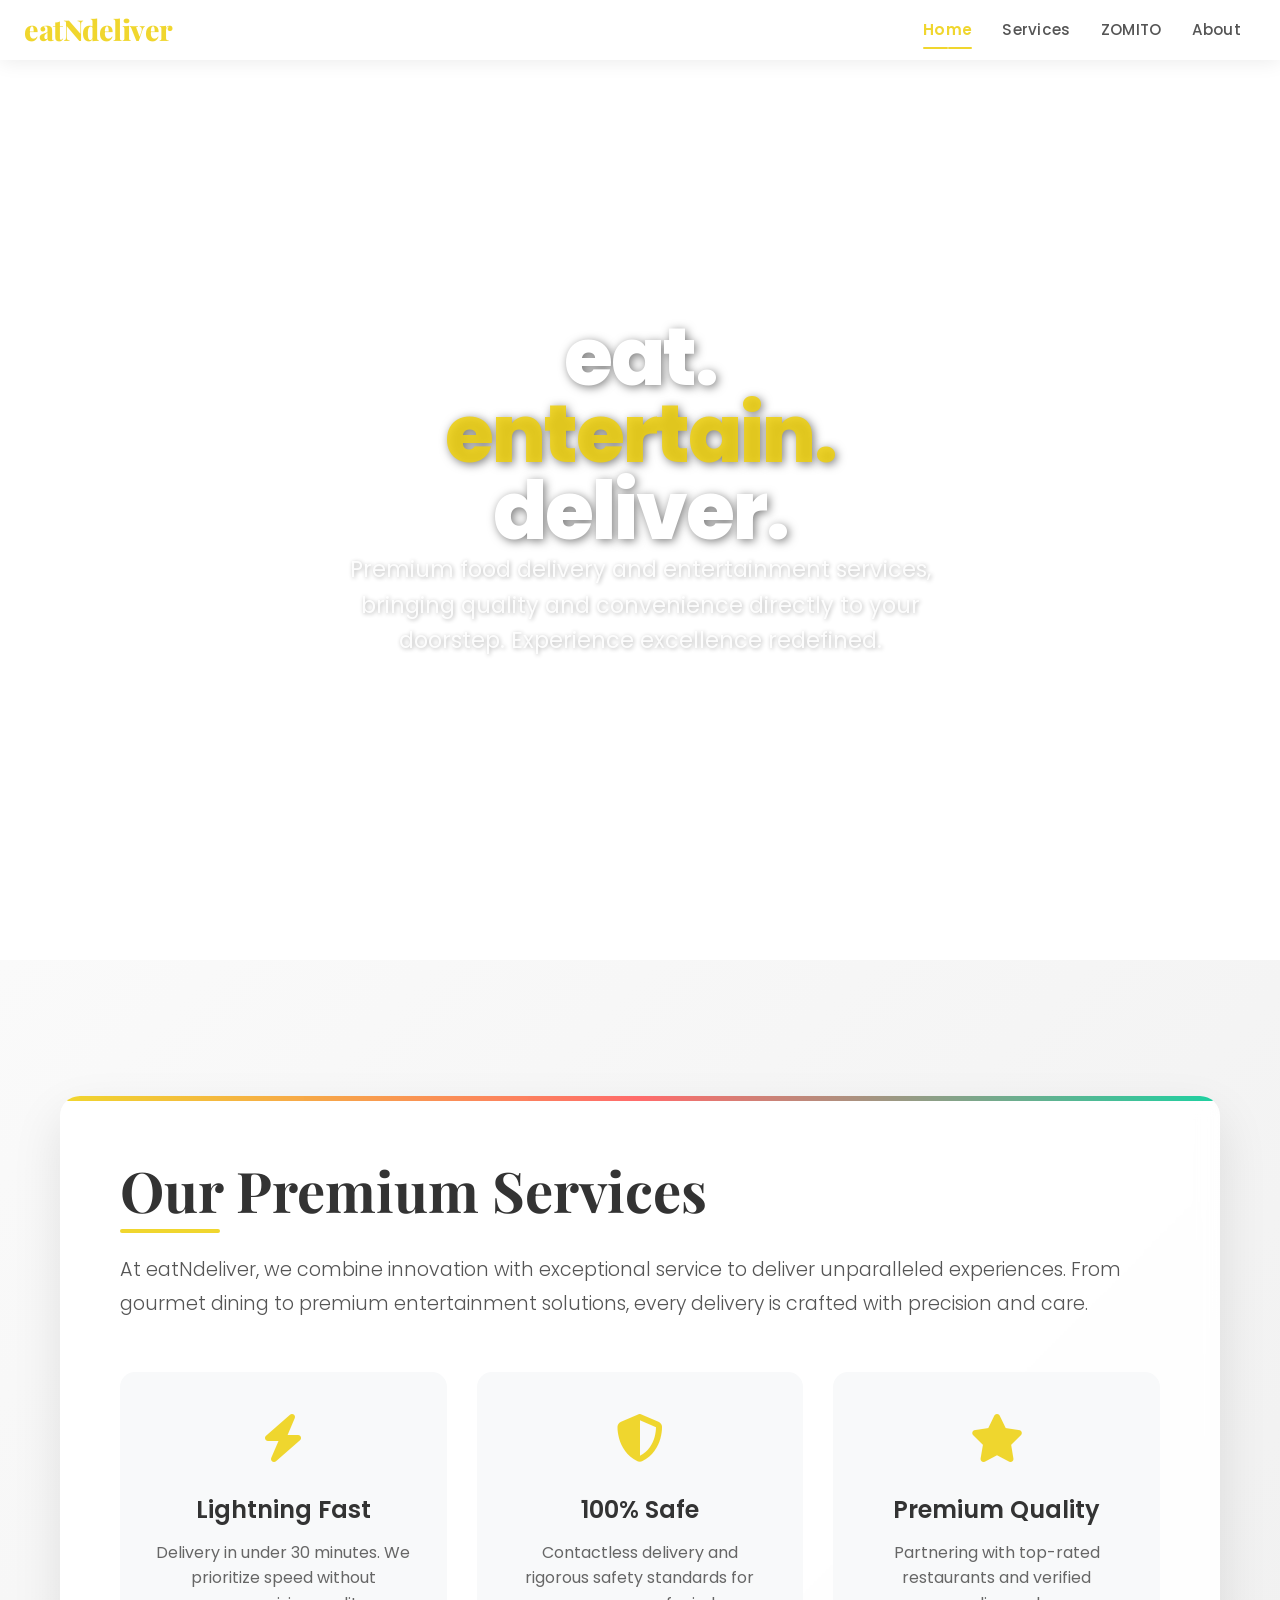
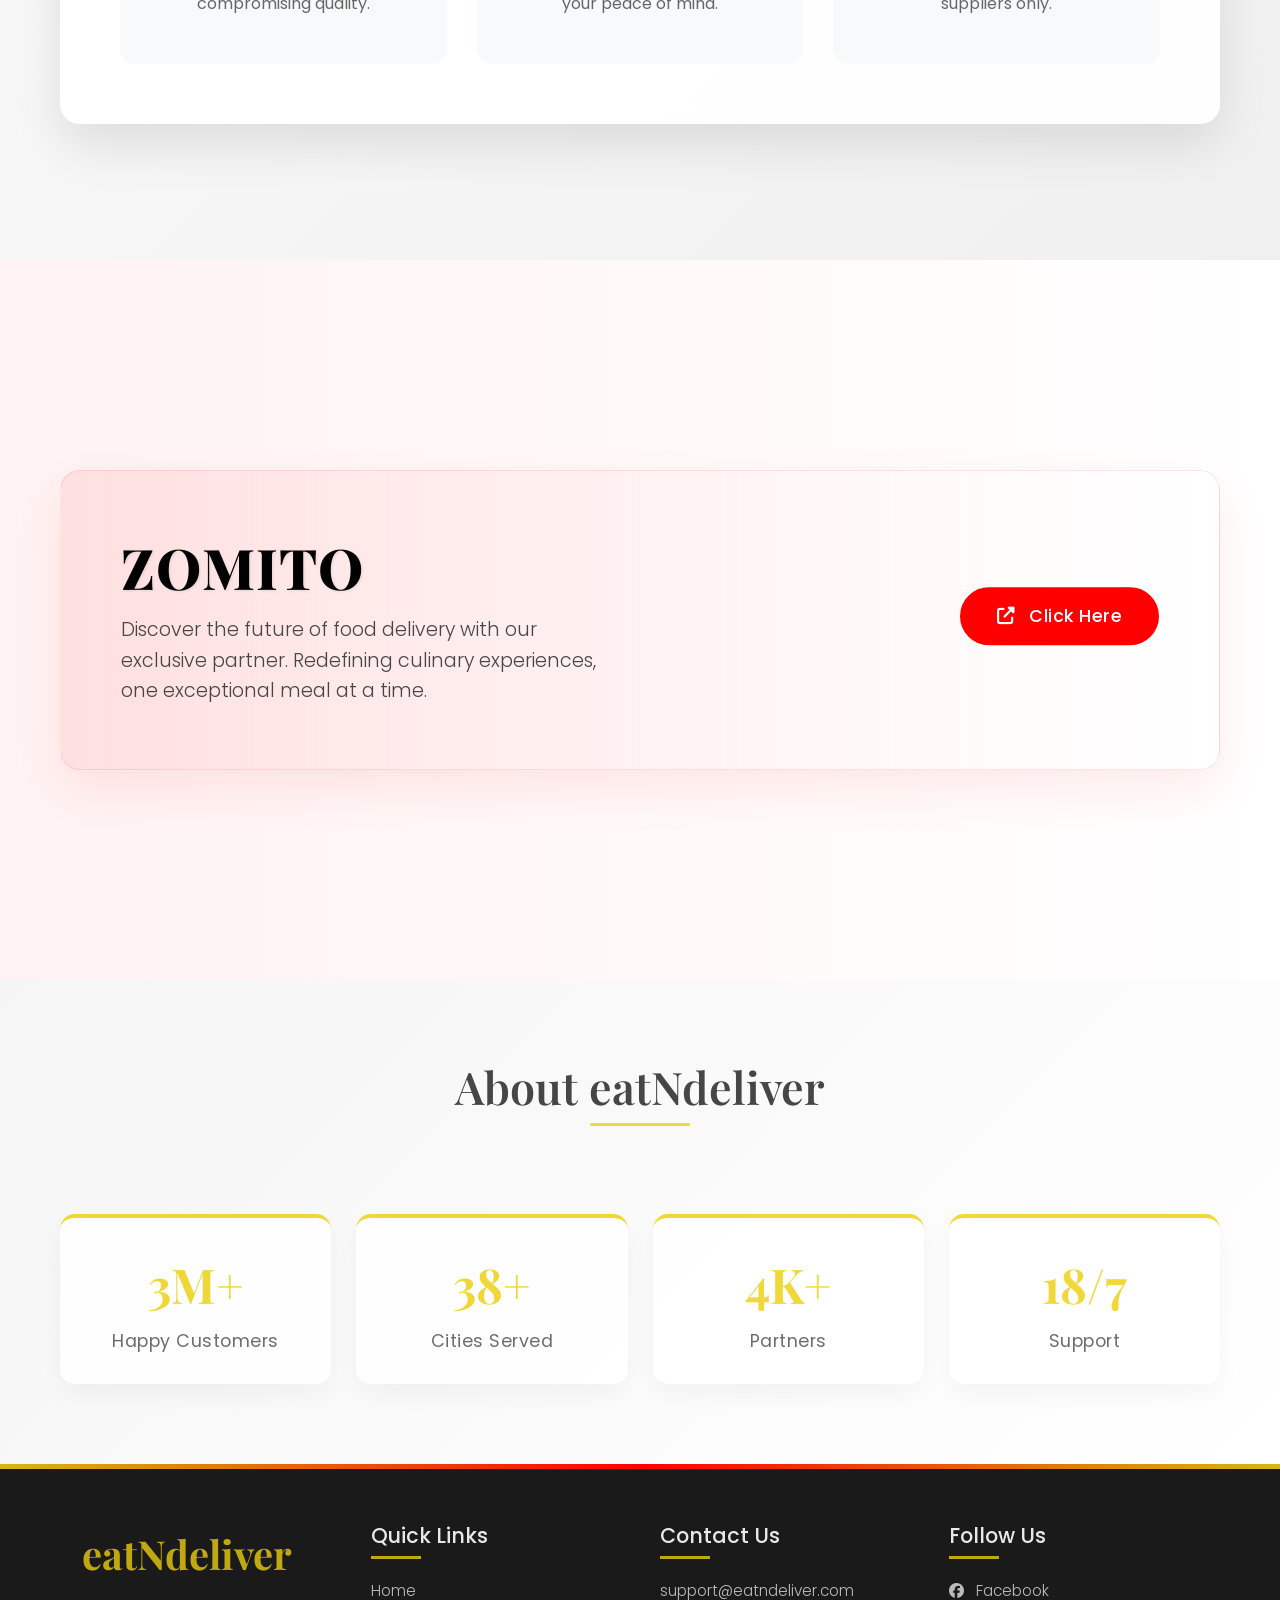
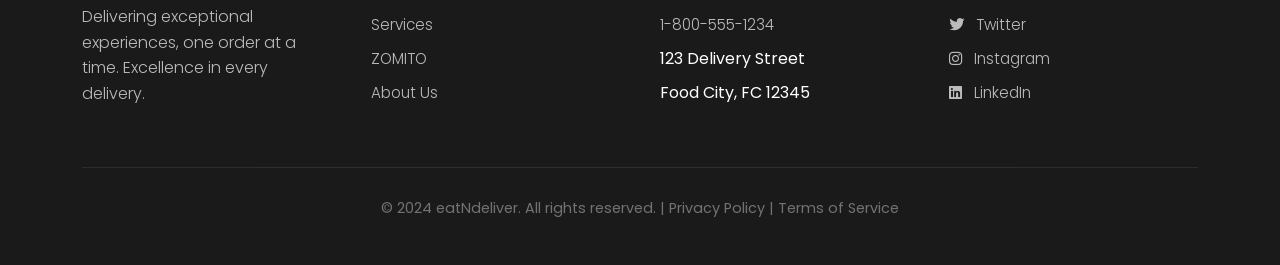
<file: eatNdeliver1/index.html>
<!DOCTYPE html>
<html lang="en">

<head>
    <meta charset="UTF-8">
    <meta name="viewport" content="width=device-width, initial-scale=1.0">
    <title>EatNdeliver - Food & Groceries Delivered</title>

    <!-- Bootstrap CSS -->
    <link href="https://cdn.jsdelivr.net/npm/bootstrap@5.3.0/dist/css/bootstrap.min.css" rel="stylesheet">

    <!-- Font Awesome -->
    <link rel="stylesheet" href="https://cdnjs.cloudflare.com/ajax/libs/font-awesome/6.4.0/css/all.min.css">

    <!-- Google Fonts -->
    <link
        href="https://fonts.googleapis.com/css2?family=Poppins:wght@300;400;500;600;700;800&family=Playfair+Display:wght@400;500;600;700;800&display=swap"
        rel="stylesheet">

    <!-- Animate CSS -->
    <link rel="stylesheet" href="https://cdnjs.cloudflare.com/ajax/libs/animate.css/4.1.1/animate.min.css">

    <style>
        /* ===== LOADING SCREEN ===== */
        .loading-screen {
            position: fixed;
            top: 0;
            left: 0;
            width: 100%;
            height: 100%;
            background: black;
            display: flex;
            justify-content: center;
            align-items: center;
            z-index: 99999;
            opacity: 1;
            transition: opacity 0.8s ease;
        }

        .loading-screen.fade-out {
            opacity: 0;
            pointer-events: none;
        }

        .loading-brand {
            font-family: 'Playfair Display', serif;
            font-size: 6rem;
            font-weight: 800;
            background: linear-gradient(45deg, rgba(238, 208, 15, 0.9), rgba(255, 255, 255, 0.8), rgba(238, 208, 15, 0.9));
            -webkit-background-clip: text;
            background-clip: text;
            color: transparent;
            animation: loadingGlow 2s ease-in-out infinite, loadingShine 3s linear infinite;
            text-shadow: 0 0 40px rgba(238, 208, 15, 0.5);
        }

        @keyframes loadingGlow {
            0%, 100% {
                filter: brightness(1);
                transform: scale(1);
            }
            50% {
                filter: brightness(1.3);
                transform: scale(1.05);
            }
        }

        @keyframes loadingShine {
            0% {
                background-position: -200% center;
            }
            100% {
                background-position: 200% center;
            }
        }

        /* ===== ZOMITO REDIRECT LOADING SCREEN ===== */
        .zomito-redirect-loading {
            position: fixed;
            top: 0;
            left: 0;
            width: 100%;
            height: 100%;
            background: rgba(255, 0, 0, 0.95);
            z-index: 99999;
            display: flex;
            flex-direction: column;
            justify-content: center;
            align-items: center;
            opacity: 0;
            pointer-events: none;
            transition: opacity 0.5s ease;
        }

        .zomito-redirect-loading.active {
            opacity: 1;
            pointer-events: all;
        }

        .zomito-loading-center {
            font-family: 'Playfair Display', serif;
            font-size: 5rem;
            font-weight: 800;
            color: white;
            text-shadow: 0 0 30px rgba(255, 255, 255, 0.8);
            margin-bottom: 20px;
            opacity: 0;
            animation: zomitoFadeIn 1s ease-out 0.5s forwards;
            text-align: center;
        }

        @keyframes zomitoFadeIn {
            from {
                opacity: 0;
                transform: scale(0.8);
            }
            to {
                opacity: 1;
                transform: scale(1);
            }
        }

        .zomito-welcome-message {
            color: white;
            font-size: 1.8rem;
            font-weight: 600;
            letter-spacing: 2px;
            opacity: 0;
            animation: zomitoFadeIn 1s ease-out 1s forwards;
            text-align: center;
            margin-bottom: 40px;
        }

        .zomito-loading-dots {
            display: flex;
            justify-content: center;
            align-items: center;
            gap: 15px;
            margin-top: 20px;
        }

        .zomito-dot {
            width: 20px;
            height: 20px;
            background-color: white;
            border-radius: 50%;
            opacity: 0;
            animation: zomitoDotBounce 1.5s infinite;
        }

        .zomito-dot:nth-child(1) {
            animation-delay: 0.1s;
        }

        .zomito-dot:nth-child(2) {
            animation-delay: 0.2s;
        }

        .zomito-dot:nth-child(3) {
            animation-delay: 0.3s;
        }

        @keyframes zomitoDotBounce {
            0%, 60%, 100% {
                transform: translateY(0);
                opacity: 0.3;
            }
            30% {
                transform: translateY(-20px);
                opacity: 1;
            }
        }

        .zomito-redirect-text {
            color: white;
            font-size: 1.2rem;
            margin-top: 30px;
            opacity: 0.8;
            animation: zomitoFadeIn 1s ease-out 1.5s forwards;
            text-align: center;
        }

        /* Smooth scrolling */
        html {
            scroll-behavior: smooth;
        }

        body {
            margin: 0;
            padding: 0;
            font-family: 'Poppins', sans-serif;
            overflow-x: hidden;
            background-color: #fff;
            color: #333;
        }

        /* ===== NAVBAR STYLES ===== */
        .navbar {
            position: sticky;
            top: 0;
            z-index: 1000;
            background-color: rgba(255, 255, 255, 0.98) !important;
            padding: 8px 0 !important;
            box-shadow: 0 2px 20px rgba(0, 0, 0, 0.08);
            transition: all 0.3s ease;
            backdrop-filter: blur(10px);
            height: 60px;
        }

        .navbar.scrolled {
            padding: 5px 0 !important;
            box-shadow: 0 4px 30px rgba(0, 0, 0, 0.1);
        }

        .navbar .container {
            max-width: 1200px;
            padding-left: 20px;
            padding-right: 20px;
            height: 100%;
        }

        .navbar-brand {
            margin-right: 0 !important;
            margin-left: 0 !important;
            padding-left: 0 !important;
        }

        .navbar-brand-text {
            font-family: 'Playfair Display', serif;
            color: rgba(238, 208, 15, 0.87) !important;
            font-size: 1.8rem;
            font-weight: 800;
            margin: 0 !important;
            padding: 0 !important;
            display: inline-block;
            letter-spacing: -0.5px;
        }

        .navbar-collapse {
            align-items: center;
        }
        
        /* Advanced Navbar Link Animations */
        .nav-link {
            color: #555 !important;
            font-weight: 500;
            margin: 0 15px;
            position: relative;
            padding: 8px 0 !important;
            transition: all 0.3s ease;
            font-size: 0.95rem;
            letter-spacing: 0.3px;
            height: 100%;
            display: flex;
            align-items: center;
        }
        .nav-link::before {
            content: '';
            position: absolute;
            width: 0;
            height: 2px;
            bottom: 0;
            left: 0;
            background: rgba(238, 208, 15, 0.87);
            border-radius: 1px;
            transition: width 0.3s cubic-bezier(0.68, -0.55, 0.265, 1.55);
        }

        .nav-link::after {
            content: '';
            position: absolute;
            width: 0;
            height: 2px;
            bottom: 0;
            right: 0;
            background: rgba(238, 208, 15, 0.87);
            border-radius: 1px;
            transition: width 0.3s cubic-bezier(0.68, -0.55, 0.265, 1.55);
        }

        .nav-link:hover::before,
        .nav-link.active::before {
            width: 50%;
        }

        .nav-link:hover::after,
        .nav-link.active::after {
            width: 50%;
        }

        .nav-link:hover {
            color: rgba(238, 208, 15, 0.87) !important;
        }

        .nav-link.active {
            color: rgba(238, 208, 15, 0.87) !important;
            font-weight: 600;
        }

        .nav-link.active::before,
        .nav-link.active::after {
            width: 50%;
        }
        

        /* ===== HERO SECTION (FIRST PAGE) ===== */
        .hero-section {
            height: 100vh;
            position: relative;
            overflow: hidden;
            display: flex;
            align-items: center;
            justify-content: center;
            margin: 0;
            padding: 0;
        }

        /* Background Slideshow */
        .hero-bg {
            position: absolute;
            top: 0;
            left: 0;
            width: 100%;
            height: 100%;
            z-index: -1;
        }

        .bg-slide {
            position: absolute;
            width: 100%;
            height: 100%;
            background-size: cover;
            background-position: center;
            opacity: 0;
            animation: slideAnimation 18s infinite;
            filter: brightness(0.9);
        }

        .bg-slide:nth-child(1) {
            background-image: url('https://images.unsplash.com/photo-1565299624946-b28f40a0ae38?ixlib=rb-4.0.3&ixid=M3wxMjA3fDB8MHxwaG90by1wYWdlfHx8fGVufDB8fHx8fA%3D%3D&auto=format&fit=crop&w=1381&q=80');
            animation-delay: 0s;
        }

        .bg-slide:nth-child(2) {
            background-image: url('https://images.unsplash.com/photo-1482049016688-2d3e1b311543?ixlib=rb-4.0.3&ixid=M3wxMjA3fDB8MHxwaG90by1wYWdlfHx8fGVufDB8fHx8fA%3D%3D&auto=format&fit=crop&w=1310&q=80');
            animation-delay: 6s;
        }

        .bg-slide:nth-child(3) {
            background-image: url('https://images.unsplash.com/photo-1546069901-ba9599a7e63c?ixlib=rb-4.0.3&ixid=M3wxMjA3fDB8MHxwaG90by1wYWdlfHx8fGVufDB8fHx8fA%3D%3D&auto=format&fit=crop&w=1480&q=80');
            animation-delay: 12s;
        }

        @keyframes slideAnimation {
            0% {
                opacity: 0;
                transform: scale(1.05);
            }
            10% {
                opacity: 1;
                transform: scale(1);
            }
            30% {
                opacity: 1;
                transform: scale(1);
            }
            40% {
                opacity: 0;
                transform: scale(1.05);
            }
            100% {
                opacity: 0;
                transform: scale(1.05);
            }
        }

        .hero-content {
            text-align: center;
            color: white;
            z-index: 2;
            padding: 0;
            opacity: 1;
            width: 100%;
        }

        .hero-title {
            font-size: 5rem;
            font-weight: 800;
            line-height: 0.9;
            margin-bottom: 0;
            text-shadow: 2px 2px 10px rgba(0, 0, 0, 0.5);
            letter-spacing: -2px;
        }

        .hero-title span {
            display: block;
            margin-bottom: 5px;
        }

        .hero-title .eat {
            color: #fff;
            font-weight: 800;
        }

        .hero-title .entertain {
            color: rgba(238, 208, 15, 0.87);
            font-weight: 800;
        }

        .hero-title .deliver {
            color: #fff;
            font-weight: 800;
        }

        .hero-subtitle {
            font-size: 1.4rem;
            margin-bottom: 40px;
            color: rgba(255, 255, 255, 0.9);
            max-width: 600px;
            margin-left: auto;
            margin-right: auto;
            line-height: 1.6;
            font-weight: 400;
            text-shadow: 1px 1px 4px rgba(0, 0, 0, 0.3);
        }

        /* ===== SLIDING BOX SECTION ===== */
        .sliding-box-section {
            min-height: 100vh;
            padding: 100px 0;
            background: linear-gradient(135deg, #fafafa 0%, #f0f0f0 100%);
            position: relative;
            overflow: hidden;
            display: flex;
            align-items: center;
        }

        .sliding-box-container {
            max-width: 1200px;
            margin: 0 auto;
            padding: 0 20px;
            width: 100%;
        }

        .sliding-box {
            background: rgba(255, 255, 255, 0.92);
            border-radius: 20px;
            padding: 60px;
            box-shadow: 0 20px 50px rgba(0, 0, 0, 0.1);
            transform: translateX(-100%);
            opacity: 0;
            transition: all 0.8s cubic-bezier(0.68, -0.55, 0.265, 1.55);
            position: relative;
            overflow: hidden;
            backdrop-filter: blur(10px);
        }

        .sliding-box.visible {
            transform: translateX(0);
            opacity: 1;
        }

        .sliding-box::before {
            content: '';
            position: absolute;
            top: 0;
            left: 0;
            width: 100%;
            height: 5px;
            background: linear-gradient(90deg, rgba(238, 208, 15, 0.87), #ff6b6b, #1dd1a1);
        }

        .sliding-box-title {
            font-family: 'Playfair Display', serif;
            font-size: 3.5rem;
            font-weight: 700;
            margin-bottom: 30px;
            color: #333;
            position: relative;
            display: inline-block;
        }

        .sliding-box-title::after {
            content: '';
            position: absolute;
            bottom: -10px;
            left: 0;
            width: 100px;
            height: 4px;
            background: rgba(238, 208, 15, 0.87);
            border-radius: 2px;
        }

        .sliding-box-content {
            font-size: 1.2rem;
            line-height: 1.8;
            color: #555;
            margin-bottom: 40px;
            font-weight: 300;
        }

        .features-grid {
            display: grid;
            grid-template-columns: repeat(auto-fit, minmax(250px, 1fr));
            gap: 30px;
            margin-top: 50px;
        }

        .feature-item {
            text-align: center;
            padding: 30px;
            background: #f8f9fa;
            border-radius: 15px;
            transition: all 0.3s ease;
            border: 2px solid transparent;
        }

        .feature-item:hover {
            transform: translateY(-5px);
            border-color: rgba(238, 208, 15, 0.87);
            box-shadow: 0 10px 30px rgba(238, 208, 15, 0.1);
        }

        .feature-icon {
            font-size: 3rem;
            color: rgba(238, 208, 15, 0.87);
            margin-bottom: 20px;
        }

        .feature-title {
            font-size: 1.5rem;
            font-weight: 600;
            margin-bottom: 15px;
            color: #333;
        }

        .feature-description {
            color: #666;
            line-height: 1.6;
        }

        /* ===== ZOMITO SECTION ===== */
        .zomito-section {
            min-height: 80vh;
            padding: 100px 0;
            background: linear-gradient(to right, rgba(255, 0, 0, 0.05), rgba(255, 255, 255, 0.9));
            position: relative;
            overflow: hidden;
            display: flex;
            align-items: center;
        }

        .zomito-container {
            max-width: 1200px;
            margin: 0 auto;
            padding: 0 20px;
            width: 100%;
        }

        .zomito-box {
            background: linear-gradient(to right, rgba(255, 0, 0, 0.08), rgba(255, 255, 255, 0.95));
            border-radius: 20px;
            padding: 60px;
            box-shadow: 0 20px 50px rgba(255, 0, 0, 0.08);
            position: relative;
            overflow: hidden;
            min-height: 300px;
            display: flex;
            align-items: center;
            transform: translateX(-100%);
            opacity: 0;
            transition: all 0.9s cubic-bezier(0.4, 0, 0.2, 1);
            border: 1px solid rgba(255, 0, 0, 0.1);
        }

        .zomito-box.visible {
            transform: translateX(0);
            opacity: 1;
        }

        .zomito-content {
            flex: 1;
        }

        .zomito-title {
            font-family: 'Playfair Display', serif;
            font-size: 3.5rem;
            font-weight: 800;
            color: #000;
            margin-bottom: 15px;
            letter-spacing: 1px;
            text-shadow: 1px 1px 3px rgba(0, 0, 0, 0.1);
        }

        .zomito-subtitle {
            font-size: 1.2rem;
            color: #333;
            margin-bottom: 0;
            max-width: 500px;
            line-height: 1.6;
            font-weight: 300;
            opacity: 0.9;
        }

        .zomito-btn-container {
            position: absolute;
            top: 50%;
            right: 60px;
            transform: translateY(-50%);
        }

        .zomito-btn {
            display: inline-block;
            padding: 14px 35px;
            background: #ff0000;
            color: white;
            text-decoration: none;
            border-radius: 50px;
            font-size: 1.1rem;
            font-weight: 500;
            transition: all 0.3s ease;
            border: 2px solid #ff0000;
            position: relative;
            overflow: hidden;
            z-index: 1;
            letter-spacing: 0.5px;
        }

        .zomito-btn::before {
            content: '';
            position: absolute;
            top: 0;
            left: -100%;
            width: 100%;
            height: 100%;
            background: linear-gradient(90deg, transparent, rgba(255, 255, 255, 0.2), transparent);
            transition: left 0.7s ease;
            z-index: -1;
        }

        .zomito-btn:hover {
            background: white;
            color: #ff0000;
            transform: translateY(-3px) scale(1.05);
            box-shadow: 0 12px 25px rgba(255, 0, 0, 0.2);
        }

        .zomito-btn:hover::before {
            left: 100%;
        }

        .zomito-btn:active {
            transform: translateY(-1px) scale(1.02);
        }

        /* ===== ABOUT SECTION ===== */
        .about-section {
            padding: 80px 0;
            background: linear-gradient(135deg, #f5f5f5 0%, #ffffff 100%);
            position: relative;
        }

        .about-container {
            max-width: 1200px;
            margin: 0 auto;
            padding: 0 20px;
        }

        .about-title {
            font-family: 'Playfair Display', serif;
            font-size: 2.8rem;
            font-weight: 600;
            color: #333;
            margin-bottom: 50px;
            text-align: center;
            position: relative;
            display: inline-block;
            left: 50%;
            transform: translateX(-50%);
            opacity: 0.9;
        }

        .about-title::after {
            content: '';
            position: absolute;
            bottom: -12px;
            left: 50%;
            transform: translateX(-50%);
            width: 100px;
            height: 3px;
            background: rgba(238, 208, 15, 0.87);
            border-radius: 2px;
        }

        .about-stats {
            display: grid;
            grid-template-columns: repeat(auto-fit, minmax(180px, 1fr));
            gap: 25px;
            margin-top: 50px;
        }

        .stat-item {
            text-align: center;
            padding: 30px;
            background: rgba(255, 255, 255, 0.85);
            border-radius: 15px;
            box-shadow: 0 10px 30px rgba(0, 0, 0, 0.05);
            transition: all 0.3s ease;
            border-top: 4px solid rgba(238, 208, 15, 0.87);
            opacity: 0.95;
        }

        .stat-item:hover {
            transform: translateY(-8px);
            box-shadow: 0 15px 35px rgba(0, 0, 0, 0.1);
            opacity: 1;
        }

        .stat-number {
            font-size: 3rem;
            font-weight: 700;
            color: rgba(238, 208, 15, 0.87);
            margin-bottom: 8px;
            font-family: 'Playfair Display', serif;
        }

        .stat-label {
            font-size: 1.1rem;
            color: #666;
            font-weight: 400;
            letter-spacing: 0.5px;
        }

        /* ===== FOOTER ===== */
        .footer {
            background: #1a1a1a;
            color: white;
            padding: 60px 0 30px;
            position: relative;
        }

        .footer::before {
            content: '';
            position: absolute;
            top: 0;
            left: 0;
            right: 0;
            height: 5px;
            background: linear-gradient(90deg, rgba(238, 208, 15, 0.87), #ff0000, rgba(238, 208, 15, 0.87));
        }

        .footer-brand {
            font-family: 'Playfair Display', serif;
            font-size: 2.5rem;
            font-weight: 700;
            color: rgba(238, 208, 15, 0.87);
            margin-bottom: 20px;
            opacity: 0.9;
        }

        .footer-links {
            display: grid;
            grid-template-columns: repeat(auto-fit, minmax(200px, 1fr));
            gap: 40px;
            margin-bottom: 40px;
        }

        .footer-section h4 {
            color: white;
            font-size: 1.3rem;
            margin-bottom: 20px;
            position: relative;
            padding-bottom: 10px;
            opacity: 0.9;
        }

        .footer-section h4::after {
            content: '';
            position: absolute;
            bottom: 0;
            left: 0;
            width: 50px;
            height: 3px;
            background: rgba(238, 208, 15, 0.87);
        }

        .footer-section ul {
            list-style: none;
            padding: 0;
            margin: 0;
        }

        .footer-section ul li {
            margin-bottom: 10px;
        }

        .footer-section ul li a {
            color: #bbb;
            text-decoration: none;
            transition: all 0.3s ease;
            font-size: 0.95rem;
            font-weight: 300;
        }

        .footer-section ul li a:hover {
            color: rgba(238, 208, 15, 0.87);
            padding-left: 5px;
        }

        .footer-bottom {
            text-align: center;
            padding-top: 30px;
            border-top: 1px solid #333;
            color: #888;
            font-size: 0.9rem;
            opacity: 0.8;
        }

        /* ===== SCROLL DOWN ARROW ===== */
        .scroll-down-arrow {
            position: absolute;
            bottom: 30px;
            left: 50%;
            transform: translateX(-50%);
            color: white;
            font-size: 2rem;
            cursor: pointer;
            animation: bounce 2s infinite;
            z-index: 2;
            opacity: 0.9;
        }

        @keyframes bounce {
            0%, 20%, 50%, 80%, 100% {
                transform: translateY(0) translateX(-50%);
            }
            40% {
                transform: translateY(-10px) translateX(-50%);
            }
            60% {
                transform: translateY(-5px) translateX(-50%);
            }
        }

        /* ===== ANIMATION UTILITIES ===== */
        .animate-on-scroll {
            opacity: 0;
            transform: translateY(25px);
            transition: all 0.7s ease;
        }

        .animate-on-scroll.visible {
            opacity: 1;
            transform: translateY(0);
        }

        /* ===== RESPONSIVE DESIGN ===== */
        @media (max-width: 1200px) {
            .hero-title {
                font-size: 4.5rem;
            }
            
            .zomito-title {
                font-size: 3rem;
            }
            
            .sliding-box-title {
                font-size: 3rem;
            }
            
            .zomito-loading-center {
                font-size: 4rem;
            }
        }

        @media (max-width: 992px) {
            .hero-title {
                font-size: 3.8rem;
            }
            
            .hero-subtitle {
                font-size: 1.2rem;
            }
            
            .sliding-box {
                padding: 40px;
            }
            
            .zomito-box {
                padding: 40px;
                flex-direction: column;
                text-align: center;
            }
            
            .zomito-btn-container {
                position: relative;
                top: auto;
                right: auto;
                transform: none;
                margin-top: 30px;
            }
            
            .zomito-title {
                font-size: 2.5rem;
            }
            
            .about-title {
                font-size: 2.2rem;
            }
            
            .nav-link {
                margin: 0 10px;
                font-size: 0.9rem;
            }
            
            .zomito-loading-center {
                font-size: 3.5rem;
            }
            
            .zomito-welcome-message {
                font-size: 1.5rem;
            }
        }

        @media (max-width: 768px) {
            .hero-title {
                font-size: 3rem;
            }
            
            .hero-subtitle {
                font-size: 1.1rem;
                max-width: 90%;
            }
            
            .sliding-box {
                padding: 30px;
            }
            
            .sliding-box-title,
            .zomito-title {
                font-size: 2.2rem;
            }
            
            .zomito-box {
                padding: 30px 25px;
            }
            
            .zomito-btn {
                padding: 12px 30px;
                font-size: 1rem;
            }
            
            .features-grid {
                grid-template-columns: 1fr;
                gap: 20px;
            }
            
            .about-title {
                font-size: 2rem;
            }
            
            .stat-item {
                padding: 25px;
            }
            
            .stat-number {
                font-size: 2.5rem;
            }
            
            .navbar-brand-text {
                font-size: 1.5rem;
            }
            
            .loading-brand {
                font-size: 4rem;
            }
            
            .zomito-loading-center {
                font-size: 3rem;
            }
            
            .zomito-welcome-message {
                font-size: 1.3rem;
            }
            
            .zomito-dot {
                width: 15px;
                height: 15px;
            }
        }

        @media (max-width: 576px) {
            .hero-title {
                font-size: 2.5rem;
            }
            
            .hero-subtitle {
                font-size: 1rem;
            }
            
            .sliding-box-title,
            .zomito-title {
                font-size: 1.8rem;
            }
            
            .zomito-box {
                padding: 25px 20px;
            }
            
            .about-title {
                font-size: 1.8rem;
            }
            
            .stat-number {
                font-size: 2.2rem;
            }
            
            .navbar-brand-text {
                font-size: 1.3rem;
            }
            
            .loading-brand {
                font-size: 3rem;
            }
            
            .nav-link {
                margin: 0 5px;
                font-size: 0.85rem;
            }
            
            .hero-section {
                height: 100vh;
            }
            
            .zomito-loading-center {
                font-size: 2.5rem;
            }
            
            .zomito-welcome-message {
                font-size: 1.1rem;
            }
            
            .zomito-dot {
                width: 12px;
                height: 12px;
            }
            
            .zomito-redirect-text {
                font-size: 1rem;
            }
        }
    </style>
</head>

<body>
    <!-- Main Loading Screen -->
    <div class="loading-screen" id="loadingScreen">
        <div class="loading-brand">eatNdeliver</div>
    </div>

    <!-- Zomito Redirect Loading Screen -->
    <div class="zomito-redirect-loading" id="zomitoRedirectLoading">
        <div class="zomito-loading-center">ZOMITO</div>
        <div class="zomito-welcome-message">Welcome to Food Paradise</div>
        <div class="zomito-loading-dots">
            <div class="zomito-dot"></div>
            <div class="zomito-dot"></div>
            <div class="zomito-dot"></div>
        </div>
        <div class="zomito-redirect-text">Redirecting to Zomito...</div>
    </div>

        <!-- Navbar -->
     <nav class="navbar navbar-expand-lg navbar-light" id="mainNavbar">
        <div class="container-fluid px-4">
            <a class="navbar-brand" href="#home">
                <span class="navbar-brand-text">eatNdeliver</span>
            </a>

            <button class="navbar-toggler" type="button" data-bs-toggle="collapse"
                data-bs-target="#navbarNav" aria-controls="navbarNav" aria-expanded="false" aria-label="Toggle navigation">
                <span class="navbar-toggler-icon"></span>
            </button>

            <div class="collapse navbar-collapse" id="navbarNav">
                <ul class="navbar-nav ms-auto">
                    <li class="nav-item">
                        <a class="nav-link active" href="#home">
                            <span>Home</span>
                        </a>
                    </li>
                    <li class="nav-item">
                        <a class="nav-link" href="#services">
                            <span>Services</span>
                        </a>
                    </li>
                    <li class="nav-item">
                        <a class="nav-link" href="#zomito">
                            <span>ZOMITO</span>
                        </a>
                    </li>
                    <li class="nav-item">
                        <a class="nav-link" href="#about">
                            <span>About</span>
                        </a>
                    </li>
                </ul>
            </div>
        </div>
    </nav>

    <!-- Hero Section -->
    <section id="home" class="hero-section">
        <div class="hero-bg">
            <div class="bg-slide"></div>
            <div class="bg-slide"></div>
            <div class="bg-slide"></div>
        </div>
        <div class="hero-content">
            <h1 class="hero-title">
                <span class="eat">eat.</span>
                <span class="entertain">entertain.</span>
                <span class="deliver">deliver.</span>
            </h1>
            <p class="hero-subtitle">
                Premium food delivery and entertainment services, 
                bringing quality and convenience directly to your doorstep. 
                Experience excellence redefined.
            </p>
        </div>
        <div class="scroll-down-arrow" onclick="scrollToSection('services')">
            <i class="fas fa-chevron-down"></i>
        </div>
    </section>

    <!-- Sliding Box Section -->
    <section id="services" class="sliding-box-section">
        <div class="sliding-box-container">
            <div class="sliding-box" id="slidingBox">
                <h2 class="sliding-box-title">Our Premium Services</h2>
                <p class="sliding-box-content">
                    At eatNdeliver, we combine innovation with exceptional service 
                    to deliver unparalleled experiences. From gourmet dining to 
                    premium entertainment solutions, every delivery is crafted 
                    with precision and care.
                </p>
                
                <div class="features-grid">
                    <div class="feature-item">
                        <div class="feature-icon">
                            <i class="fas fa-bolt"></i>
                        </div>
                        <h3 class="feature-title">Lightning Fast</h3>
                        <p class="feature-description">
                            Delivery in under 30 minutes. We prioritize speed without compromising quality.
                        </p>
                    </div>
                    
                    <div class="feature-item">
                        <div class="feature-icon">
                            <i class="fas fa-shield-alt"></i>
                        </div>
                        <h3 class="feature-title">100% Safe</h3>
                        <p class="feature-description">
                            Contactless delivery and rigorous safety standards for your peace of mind.
                        </p>
                    </div>
                    
                    <div class="feature-item">
                        <div class="feature-icon">
                            <i class="fas fa-star"></i>
                        </div>
                        <h3 class="feature-title">Premium Quality</h3>
                        <p class="feature-description">
                            Partnering with top-rated restaurants and verified suppliers only.
                        </p>
                    </div>
                </div>
            </div>
        </div>
    </section>

    <!-- Zomito Section -->
    <section id="zomito" class="zomito-section">
        <div class="zomito-container">
            <div class="zomito-box" id="zomitoBox">
                <div class="zomito-content">
                    <h2 class="zomito-title">ZOMITO</h2>
                    <p class="zomito-subtitle">
                        Discover the future of food delivery with our exclusive partner. 
                        Redefining culinary experiences, one exceptional meal at a time.
                    </p>
                </div>
                <div class="zomito-btn-container">
                    <a href="#" class="zomito-btn" onclick="redirectToZomito(event)">
                        <i class="fas fa-external-link-alt me-2"></i> Click Here
                    </a>
                </div>
            </div>
        </div>
    </section>

    <!-- About Section -->
    <section id="about" class="about-section">
        <div class="about-container">
            <h2 class="about-title">About eatNdeliver</h2>
            
            <div class="about-stats">
                <div class="stat-item">
                    <div class="stat-number" id="stat1">5M+</div>
                    <div class="stat-label">Happy Customers</div>
                </div>
                
                <div class="stat-item">
                    <div class="stat-number" id="stat2">50+</div>
                    <div class="stat-label">Cities Served</div>
                </div>
                
                <div class="stat-item">
                    <div class="stat-number" id="stat3">5000+</div>
                    <div class="stat-label">Partners</div>
                </div>
                
                <div class="stat-item">
                    <div class="stat-number" id="stat4">24/7</div>
                    <div class="stat-label">Support</div>
                </div>
            </div>
        </div>
    </section>

    <!-- Footer -->
    <footer class="footer">
        <div class="container">
            <div class="footer-links">
                <div class="footer-section">
                    <div class="footer-brand">eatNdeliver</div>
                    <p style="color: #bbb; margin-bottom: 20px; font-weight: 300; line-height: 1.6;">
                        Delivering exceptional experiences, one order at a time. 
                        Excellence in every delivery.
                    </p>
                </div>
                
                <div class="footer-section">
                    <h4>Quick Links</h4>
                    <ul>
                        <li><a href="#home">Home</a></li>
                        <li><a href="#services">Services</a></li>
                        <li><a href="#zomito">ZOMITO</a></li>
                        <li><a href="#about">About Us</a></li>
                    </ul>
                </div>
                
                <div class="footer-section">
                    <h4>Contact Us</h4>
                    <ul>
                        <li><a href="mailto:support@eatndeliver.com">support@eatndeliver.com</a></li>
                        <li><a href="tel:+18005551234">1-800-555-1234</a></li>
                        <li>123 Delivery Street</li>
                        <li>Food City, FC 12345</li>
                    </ul>
                </div>
                
                <div class="footer-section">
                    <h4>Follow Us</h4>
                    <ul>
                        <li><a href="#"><i class="fab fa-facebook me-2"></i> Facebook</a></li>
                        <li><a href="#"><i class="fab fa-twitter me-2"></i> Twitter</a></li>
                        <li><a href="#"><i class="fab fa-instagram me-2"></i> Instagram</a></li>
                        <li><a href="#"><i class="fab fa-linkedin me-2"></i> LinkedIn</a></li>
                    </ul>
                </div>
            </div>
            
            <div class="footer-bottom">
                <p>&copy; 2024 eatNdeliver. All rights reserved. | Privacy Policy | Terms of Service</p>
            </div>
        </div>
    </footer>

    <!-- Bootstrap JS -->
    <script src="https://cdn.jsdelivr.net/npm/bootstrap@5.3.0/dist/js/bootstrap.bundle.min.js"></script>

    <script>
        // Initialize loading screen
        document.addEventListener('DOMContentLoaded', function() {
            const loadingScreen = document.getElementById('loadingScreen');
            
            // Show loading screen briefly
            setTimeout(() => {
                loadingScreen.classList.add('fade-out');
                setTimeout(() => {
                    loadingScreen.style.display = 'none';
                }, 800);
            }, 1500);
            
            // Initialize scroll animations
            initScrollAnimations();
            
            // Initialize counter animations
            initCounterAnimations();
        });

        // Scroll to section function
        function scrollToSection(sectionId) {
            const section = document.getElementById(sectionId);
            if (section) {
                window.scrollTo({
                    top: section.offsetTop - 60,
                    behavior: 'smooth'
                });
            }
        }

        // Redirect to Zomago with loading animation
        function redirectToZomito(event) {
            event.preventDefault();
            
            // Show the Zomito redirect loading screen
            const zomitoRedirectLoading = document.getElementById('zomitoRedirectLoading');
            zomitoRedirectLoading.classList.add('active');
            
            // After animation completes, redirect to zomago.html
            setTimeout(() => {
                window.location.href = 'zomago.html';
            }, 2500);
        }

        // Initialize scroll animations
        function initScrollAnimations() {
            const slidingBox = document.getElementById('slidingBox');
            const zomitoBox = document.getElementById('zomitoBox');
            
            // Check initial state
            checkScroll();
            
            // Add scroll listener
            window.addEventListener('scroll', checkScroll);
            
            // Smooth scroll for nav links
            document.querySelectorAll('a[href^="#"]').forEach(anchor => {
                anchor.addEventListener('click', function(e) {
                    e.preventDefault();
                    const targetId = this.getAttribute('href');
                    if (targetId === '#') return;
                    
                    const targetSection = document.querySelector(targetId);
                    if (targetSection) {
                        window.scrollTo({
                            top: targetSection.offsetTop - 60,
                            behavior: 'smooth'
                        });
                    }
                });
            });
        }

        // Check scroll position for animations
        function checkScroll() {
            const slidingBox = document.getElementById('slidingBox');
            const zomitoBox = document.getElementById('zomitoBox');
            
            // Sliding box animation
            if (isElementInViewport(slidingBox)) {
                slidingBox.classList.add('visible');
            }
            
            // Zomito box animation
            if (isElementInViewport(zomitoBox)) {
                zomitoBox.classList.add('visible');
            }
            
            // Update active nav link
            updateActiveNavLink();
        }

        // Check if element is in viewport
        function isElementInViewport(el) {
            if (!el) return false;
            const rect = el.getBoundingClientRect();
            return (
                rect.top <= window.innerHeight * 0.75 &&
                rect.bottom >= 0
            );
        }

        // Initialize counter animations
        function initCounterAnimations() {
            const stats = [
                { element: document.getElementById('stat1'), start: 0, end: 5, suffix: 'M+' },
                { element: document.getElementById('stat2'), start: 0, end: 50, suffix: '+' },
                { element: document.getElementById('stat3'), start: 0, end: 5000, suffix: '+' },
                { element: document.getElementById('stat4'), start: 0, end: 24, suffix: '/7' }
            ];
            
            let animated = false;
            
            function animateStats() {
                if (!animated && isElementInViewport(stats[0].element)) {
                    animated = true;
                    stats.forEach(stat => {
                        if (stat.element) {
                            animateCounter(stat.element, stat.start, stat.end, stat.suffix, 2000);
                        }
                    });
                }
            }
            
            // Check on scroll
            window.addEventListener('scroll', animateStats);
            // Initial check
            animateStats();
        }

        // Animate counter
        function animateCounter(element, start, end, suffix, duration) {
            let startTime = null;
            
            function updateCounter(timestamp) {
                if (!startTime) startTime = timestamp;
                const progress = timestamp - startTime;
                const percentage = Math.min(progress / duration, 1);
                
                // Easing function
                const easeOut = 1 - Math.pow(1 - percentage, 3);
                const currentValue = Math.floor(start + (end - start) * easeOut);
                
                if (suffix === 'M+') {
                    element.textContent = currentValue + suffix;
                } else if (suffix === '+' && end >= 1000) {
                    element.textContent = (currentValue / 1000).toFixed(0) + 'K+';
                } else {
                    element.textContent = currentValue + suffix;
                }
                
                if (percentage < 1) {
                    requestAnimationFrame(updateCounter);
                }
            }
            
            requestAnimationFrame(updateCounter);
        }

        // Update active nav link
        function updateActiveNavLink() {
            const sections = document.querySelectorAll('section[id]');
            const navLinks = document.querySelectorAll('.nav-link');
            
            let current = '';
            
            sections.forEach(section => {
                const sectionTop = section.offsetTop;
                const sectionHeight = section.clientHeight;
                
                if (window.scrollY >= (sectionTop - 100)) {
                    current = section.getAttribute('id');
                }
            });
            
            navLinks.forEach(link => {
                link.classList.remove('active');
                if (link.getAttribute('href').substring(1) === current) {
                    link.classList.add('active');
                }
            });
        }
    </script>
</body>
</html>
</file>
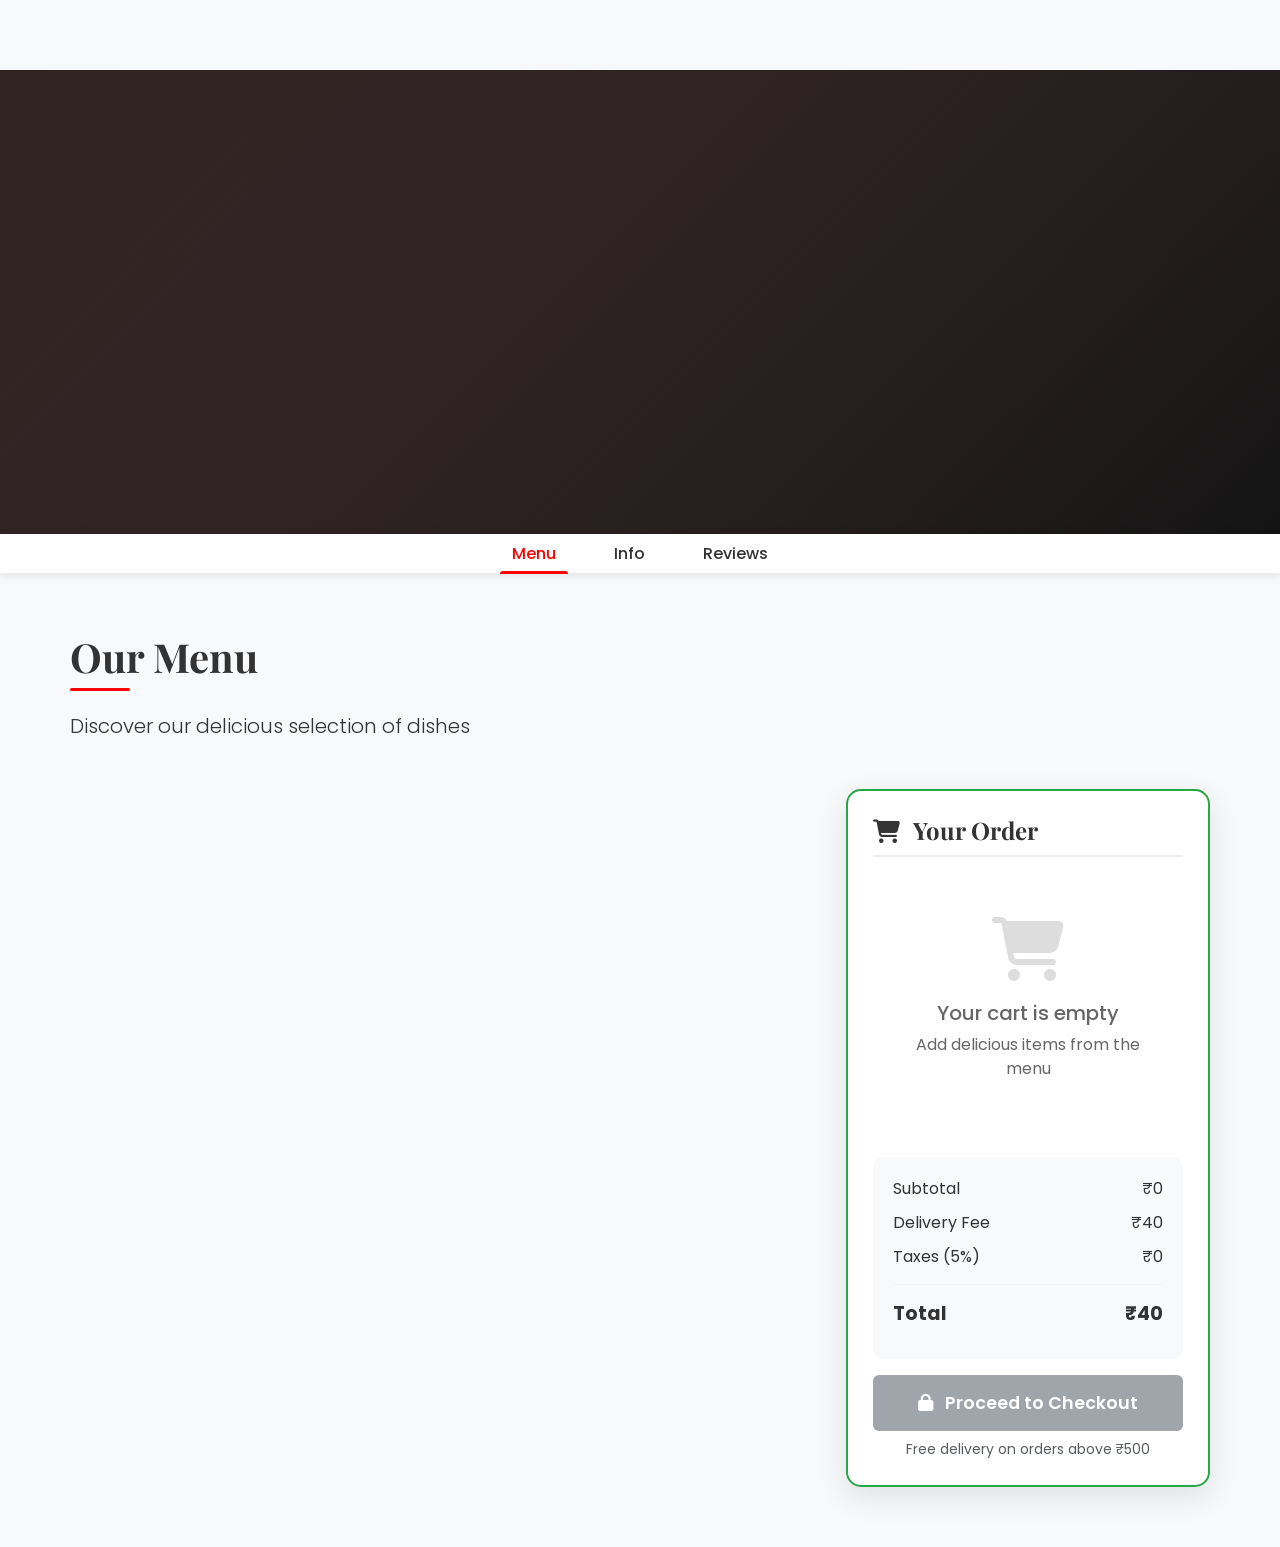
<file: eatNdeliver1/res.html>
<!DOCTYPE html>
<html lang="en">
<head>
    <meta charset="UTF-8">
    <meta name="viewport" content="width=device-width, initial-scale=1.0">
    <title>Restaurant - Zomito</title>
    <!-- Bootstrap 5 CSS -->
    <link href="https://cdn.jsdelivr.net/npm/bootstrap@5.3.0-alpha1/dist/css/bootstrap.min.css" rel="stylesheet">
    <!-- Font Awesome -->
    <link rel="stylesheet" href="https://cdnjs.cloudflare.com/ajax/libs/font-awesome/6.4.0/css/all.min.css">
    <!-- Google Fonts -->
    <link href="https://fonts.googleapis.com/css2?family=Poppins:wght@300;400;500;600;700&family=Playfair+Display:wght@700;800&display=swap" rel="stylesheet">
    <style>
        :root {
            --primary-red: #ff0000;
            --primary-green: #28a745;
            --light-red: rgba(255, 0, 0, 0.1);
            --light-green: rgba(40, 167, 69, 0.1);
        }

        * {
            margin: 0;
            padding: 0;
            box-sizing: border-box;
        }

        body {
            font-family: 'Poppins', sans-serif;
            background-color: #f8f9fa;
            color: #333;
            scrollbar-width: thin;
            scrollbar-color: rgba(255, 0, 0, 0.3) #f8f9fa;
        }

        body::-webkit-scrollbar {
            width: 8px;
        }

        body::-webkit-scrollbar-track {
            background: #f8f9fa;
        }

        body::-webkit-scrollbar-thumb {
            background: rgba(255, 0, 0, 0.3);
            border-radius: 5px;
        }

        body::-webkit-scrollbar-thumb:hover {
            background: #ff0000;
        }

        /* Navbar Styles */
        .navbar {
            background-color: white !important;
            box-shadow: 0 2px 10px rgba(0, 0, 0, 0.1);
            position: fixed;
            top: 0;
            width: 100%;
            z-index: 1000;
            border-bottom: 4px solid var(--primary-red);
            padding: 10px 0 !important;
            transform: translateY(-100%);
            opacity: 0;
            transition: transform 0.5s ease, opacity 0.3s ease;
             position: fixed;
    top: 0;
    width: 100%;
    z-index: 1000;
        }

        .navbar.loaded {
            transform: translateY(0);
            opacity: 1;
        }

        .navbar .container-fluid {
            padding-left: 20px !important;
            padding-right: 20px !important;
        }

        .navbar-brand-text {
            font-family: 'Playfair Display', serif;
            color: #0a0a0a !important;
            font-size: 2rem;
            font-weight: 800;
            margin: 0 !important;
            padding: 0 !important;
        }

        .nav-link {
            color: #333 !important;
            font-weight: 500;
            margin: 0 12px;
            transition: color 0.3s ease;
            position: relative;
            font-family: 'Poppins', sans-serif;
            font-size: 1rem;
            padding: 8px 12px !important;
            border-radius: 8px;
        }

        .nav-link:hover {
            color: var(--primary-red) !important;
            background-color: rgba(255, 0, 0, 0.05);
        }

        .nav-link.active {
            color: var(--primary-red) !important;
            font-weight: 500;
        }

        .cart-count-badge {
            position: absolute;
            top: -5px;
            right: -5px;
            background: #ff0000;
            color: white;
            font-size: 0.7rem;
            font-weight: 600;
            width: 18px;
            height: 18px;
            border-radius: 50%;
            display: flex;
            align-items: center;
            justify-content: center;
        }

        /* Sticky Cart Section */
        .sticky-cart-container {
    position: sticky;
    top: 70px;
    z-index: 900;
    background: white;
    padding: 15px 0;
    border-bottom: 2px solid rgba(255, 0, 0, 0.1);
    box-shadow: 0 4px 12px rgba(0, 0, 0, 0.08);
    margin-bottom: 20px;
    transition: all 0.3s ease;
    /* Add these lines: */
    margin-top: 0;
    transform: translateY(0);
}

        .cart-summary {
            display: flex;
            justify-content: space-between;
            align-items: center;
            padding: 15px 25px;
            background: linear-gradient(135deg, rgba(255, 0, 0, 0.05) 0%, rgba(255, 107, 107, 0.05) 100%);
            border-radius: 15px;
            border: 1px solid rgba(255, 0, 0, 0.1);
        }

        .cart-items-count {
            font-weight: 600;
            color: #333;
            font-size: 1.1rem;
        }

        .cart-items-count i {
            color: var(--primary-red);
            margin-right: 8px;
        }

        .cart-total {
            font-size: 1.3rem;
            font-weight: 700;
            color: var(--primary-red);
        }

        .cart-actions {
            display: flex;
            gap: 15px;
        }

        .view-cart-btn, .checkout-btn {
            padding: 10px 25px;
            border-radius: 25px;
            font-weight: 600;
            text-decoration: none;
            display: flex;
            align-items: center;
            gap: 8px;
            transition: all 0.3s ease;
            border: none;
            cursor: pointer;
        }

        .view-cart-btn {
            background-color: rgba(255, 0, 0, 0.1);
            color: var(--primary-red);
            border: 2px solid rgba(255, 0, 0, 0.3);
        }

        .view-cart-btn:hover {
            background-color: rgba(255, 0, 0, 0.2);
            transform: translateY(-2px);
        }

        .checkout-btn {
            background: linear-gradient(135deg, var(--primary-red) 0%, #ff5252 100%);
            color: white;
            border: none;
            box-shadow: 0 4px 15px rgba(255, 0, 0, 0.2);
        }

        .checkout-btn:hover {
            transform: translateY(-2px);
            box-shadow: 0 6px 20px rgba(255, 0, 0, 0.3);
        }

        /* Restaurant Header */
        .restaurant-header {
            position: relative;
            background: linear-gradient(135deg, rgba(0, 0, 0, 0.8), rgba(0, 0, 0, 0.6));
            color: white;
            padding: 150px 0 60px;
            margin-top: 70px;
            overflow: hidden;
        }

        .restaurant-header-bg {
            position: absolute;
            top: 0;
            left: 0;
            width: 100%;
            height: 100%;
            background-size: cover;
            background-position: center;
            z-index: -1;
            opacity: 0.7;
        }

        .restaurant-header-overlay {
            position: absolute;
            top: 0;
            left: 0;
            width: 100%;
            height: 100%;
            background: linear-gradient(135deg, rgba(255, 0, 0, 0.3), rgba(0, 0, 0, 0.8));
            z-index: -1;
        }

        .restaurant-title {
            font-family: 'Playfair Display', serif;
            font-size: 3.5rem;
            font-weight: 800;
            margin-bottom: 20px;
            text-shadow: 2px 2px 4px rgba(0, 0, 0, 0.5);
        }

        .restaurant-meta {
            display: flex;
            flex-wrap: wrap;
            gap: 20px;
            margin-bottom: 25px;
        }

        .restaurant-meta-item {
            display: flex;
            align-items: center;
            gap: 8px;
            font-size: 1rem;
            background: rgba(255, 255, 255, 0.1);
            padding: 8px 15px;
            border-radius: 25px;
            backdrop-filter: blur(10px);
        }

        .restaurant-meta-item i {
            color: var(--primary-red);
        }

        .restaurant-actions {
            display: flex;
            flex-wrap: wrap;
            gap: 15px;
        }

        .action-btn {
            display: inline-flex;
            align-items: center;
            gap: 8px;
            background: rgba(255, 255, 255, 0.2);
            color: white;
            padding: 12px 25px;
            border-radius: 30px;
            text-decoration: none;
            font-weight: 500;
            transition: all 0.3s ease;
            border: 2px solid transparent;
            backdrop-filter: blur(10px);
            cursor: pointer;
            border: none;
        }

        .action-btn:hover {
            background: rgba(255, 255, 255, 0.3);
            transform: translateY(-2px);
            color: white;
            border-color: white;
        }

        /* Restaurant header text animation */
        .restaurant-header .container > * {
            opacity: 0;
            transform: translateY(20px);
            transition: opacity 0.6s ease, transform 0.6s ease;
        }

        .restaurant-header.loaded .restaurant-title {
            opacity: 1;
            transform: translateY(0);
            transition-delay: 0.2s;
        }

        .restaurant-header.loaded .restaurant-meta {
            opacity: 1;
            transform: translateY(0);
            transition-delay: 0.4s;
        }

        .restaurant-header.loaded .lead {
            opacity: 1;
            transform: translateY(0);
            transition-delay: 0.6s;
        }

        .restaurant-header.loaded .restaurant-actions {
            opacity: 1;
            transform: translateY(0);
            transition-delay: 0.8s;
        }

        /* Navigation Tabs */
        .restaurant-nav {
            background: white;
            box-shadow: 0 2px 10px rgba(0, 0, 0, 0.1);
            position: sticky;
            top: 70px;
            z-index: 999;
        }

        .nav-tabs-custom {
            border: none;
            gap: 10px;
        }

        .nav-tabs-custom .nav-link {
            border: none;
            color: #666;
            font-weight: 500;
            padding: 15px 25px;
            position: relative;
            transition: all 0.3s ease;
        }

        .nav-tabs-custom .nav-link:hover {
            color: var(--primary-red);
        }

        .nav-tabs-custom .nav-link.active {
            color: var(--primary-red);
            background: none;
            border: none;
        }

        .nav-tabs-custom .nav-link.active::after {
            content: '';
            position: absolute;
            bottom: 0;
            left: 0;
            width: 100%;
            height: 3px;
            background: var(--primary-red);
            border-radius: 3px 3px 0 0;
        }

        /* Content Sections */
        .section-container {
            padding: 60px 0;
        }

        .section-title {
            font-family: 'Playfair Display', serif;
            color: #333;
            font-size: 2.5rem;
            font-weight: 700;
            margin-bottom: 30px;
            position: relative;
        }

        .section-title::after {
            content: '';
            position: absolute;
            left: 0;
            bottom: -10px;
            width: 60px;
            height: 3px;
            background: var(--primary-red);
            border-radius: 2px;
        }

        /* Menu Categories */
        .menu-category {
            margin-bottom: 40px;
        }

        .menu-category h5 {
            font-family: 'Playfair Display', serif;
            color: #333;
            font-size: 1.8rem;
            font-weight: 600;
            margin-bottom: 20px;
            padding-bottom: 10px;
            border-bottom: 2px solid #eee;
            position: relative;
        }

        .menu-category h5::after {
            content: '';
            position: absolute;
            left: 0;
            bottom: -2px;
            width: 80px;
            height: 2px;
            background: var(--primary-red);
        }

        /* Menu Items Grid */
        .menu-items-grid {
            display: grid;
            grid-template-columns: repeat(auto-fit, minmax(300px, 1fr));
            gap: 20px;
            margin-top: 30px;
        }

        .menu-item-card {
            background: white;
            border-radius: 15px;
            overflow: hidden;
            box-shadow: 0 5px 15px rgba(0, 0, 0, 0.1);
            transition: all 0.3s ease;
            border: 1px solid #eee;
            position: relative;
            opacity: 0;
            transform: translateY(20px);
            transition: opacity 0.5s ease, transform 0.5s ease;
        }

        .menu-item-card.visible {
            opacity: 1;
            transform: translateY(0);
        }

        .menu-item-card:hover {
            transform: translateY(-5px);
            box-shadow: 0 15px 30px rgba(0, 0, 0, 0.15);
            border-color: var(--primary-red);
        }

        .menu-item-image {
            width: 100%;
            height: 200px;
            object-fit: cover;
            border-bottom: 1px solid #eee;
        }

        .menu-item-content {
            padding: 20px;
        }

        .menu-item-title {
            font-size: 1.3rem;
            font-weight: 600;
            color: #333;
            margin-bottom: 8px;
            display: flex;
            justify-content: space-between;
            align-items: center;
        }

        .menu-item-price {
            color: var(--primary-green);
            font-weight: 700;
            font-size: 1.4rem;
        }

        .menu-item-description {
            color: #666;
            font-size: 0.95rem;
            line-height: 1.5;
            margin-bottom: 15px;
            min-height: 70px;
        }

        .menu-item-actions {
            display: flex;
            justify-content: space-between;
            align-items: center;
            margin-top: 15px;
        }

        .quantity-controls {
            display: flex;
            align-items: center;
            gap: 10px;
        }

        .quantity-btn {
            width: 36px;
            height: 36px;
            border-radius: 50%;
            background: #f8f9fa;
            border: 1px solid #dee2e6;
            display: flex;
            align-items: center;
            justify-content: center;
            cursor: pointer;
            font-weight: bold;
            font-size: 1.1rem;
            transition: all 0.3s ease;
            color: #333;
        }

        .quantity-btn:hover {
            background: var(--primary-red);
            color: white;
            border-color: var(--primary-red);
        }

        .quantity-display {
            min-width: 40px;
            text-align: center;
            font-weight: 600;
            font-size: 1.1rem;
        }

        .add-to-cart-btn {
            background: var(--primary-red);
            color: white;
            border: none;
            padding: 10px 25px;
            border-radius: 25px;
            font-weight: 600;
            cursor: pointer;
            transition: all 0.3s ease;
            display: flex;
            align-items: center;
            gap: 8px;
        }

        .add-to-cart-btn:hover {
            background: #cc0000;
            transform: translateY(-2px);
            box-shadow: 0 5px 15px rgba(255, 0, 0, 0.2);
        }

        .add-to-cart-btn i {
            font-size: 1rem;
        }

        .item-added {
            background: var(--primary-green) !important;
        }

        .item-added:hover {
            background: #218838 !important;
        }

        /* Cart Sidebar */
        .cart-sidebar {
            position: sticky;
            top: 150px;
            background: white;
            border-radius: 15px;
            padding: 25px;
            box-shadow: 0 10px 30px rgba(0, 0, 0, 0.1);
            border: 2px solid var(--primary-green);
            max-height: calc(100vh - 200px);
            overflow-y: auto;
        }

        .cart-sidebar h4 {
            font-family: 'Playfair Display', serif;
            color: #333;
            font-weight: 700;
            margin-bottom: 20px;
            padding-bottom: 10px;
            border-bottom: 2px solid #eee;
        }

        #cartItemsList {
            max-height: 300px;
            overflow-y: auto;
            margin-bottom: 20px;
        }

        .cart-item {
            display: flex;
            justify-content: space-between;
            align-items: center;
            padding: 12px 0;
            border-bottom: 1px solid #eee;
        }

        .cart-item:last-child {
            border-bottom: none;
        }

        .cart-item-info h6 {
            font-weight: 600;
            margin-bottom: 5px;
            color: #333;
        }

        .cart-item-info small {
            color: #666;
            font-size: 0.9rem;
        }

        .cart-item-price {
            font-weight: 600;
            color: var(--primary-green);
        }

        .cart-totals {
            background: #f8f9fa;
            padding: 20px;
            border-radius: 10px;
            margin-top: 20px;
        }

        .cart-totals div {
            display: flex;
            justify-content: space-between;
            margin-bottom: 10px;
        }

        .cart-totals hr {
            margin: 15px 0;
            border-color: #dee2e6;
        }

        #checkoutBtn {
            background: var(--primary-green);
            border: none;
            padding: 15px;
            font-size: 1.1rem;
            font-weight: 600;
            transition: all 0.3s ease;
            cursor: pointer;
        }

        #checkoutBtn:hover {
            background: #218838;
            transform: translateY(-2px);
            box-shadow: 0 5px 15px rgba(40, 167, 69, 0.2);
        }

        #checkoutBtn:disabled {
            background: #6c757d;
            cursor: not-allowed;
            transform: none;
            box-shadow: none;
        }

        /* Payment Section */
        .payment-section {
            padding: 40px 0;
            background: rgba(255, 0, 0, 0.02);
            border-top: 1px solid rgba(255, 0, 0, 0.1);
            display: none;
        }

        .payment-options {
            display: grid;
            grid-template-columns: repeat(auto-fit, minmax(200px, 1fr));
            gap: 20px;
            margin-top: 20px;
        }

        .payment-option {
            background: white;
            border: 2px solid #e0e0e0;
            border-radius: 10px;
            padding: 20px;
            cursor: pointer;
            transition: all 0.3s ease;
            text-align: center;
        }

        .payment-option:hover {
            border-color: rgba(255, 0, 0, 0.3);
            transform: translateY(-3px);
        }

        .payment-option.selected {
            border-color: #ff0000;
            background: rgba(255, 0, 0, 0.03);
        }

        .payment-icon {
            font-size: 2rem;
            margin-bottom: 10px;
            color: #ff0000;
        }

        .payment-name {
            font-weight: 600;
            margin-bottom: 5px;
        }

        .payment-description {
            color: #666;
            font-size: 0.85rem;
        }

        .pay-now-btn {
            margin-top: 30px;
            padding: 15px 40px;
            font-size: 1.1rem;
            font-weight: 600;
        }

        /* Delivery Timer Modal */
        .delivery-timer-modal .modal-content {
            border-radius: 20px;
            overflow: hidden;
            border: 2px solid rgba(255, 0, 0, 0.2);
        }

        .delivery-timer-modal .modal-header {
            background: linear-gradient(135deg, #28a745 0%, #20c997 100%);
            color: white;
        }

        .timer-container {
            text-align: center;
            padding: 30px;
        }

        .timer-icon {
            font-size: 4rem;
            color: #28a745;
            margin-bottom: 20px;
        }

        .timer-text {
            font-size: 1.2rem;
            color: #666;
            margin-bottom: 10px;
        }

        .timer-value {
            font-size: 3rem;
            font-weight: 700;
            color: #ff0000;
            margin: 20px 0;
        }

        .delivery-status {
            display: flex;
            justify-content: space-around;
            margin-top: 30px;
            padding-top: 20px;
            border-top: 1px solid #e0e0e0;
        }

        .status-step {
            text-align: center;
            position: relative;
        }

        .status-step.active .status-icon {
            background: #ff0000;
            color: white;
        }

        .status-step.completed .status-icon {
            background: #28a745;
            color: white;
        }

        .status-icon {
            width: 40px;
            height: 40px;
            border-radius: 50%;
            background: #e0e0e0;
            display: flex;
            align-items: center;
            justify-content: center;
            margin: 0 auto 10px;
            transition: all 0.3s ease;
        }

        .status-label {
            font-size: 0.85rem;
            color: #666;
        }

        /* Cart Notification */
        .cart-notification {
            position: fixed;
            bottom: 20px;
            right: 20px;
            background: var(--primary-green);
            color: white;
            padding: 15px 25px;
            border-radius: 10px;
            box-shadow: 0 5px 20px rgba(0, 0, 0, 0.2);
            transform: translateY(100px);
            opacity: 0;
            transition: all 0.3s ease;
            z-index: 1100;
            display: flex;
            align-items: center;
            gap: 10px;
        }

        .cart-notification.show {
            transform: translateY(0);
            opacity: 1;
        }

        /* Info Cards */
        .info-card {
            background: white;
            border-radius: 15px;
            padding: 25px;
            box-shadow: 0 5px 15px rgba(0, 0, 0, 0.1);
            border-left: 4px solid var(--primary-red);
            margin-top: 20px;
        }

        /* Empty Cart Message */
        .empty-cart-message {
            text-align: center;
            padding: 40px 20px;
            color: #666;
        }

        .empty-cart-message i {
            font-size: 4rem;
            color: #ddd;
            margin-bottom: 20px;
        }

        /* Responsive Design */
        @media (max-width: 768px) {
            .sticky-cart-container {
                top: 60px;
            }
            
            .cart-summary {
                flex-direction: column;
                gap: 15px;
                padding: 15px;
            }
            
            .cart-actions {
                width: 100%;
            }
            
            .view-cart-btn, .checkout-btn {
                flex: 1;
            }
            
            .restaurant-title {
                font-size: 2.5rem;
            }

            .restaurant-meta {
                flex-direction: column;
                gap: 10px;
            }

            .restaurant-actions {
                flex-direction: column;
            }

            .action-btn {
                justify-content: center;
            }

            .menu-items-grid {
                grid-template-columns: 1fr;
            }

            .cart-sidebar {
                position: relative;
                top: 0;
                margin-top: 30px;
            }
        }

        @media (max-width: 576px) {
            .restaurant-title {
                font-size: 2rem;
            }

            .restaurant-header {
                padding: 120px 0 40px;
            }

            .payment-options {
                grid-template-columns: 1fr;
            }
        }
    </style>
</head>
<body>
    <!-- Navbar -->
    <nav class="navbar navbar-expand-lg navbar-light">
        <div class="container-fluid">
            <a class="navbar-brand" href="delivery.html">
                <span class="navbar-brand-text">Zomito</span>
            </a>

            <button class="navbar-toggler" type="button" data-bs-toggle="collapse" data-bs-target="#navbarNav">
                <span class="navbar-toggler-icon"></span>
            </button>
            <div class="collapse navbar-collapse" id="navbarNav">
                <ul class="navbar-nav ms-auto">
                    <li class="nav-item">
                        <a class="nav-link" href="delivery.html">
                            <i class="fas fa-home"></i> Home
                        </a>
                    </li>
                    <li class="nav-item">
                        <a class="nav-link" href="#menu-section">
                            <i class="fas fa-utensils"></i> Menu
                        </a>
                    </li>
                    <li class="nav-item">
                        <a class="nav-link" href="#" onclick="showOrders()">
                            <i class="fas fa-history"></i> My Orders
                        </a>
                    </li>
                    
                    <li class="nav-item" id="cartNavItem">
                        <a class="nav-link position-relative" href="#">
                            <i class="fas fa-shopping-cart"></i>
                            <span class="cart-count-badge" id="cartCount">0</span>
                        </a>
                    </li>
                    <li class="nav-item">
                        <div class="dropdown">
                            <button class="btn btn-link nav-link dropdown-toggle" type="button" id="userDropdown" data-bs-toggle="dropdown">
                                <i class="fas fa-user-circle"></i> Account
                            </button>
                            <ul class="dropdown-menu dropdown-menu-end">
                                <li id="login-dropdown-item"><a class="dropdown-item" href="#" data-bs-toggle="modal" data-bs-target="#loginModal">Login</a></li>
                                <li id="signup-dropdown-item"><a class="dropdown-item" href="#" data-bs-toggle="modal" data-bs-target="#signupModal">Sign Up</a></li>
                                <li id="logout-dropdown-item" style="display: none;"><a class="dropdown-item" href="#" onclick="UserSystem.logout()">Logout</a></li>
                            </ul>
                        </div>
                    </li>
                </ul>
            </div>
        </div>
    </nav>

    <!-- Sticky Cart Section -->
    <div class="sticky-cart-container" id="stickyCartContainer" style="display: none;">
        <div class="container">
            <div class="cart-summary">
                <div class="cart-items-count">
                    <i class="fas fa-shopping-cart"></i>
                    <span id="cartItemsCount">0 items</span> in cart
                </div>
                <div class="cart-total">
                    Total: ₹<span id="cartTotalAmount">0</span>
                </div>
                <div class="cart-actions">
                    <button class="view-cart-btn" onclick="scrollToCart()">
                        <i class="fas fa-eye"></i> View Cart
                    </button>
                    <button class="checkout-btn" id="proceedToCheckout">
                        <i class="fas fa-credit-card"></i> Proceed to Payment
                    </button>
                </div>
            </div>
        </div>
    </div>

    <!-- Restaurant Header -->
    <div class="restaurant-header">
        <div class="restaurant-header-bg" id="restaurantHeaderBg"></div>
        <div class="restaurant-header-overlay"></div>
        <div class="container">
            <h1 class="restaurant-title" id="restaurantName">Restaurant Name</h1>
            
            <div class="restaurant-meta">
                <span class="restaurant-meta-item">
                    <i class="fas fa-utensils"></i>
                    <span id="restaurantCuisine">Cuisine Type</span>
                </span>
                <span class="restaurant-meta-item">
                    <i class="fas fa-map-marker-alt"></i>
                    <span id="restaurantLocation">Location</span>
                </span>
                <span class="restaurant-meta-item">
                    <i class="fas fa-clock"></i>
                    <span id="restaurantTiming">Timing</span>
                </span>
                <span class="restaurant-meta-item">
                    <i class="fas fa-rupee-sign"></i>
                    <span id="restaurantPrice">Price Range</span>
                </span>
                <span class="restaurant-meta-item">
                    <i class="fas fa-star"></i>
                    <span id="restaurantRating">0.0 Rating</span>
                </span>
                <span class="restaurant-meta-item" style="background: rgba(40, 167, 69, 0.3);">
                    <i class="fas fa-biking"></i>
                    <span id="deliveryTime">Delivery Time</span>
                </span>
            </div>
            
            <p id="restaurantDescription" class="lead mb-4">Restaurant description will appear here</p>
            
            <div class="restaurant-actions">
                <button class="action-btn" onclick="scrollToMenu()">
                    <i class="fas fa-shopping-cart"></i> Order Now
                </button>
            </div>
        </div>
    </div>

    <!-- Navigation Tabs -->
    <div class="restaurant-nav">
        <div class="container">
            <ul class="nav nav-tabs nav-tabs-custom justify-content-center" id="restaurantTabs">
                <li class="nav-item">
                    <a class="nav-link active" href="#menu" data-bs-toggle="tab">Menu</a>
                </li>
                <li class="nav-item">
                    <a class="nav-link" href="#info" data-bs-toggle="tab">Info</a>
                </li>
                <li class="nav-item">
                    <a class="nav-link" href="#reviews" data-bs-toggle="tab">Reviews</a>
                </li>
            </ul>
        </div>
    </div>

    <!-- Content Sections -->
    <div class="container section-container">
        <div class="tab-content">
            <!-- Menu Tab -->
            <div class="tab-pane fade show active" id="menu">
                <h2 class="section-title">Our Menu</h2>
                <p class="lead mb-5" id="menuDescription">Discover our delicious selection of dishes</p>
                
                <div class="row">
                    <div class="col-lg-8">
                        <div id="menuCategories">
                            <!-- Menu categories will be dynamically generated -->
                        </div>
                    </div>

                    <!-- Cart Sidebar -->
                    <div class="col-lg-4">
                        <div class="cart-sidebar">
                            <h4><i class="fas fa-shopping-cart me-2"></i> Your Order</h4>
                            <div id="cartItemsList">
                                <div class="empty-cart-message">
                                    <i class="fas fa-shopping-cart"></i>
                                    <h5>Your cart is empty</h5>
                                    <p>Add delicious items from the menu</p>
                                </div>
                            </div>
                            <div class="cart-totals">
                                <div>
                                    <span>Subtotal</span>
                                    <span id="cartSubtotal">₹0</span>
                                </div>
                                <div>
                                    <span>Delivery Fee</span>
                                    <span id="deliveryFee">₹40</span>
                                </div>
                                <div>
                                    <span>Taxes (5%)</span>
                                    <span id="taxAmount">₹0</span>
                                </div>
                                <hr>
                                <div style="font-size: 1.2rem;">
                                    <strong>Total</strong>
                                    <strong id="cartTotal">₹40</strong>
                                </div>
                            </div>
                            <button class="btn btn-success w-100 mt-3" id="checkoutBtn" disabled onclick="proceedToCheckout()">
                                <i class="fas fa-lock me-2"></i> Proceed to Checkout
                            </button>
                            <small class="text-muted d-block text-center mt-2">Free delivery on orders above ₹500</small>
                        </div>
                    </div>
                </div>
            </div>

            <!-- Info Tab -->
            <div class="tab-pane fade" id="info">
                <h2 class="section-title">Restaurant Information</h2>
                <div class="row">
                    <div class="col-md-6">
                        <div class="info-card">
                            <h5 class="info-card-title">
                                <i class="fas fa-store"></i> About Us
                            </h5>
                            <p id="restaurantAbout">Information about the restaurant will appear here.</p>
                        </div>
                    </div>
                    <div class="col-md-6">
                        <div class="info-card">
                            <h5 class="info-card-title">
                                <i class="fas fa-clock"></i> Opening Hours
                            </h5>
                            <ul class="list-unstyled">
                                <li><i class="fas fa-calendar-day"></i> Monday - Friday: 11:00 AM - 11:00 PM</li>
                                <li><i class="fas fa-calendar-day"></i> Saturday - Sunday: 11:00 AM - 12:00 AM</li>
                            </ul>
                        </div>
                    </div>
                </div>
            </div>

            <!-- Reviews Tab -->
            <div class="tab-pane fade" id="reviews">
                <h2 class="section-title">Customer Reviews</h2>
                <p class="lead">Reviews will appear here</p>
            </div>
        </div>
    </div>

    <!-- Payment Section -->
    <section class="payment-section" id="paymentSection">
        <div class="container">
            <h2 class="section-title">Select Payment Method</h2>
            <div class="payment-options">
                <div class="payment-option" data-method="credit-card">
                    <div class="payment-icon">
                        <i class="fas fa-credit-card"></i>
                    </div>
                    <div class="payment-name">Credit Card</div>
                    <div class="payment-description">Pay with your credit card</div>
                </div>
                <div class="payment-option" data-method="debit-card">
                    <div class="payment-icon">
                        <i class="fas fa-credit-card"></i>
                    </div>
                    <div class="payment-name">Debit Card</div>
                    <div class="payment-description">Pay with your debit card</div>
                </div>
                <div class="payment-option" data-method="upi">
                    <div class="payment-icon">
                        <i class="fas fa-mobile-alt"></i>
                    </div>
                    <div class="payment-name">UPI</div>
                    <div class="payment-description">Pay via UPI apps</div>
                </div>
                <div class="payment-option" data-method="netbanking">
                    <div class="payment-icon">
                        <i class="fas fa-university"></i>
                    </div>
                    <div class="payment-name">Net Banking</div>
                    <div class="payment-description">Pay via net banking</div>
                </div>
            </div>
            <div class="text-center">
                <button class="btn btn-success btn-lg pay-now-btn" id="payNowBtn" disabled>
                    <i class="fas fa-lock"></i> Pay ₹<span id="paymentAmount">0</span>
                </button>
            </div>
        </div>
    </section>

    <!-- Cart Notification -->
    <div class="cart-notification" id="cartNotification">
        <i class="fas fa-check-circle"></i>
        <span id="notificationText">Item added to cart!</span>
    </div>

    <!-- Modals -->
    <!-- Login Modal (Same as delivery.html) -->
    <div class="modal fade" id="loginModal" tabindex="-1" aria-hidden="true">
        <div class="modal-dialog modal-dialog-centered">
            <div class="modal-content">
                <div class="modal-header">
                    <h5 class="modal-title">Login to Zomito</h5>
                    <button type="button" class="btn-close" data-bs-dismiss="modal"></button>
                </div>
                <div class="modal-body">
                    <form id="loginForm">
                        <div class="mb-3">
                            <label for="loginEmail" class="form-label">Email address</label>
                            <input type="email" class="form-control" id="loginEmail" required>
                        </div>
                        <div class="mb-3">
                            <label for="loginPassword" class="form-label">Password</label>
                            <input type="password" class="form-control" id="loginPassword" required>
                        </div>
                        <div class="d-grid gap-2">
                            <button type="submit" class="btn btn-danger">Login</button>
                        </div>
                        <div class="text-center mt-3">
                            <span>Don't have an account? </span>
                            <a href="#" class="text-decoration-none" data-bs-toggle="modal" data-bs-target="#signupModal" data-bs-dismiss="modal">Sign Up</a>
                        </div>
                    </form>
                </div>
            </div>
        </div>
    </div>

    <!-- Sign Up Modal (Same as delivery.html) -->
    <div class="modal fade" id="signupModal" tabindex="-1" aria-hidden="true">
        <div class="modal-dialog modal-dialog-centered modal-lg">
            <div class="modal-content">
                <div class="modal-header">
                    <h5 class="modal-title">Create Your Zomito Account</h5>
                    <button type="button" class="btn-close" data-bs-dismiss="modal"></button>
                </div>
                <div class="modal-body">
                    <form id="signupForm">
                        <div class="row">
                            <div class="col-md-6 mb-3">
                                <label for="firstName" class="form-label">First Name <span class="text-danger">*</span></label>
                                <input type="text" class="form-control" id="firstName" required placeholder="Enter your first name">
                            </div>
                            <div class="col-md-6 mb-3">
                                <label for="lastName" class="form-label">Last Name <span class="text-danger">*</span></label>
                                <input type="text" class="form-control" id="lastName" required placeholder="Enter your last name">
                            </div>
                        </div>
                        
                        <div class="row">
                            <div class="col-md-6 mb-3">
                                <label for="signupEmail" class="form-label">Email Address <span class="text-danger">*</span></label>
                                <input type="email" class="form-control" id="signupEmail" required placeholder="example@email.com">
                            </div>
                            <div class="col-md-6 mb-3">
                                <label for="signupPhone" class="form-label">Phone Number <span class="text-danger">*</span></label>
                                <input type="tel" class="form-control" id="signupPhone" required placeholder="10-digit mobile number">
                            </div>
                        </div>
                        
                        <div class="mb-3">
                            <label for="signupCity" class="form-label">City <span class="text-danger">*</span></label>
                            <select class="form-select" id="signupCity" required>
                                <option value="">Select your city</option>
                                <option value="Ahmedabad">Ahmedabad</option>
                                <option value="Delhi">Delhi</option>
                                <option value="Mumbai">Mumbai</option>
                                <option value="Jaipur">Jaipur</option>
                            </select>
                        </div>
                        
                        <div class="mb-3">
                            <label for="signupAddress" class="form-label">Complete Address <span class="text-danger">*</span></label>
                            <textarea class="form-control" id="signupAddress" rows="3" required placeholder="House no, Building, Street, Area, Landmark"></textarea>
                            <div class="form-text">We'll use this for delivery. You can update it anytime.</div>
                        </div>
                        
                        <div class="row">
                            <div class="col-md-6 mb-3">
                                <label for="signupPassword" class="form-label">Password <span class="text-danger">*</span></label>
                                <input type="password" class="form-control" id="signupPassword" required placeholder="At least 6 characters">
                            </div>
                            <div class="col-md-6 mb-3">
                                <label for="confirmPassword" class="form-label">Confirm Password <span class="text-danger">*</span></label>
                                <input type="password" class="form-control" id="confirmPassword" required placeholder="Re-enter your password">
                            </div>
                        </div>
                        
                        <div class="form-check mb-4">
                            <input class="form-check-input" type="checkbox" id="termsAgreement" required>
                            <label class="form-check-label" for="termsAgreement">
                                I agree to Zomito's <a href="#" class="text-danger">Terms of Service</a> and <a href="#" class="text-danger">Privacy Policy</a>
                            </label>
                        </div>
                        
                        <div class="d-grid gap-2">
                            <button type="submit" class="btn btn-danger btn-lg">
                                <i class="fas fa-user-plus me-2"></i> Create Account
                            </button>
                        </div>
                        
                        <div class="text-center mt-3">
                            <span>Already have an account? </span>
                            <a href="#" class="text-decoration-none fw-bold text-danger" data-bs-toggle="modal" data-bs-target="#loginModal" data-bs-dismiss="modal">Sign In</a>
                        </div>
                    </form>
                </div>
            </div>
        </div>
    </div>

    <!-- Delivery Timer Modal -->
    <div class="modal fade delivery-timer-modal" id="deliveryTimerModal" tabindex="-1" aria-hidden="true">
        <div class="modal-dialog modal-dialog-centered">
            <div class="modal-content">
                <div class="modal-header">
                    <h5 class="modal-title">
                        <i class="fas fa-motorcycle me-2"></i> Order Status
                    </h5>
                    <button type="button" class="btn-close" data-bs-dismiss="modal"></button>
                </div>
                <div class="modal-body">
                    <div class="timer-container">
                        <div class="timer-icon">
                            <i class="fas fa-clock"></i>
                        </div>
                        <div class="timer-text">Your order will be delivered in</div>
                        <div class="timer-value" id="deliveryTimerValue">30-35 min</div>
                        
                        <div class="delivery-status">
                            <div class="status-step completed">
                                <div class="status-icon">
                                    <i class="fas fa-check"></i>
                                </div>
                                <div class="status-label">Ordered</div>
                            </div>
                            <div class="status-step active">
                                <div class="status-icon">
                                    <i class="fas fa-utensils"></i>
                                </div>
                                <div class="status-label">Preparing</div>
                            </div>
                            <div class="status-step">
                                <div class="status-icon">
                                    <i class="fas fa-motorcycle"></i>
                                </div>
                                <div class="status-label">On the way</div>
                            </div>
                            <div class="status-step">
                                <div class="status-icon">
                                    <i class="fas fa-home"></i>
                                </div>
                                <div class="status-label">Delivered</div>
                            </div>
                        </div>
                    </div>
                </div>
                <div class="modal-footer">
                    <button type="button" class="btn btn-primary" data-bs-dismiss="modal" onclick="viewOrders()">View Orders</button>
                </div>
            </div>
        </div>
    </div>

    <!-- Orders Modal -->
    <div class="modal fade" id="ordersModal" tabindex="-1" aria-hidden="true">
        <div class="modal-dialog modal-lg">
            <div class="modal-content">
                <div class="modal-header">
                    <h5 class="modal-title">My Orders</h5>
                    <button type="button" class="btn-close" data-bs-dismiss="modal"></button>
                </div>
                <div class="modal-body">
                    <div id="ordersList">
                        <p class="text-center text-muted">No orders yet</p>
                    </div>
                </div>
            </div>
        </div>
    </div>

    <!-- Bootstrap JS -->
    <script src="https://cdn.jsdelivr.net/npm/bootstrap@5.3.0-alpha1/dist/js/bootstrap.bundle.min.js"></script>

    <script>
        // Restaurant Data Structure - COMPLETE VERSION WITH ALL RESTAURANTS
        const RestaurantsData = {
            // Pizza Restaurants
             1: {
                id: 1,
                name: "London Yard Pizza",
                cuisine: "Pizza, Italian",
                rating: 4.3,
                deliveryTime: "25-30 min",
                priceRange: "₹350-₹600",
                address: "London Yard Pizza",
                image: "images/pizza6.jpg",
                description: "Authentic Italian pizzas with fresh ingredients and wood-fired flavor.",
                menu: [
                    {
                        category: "Pizzas",
                        items: [
                            { id: 101, name: "Margherita Classic", price: 350, description: "Fresh tomatoes, mozzarella, basil", image: "images/pizza1.jpg" },
                            { id: 102, name: "Pepperoni Feast", price: 450, description: "Spicy pepperoni, extra cheese", image: "images/pizza2.jpg" },
                            { id: 103, name: "Veg Supreme", price: 420, description: "Bell peppers, mushrooms, olives, corn", image: "images/pizza3.jpg" },
                            { id: 104, name: "BBQ Chicken", price: 480, description: "Grilled chicken, BBQ sauce, onions", image: "images/pizza4.jpg" }
                        ]
                    },
                    {
                        category: "Sides",
                        items: [
                            { id: 105, name: "Garlic Bread", price: 150, description: "Freshly baked with garlic butter", image: "images/gar1.jpg" },
                            { id: 106, name: "Cheesy Fries", price: 180, description: "Crispy fries with cheese sauce", image: "images/fri1.jpg" },
                            { id: 107, name: "Cheese garlic bread", price: 250, description: "6 pieces with spicy sauce", image: "images/gar2.jpg" }
                        ]
                    },
                    {
                        category: "Beverages",
                        items: [
                            { id: 108, name: "Fresh Lime Soda", price: 80, description: "Refreshing lime soda", image: "images/lime.jpg" },
                            { id: 109, name: "Coke", price: 60, description: "330ml can", image: "images/coke.jpg" }
                        ]
                    }
                ]
            },
            2: {
                id: 2,
                name: "Domino's Pizza",
                cuisine: "Pizza, Sides",
                rating: 4.9,
                deliveryTime: "30-35 min",
                priceRange: "₹400-₹700",
                address: "Satellite, Ahmedabad",
                image: "images/pizza2.jpg",
                description: "Authentic Italian pizzas with fresh ingredients and wood-fired flavor.",
                menu: [
                    {
                        category: "Pizzas",
                        items: [
                            { id: 110, name: "Margherita Classic", price: 350, description: "Fresh tomatoes, mozzarella, basil", image: "images/pizza1.jpg" },
                            { id: 111, name: "Pepperoni Feast", price: 490, description: "Spicy pepperoni, extra cheese", image: "images/pizza2.jpg" },
                            { id: 112, name: "Veg Supreme", price: 520, description: "Bell peppers, mushrooms, olives, corn", image: "images/pizza3.jpg" },
                            { id: 113, name: "BBQ Chicken", price: 280, description: "Grilled chicken, BBQ sauce, onions", image: "images/pizza4.jpg" }
                        ]
                    },
                    {
                        category: "Sides",
                        items: [
                            { id: 114, name: "Garlic Bread", price: 250, description: "Freshly baked with garlic butter", image: "images/gar1.jpg" },
                            { id: 115, name: "Cheesy Fries", price: 280, description: "Crispy fries with cheese sauce", image: "images/fri1.jpg" },
                            { id: 116, name: "Cheese garlic bread", price: 350, description: "6 pieces with spicy sauce", image: "images/gar2.jpg" }
                        ]
                    },
                    {
                        category: "Beverages",
                        items: [
                            { id: 117, name: "Fresh Lime Soda", price: 80, description: "Refreshing lime soda", image: "images/lime.jpg" },
                            { id: 118, name: "Coke", price: 60, description: "330ml can", image: "images/coke.jpg" }
                        ]
                    }
                ]
            },
             3: {
                id: 3,
                name: "Pizza Hut",
                cuisine: "Pizza, Italian",
                rating: 4.1,
                deliveryTime: "25-30 min",
                priceRange: "₹500-₹800",
                address: "Vastrapur, Ahmedabad",
                image: "images/pizza.jpg",
                description: "Authentic Italian pizzas with fresh ingredients and wood-fired flavor.",
                menu: [
                    {
                        category: "Pizzas",
                        items: [
                            { id: 119, name: "Margherita Classic", price: 350, description: "Fresh tomatoes, mozzarella, basil", image: "images/pizza1.jpg" },
                            { id: 120, name: "Pepperoni Feast", price: 490, description: "Spicy pepperoni, extra cheese", image: "images/pizza2.jpg" },
                            { id: 121, name: "Veg Supreme", price: 520, description: "Bell peppers, mushrooms, olives, corn", image: "images/pizza3.jpg" },
                            { id: 122, name: "BBQ Chicken", price: 280, description: "Grilled chicken, BBQ sauce, onions", image: "images/pizza4.jpg" }
                        ]
                    },
                    {
                        category: "Sides",
                        items: [
                            { id: 123, name: "Garlic Bread", price: 250, description: "Freshly baked with garlic butter", image: "images/gar1.jpg" },
                            { id: 124, name: "Cheesy Fries", price: 280, description: "Crispy fries with cheese sauce", image: "images/fri1.jpg" },
                            { id: 125, name: "Cheese garlic bread", price: 350, description: "6 pieces with spicy sauce", image: "images/gar2.jpg" }
                        ]
                    },
                    {
                        category: "Beverages",
                        items: [
                            { id: 126, name: "Fresh Lime Soda", price: 80, description: "Refreshing lime soda", image: "images/lime.jpg" },
                            { id: 127, name: "Coke", price: 60, description: "330ml can", image: "images/coke.jpg" }
                        ]
                    }
                ]
            },
            4: {
                id: 4,
                name: "McDonald's",
                cuisine: "Burgers, Fast Food",
                rating: 4.2,
                deliveryTime: "15-20 min",
                priceRange: "₹200-₹400",
                address: "SG Highway, Ahmedabad",
                image: "images/burger2.jpg",
                description: "Home of the burgers. Have it your way.",
                menu: [
                    {
                        category: "Burgers",
                        items: [
                            { id: 128, name: "paneer burger", price: 280, description: "Flame-grilled patty", image: "images/burger1.jpg" },
                            { id: 129, name: "supreme cheese", price: 240, description: "Crispy burger", image: "images/burger3.jpg" },
                            { id: 130, name: "korean", price: 260, description: "Vegetarian whopper", image: "images/burger4.jpg" }
                        ]
                    }
                ]
            },
            5: {
                id: 5,
                name: "Burger King",
                cuisine: "Burgers, American",
                rating: 4.3,
                deliveryTime: "25-25 min",
                priceRange: "₹250-₹450",
                address: "Prahlad Nagar, Ahmedabad",
                image: "images/burger4.jpg",
                description: "Home of the burgers. Have it your way.",
                menu: [
                    {
                        category: "Burgers",
                        items: [
                            { id: 131, name: "paneer burger", price: 290, description: "Flame-grilled patty", image: "images/burger1.jpg" },
                            { id: 132, name: "supreme cheese", price: 440, description: "Crispy burger", image: "images/burger3.jpg" },
                            { id: 133, name: "korean", price: 560, description: "Vegetarian whopper", image: "images/burger4.jpg" }
                        ]
                    }
                ]
            },
             6: {
                id: 6,
                name: "Burger Singh",
                cuisine: "Burgers, Indian",
                rating: 4.0,
                deliveryTime: "30-35 min",
                priceRange: "₹300-₹500",
                address: "Navrangpura, Ahmedabad",
                image: "images/burger6.jpg",
                description: "Home of the burgers. Have it your way.",
                menu: [
                    {
                        category: "Burgers",
                        items: [
                            { id: 134, name: "paneer burger", price: 290, description: "Flame-grilled patty", image: "images/burger1.jpg" },
                            { id: 135, name: "supreme cheese", price: 440, description: "Crispy burger", image: "images/burger3.jpg" },
                            { id: 136, name: "korean", price: 560, description: "Vegetarian whopper", image: "images/burger4.jpg" }
                        ]
                    }
                ]
            },
             7: {
                id: 7,
                name: "Biryani Blues",
                cuisine: "Biryani, North Indian",
                rating: 4.4,
                deliveryTime: "35-40 min",
                priceRange: "₹350-₹800",
                address: "Gurukul Road, Ahmedabad",
                image: "images/bir2.jpg",
                description: "Royal biryanis with authentic Mughlai flavors.",
                menu: [
                    {
                        category: "Biryani",
                        items: [
                            { id: 137, name: "Royal Chicken Biryani", price: 450, description: "Premium chicken biryani", image: "images/bir2.jpg" },
                            { id: 138, name: "Hyderabadi Dum Biryani", price: 480, description: "Authentic Hyderabadi style", image: "images/bir3.jpg" }
                        ]
                    }
                ]
            },
             8: {
                id: 8,
                name: "Biryani Blues",
                cuisine: "Biryani,  Hyderabadi",
                rating: 4.3,
                deliveryTime: "40-45 min",
                priceRange: "₹400-₹700",
                address: "Maninagar, Ahmedabad",
                image: "images/bir3.jpg",
                description: "Royal biryanis with authentic Mughlai flavors.",
                menu: [
                    {
                        category: "Biryani",
                        items: [
                            { id: 139, name: "Royal Chicken Biryani", price: 550, description: "Premium chicken biryani", image: "images/bir2.jpg" },
                            { id: 140, name: "Hyderabadi Dum Biryani", price: 380, description: "Authentic Hyderabadi style", image: "images/bir3.jpg" }
                        ]
                    }
                ]
            },
             9: {
                id: 9,
                name: "Paradise Biryani",
                cuisine: "Biryani, Hyderabadi",
                rating: 4.3,
                deliveryTime: "40-45 min",
                priceRange: "₹500-₹700",
                address: "Maninagar, Ahmedabad",
                image: "images/bir1.jpg",
                description: "Royal biryanis with authentic Mughlai flavors.",
                menu: [
                    {
                        category: "Biryani",
                        items: [
                            { id: 141, name: "Royal Chicken Biryani", price: 650, description: "Premium chicken biryani", image: "images/bir2.jpg" },
                            { id: 142, name: "Hyderabadi Dum Biryani", price: 380, description: "Authentic Hyderabadi style", image: "images/bir3.jpg" }
                        ]
                    }
                ]
            },
            10: {
                id: 10,
                name: "Mahalaxmi Bhaji Pav",
                cuisine: "Veg-meal, Thali",
                rating: 4.2,
                deliveryTime: "19 min",
                priceRange: "₹150-₹300",
                address: "Various Locations, Ahmedabad",
                image: "images/vm-2.jpg",
                description: "Gujarati, Thali",
                menu: [
                    {
                        category: "Thalis",
                        items: [
                            { id: 143, name: "Gujarati Thali", price: 220, description: "Complete Gujarati meal", image: "images/vm-1.jpg" },
                            { id: 144, name: "Special Thali", price: 280, description: "With extra sweets and snacks", image: "images/vm-2.jpg" }
                        ]
                    }
                ]
            },
             11: {
                id: 11,
                name: "Gwalia Sweets",
                cuisine: "North Indian, Sweets",
                rating: 4.3,
                deliveryTime: "15 min",
                priceRange: "₹200-₹400",
                address: "Law Garden, Ahmedabad",
                image: "images/vm-1.jpg",
                description: "Traditional Gujarati vegetarian meals.",
                menu: [
                    {
                        category: "Thalis",
                        items: [
                            { id: 901, name: "Gujarati Thali", price: 250, description: "Complete Gujarati meal", image: "images/vm-1.jpg" },
                            { id: 902, name: "Special Thali", price: 280, description: "With extra sweets and snacks", image: "images/vm-2.jpg" }
                        ]
                    }
                ]
            },
            
            12: {
                id: 12,
                name: "Haldiram's",
                cuisine: "North Indian, Sweets",
                rating: 4.3,
                deliveryTime: "20-25 min",
                priceRange: "₹300-₹600",
                address: "Navrangpura, Ahmedabad",
                image: "images/vm-2.jpg",
                description: "Traditional  vegetarian meals.",
                menu: [
                    {
                        category: "Thalis",
                        items: [
                            { id: 901, name: "Rajasthani Thali", price: 220, description: "Complete Gujarati meal", image: "images/vm-1.jpg" },
                            { id: 902, name: "Special Thali", price: 280, description: "With extra sweets and snacks", image: "images/vm-2.jpg" }
                        ]
                    }
                ]
            },

            13: {
                id: 13,
                name: "Subway",
                cuisine: "Sandwiches, Healthy",
                rating: 4.0,
                deliveryTime: "20-25 min",
                priceRange: "₹200-₹350",
                address: "Navrangpura, Ahmedabad",
                image: "images/sand3.jpg",
                description: "Freshly made sandwiches with your choice of ingredients.",
                menu: [
                    {
                        category: "Sandwiches",
                        items: [
                            { id: 1301, name: "Veg Delight", price: 250, description: "Fresh vegetable sandwich", image: "images/sand2.jpg" },
                            { id: 1302, name: "Chicken Teriyaki", price: 300, description: "Grilled chicken sandwich", image: "images/sand3.jpg" },
                            { id: 1303, name: "Tuna Sandwich", price: 320, description: "Tuna with veggies", image: "images/sand4.jpg" }
                        ]
                    },
                    {
                        category: "Salads",
                        items: [
                            { id: 1304, name: "Garden Fresh Salad", price: 180, description: "Mixed greens", image: "images/salad1.jpg" }
                        ]
                    }
                ]
            },

           14 : {
                id: 14,
                name: "HL Sandwiches",
                cuisine: "Sandwich, Street Food",
                rating: 4.1,
                deliveryTime: "15 min",
                priceRange: "₹120-₹250",
                address: "CG Road, Ahmedabad",
                image: "images/sand5.jpg",
                description: "Freshly made sandwiches with your choice of ingredients.",
                menu: [
                    {
                        category: "Sandwiches",
                        items: [
                            { id: 1301, name: "Veg Delight", price: 450, description: "Fresh vegetable sandwich", image: "images/sand2.jpg" },
                            { id: 1302, name: "Chicken Teriyaki", price: 350, description: "Grilled chicken sandwich", image: "images/sand3.jpg" },
                            { id: 1303, name: "Tuna Sandwich", price: 390, description: "Tuna with veggies", image: "images/sand4.jpg" }
                        ]
                    },
                    {
                        category: "Salads",
                        items: [
                            { id: 1304, name: "Garden Fresh Salad", price: 180, description: "Mixed greens", image: "images/salad2.jpg" }
                        ]
                    }
                ]
            },
             15: {
                id: 15,
                name: "Sandwich Express",
                cuisine: "Sandwiches,Fast Food",
                rating: 4.0,
                deliveryTime: "25-30 min",
                priceRange: "₹180-₹320",
                address: "Satellite, Ahmedabad",
                image: "images/sand1.jpg",
                description: "Freshly made sandwiches with your choice of ingredients.",
                menu: [
                    {
                        category: "Sandwiches",
                        items: [
                            { id: 1301, name: "Veg Delight", price: 450, description: "Fresh vegetable sandwich", image: "images/sand2.jpg" },
                            { id: 1302, name: "Chicken Teriyaki", price: 350, description: "Grilled chicken sandwich", image: "images/sand3.jpg" },
                            { id: 1303, name: "Tuna Sandwich", price: 390, description: "Tuna with veggies", image: "images/sand4.jpg" }
                        ]
                    },
                    {
                        category: "Salads",
                        items: [
                            { id: 1304, name: "Garden Fresh Salad", price: 180, description: "Mixed greens", image: "images/salad1.jpg" }
                        ]
                    }
                ]
            },
             16: {
                id: 40,
                name: "Theobroma",
                cuisine: "Cakes, Desserts",
                rating: 4.5,
                deliveryTime: "30-35 min",
                priceRange: "₹250-₹600",
                address: "Bodakdev, Ahmedabad",
                image: "images/cake5.jpg",
                description: "Premium cakes and desserts for every occasion.",
                menu: [
                    {
                        category: "Cakes",
                        items: [
                            { id: 1601, name: "Chocolate Truffle", price: 400, description: "Rich chocolate cake", image: "images/cake2.jpg" },
                            { id: 1602, name: "Red Velvet", price: 450, description: "Classic red velvet", image: "images/cake3.jpg" },
                            { id: 1603, name: "Black Forest", price: 380, description: "Cherry chocolate cake", image: "images/cake4.jpg" }
                        ]
                    },
                    {
                        category: "Pastries",
                        items: [
                            { id: 1604, name: "Chocolate Pastry", price: 120, description: "Single piece", image: "images/cake1.jpg" },
                            { id: 1605, name: "Fruit Pastry", price: 110, description: "Fresh fruits", image: "images/cake2.jpg" }
                        ]
                    }
                ]
            },

             17: {
                id: 17,
                name: "CakeZone",
                cuisine: "Cakes, Pastries",
                rating: 4.2 ,
                deliveryTime: "40-45 min",
                priceRange: "₹300-₹800",
                address: "Prahlad Nagar, Ahmedabad",
                image: "images/cake4.jpg",
                description: "Premium cakes and desserts for every occasion.",
                menu: [
                    {
                        category: "Cakes",
                        items: [
                            { id: 1601, name: "Chocolate Truffle", price: 500, description: "Rich chocolate cake", image: "images/cake2.jpg" },
                            { id: 1602, name: "Red Velvet", price: 450, description: "Classic red velvet", image: "images/cake3.jpg" },
                            { id: 1603, name: "Black Forest", price: 380, description: "Cherry chocolate cake", image: "images/cake4.jpg" }
                        ]
                    },
                    {
                        category: "Pastries",
                        items: [
                            { id: 1604, name: "Chocolate Pastry", price: 120, description: "Single piece", image: "images/cake1.jpg" },
                            { id: 1605, name: "Fruit Pastry", price: 110, description: "Fresh fruits", image: "images/cake2.jpg" }
                        ]
                    }
                ]
            },

            18: {
                id: 18,
                name: "Sweet Truth",
                cuisine: "Cakes,Deserts",
                rating: 4.3,
                deliveryTime: "35-40 min",
                priceRange: "₹350-₹600",
                address: "SG Highway, Ahmedabad",
                image: "images/cake1.jpg",
                description: "Premium cakes and desserts for every occasion.",
                menu: [
                    {
                        category: "Cakes",
                        items: [
                            { id: 1601, name: "Chocolate Truffle", price: 500, description: "Rich chocolate cake", image: "images/cake2.jpg" },
                            { id: 1602, name: "Red Velvet", price: 450, description: "Classic red velvet", image: "images/cake3.jpg" },
                            { id: 1603, name: "Black Forest", price: 380, description: "Cherry chocolate cake", image: "images/cake4.jpg" }
                        ]
                    },
                    {
                        category: "Pastries",
                        items: [
                            { id: 1604, name: "Chocolate Pastry", price: 120, description: "Single piece", image: "images/cake1.jpg" },
                            { id: 1605, name: "Fruit Pastry", price: 110, description: "Fresh fruits", image: "images/cake2.jpg" }
                        ]
                    }
                ]
            },


              19: {
                id: 19,
                name: "Paratha Plaza",
                cuisine: "Paratha, North Indian",
                rating: 4.2,
                deliveryTime: "25-30 min",
                priceRange: "₹200-₹400",
                address: "Memnagar, Ahmedabad",
                image: "image/para3.jpg",
                description: "Traditional North Indian parathas served hot.",
                menu: [
                    {
                        category: "Parathas",
                        items: [
                            { id: 1901, name: "Aloo Paratha", price: 180, description: "Potato stuffed paratha", image: "images/para2.jpg" },
                            { id: 1902, name: "Paneer Paratha", price: 220, description: "Cottage cheese paratha", image: "images/para3.jpg" },
                            { id: 1903, name: "Gobi Paratha", price: 200, description: "Cauliflower paratha", image: "images/para4.jpg" }
                        ]
                    },
                    {
                        category: "Accompaniments",
                        items: [
                            { id: 1904, name: "Curd", price: 50, description: "Fresh curd", image: "images/curd.jpg" },
                            { id: 1905, name: "Pickle", price: 30, description: "Mixed pickle", image: "images/pickle.jpg" }
                        ]
                    }
                ]
            },

            20: {
                id: 20,
                name: "Moti Mahal",
                cuisine: "North Indian ,Paratha",
                rating: 4.1,
                deliveryTime: "30-35 min",
                priceRange: "₹250-₹400",
                address: "Maninagar, Ahmedabad",
                image: "images/para5.jpg",
                description: "Traditional North Indian parathas served hot.",
                menu: [
                    {
                        category: "Parathas",
                        items: [
                            { id: 1901, name: "Aloo Paratha", price: 180, description: "Potato stuffed paratha", image: "images/para2.jpg" },
                            { id: 1902, name: "Paneer Paratha", price: 220, description: "Cottage cheese paratha", image: "images/para3.jpg" },
                            { id: 1903, name: "Gobi Paratha", price: 200, description: "Cauliflower paratha", image: "images/para4.jpg" }
                        ]
                    },
                    {
                        category: "Accompaniments",
                        items: [
                            { id: 1904, name: "Curd", price: 50, description: "Fresh curd", image: "images/curd.jpg" },
                            { id: 1905, name: "Pickle", price: 30, description: "Mixed pickle", image: "images/pickle.jpg" }
                        ]
                    }
                ]
            },

             21: {
                id: 21,
                name: "Gopal Paratha",
                cuisine: "Paratha,Street Food",
                rating: 4.0,
                deliveryTime: "20-25 min",
                priceRange: "₹150-₹300",
                address: "Law Garden, Ahmedabad",
                image: "images/para1.jpg",
                description: "Traditional North Indian parathas served hot.",
                menu: [
                    {
                        category: "Parathas",
                        items: [
                            { id: 1901, name: "Aloo Paratha", price: 180, description: "Potato stuffed paratha", image: "images/para2.jpg" },
                            { id: 1902, name: "Paneer Paratha", price: 220, description: "Cottage cheese paratha", image: "images/para3.jpg" },
                            { id: 1903, name: "Gobi Paratha", price: 200, description: "Cauliflower paratha", image: "images/para4.jpg" }
                        ]
                    },
                    {
                        category: "Accompaniments",
                        items: [
                            { id: 1904, name: "Curd", price: 50, description: "Fresh curd", image: "images/curd.jpg" },
                            { id: 1905, name: "Pickle", price: 30, description: "Mixed pickle", image: "images/pickle.jpg" }
                        ]
                    }
                ]
            },

             22: {
                id: 22,
                name: "Haldiram's",
                cuisine: "North Indian, Sweets",
                rating: 4.3,
                deliveryTime: "20-25 min",
                priceRange: "₹350-₹700",
                address: "Navrangpura, Ahmedabad",
                image: "images/n2.jpg",
                description: "Traditional North Indian vegetarian cuisine and sweets.",
                menu: [
                    {
                        category: "Main Course",
                        items: [
                            { id: 1201, name: "Paneer Butter Masala", price: 350, description: "Cottage cheese in rich gravy", image: "images/ni1.jpg" },
                            { id: 1202, name: "Dal Makhani", price: 280, description: "Creamy black lentils", image: "images/ni3.jpg" },
                            { id: 1203, name: "Veg Kolhapuri", price: 320, description: "Spicy mixed vegetable curry", image: "images/ni4.jpg" }
                        ]
                    },
                    {
                        category: "Breads",
                        items: [
                            { id: 1204, name: "Butter Naan", price: 60, description: "2 pieces", image: "images/nan1.jpg" },
                            { id: 1205, name: "Laccha Paratha", price: 80, description: "Layered paratha", image: "images/nan2.jpg" }
                        ]
                    },
                    {
                        category: "Sweets",
                        items: [
                            { id: 1206, name: "Gulab Jamun", price: 120, description: "2 pieces", image: "images/gulab-jamun.jpg" },
                            { id: 1207, name: "Rasgulla", price: 100, description: "2 pieces", image: "images/rasgulla.jpg" }
                        ]
                    }
                ]
            },
           23: {
                id: 23,
                name: "Bikanervala",
                cuisine: "North Indian Rajasthani",
                rating: 4.2,
                deliveryTime: "25-30 min",
                priceRange: "₹300-₹650",
                address: "SG Highway, Ahmedabad",
                image: "images/n1.jpg",
                description: "Traditional North Indian vegetarian cuisine and sweets.",
                menu: [
                    {
                        category: "Main Course",
                        items: [
                            { id: 1201, name: "Paneer Butter Masala", price: 350, description: "Cottage cheese in rich gravy", image: "images/ni2.jpg" },
                            { id: 1202, name: "Dal Makhani", price: 280, description: "Creamy black lentils", image: "images/ni3.jpg" },
                            { id: 1203, name: "Veg Kolhapuri", price: 320, description: "Spicy mixed vegetable curry", image: "images/ni4.jpg" }
                        ]
                    },
                    {
                        category: "Breads",
                        items: [
                            { id: 1204, name: "Butter Naan", price: 60, description: "2 pieces", image: "images/nan1.jpg" },
                            { id: 1205, name: "Laccha Paratha", price: 80, description: "Layered paratha", image: "images/nan2.jpg" }
                        ]
                    },
                    {
                        category: "Sweets",
                        items: [
                            { id: 1206, name: "Gulab Jamun", price: 120, description: "2 pieces", image: "images/gulab-jamun.jpg" },
                            { id: 1207, name: "Rasgulla", price: 100, description: "2 pieces", image: "images/rasgulla.jpg" }
                        ]
                    }
                ]
            },
            24: {
                id: 24,
                name: "Sattvik",
                cuisine: "North Indian, Gujarati",
                rating: 4.4,
                deliveryTime: "30-35 min",
                priceRange: "₹400-₹800",
                address: "Vastrapur, Ahmedabad",
                image: "images/n3.jpg",
                description: "Traditional North Indian vegetarian cuisine and sweets.",
                menu: [
                    {
                        category: "Main Course",
                        items: [
                            { id: 1201, name: "Paneer Butter Masala", price: 350, description: "Cottage cheese in rich gravy", image: "images/ni2.jpg" },
                            { id: 1202, name: "Dal Makhani", price: 280, description: "Creamy black lentils", image: "images/ni3.jpg" },
                            { id: 1203, name: "Veg Kolhapuri", price: 320, description: "Spicy mixed vegetable curry", image: "images/ni4.jpg" }
                        ]
                    },
                    {
                        category: "Breads",
                        items: [
                            { id: 1204, name: "Butter Naan", price: 60, description: "2 pieces", image: "images/nan1.jpg" },
                            { id: 1205, name: "Laccha Paratha", price: 80, description: "Layered paratha", image: "images/nan2.jpg" }
                        ]
                    },
                    {
                        category: "Sweets",
                        items: [
                            { id: 1206, name: "Gulab Jamun", price: 120, description: "2 pieces", image: "images/gulab-jamun.jpg" },
                            { id: 1207, name: "Rasgulla", price: 100, description: "2 pieces", image: "images/rasgulla.jpg" }
                        ]
                    }
                ]
            },

           25: {
                id: 25,
                name: "Leo’s Artisan Pizza",
                cuisine: "Pizza, Italian",
                rating: 4.3,
                deliveryTime: "25-30 min",
                priceRange: "₹350-₹600",
                address: "Vasant Vihar,Delhi",
                image: "images/pizza6.jpg",
                description: "Authentic Italian pizzas with fresh ingredients and wood-fired flavor.",
                menu: [
                    {
                        category: "Pizzas",
                        items: [
                            { id: 101, name: "Margherita Classic", price: 350, description: "Fresh tomatoes, mozzarella, basil", image: "images/pizza1.jpg" },
                            { id: 102, name: "Pepperoni Feast", price: 450, description: "Spicy pepperoni, extra cheese", image: "images/pizza2.jpg" },
                            { id: 103, name: "Veg Supreme", price: 420, description: "Bell peppers, mushrooms, olives, corn", image: "images/pizza3.jpg" },
                            { id: 104, name: "BBQ Chicken", price: 480, description: "Grilled chicken, BBQ sauce, onions", image: "images/pizza4.jpg" }
                        ]
                    },
                    {
                        category: "Sides",
                        items: [
                            { id: 105, name: "Garlic Bread", price: 150, description: "Freshly baked with garlic butter", image: "images/gar1.jpg" },
                            { id: 106, name: "Cheesy Fries", price: 180, description: "Crispy fries with cheese sauce", image: "images/fri1.jpg" },
                            { id: 107, name: "Cheese garlic bread", price: 250, description: "6 pieces with spicy sauce", image: "images/gar2.jpg" }
                        ]
                    },
                    {
                        category: "Beverages",
                        items: [
                            { id: 108, name: "Fresh Lime Soda", price: 80, description: "Refreshing lime soda", image: "images/lime.jpg" },
                            { id: 109, name: "Coke", price: 60, description: "330ml can", image: "images/coke.jpg" }
                        ]
                    }
                ]
            },
            26: {
                id: 26,
                name: "La Piazza",
                cuisine: "Pizza, Sides",
                rating: 4.9,
                deliveryTime: "25-30 min",
                priceRange: "₹1400-₹1700",
                address: "Hyatt Regency, Bhikaji Cama Place",
                image: "images/pizza2.jpg",
                description: "Authentic Italian pizzas with fresh ingredients and wood-fired flavor.",
                menu: [
                    {
                        category: "Pizzas",
                        items: [
                            { id: 101, name: "Margherita Classic", price: 350, description: "Fresh tomatoes, mozzarella, basil", image: "images/pizza1.jpg" },
                            { id: 102, name: "Pepperoni Feast", price: 490, description: "Spicy pepperoni, extra cheese", image: "images/pizza2.jpg" },
                            { id: 103, name: "Veg Supreme", price: 520, description: "Bell peppers, mushrooms, olives, corn", image: "images/pizza3.jpg" },
                            { id: 104, name: "BBQ Chicken", price: 280, description: "Grilled chicken, BBQ sauce, onions", image: "images/pizza4.jpg" }
                        ]
                    },
                    {
                        category: "Sides",
                        items: [
                            { id: 105, name: "Garlic Bread", price: 250, description: "Freshly baked with garlic butter", image: "images/gar1.jpg" },
                            { id: 106, name: "Cheesy Fries", price: 280, description: "Crispy fries with cheese sauce", image: "images/fri1.jpg" },
                            { id: 107, name: "Cheese garlic bread", price: 350, description: "6 pieces with spicy sauce", image: "images/gar2.jpg" }
                        ]
                    },
                    {
                        category: "Beverages",
                        items: [
                            { id: 108, name: "Fresh Lime Soda", price: 80, description: "Refreshing lime soda", image: "images/lime.jpg" },
                            { id: 109, name: "Coke", price: 60, description: "330ml can", image: "images/coke.jpg" }
                        ]
                    }
                ]
            },
             27: {
                id: 27,
                name: "Sorrento",
                cuisine: "Pizza, Italian",
                rating: 4.3,
                deliveryTime: "25-30 min",
                priceRange: "₹500-₹800",
                address: "Connaught Place,Delhi",
                image: "images/pizza.jpg",
                description: "Authentic Italian pizzas with fresh ingredients and wood-fired flavor.",
                menu: [
                    {
                        category: "Pizzas",
                        items: [
                            { id: 101, name: "Margherita Classic", price: 350, description: "Fresh tomatoes, mozzarella, basil", image: "images/pizza1.jpg" },
                            { id: 102, name: "Pepperoni Feast", price: 490, description: "Spicy pepperoni, extra cheese", image: "images/pizza2.jpg" },
                            { id: 103, name: "Veg Supreme", price: 520, description: "Bell peppers, mushrooms, olives, corn", image: "images/pizza3.jpg" },
                            { id: 104, name: "BBQ Chicken", price: 280, description: "Grilled chicken, BBQ sauce, onions", image: "images/pizza4.jpg" }
                        ]
                    },
                    {
                        category: "Sides",
                        items: [
                            { id: 105, name: "Garlic Bread", price: 250, description: "Freshly baked with garlic butter", image: "images/gar1.jpg" },
                            { id: 106, name: "Cheesy Fries", price: 280, description: "Crispy fries with cheese sauce", image: "images/fri1.jpg" },
                            { id: 107, name: "Cheese garlic bread", price: 350, description: "6 pieces with spicy sauce", image: "images/gar2.jpg" }
                        ]
                    },
                    {
                        category: "Beverages",
                        items: [
                            { id: 108, name: "Fresh Lime Soda", price: 80, description: "Refreshing lime soda", image: "images/lime.jpg" },
                            { id: 109, name: "Coke", price: 60, description: "330ml can", image: "images/coke.jpg" }
                        ]
                    }
                ]
            },
            28: {
                id: 28,
                name: "WanderBurgs",
                cuisine: "Burgers, Fast Food",
                rating: 4.6,
                deliveryTime: "15-20 min",
                priceRange: "₹200-₹400",
                address: "Greater Kailash,Delhi",
                image: "images/burger2.jpg",
                description: "Home of the burgers. Have it your way.",
                menu: [
                    {
                        category: "Burgers",
                        items: [
                            { id: 301, name: "paneer burger", price: 280, description: "Flame-grilled patty", image: "images/burger1.jpg" },
                            { id: 302, name: "supreme cheese", price: 240, description: "Crispy burger", image: "images/burger3.jpg" },
                            { id: 303, name: "korean", price: 260, description: "Vegetarian whopper", image: "images/burger4.jpg" }
                        ]
                    }
                ]
            },
            29: {
                id: 29,
                name: "Offsite Burgers",
                cuisine: "Burgers, American",
                rating: 4.3,
                deliveryTime: "15-25 min",
                priceRange: "₹250-₹450",
                address: "Paschim Vihar,Delhi",
                image: "images/burger2.jpg",
                description: "Home of the burgers. Have it your way.",
                menu: [
                    {
                        category: "Burgers",
                        items: [
                            { id: 301, name: "paneer burger", price: 290, description: "Flame-grilled patty", image: "images/burger1.jpg" },
                            { id: 302, name: "supreme cheese", price: 440, description: "Crispy burger", image: "images/burger3.jpg" },
                            { id: 303, name: "korean", price: 560, description: "Vegetarian whopper", image: "images/burger4.jpg" }
                        ]
                    }
                ]
            },
             30: {
                id: 30,
                name: "Boss Burger",
                cuisine: "Burgers, Indian",
                rating: 4.6,
                deliveryTime: "30-35 min",
                priceRange: "₹300-₹500",
                address: "Civil Lines,Delhi",
                image: "images/burger6.jpg",
                description: "Home of the burgers. Have it your way.",
                menu: [
                    {
                        category: "Burgers",
                        items: [
                            { id: 301, name: "paneer burger", price: 290, description: "Flame-grilled patty", image: "images/burger1.jpg" },
                            { id: 302, name: "supreme cheese", price: 440, description: "Crispy burger", image: "images/burger3.jpg" },
                            { id: 303, name: "korean", price: 560, description: "Vegetarian whopper", image: "images/burger4.jpg" }
                        ]
                    }
                ]
            },
             31: {
                id: 31,
                name: "Biryani Blooms",
                cuisine: "Biryani, North Indian",
                rating: 4.4,
                deliveryTime: "20-25 min",
                priceRange: "₹350-₹800",
                address: "Gali Kababian,Delhi",
                image: "images/bir2.jpg",
                description: "Royal biryanis with authentic Mughlai flavors.",
                menu: [
                    {
                        category: "Biryani",
                        items: [
                            { id: 501, name: "Royal Chicken Biryani", price: 450, description: "Premium chicken biryani", image: "images/bir2.jpg" },
                            { id: 502, name: "Hyderabadi Dum Biryani", price: 480, description: "Authentic Hyderabadi style", image: "images/bir3.jpg" }
                        ]
                    }
                ]
            },
             32: {
                id: 32,
                name: "Saffron Biryani",
                cuisine: "Biryani, Hyderabadi",
                rating: 4.3,
                deliveryTime: "40-45 min",
                priceRange: "₹400-₹700",
                address: "Mahipalpu,Delhi",
                image: "images/bir3.jpg",
                description: "Royal biryanis with authentic Mughlai flavors.",
                menu: [
                    {
                        category: "Biryani",
                        items: [
                            { id: 501, name: "Royal Chicken Biryani", price: 550, description: "Premium chicken biryani", image: "images/bir2.jpg" },
                            { id: 502, name: "Hyderabadi Dum Biryani", price: 380, description: "Authentic Hyderabadi style", image: "images/bir3.jpg" }
                        ]
                    }
                ]
            },
             33: {
                id: 33,
                name: "Biryani Times",
                cuisine: "Biryani, Awadhi",
                rating: 4.5,
                deliveryTime: "40-45 min",
                priceRange: "₹500-₹700",
                address: "East of Kailash,Jaipur",
                image: "images/bir1.jpg",
                description: "Royal biryanis with authentic Mughlai flavors.",
                menu: [
                    {
                        category: "Biryani",
                        items: [
                            { id: 501, name: "Royal Chicken Biryani", price: 650, description: "Premium chicken biryani", image: "images/bir2.jpg" },
                            { id: 502, name: "Hyderabadi Dum Biryani", price: 380, description: "Authentic Hyderabadi style", image: "images/bir3.jpg" }
                        ]
                    }
                ]
            },
            34: {
                id: 34,
                name: "Pure Shudh",
                cuisine: "Veg-meal, Thali",
                rating: 4.2,
                deliveryTime: "19 min",
                priceRange: "₹150-₹300",
                address: "Kirti Nagar,Delhi",
                image: "images/vm-2.jpg",
                description: "Traditional  vegetarian meals.",
                menu: [
                    {
                        category: "Thalis",
                        items: [
                            { id: 901, name: "Gujarati Thali", price: 220, description: "Complete Gujarati meal", image: "images/vm-1.jpg" },
                            { id: 902, name: "Special Thali", price: 280, description: "With extra sweets and snacks", image: "images/vm-2.jpg" }
                        ]
                    }
                ]
            },
             35: {
                id: 35,
                name: "Suruchi Restaurant",
                cuisine: "Gujarati, Thali",
                rating: 4.3,
                deliveryTime: "15 min",
                priceRange: "₹200-₹400",
                address: "Karol Bagh,Delhi",
                image: "images/vm-1.jpg",
                description: "Traditional Gujarati vegetarian meals.",
                menu: [
                    {
                        category: "Thalis",
                        items: [
                            { id: 901, name: "Gujarati Thali", price: 250, description: "Complete Gujarati meal", image: "images/vm-1.jpg" },
                            { id: 902, name: "Special Thali", price: 280, description: "With extra sweets and snacks", image: "images/vm-2.jpg" }
                        ]
                    }
                ]
            },
            
            36: {
                id: 36,
                name: "Ghoomar Traditional Thali Restaurants",
                cuisine: "Rajasthani, North Indian",
                rating: 4.2,
                deliveryTime: "20-25 min",
                priceRange: "₹300-₹600",
                address: "Chandni Chowk,Delhi",
                image: "images/vm-2.jpg",
                description: "Traditional Rajasthani vegetarian meals.",
                menu: [
                    {
                        category: "Thalis",
                        items: [
                            { id: 901, name: "Rajasthani Thali", price: 220, description: "Complete Gujarati meal", image: "images/vm-1.jpg" },
                            { id: 902, name: "Special Thali", price: 280, description: "With extra sweets and snacks", image: "images/vm-2.jpg" }
                        ]
                    }
                ]
            },

            37: {
                id: 37,
                name: "Pete's Deli",
                cuisine: "Sandwiches, Healthy",
                rating: 4.7,
                deliveryTime: "20-25 min",
                priceRange: "₹200-₹350",
                address: "Geeta Colony,Delhi",
                image: "images/sand3.jpg",
                description: "Freshly made sandwiches with your choice of ingredients.",
                menu: [
                    {
                        category: "Sandwiches",
                        items: [
                            { id: 1301, name: "Veg Delight", price: 250, description: "Fresh vegetable sandwich", image: "images/sand2.jpg" },
                            { id: 1302, name: "Chicken Teriyaki", price: 300, description: "Grilled chicken sandwich", image: "images/sand3.jpg" },
                            { id: 1303, name: "Tuna Sandwich", price: 320, description: "Tuna with veggies", image: "images/sand4.jpg" }
                        ]
                    },
                    {
                        category: "Salads",
                        items: [
                            { id: 1304, name: "Garden Fresh Salad", price: 180, description: "Mixed greens", image: "images/salad1.jpg" }
                        ]
                    }
                ]
            },

           38 : {
                id: 38,
                name: "Savage Sandwich Shop",
                cuisine: "Sandwich, Street Food",
                rating: 4.1,
                deliveryTime: "15 min",
                priceRange: "₹220-₹250",
                address: "Hauz Khas Market,Delhi",
                image: "images/sand5.jpg",
                description: "Freshly made sandwiches with your choice of ingredients.",
                menu: [
                    {
                        category: "Sandwiches",
                        items: [
                            { id: 1301, name: "Veg Delight", price: 450, description: "Fresh vegetable sandwich", image: "images/sand2.jpg" },
                            { id: 1302, name: "Chicken Teriyaki", price: 350, description: "Grilled chicken sandwich", image: "images/sand3.jpg" },
                            { id: 1303, name: "Tuna Sandwich", price: 390, description: "Tuna with veggies", image: "images/sand4.jpg" }
                        ]
                    },
                    {
                        category: "Salads",
                        items: [
                            { id: 1304, name: "Garden Fresh Salad", price: 180, description: "Mixed greens", image: "images/salad2.jpg" }
                        ]
                    }
                ]
            },
             39: {
                id: 39,
                name: "Sandwich Smugglers",
                cuisine: "Sandwiches, Healthy",
                rating: 4.0,
                deliveryTime: "25-30 min",
                priceRange: "₹280-₹320",
                address: "Sheikh Sarai,Delhi",
                image: "images/sand1.jpg",
                description: "Freshly made sandwiches with your choice of ingredients.",
                menu: [
                    {
                        category: "Sandwiches",
                        items: [
                            { id: 1301, name: "Veg Delight", price: 450, description: "Fresh vegetable sandwich", image: "images/sand2.jpg" },
                            { id: 1302, name: "Chicken Teriyaki", price: 350, description: "Grilled chicken sandwich", image: "images/sand3.jpg" },
                            { id: 1303, name: "Tuna Sandwich", price: 390, description: "Tuna with veggies", image: "images/sand4.jpg" }
                        ]
                    },
                    {
                        category: "Salads",
                        items: [
                            { id: 1304, name: "Garden Fresh Salad", price: 180, description: "Mixed greens", image: "images/salad1.jpg" }
                        ]
                    }
                ]
            },
             40: {
                id: 40,
                name: "Cake Singh",
                cuisine: "Cakes, Desserts",
                rating: 4.5,
                deliveryTime: "30-35 min",
                priceRange: "₹250-₹600",
                address: "Malviya Nagar, Delhi",
                image: "images/cake5.jpg",
                description: "Premium cakes and desserts for every occasion.",
                menu: [
                    {
                        category: "Cakes",
                        items: [
                            { id: 1601, name: "Chocolate Truffle", price: 400, description: "Rich chocolate cake", image: "images/cake2.jpg" },
                            { id: 1602, name: "Red Velvet", price: 450, description: "Classic red velvet", image: "images/cake3.jpg" },
                            { id: 1603, name: "Black Forest", price: 380, description: "Cherry chocolate cake", image: "images/cake4.jpg" }
                        ]
                    },
                    {
                        category: "Pastries",
                        items: [
                            { id: 1604, name: "Chocolate Pastry", price: 120, description: "Single piece", image: "images/cake1.jpg" },
                            { id: 1605, name: "Fruit Pastry", price: 110, description: "Fresh fruits", image: "images/cake2.jpg" }
                        ]
                    }
                ]
            },

             41: {
                id: 41,
                name: "The Big Chill Cakery",
                cuisine: "Cakes, Pastries",
                rating: 4.2 ,
                deliveryTime: "40-45 min",
                priceRange: "₹300-₹800",
                address: "Khan Market,Delhi",
                image: "images/cake4.jpg",
                description: "Premium cakes and desserts for every occasion.",
                menu: [
                    {
                        category: "Cakes",
                        items: [
                            { id: 1601, name: "Chocolate Truffle", price: 500, description: "Rich chocolate cake", image: "images/cake2.jpg" },
                            { id: 1602, name: "Red Velvet", price: 450, description: "Classic red velvet", image: "images/cake3.jpg" },
                            { id: 1603, name: "Black Forest", price: 380, description: "Cherry chocolate cake", image: "images/cake4.jpg" }
                        ]
                    },
                    {
                        category: "Pastries",
                        items: [
                            { id: 1604, name: "Chocolate Pastry", price: 120, description: "Single piece", image: "images/cake1.jpg" },
                            { id: 1605, name: "Fruit Pastry", price: 110, description: "Fresh fruits", image: "images/cake2.jpg" }
                        ]
                    }
                ]
            },

            42: {
                id: 42,
                name: "Wenger's",
                cuisine: "Cakes,Deserts",
                rating: 4.3,
                deliveryTime: "35-40 min",
                priceRange: "₹350-₹600",
                address: "Connaught Place,Delhi",
                image: "images/cake1.jpg",
                description: "Premium cakes and desserts for every occasion.",
                menu: [
                    {
                        category: "Cakes",
                        items: [
                            { id: 1601, name: "Chocolate Truffle", price: 500, description: "Rich chocolate cake", image: "images/cake2.jpg" },
                            { id: 1602, name: "Red Velvet", price: 450, description: "Classic red velvet", image: "images/cake3.jpg" },
                            { id: 1603, name: "Black Forest", price: 380, description: "Cherry chocolate cake", image: "images/cake4.jpg" }
                        ]
                    },
                    {
                        category: "Pastries",
                        items: [
                            { id: 1604, name: "Chocolate Pastry", price: 120, description: "Single piece", image: "images/cake1.jpg" },
                            { id: 1605, name: "Fruit Pastry", price: 110, description: "Fresh fruits", image: "images/cake2.jpg" }
                        ]
                    }
                ]
            },


              43: {
                id: 43,
                name: "R. Paratha Point",
                cuisine: "Paratha, North Indian",
                rating: 4.7,
                deliveryTime: "25-30 min",
                priceRange: "₹200-₹400",
                address: "Greater Kailash,Delhi",
                image: "image/para3.jpg",
                description: "Traditional North Indian parathas served hot.",
                menu: [
                    {
                        category: "Parathas",
                        items: [
                            { id: 1901, name: "Aloo Paratha", price: 180, description: "Potato stuffed paratha", image: "images/para2.jpg" },
                            { id: 1902, name: "Paneer Paratha", price: 220, description: "Cottage cheese paratha", image: "images/para3.jpg" },
                            { id: 1903, name: "Gobi Paratha", price: 200, description: "Cauliflower paratha", image: "images/para4.jpg" }
                        ]
                    },
                    {
                        category: "Accompaniments",
                        items: [
                            { id: 1904, name: "Curd", price: 50, description: "Fresh curd", image: "images/curd.jpg" },
                            { id: 1905, name: "Pickle", price: 30, description: "Mixed pickle", image: "images/pickle.jpg" }
                        ]
                    }
                ]
            },

            44: {
                id: 44,
                name: "Moolchand Paratha",
                cuisine: "North Indian ,Paratha",
                rating: 4.2,
                deliveryTime: "30-35 min",
                priceRange: "₹250-₹400",
                address: "Lajpat Nagar,Delhi",
                image: "images/para5.jpg",
                description: "Traditional North Indian parathas served hot.",
                menu: [
                    {
                        category: "Parathas",
                        items: [
                            { id: 1901, name: "Aloo Paratha", price: 180, description: "Potato stuffed paratha", image: "images/para2.jpg" },
                            { id: 1902, name: "Paneer Paratha", price: 220, description: "Cottage cheese paratha", image: "images/para3.jpg" },
                            { id: 1903, name: "Gobi Paratha", price: 200, description: "Cauliflower paratha", image: "images/para4.jpg" }
                        ]
                    },
                    {
                        category: "Accompaniments",
                        items: [
                            { id: 1904, name: "Curd", price: 50, description: "Fresh curd", image: "images/curd.jpg" },
                            { id: 1905, name: "Pickle", price: 30, description: "Mixed pickle", image: "images/pickle.jpg" }
                        ]
                    }
                ]
            },

             45: {
                id: 45,
                name: "Parathe Wali Gali",
                cuisine: "Paratha,Street Food",
                rating: 4.0,
                deliveryTime: "20-25 min",
                priceRange: "₹150-₹300",
                address: "Chandni Chowk",
                image: "images/para1.jpg",
                description: "Traditional North Indian parathas served hot.",
                menu: [
                    {
                        category: "Parathas",
                        items: [
                            { id: 1901, name: "Aloo Paratha", price: 180, description: "Potato stuffed paratha", image: "images/para2.jpg" },
                            { id: 1902, name: "Paneer Paratha", price: 220, description: "Cottage cheese paratha", image: "images/para3.jpg" },
                            { id: 1903, name: "Gobi Paratha", price: 200, description: "Cauliflower paratha", image: "images/para4.jpg" }
                        ]
                    },
                    {
                        category: "Accompaniments",
                        items: [
                            { id: 1904, name: "Curd", price: 50, description: "Fresh curd", image: "images/curd.jpg" },
                            { id: 1905, name: "Pickle", price: 30, description: "Mixed pickle", image: "images/pickle.jpg" }
                        ]
                    }
                ]
            },

             46: {
                id: 46,
                name: "Have More",
                cuisine: "North Indian, Sweets",
                rating: 4.3,
                deliveryTime: "20-25 min",
                priceRange: "₹1350-₹1700",
                address: "Pandara Road,Delhi",
                image: "images/n2.jpg",
                description: "Traditional North Indian vegetarian cuisine and sweets.",
                menu: [
                    {
                        category: "Main Course",
                        items: [
                            { id: 1201, name: "Paneer Butter Masala", price: 350, description: "Cottage cheese in rich gravy", image: "images/ni1.jpg" },
                            { id: 1202, name: "Dal Makhani", price: 280, description: "Creamy black lentils", image: "images/ni3.jpg" },
                            { id: 1203, name: "Veg Kolhapuri", price: 320, description: "Spicy mixed vegetable curry", image: "images/ni4.jpg" }
                        ]
                    },
                    {
                        category: "Breads",
                        items: [
                            { id: 1204, name: "Butter Naan", price: 60, description: "2 pieces", image: "images/nan1.jpg" },
                            { id: 1205, name: "Laccha Paratha", price: 80, description: "Layered paratha", image: "images/nan2.jpg" }
                        ]
                    },
                    {
                        category: "Sweets",
                        items: [
                            { id: 1206, name: "Gulab Jamun", price: 120, description: "2 pieces", image: "images/gulab-jamun.jpg" },
                            { id: 1207, name: "Rasgulla", price: 100, description: "2 pieces", image: "images/rasgulla.jpg" }
                        ]
                    }
                ]
            },
           47: {
                id: 47,
                name: "Dum Pukht",
                cuisine: "North Indian",
                rating: 4.5,
                deliveryTime: "25-30 min",
                priceRange: "₹300-₹650",
                address: "Chanakyapuri,Delhi",
                image: "images/n1.jpg",
                description: "Traditional North Indian vegetarian cuisine and sweets.",
                menu: [
                    {
                        category: "Main Course",
                        items: [
                            { id: 1201, name: "Paneer Butter Masala", price: 350, description: "Cottage cheese in rich gravy", image: "images/ni2.jpg" },
                            { id: 1202, name: "Dal Makhani", price: 280, description: "Creamy black lentils", image: "images/ni3.jpg" },
                            { id: 1203, name: "Veg Kolhapuri", price: 320, description: "Spicy mixed vegetable curry", image: "images/ni4.jpg" }
                        ]
                    },
                    {
                        category: "Breads",
                        items: [
                            { id: 1204, name: "Butter Naan", price: 60, description: "2 pieces", image: "images/nan1.jpg" },
                            { id: 1205, name: "Laccha Paratha", price: 80, description: "Layered paratha", image: "images/nan2.jpg" }
                        ]
                    },
                    {
                        category: "Sweets",
                        items: [
                            { id: 1206, name: "Gulab Jamun", price: 120, description: "2 pieces", image: "images/gulab-jamun.jpg" },
                            { id: 1207, name: "Rasgulla", price: 100, description: "2 pieces", image: "images/rasgulla.jpg" }
                        ]
                    }
                ]
            },
            48: {
                id: 48,
                name: "Indian Accent",
                cuisine: "North Indian",
                rating: 4.6,
                deliveryTime: "30-35 min",
                priceRange: "₹400-₹800",
                address: "Lodhi Road,Delhi",
                image: "images/n3.jpg",
                description: "Traditional North Indian vegetarian cuisine and sweets.",
                menu: [
                    {
                        category: "Main Course",
                        items: [
                            { id: 1201, name: "Paneer Butter Masala", price: 350, description: "Cottage cheese in rich gravy", image: "images/ni2.jpg" },
                            { id: 1202, name: "Dal Makhani", price: 280, description: "Creamy black lentils", image: "images/ni3.jpg" },
                            { id: 1203, name: "Veg Kolhapuri", price: 320, description: "Spicy mixed vegetable curry", image: "images/ni4.jpg" }
                        ]
                    },
                    {
                        category: "Breads",
                        items: [
                            { id: 1204, name: "Butter Naan", price: 60, description: "2 pieces", image: "images/nan1.jpg" },
                            { id: 1205, name: "Laccha Paratha", price: 80, description: "Layered paratha", image: "images/nan2.jpg" }
                        ]
                    },
                    {
                        category: "Sweets",
                        items: [
                            { id: 1206, name: "Gulab Jamun", price: 120, description: "2 pieces", image: "images/gulab-jamun.jpg" },
                            { id: 1207, name: "Rasgulla", price: 100, description: "2 pieces", image: "images/rasgulla.jpg" }
                        ]
                    }
                ]
            },

             49: {
                id: 49,
                name: "Pizza By The Bay",
                cuisine: "Pizza, Italian",
                rating: 4.2,
                deliveryTime: "25-30 min",
                priceRange: "₹350-₹600",
                address: "Marine Drive, Churchgate",
                image: "images/pizza.jpg",
                description: "Authentic Italian pizzas with fresh ingredients and wood-fired flavor.",
                menu: [
                    {
                        category: "Pizzas",
                        items: [
                            { id: 101, name: "Margherita Classic", price: 350, description: "Fresh tomatoes, mozzarella, basil", image: "images/pizza1.jpg" },
                            { id: 102, name: "Pepperoni Feast", price: 450, description: "Spicy pepperoni, extra cheese", image: "images/pizza2.jpg" },
                            { id: 103, name: "Veg Supreme", price: 420, description: "Bell peppers, mushrooms, olives, corn", image: "images/pizza3.jpg" },
                            { id: 104, name: "BBQ Chicken", price: 480, description: "Grilled chicken, BBQ sauce, onions", image: "images/pizza4.jpg" }
                        ]
                    },
                    {
                        category: "Sides",
                        items: [
                            { id: 105, name: "Garlic Bread", price: 150, description: "Freshly baked with garlic butter", image: "images/gar1.jpg" },
                            { id: 106, name: "Cheesy Fries", price: 180, description: "Crispy fries with cheese sauce", image: "images/fri1.jpg" },
                            { id: 107, name: "Cheese garlic bread", price: 250, description: "6 pieces with spicy sauce", image: "images/gar2.jpg" }
                        ]
                    },
                    {
                        category: "Beverages",
                        items: [
                            { id: 108, name: "Fresh Lime Soda", price: 80, description: "Refreshing lime soda", image: "images/lime.jpg" },
                            { id: 109, name: "Coke", price: 60, description: "330ml can", image: "images/coke.jpg" }
                        ]
                    }
                ]
            },
            50: {
                id: 50,
                name: "Joey’s Pizza",
                cuisine: "Pizza, Sides",
                rating: 4.4,
                deliveryTime: "25-30 min",
                priceRange: "₹400-₹700",
                address: "Andheri West, Mumbai",
                image: "images/pizza3.jpg",
                description: "Authentic Italian pizzas with fresh ingredients and wood-fired flavor.",
                menu: [
                    {
                        category: "Pizzas",
                        items: [
                            { id: 101, name: "Margherita Classic", price: 350, description: "Fresh tomatoes, mozzarella, basil", image: "images/pizza1.jpg" },
                            { id: 102, name: "Pepperoni Feast", price: 490, description: "Spicy pepperoni, extra cheese", image: "images/pizza2.jpg" },
                            { id: 103, name: "Veg Supreme", price: 520, description: "Bell peppers, mushrooms, olives, corn", image: "images/pizza3.jpg" },
                            { id: 104, name: "BBQ Chicken", price: 280, description: "Grilled chicken, BBQ sauce, onions", image: "images/pizza4.jpg" }
                        ]
                    },
                    {
                        category: "Sides",
                        items: [
                            { id: 105, name: "Garlic Bread", price: 250, description: "Freshly baked with garlic butter", image: "images/gar1.jpg" },
                            { id: 106, name: "Cheesy Fries", price: 280, description: "Crispy fries with cheese sauce", image: "images/fri1.jpg" },
                            { id: 107, name: "Cheese garlic bread", price: 350, description: "6 pieces with spicy sauce", image: "images/gar2.jpg" }
                        ]
                    },
                    {
                        category: "Beverages",
                        items: [
                            { id: 108, name: "Fresh Lime Soda", price: 80, description: "Refreshing lime soda", image: "images/lime.jpg" },
                            { id: 109, name: "Coke", price: 60, description: "330ml can", image: "images/coke.jpg" }
                        ]
                    }
                ]
            },
             51: {
                id: 51,
                name: "1441 Pizzeria Kala Ghoda",
                cuisine: "Pizza, Italian",
                rating: 4.3,
                deliveryTime: "25-30 min",
                priceRange: "₹500-₹800",
                address: "Kala Ghoda, Fort area",
                image: "images/pizza1.jpg",
                description: "Authentic Italian pizzas with fresh ingredients and wood-fired flavor.",
                menu: [
                    {
                        category: "Pizzas",
                        items: [
                            { id: 101, name: "Margherita Classic", price: 350, description: "Fresh tomatoes, mozzarella, basil", image: "images/pizza1.jpg" },
                            { id: 102, name: "Pepperoni Feast", price: 490, description: "Spicy pepperoni, extra cheese", image: "images/pizza2.jpg" },
                            { id: 103, name: "Veg Supreme", price: 520, description: "Bell peppers, mushrooms, olives, corn", image: "images/pizza3.jpg" },
                            { id: 104, name: "BBQ Chicken", price: 280, description: "Grilled chicken, BBQ sauce, onions", image: "images/pizza4.jpg" }
                        ]
                    },
                    {
                        category: "Sides",
                        items: [
                            { id: 105, name: "Garlic Bread", price: 250, description: "Freshly baked with garlic butter", image: "images/gar1.jpg" },
                            { id: 106, name: "Cheesy Fries", price: 280, description: "Crispy fries with cheese sauce", image: "images/fri1.jpg" },
                            { id: 107, name: "Cheese garlic bread", price: 350, description: "6 pieces with spicy sauce", image: "images/gar2.jpg" }
                        ]
                    },
                    {
                        category: "Beverages",
                        items: [
                            { id: 108, name: "Fresh Lime Soda", price: 80, description: "Refreshing lime soda", image: "images/lime.jpg" },
                            { id: 109, name: "Coke", price: 60, description: "330ml can", image: "images/coke.jpg" }
                        ]
                    }
                ]
            },
            52: {
                id: 52,
                name: "Jimi’s Burger",
                cuisine: "Burgers, Fast Food",
                rating: 4.6,
                deliveryTime: "15-20 min",
                priceRange: "₹200-₹400",
                address: "Bandra, Mumbai",
                image: "images/burger2.jpg",
                description: "Home of the burgers. Have it your way.",
                menu: [
                    {
                        category: "Burgers",
                        items: [
                            { id: 301, name: "paneer burger", price: 280, description: "Flame-grilled patty", image: images/"burger1.jpg" },
                            { id: 302, name: "supreme cheese", price: 240, description: "Crispy burger", image: "images/burger3.jpg" },
                            { id: 303, name: "korean", price: 260, description: "Vegetarian whopper", image: "images/burger4.jpg" }
                        ]
                    }
                ]
            },
            53: {
                id: 53,
                name: "The Good Flippin’ Burgers",
                cuisine: "Burgers, American",
                rating: 4.6,
                deliveryTime: "15-20 min",
                priceRange: "₹250-₹400",
                address: "Marine Lines, Mumbai",
                image: "images/burger3.jpg",
                description: "Home of the burgers. Have it your way.",
                menu: [
                    {
                        category: "Burgers",
                        items: [
                            { id: 301, name: "paneer burger", price: 290, description: "Flame-grilled patty", image: "images/burger1.jpg" },
                            { id: 302, name: "supreme cheese", price: 440, description: "Crispy burger", image: "images/burger2.jpg" },
                            { id: 303, name: "korean", price: 560, description: "Vegetarian whopper", image: "images/burger4.jpg" }
                        ]
                    }
                ]
            },
             54: {
                id: 54,
                name: "NYC Burger Co",
                cuisine: "Burgers, American",
                rating: 4.6,
                deliveryTime: "30-35 min",
                priceRange: "₹300-₹500",
                address: "Powai, Mumbai",
                image: "images/burger6.jpg",
                description: "Home of the burgers. Have it your way.",
                menu: [
                    {
                        category: "Burgers",
                        items: [
                            { id: 301, name: "paneer burger", price: 290, description: "Flame-grilled patty", image: "images/burger1.jpg" },
                            { id: 302, name: "supreme cheese", price: 440, description: "Crispy burger", image: "images/burger3.jpg" },
                            { id: 303, name: "korean", price: 560, description: "Vegetarian whopper", image: "images/burger4.jpg" }
                        ]
                    }
                ]
            },
             55: {
                id: 55,
                name: "Persian Darbar",
                cuisine: "Biryani, Mughlai",
                rating: 4.5,
                deliveryTime: "40-45 min",
                priceRange: "₹400-₹800",
                address: "Byculla, Mumbai",
                image: "images/bir1.jpg",
                description: "Royal biryanis with authentic Mughlai flavors.",
                menu: [
                    {
                        category: "Biryani",
                        items: [
                            { id: 501, name: "Royal Chicken Biryani", price: 450, description: "Premium chicken biryani", image: "images/bir2.jpg" },
                            { id: 502, name: "Hyderabadi Dum Biryani", price: 480, description: "Authentic Hyderabadi style", image: "images/bir3.jpg" }
                        ]
                    }
                ]
            },
             56: {
                id: 56,
                name: "Biryani By Kilo",
                cuisine: "Biryani, Hyderabadi",
                rating: 4.3,
                deliveryTime: "40-45 min",
                priceRange: "₹400-₹700",
                address: "Bandra west,Mumbai",
                image: "images/bir2.jpg",
                description: "Royal biryanis with authentic Mughlai flavors.",
                menu: [
                    {
                        category: "Biryani",
                        items: [
                            { id: 501, name: "Royal Chicken Biryani", price: 550, description: "Premium chicken biryani", image: "images/bir1.jpg" },
                            { id: 502, name: "Hyderabadi Dum Biryani", price: 380, description: "Authentic Hyderabadi style", image: "images/bir3.jpg" }
                        ]
                    }
                ]
            },
             57: {
                id: 57,
                name: "Jaffer Bhai's Delhi Darbar",
                cuisine: "Biryani, Awadhi",
                rating: 4.5,
                deliveryTime: "40-45 min",
                priceRange: "₹400-₹700",
                address: "Marine Lines, Mumbai",
                image: "images/bir3.jpg",
                description: "Royal biryanis with authentic Mughlai flavors.",
                menu: [
                    {
                        category: "Biryani",
                        items: [
                            { id: 501, name: "Royal Chicken Biryani", price: 650, description: "Premium chicken biryani", image: "images/bir2.jpg" },
                            { id: 502, name: "Hyderabadi Dum Biryani", price: 380, description: "Authentic Hyderabadi style", image: "images/bir1.jpg" }
                        ]
                    }
                ]
            },
            58: {
                id: 58,
                name: "Shree Thaker Bhojanalay",
                cuisine: "Gujarati, Thali",
                rating: 4.2,
                deliveryTime: "20-25 min",
                priceRange: "₹200-₹350",
                address: "Marine Lines, Mumbai",
                image: "images/vm-2.jpg",
                description: "Traditional Gujarati vegetarian meals.",
                menu: [
                    {
                        category: "Thalis",
                        items: [
                            { id: 901, name: "Gujarati Thali", price: 220, description: "Complete Gujarati meal", image: "images/vm-1.jpg" },
                            { id: 902, name: "Special Thali", price: 280, description: "With extra sweets and snacks", image: "images/vm-2.jpg" }
                        ]
                    }
                ]
            },
             59: {
                id: 59,
                name: "Maharaja Bhog",
                cuisine: "Gujarati, Thali",
                rating: 4.2,
                deliveryTime: "15 min",
                priceRange: "₹200-₹400",
                address: "Juhu, Mumbai",
                image: "images/vm-1.jpg",
                description: "Traditional Gujarati vegetarian meals.",
                menu: [
                    {
                        category: "Thalis",
                        items: [
                            { id: 901, name: "Gujarati Thali", price: 250, description: "Complete Gujarati meal", image: "images/vm-1.jpg" },
                            { id: 902, name: "Special Thali", price: 280, description: "With extra sweets and snacks", image: "images/vm-2.jpg" }
                        ]
                    }
                ]
            },
            
            60: {
                id: 60,
                name: "Status Restaurant",
                cuisine: "Gujarati, Sweets",
                rating: 4.2,
                deliveryTime: "20-25 min",
                priceRange: "₹300-₹600",
                address: "Nariman Point,Mumbai",
                image: "images/vm-2.jpg",
                description: "Traditional Gujarati vegetarian meals.",
                menu: [
                    {
                        category: "Thalis",
                        items: [
                            { id: 901, name: "Gujarati Thali", price: 220, description: "Complete Gujarati meal", image: "images/vm-1.jpg" },
                            { id: 902, name: "Special Thali", price: 280, description: "With extra sweets and snacks", image: "images/vm-2.jpg" }
                        ]
                    }
                ]
            },
            61: {
                id: 61,
                name: "Pinto Sando",
                cuisine: "Sandwiches, Healthy",
                rating: 4.7,
                deliveryTime: "20-25 min",
                priceRange: "₹200-₹350",
                address: "Malad West,Mumbai",
                image: "images/sand1.jpg",
                description: "Freshly made sandwiches with your choice of ingredients.",
                menu: [
                    {
                        category: "Sandwiches",
                        items: [
                            { id: 1301, name: "Veg Delight", price: 250, description: "Fresh vegetable sandwich", image: "images/sand2.jpg" },
                            { id: 1302, name: "Chicken Teriyaki", price: 300, description: "Grilled chicken sandwich", image: "images/sand3.jpg" },
                            { id: 1303, name: "Tuna Sandwich", price: 320, description: "Tuna with veggies", image: "images/sand4.jpg" }
                        ]
                    },
                    {
                        category: "Salads",
                        items: [
                            { id: 1304, name: "Garden Fresh Salad", price: 180, description: "Mixed greens", image: "images/salad1.jpg" }
                        ]
                    }
                ]
            },

            62: {
                id: 62,
                name: "Sandwizzaa Santacruz West",
                cuisine: "Sandwiches, Healthy",
                rating: 4.1,
                deliveryTime: "15 min",
                priceRange: "₹120-₹250",
                address: "Santacruz West,Mumbai",
                image: "images/sand2.jpg",
                description: "Freshly made sandwiches with your choice of ingredients.",
                menu: [
                    {
                        category: "Sandwiches",
                        items: [
                            { id: 1301, name: "Veg Delight", price: 450, description: "Fresh vegetable sandwich", image: "images/sand1.jpg" },
                            { id: 1302, name: "Chicken Teriyaki", price: 350, description: "Grilled chicken sandwich", image: "images/sand3.jpg" },
                            { id: 1303, name: "Tuna Sandwich", price: 390, description: "Tuna with veggies", image: "images/sand4.jpg" }
                        ]
                    },
                    {
                        category: "Salads",
                        items: [
                            { id: 1304, name: "Garden Fresh Salad", price: 180, description: "Mixed greens", image: "images/salad2.jpg" }
                        ]
                    }
                ]
            },
             63: {
                id: 63,
                name: "Sloppy Bros",
                cuisine: "Sandwiches, Fast Food",
                rating: 4.0,
                deliveryTime: "25-30 min",
                priceRange: "₹180-₹320",
                address: "Santacruz West,Mumbai",
                image: "images/sand3.jpg",
                description: "Freshly made sandwiches with your choice of ingredients.",
                menu: [
                    {
                        category: "Sandwiches",
                        items: [
                            { id: 1301, name: "Veg Delight", price: 450, description: "Fresh vegetable sandwich", image: "images/sand2.jpg" },
                            { id: 1302, name: "Chicken Teriyaki", price: 350, description: "Grilled chicken sandwich", image: "images/sand1.jpg" },
                            { id: 1303, name: "Tuna Sandwich", price: 390, description: "Tuna with veggies", image: "images/sand4.jpg" }
                        ]
                    },
                    {
                        category: "Salads",
                        items: [
                            { id: 1304, name: "Garden Fresh Salad", price: 180, description: "Mixed greens", image: "images/salad1.jpg" }
                        ]
                    }
                ]
            },
            64: {
                id: 64,
                name: "Theobroma",
                cuisine: "Cakes, Desserts",
                rating: 4.5,
                deliveryTime: "30-35 min",
                priceRange: "₹250-₹600",
                address: "Colaba, Mumbai",
                image: "images/cake1.jpg",
                description: "Premium cakes and desserts for every occasion.",
                menu: [
                    {
                        category: "Cakes",
                        items: [
                            { id: 1601, name: "Chocolate Truffle", price: 400, description: "Rich chocolate cake", image: "images/cake2.jpg" },
                            { id: 1602, name: "Red Velvet", price: 450, description: "Classic red velvet", image: "images/cake3.jpg" },
                            { id: 1603, name: "Black Forest", price: 380, description: "Cherry chocolate cake", image: "images/cake4.jpg" }
                        ]
                    },
                    {
                        category: "Pastries",
                        items: [
                            { id: 1604, name: "Chocolate Pastry", price: 120, description: "Single piece", image: "images/cake1.jpg" },
                            { id: 1605, name: "Fruit Pastry", price: 110, description: "Fresh fruits", image: "images/cake2.jpg" }
                        ]
                    }
                ]
            },

             65: {
                id: 65,
                name: "Deliciae by Bunty Mahajan",
                cuisine: "Cakes, Pastries",
                rating: 4.5,
                deliveryTime: "40-45 min",
                priceRange: "₹300-₹800",
                address: "Bandra West, Mumbai",
                image: "images/cake2.jpg",
                description: "Premium cakes and desserts for every occasion.",
                menu: [
                    {
                        category: "Cakes",
                        items: [
                            { id: 1601, name: "Chocolate Truffle", price: 500, description: "Rich chocolate cake", image: "cake1.jpg" },
                            { id: 1602, name: "Red Velvet", price: 450, description: "Classic red velvet", image: "cake3.jpg" },
                            { id: 1603, name: "Black Forest", price: 380, description: "Cherry chocolate cake", image: "cake4.jpg" }
                        ]
                    },
                    {
                        category: "Pastries",
                        items: [
                            { id: 1604, name: "Chocolate Pastry", price: 120, description: "Single piece", image: "cake1.jpg" },
                            { id: 1605, name: "Fruit Pastry", price: 110, description: "Fresh fruits", image: "cake2.jpg" }
                        ]
                    }
                ]
            },

            66: {
                id: 66,
                name: "Bombay Baking Company",
                cuisine: "Cakes,Deserts",
                rating: 4.5,
                deliveryTime: "35-40 min",
                priceRange: "₹350-₹700",
                address: "JW Marriott-Juhu, Mumbai",
                image: "images/cake1.jpg",
                description: "Premium cakes and desserts for every occasion.",
                menu: [
                    {
                        category: "Cakes",
                        items: [
                            { id: 1601, name: "Chocolate Truffle", price: 500, description: "Rich chocolate cake", image: "images/cake2.jpg" },
                            { id: 1602, name: "Red Velvet", price: 450, description: "Classic red velvet", image: "images/cake3.jpg" },
                            { id: 1603, name: "Black Forest", price: 380, description: "Cherry chocolate cake", image: "images/cake4.jpg" }
                        ]
                    },
                    {
                        category: "Pastries",
                        items: [
                            { id: 1604, name: "Chocolate Pastry", price: 120, description: "Single piece", image: "images/cake1.jpg" },
                            { id: 1605, name: "Fruit Pastry", price: 110, description: "Fresh fruits", image: "images/cake2.jpg" }
                        ]
                    }
                ]
            },

              67: {
                id: 67,
                name: "Only Parathas",
                cuisine: "Paratha, North Indian",
                rating: 4.2,
                deliveryTime: "25-30 min",
                priceRange: "₹200-₹400",
                address: "Khar West, Mumbai",
                image: "images/para1.jpg",
                description: "Traditional North Indian parathas served hot.",
                menu: [
                    {
                        category: "Parathas",
                        items: [
                            { id: 1901, name: "Aloo Paratha", price: 180, description: "Potato stuffed paratha", image: "images/para2.jpg" },
                            { id: 1902, name: "Paneer Paratha", price: 220, description: "Cottage cheese paratha", image: "images/para3.jpg" },
                            { id: 1903, name: "Gobi Paratha", price: 200, description: "Cauliflower paratha", image: "images/para4.jpg" }
                        ]
                    },
                    {
                        category: "Accompaniments",
                        items: [
                            { id: 1904, name: "Curd", price: 50, description: "Fresh curd", image: "images/curd.jpg" },
                            { id: 1905, name: "Pickle", price: 30, description: "Mixed pickle", image: "images/pickle.jpg" }
                        ]
                    }
                ]
            },

            68: {
                id: 68,
                name: "Khaasiyat The Paratha House",
                cuisine: "North Indian ,Paratha",
                rating: 4.2,
                deliveryTime: "30-35 min",
                priceRange: "₹250-₹400",
                address: "Vile Parle West, Mumbai",
                image: "images/para2.jpg",
                description: "Traditional North Indian parathas served hot.",
                menu: [
                    {
                        category: "Parathas",
                        items: [
                            { id: 1901, name: "Aloo Paratha", price: 180, description: "Potato stuffed paratha", image: "images/para1.jpg" },
                            { id: 1902, name: "Paneer Paratha", price: 220, description: "Cottage cheese paratha", image: "images/para3.jpg" },
                            { id: 1903, name: "Gobi Paratha", price: 200, description: "Cauliflower paratha", image: "images/para4.jpg" }
                        ]
                    },
                    {
                        category: "Accompaniments",
                        items: [
                            { id: 1904, name: "Curd", price: 50, description: "Fresh curd", image: "images/curd.jpg" },
                            { id: 1905, name: "Pickle", price: 30, description: "Mixed pickle", image: "images/pickle.jpg" }
                        ]
                    }
                ]
            },

             69: {
                id: 69,
                name: "Baba Seekh Paratha",
                cuisine: "Paratha,Street Food",
                rating: 4.0,
                deliveryTime: "30-35 min",
                priceRange: "₹250-₹400",
                address: "Kurla West, Mumbai",
                image: "images/para1.jpg",
                description: "Traditional North Indian parathas served hot.",
                menu: [
                    {
                        category: "Parathas",
                        items: [
                            { id: 1901, name: "Aloo Paratha", price: 180, description: "Potato stuffed paratha", image: "images/para2.jpg" },
                            { id: 1902, name: "Paneer Paratha", price: 220, description: "Cottage cheese paratha", image: "images/para3.jpg" },
                            { id: 1903, name: "Gobi Paratha", price: 200, description: "Cauliflower paratha", image: "images/para4.jpg" }
                        ]
                    },
                    {
                        category: "Accompaniments",
                        items: [
                            { id: 1904, name: "Curd", price: 50, description: "Fresh curd", image: "images/curd.jpg" },
                            { id: 1905, name: "Pickle", price: 30, description: "Mixed pickle", image: "images/pickle.jpg" }
                        ]
                    }
                ]
            },
          70: {
                id: 70,
                name: "Jamavar - Indian Speciality Restaurant",
                cuisine: "North Indian, Sweets",
                rating: 4.3,
                deliveryTime: "20-25 min",
                priceRange: "₹350-₹700",
                address: "Andheri East, Mumbai",
                image: "images/n1.jpg",
                description: "Traditional North Indian vegetarian cuisine and sweets.",
                menu: [
                    {
                        category: "Main Course",
                        items: [
                            { id: 1201, name: "Paneer Butter Masala", price: 350, description: "Cottage cheese in rich gravy", image: "images/ni2.jpg" },
                            { id: 1202, name: "Dal Makhani", price: 280, description: "Creamy black lentils", image: "images/ni3.jpg" },
                            { id: 1203, name: "Veg Kolhapuri", price: 320, description: "Spicy mixed vegetable curry", image: "images/ni4.jpg" }
                        ]
                    },
                    {
                        category: "Breads",
                        items: [
                            { id: 1204, name: "Butter Naan", price: 60, description: "2 pieces", image: "images/nan1.jpg" },
                            { id: 1205, name: "Laccha Paratha", price: 80, description: "Layered paratha", image: "images/nan2.jpg" }
                        ]
                    },
                    {
                        category: "Sweets",
                        items: [
                            { id: 1206, name: "Gulab Jamun", price: 120, description: "2 pieces", image: "images/gulab-jamun.jpg" },
                            { id: 1207, name: "Rasgulla", price: 100, description: "2 pieces", image: "images/rasgulla.jpg" }
                        ]
                    }
                ]
            },
           71: {
                id: 71,
                name: "Masala Library by Jiggs Kalra",
                cuisine: "North Indian, Rajasthani",
                rating: 4.3,
                deliveryTime: "25-30 min",
                priceRange: "₹300-₹600",
                address: "BKC, Mumbai",
                image: "images/n2.jpg",
                description: "Traditional North Indian vegetarian cuisine and sweets.",
                menu: [
                    {
                        category: "Main Course",
                        items: [
                            { id: 1201, name: "Paneer Butter Masala", price: 350, description: "Cottage cheese in rich gravy", image: "images/ni1.jpg" },
                            { id: 1202, name: "Dal Makhani", price: 280, description: "Creamy black lentils", image: "images/ni3.jpg" },
                            { id: 1203, name: "Veg Kolhapuri", price: 320, description: "Spicy mixed vegetable curry", image: "images/ni4.jpg" }
                        ]
                    },
                    {
                        category: "Breads",
                        items: [
                            { id: 1204, name: "Butter Naan", price: 60, description: "2 pieces", image: "images/nan1.jpg" },
                            { id: 1205, name: "Laccha Paratha", price: 80, description: "Layered paratha", image: "nan2.jpg" }
                        ]
                    },
                    {
                        category: "Sweets",
                        items: [
                            { id: 1206, name: "Gulab Jamun", price: 120, description: "2 pieces", image: "images/gulab-jamun.jpg" },
                            { id: 1207, name: "Rasgulla", price: 100, description: "2 pieces", image: "images/rasgulla.jpg" }
                        ]
                    }
                ]
            },
            72: {
                id: 72,
                name: "Nawab Saheb",
                cuisine: "North Indian",
                rating: 4.4,
                deliveryTime: "30-35 min",
                priceRange: "₹400-₹800",
                address: "BKC, Mumbai",
                image: "images/n1.jpg",
                description: "Traditional North Indian vegetarian cuisine and sweets.",
                menu: [
                    {
                        category: "Main Course",
                        items: [
                            { id: 1201, name: "Paneer Butter Masala", price: 350, description: "Cottage cheese in rich gravy", image: "images/ni2.jpg" },
                            { id: 1202, name: "Dal Makhani", price: 280, description: "Creamy black lentils", image: "images/ni3.jpg" },
                            { id: 1203, name: "Veg Kolhapuri", price: 320, description: "Spicy mixed vegetable curry", image: "images/ni4.jpg" }
                        ]
                    },
                    {
                        category: "Breads",
                        items: [
                            { id: 1204, name: "Butter Naan", price: 60, description: "2 pieces", image: "images/nan1.jpg" },
                            { id: 1205, name: "Laccha Paratha", price: 80, description: "Layered paratha", image: "images/nan2.jpg" }
                        ]
                    },
                    {
                        category: "Sweets",
                        items: [
                            { id: 1206, name: "Gulab Jamun", price: 120, description: "2 pieces", image: "images/gulab-jamun.jpg" },
                            { id: 1207, name: "Rasgulla", price: 100, description: "2 pieces", image: "images/rasgulla.jpg" }
                        ]
                    }
                ]
            },
            73: {
                id: 73,
                name: "Zolocrust",
                cuisine: "Pizza, Italian",
                rating: 4.3,
                deliveryTime: "25-30 min",
                priceRange: "₹350-₹600",
                address: "Durgapura,Jaipur",
                image: "images/pizza.jpg",
                description: "Authentic Italian pizzas with fresh ingredients and wood-fired flavor.",
                menu: [
                    {
                        category: "Pizzas",
                        items: [
                            { id: 101, name: "Margherita Classic", price: 350, description: "Fresh tomatoes, mozzarella, basil", image: "images/pizza1.jpg" },
                            { id: 102, name: "Pepperoni Feast", price: 450, description: "Spicy pepperoni, extra cheese", image: "images/pizza2.jpg" },
                            { id: 103, name: "Veg Supreme", price: 420, description: "Bell peppers, mushrooms, olives, corn", image: "images/pizza3.jpg" },
                            { id: 104, name: "BBQ Chicken", price: 480, description: "Grilled chicken, BBQ sauce, onions", image: "images/pizza4.jpg" }
                        ]
                    },
                    {
                        category: "Sides",
                        items: [
                            { id: 105, name: "Garlic Bread", price: 150, description: "Freshly baked with garlic butter", image: "images/gar1.jpg" },
                            { id: 106, name: "Cheesy Fries", price: 180, description: "Crispy fries with cheese sauce", image: "images/fri1.jpg" },
                            { id: 107, name: "Cheese garlic bread", price: 250, description: "6 pieces with spicy sauce", image: "images/gar2.jpg" }
                        ]
                    },
                    {
                        category: "Beverages",
                        items: [
                            { id: 108, name: "Fresh Lime Soda", price: 80, description: "Refreshing lime soda", image: "images/lime.jpg" },
                            { id: 109, name: "Coke", price: 60, description: "330ml can", image: "images/coke.jpg" }
                        ]
                    }
                ]
            },
            74: {
                id: 74,
                name: "Pizzazz",
                cuisine: "Pizza, Sides",
                rating: 4.4,
                deliveryTime: "25-30 min",
                priceRange: "₹400-₹700",
                address: "Tonk Road, Jaipur",
                image: "images/pizza.jpg",
                description: "Authentic Italian pizzas with fresh ingredients and wood-fired flavor.",
                menu: [
                    {
                        category: "Pizzas",
                        items: [
                            { id: 101, name: "Margherita Classic", price: 350, description: "Fresh tomatoes, mozzarella, basil", image: "images/pizza1.jpg" },
                            { id: 102, name: "Pepperoni Feast", price: 490, description: "Spicy pepperoni, extra cheese", image: "images/pizza2.jpg" },
                            { id: 103, name: "Veg Supreme", price: 520, description: "Bell peppers, mushrooms, olives, corn", image: "images/pizza3.jpg" },
                            { id: 104, name: "BBQ Chicken", price: 280, description: "Grilled chicken, BBQ sauce, onions", image: "images/pizza4.jpg" }
                        ]
                    },
                    {
                        category: "Sides",
                        items: [
                            { id: 105, name: "Garlic Bread", price: 250, description: "Freshly baked with garlic butter", image: "images/gar1.jpg" },
                            { id: 106, name: "Cheesy Fries", price: 280, description: "Crispy fries with cheese sauce", image: "images/fri1.jpg" },
                            { id: 107, name: "Cheese garlic bread", price: 350, description: "6 pieces with spicy sauce", image: "images/gar2.jpg" }
                        ]
                    },
                    {
                        category: "Beverages",
                        items: [
                            { id: 108, name: "Fresh Lime Soda", price: 80, description: "Refreshing lime soda", image: "images/lime.jpg" },
                            { id: 109, name: "Coke", price: 60, description: "330ml can", image: "images/coke.jpg" }
                        ]
                    }
                ]
            },
             75: {
                id: 75,
                name: "Downtown Pizza",
                cuisine: "Pizza, Italian",
                rating: 4.3,
                deliveryTime: "25-30 min",
                priceRange: "₹500-₹800",
                address: "Vidyadhar Nagar,Jaipur",
                image: "images/pizza.jpg",
                description: "Authentic Italian pizzas with fresh ingredients and wood-fired flavor.",
                menu: [
                    {
                        category: "Pizzas",
                        items: [
                            { id: 101, name: "Margherita Classic", price: 350, description: "Fresh tomatoes, mozzarella, basil", image: "images/pizza1.jpg" },
                            { id: 102, name: "Pepperoni Feast", price: 490, description: "Spicy pepperoni, extra cheese", image: "images/pizza2.jpg" },
                            { id: 103, name: "Veg Supreme", price: 520, description: "Bell peppers, mushrooms, olives, corn", image: "images/pizza3.jpg" },
                            { id: 104, name: "BBQ Chicken", price: 280, description: "Grilled chicken, BBQ sauce, onions", image: "images/pizza4.jpg" }
                        ]
                    },
                    {
                        category: "Sides",
                        items: [
                            { id: 105, name: "Garlic Bread", price: 250, description: "Freshly baked with garlic butter", image: "images/gar1.jpg" },
                            { id: 106, name: "Cheesy Fries", price: 280, description: "Crispy fries with cheese sauce", image: "images/fri1.jpg" },
                            { id: 107, name: "Cheese garlic bread", price: 350, description: "6 pieces with spicy sauce", image: "images/gar2.jpg" }
                        ]
                    },
                    {
                        category: "Beverages",
                        items: [
                            { id: 108, name: "Fresh Lime Soda", price: 80, description: "Refreshing lime soda", image: "images/lime.jpg" },
                            { id: 109, name: "Coke", price: 60, description: "330ml can", image: "images/coke.jpg" }
                        ]
                    }
                ]
            },
            76: {
                id: 76,
                name: "Q's Burgerz",
                cuisine: "Burgers, Fast Food",
                rating: 4.6,
                deliveryTime: "15-20 min",
                priceRange: "₹200-₹400",
                address: "Jaipur Road area",
                image: "images/burger2.jpg",
                description: "Home of the burgers. Have it your way.",
                menu: [
                    {
                        category: "Burgers",
                        items: [
                            { id: 301, name: "paneer burger", price: 280, description: "Flame-grilled patty", image: "images/burger1.jpg" },
                            { id: 302, name: "supreme cheese", price: 240, description: "Crispy burger", image: "images/burger3.jpg" },
                            { id: 303, name: "korean", price: 260, description: "Vegetarian whopper", image: "images/burger4.jpg" }
                        ]
                    }
                ]
            },
            77: {
                id: 77,
                name: "Burger King",
                cuisine: "Burgers, American",
                rating: 4.3,
                deliveryTime: "15-25 min",
                priceRange: "₹250-₹450",
                address: "Adarsh Nagar,Jaipur",
                image: "images/burger2.jpg",
                description: "Home of the burgers. Have it your way.",
                menu: [
                    {
                        category: "Burgers",
                        items: [
                            { id: 301, name: "paneer burger", price: 290, description: "Flame-grilled patty", image: "images/burger1.jpg" },
                            { id: 302, name: "supreme cheese", price: 440, description: "Crispy burger", image: "images/burger3.jpg" },
                            { id: 303, name: "korean", price: 560, description: "Vegetarian whopper", image: "images/burger4.jpg" }
                        ]
                    }
                ]
            },
             78: {
                id: 78,
                name: "Books & Burgers",
                cuisine: "Burgers, American",
                rating: 4.6,
                deliveryTime: "30-35 min",
                priceRange: "₹300-₹500",
                address: "Vaishali Nagar,Jaipur",
                image: "images/burger6.jpg",
                description: "Home of the burgers. Have it your way.",
                menu: [
                    {
                        category: "Burgers",
                        items: [
                            { id: 301, name: "paneer burger", price: 290, description: "Flame-grilled patty", image: "images/burger1.jpg" },
                            { id: 302, name: "supreme cheese", price: 440, description: "Crispy burger", image: "images/burger3.jpg" },
                            { id: 303, name: "korean", price: 560, description: "Vegetarian whopper", image: "images/burger4.jpg" }
                        ]
                    }
                ]
            },
             79: {
                id: 79,
                name: "Kulhad Biryanii",
                cuisine: "Biryani, North Indian",
                rating: 4.4,
                deliveryTime: "20-25 min",
                priceRange: "₹350-₹800",
                address: "Vaishali Nagar,Jaipur",
                image: "images/bir1.jpg",
                description: "Royal biryanis with authentic Mughlai flavors.",
                menu: [
                    {
                        category: "Biryani",
                        items: [
                            { id: 501, name: "Royal Chicken Biryani", price: 450, description: "Premium chicken biryani", image: "images/bir2.jpg" },
                            { id: 502, name: "Hyderabadi Dum Biryani", price: 480, description: "Authentic Hyderabadi style", image: "images/bir3.jpg" }
                        ]
                    }
                ]
            },
             80: {
                id: 80,
                name: "The Mughal Table",
                cuisine: "Biryani, Hyderabadi",
                rating: 4.3,
                deliveryTime: "40-45 min",
                priceRange: "₹400-₹700",
                address: "C-Scheme,Jaipur",
                image: "images/bir1.jpg",
                description: "Royal biryanis with authentic Mughlai flavors.",
                menu: [
                    {
                        category: "Biryani",
                        items: [
                            { id: 501, name: "Royal Chicken Biryani", price: 550, description: "Premium chicken biryani", image: "images/bir2.jpg" },
                            { id: 502, name: "Hyderabadi Dum Biryani", price: 380, description: "Authentic Hyderabadi style", image: "images/bir3.jpg" }
                        ]
                    }
                ]
            },
             81: {
                id: 81,
                name: "Biryani Basket",
                cuisine: "Biryani, Awadhi",
                rating: 4.5,
                deliveryTime: "40-45 min",
                priceRange: "₹500-₹700",
                address: "Vaishali Nagar.,Jaipur",
                image: "images/bir1.jpg",
                description: "Royal biryanis with authentic Mughlai flavors.",
                menu: [
                    {
                        category: "Biryani",
                        items: [
                            { id: 501, name: "Royal Chicken Biryani", price: 650, description: "Premium chicken biryani", image: "images/bir2.jpg" },
                            { id: 502, name: "Hyderabadi Dum Biryani", price: 380, description: "Authentic Hyderabadi style", image: "images/bir3.jpg" }
                        ]
                    }
                ]
            },
            82: {
                id: 82,
                name: "Flavors",
                cuisine: "Veg-meal, Thali",
                rating: 4.7,
                deliveryTime: "20-25 min",
                priceRange: "₹200-₹350",
                address: "Vaishali Nagar, Jaipur",
                image: "vm-2.jpg",
                description: "Traditional Gujarati vegetarian meals.",
                menu: [
                    {
                        category: "Thalis",
                        items: [
                            { id: 901, name: "Gujarati Thali", price: 220, description: "Complete Gujarati meal", image: "images/vm-1.jpg" },
                            { id: 902, name: "Special Thali", price: 280, description: "With extra sweets and snacks", image: "images/vm-2.jpg" }
                        ]
                    }
                ]
            },
             83: {
                id: 83,
                name: "Govindam Retreat",
                cuisine: "Gujarati, Thali",
                rating: 4.3,
                deliveryTime: "15 min",
                priceRange: "₹200-₹400",
                address: "Govind Dev Ji Temple,Jaipur",
                image: "vm-2.jpg",
                description: "Traditional Gujarati vegetarian meals.",
                menu: [
                    {
                        category: "Thalis",
                        items: [
                            { id: 901, name: "Gujarati Thali", price: 250, description: "Complete Gujarati meal", image: "images/vm-1.jpg" },
                            { id: 902, name: "Special Thali", price: 280, description: "With extra sweets and snacks", image: "images/vm-2.jpg" }
                        ]
                    }
                ]
            },
            
            84: {
                id: 84,
                name: "Thali and more",
                cuisine: "Rajasthani, Sweets",
                rating: 4.2,
                deliveryTime: "20-25 min",
                priceRange: "₹300-₹600",
                address: "Vaishali Nagar,Jaipur",
                image: "images/vm-2.jpg",
                description: "Traditional Gujarati vegetarian meals.",
                menu: [
                    {
                        category: "Thalis",
                        items: [
                            { id: 901, name: "Rajasthani Thali", price: 220, description: "Complete Gujarati meal", image: "images/vm-1.jpg" },
                            { id: 902, name: "Special Thali", price: 280, description: "With extra sweets and snacks", image: "images/vm-2.jpg" }
                        ]
                    }
                ]
            },

            85: {
                id: 85,
                name: "Sandozz",
                cuisine: "Sandwiches, Healthy",
                rating: 4.7,
                deliveryTime: "20-25 min",
                priceRange: "₹200-₹350",
                address: "Bani Park,Jaipur",
                image: "sand1.jpg",
                description: "Freshly made sandwiches with your choice of ingredients.",
                menu: [
                    {
                        category: "Sandwiches",
                        items: [
                            { id: 1301, name: "Veg Delight", price: 250, description: "Fresh vegetable sandwich", image: "images/sand2.jpg" },
                            { id: 1302, name: "Chicken Teriyaki", price: 300, description: "Grilled chicken sandwich", image: "images/sand3.jpg" },
                            { id: 1303, name: "Tuna Sandwich", price: 320, description: "Tuna with veggies", image: "images/sand4.jpg" }
                        ]
                    },
                    {
                        category: "Salads",
                        items: [
                            { id: 1304, name: "Garden Fresh Salad", price: 180, description: "Mixed greens", image: "images/salad1.jpg" }
                        ]
                    }
                ]
            },

           86 : {
                id: 86,
                name: "Wichies - Grilled Paninis and Sandwiches",
                cuisine: "Sandwich, Street Food",
                rating: 4.1,
                deliveryTime: "15 min",
                priceRange: "₹120-₹250",
                address: "Jagatpura,Jaipur",
                image: "images/sand1.jpg",
                description: "Freshly made sandwiches with your choice of ingredients.",
                menu: [
                    {
                        category: "Sandwiches",
                        items: [
                            { id: 1301, name: "Veg Delight", price: 450, description: "Fresh vegetable sandwich", image: "images/sand2.jpg" },
                            { id: 1302, name: "Chicken Teriyaki", price: 350, description: "Grilled chicken sandwich", image: "images/sand3.jpg" },
                            { id: 1303, name: "Tuna Sandwich", price: 390, description: "Tuna with veggies", image: "images/sand4.jpg" }
                        ]
                    },
                    {
                        category: "Salads",
                        items: [
                            { id: 1304, name: "Garden Fresh Salad", price: 180, description: "Mixed greens", image: "images/salad2.jpg" }
                        ]
                    }
                ]
            },
             87: {
                id: 87,
                name: "Mr Sandwich Jaipur",
                cuisine: "Sandwiches, Healthy",
                rating: 4.0,
                deliveryTime: "25-30 min",
                priceRange: "₹280-₹320",
                address: "R-Tech Capital Galleria Mall, Vaishali Nagar",
                image: "images/sand1.jpg",
                description: "Freshly made sandwiches with your choice of ingredients.",
                menu: [
                    {
                        category: "Sandwiches",
                        items: [
                            { id: 1301, name: "Veg Delight", price: 450, description: "Fresh vegetable sandwich", image: "images/sand2.jpg" },
                            { id: 1302, name: "Chicken Teriyaki", price: 350, description: "Grilled chicken sandwich", image: "images/sand3.jpg" },
                            { id: 1303, name: "Tuna Sandwich", price: 390, description: "Tuna with veggies", image: "images/sand4.jpg" }
                        ]
                    },
                    {
                        category: "Salads",
                        items: [
                            { id: 1304, name: "Garden Fresh Salad", price: 180, description: "Mixed greens", image: "images/salad1.jpg" }
                        ]
                    }
                ]
            },
             88: {
                id: 88,
                name: "Theobroma",
                cuisine: "Cakes, Desserts",
                rating: 4.5,
                deliveryTime: "30-35 min",
                priceRange: "₹250-₹600",
                address: "Colaba, Mumbai",
                image: "images/cake1.jpg",
                description: "Premium cakes and desserts for every occasion.",
                menu: [
                    {
                        category: "Cakes",
                        items: [
                            { id: 1601, name: "Chocolate Truffle", price: 400, description: "Rich chocolate cake", image: "images/cake2.jpg" },
                            { id: 1602, name: "Red Velvet", price: 450, description: "Classic red velvet", image: "images/cake3.jpg" },
                            { id: 1603, name: "Black Forest", price: 380, description: "Cherry chocolate cake", image: "images/cake4.jpg" }
                        ]
                    },
                    {
                        category: "Pastries",
                        items: [
                            { id: 1604, name: "Chocolate Pastry", price: 120, description: "Single piece", image: "images/cake1.jpg" },
                            { id: 1605, name: "Fruit Pastry", price: 110, description: "Fresh fruits", image: "images/cake2.jpg" }
                        ]
                    }
                ]
            },

             89: {
                id: 89,
                name: "French Bakers",
                cuisine: "Cakes, Pastries",
                rating: 4.2 ,
                deliveryTime: "40-45 min",
                priceRange: "₹300-₹800",
                address: "Vaishali Nagar, Jaipur",
                image: "images/cake1.jpg",
                description: "Premium cakes and desserts for every occasion.",
                menu: [
                    {
                        category: "Cakes",
                        items: [
                            { id: 1601, name: "Chocolate Truffle", price: 500, description: "Rich chocolate cake", image: "images/cake2.jpg" },
                            { id: 1602, name: "Red Velvet", price: 450, description: "Classic red velvet", image: "images/cake3.jpg" },
                            { id: 1603, name: "Black Forest", price: 380, description: "Cherry chocolate cake", image: "images/cake4.jpg" }
                        ]
                    },
                    {
                        category: "Pastries",
                        items: [
                            { id: 1604, name: "Chocolate Pastry", price: 120, description: "Single piece", image: "images/cake1.jpg" },
                            { id: 1605, name: "Fruit Pastry", price: 110, description: "Fresh fruits", image: "images/cake2.jpg" }
                        ]
                    }
                ]
            },

            90: {
                id: 90,
                name: "JP Baking Company",
                cuisine: "Cakes,Deserts",
                rating: 4.5,
                deliveryTime: "35-40 min",
                priceRange: "₹250-₹600",
                address: "Vaishali Nagar, Jaipur",
                image: "images/cake1.jpg",
                description: "Premium cakes and desserts for every occasion.",
                menu: [
                    {
                        category: "Cakes",
                        items: [
                            { id: 1601, name: "Chocolate Truffle", price: 500, description: "Rich chocolate cake", image: "images/cake2.jpg" },
                            { id: 1602, name: "Red Velvet", price: 450, description: "Classic red velvet", image: "images/cake3.jpg" },
                            { id: 1603, name: "Black Forest", price: 380, description: "Cherry chocolate cake", image: "images/cake4.jpg" }
                        ]
                    },
                    {
                        category: "Pastries",
                        items: [
                            { id: 1604, name: "Chocolate Pastry", price: 120, description: "Single piece", image: "images/cake1.jpg" },
                            { id: 1605, name: "Fruit Pastry", price: 110, description: "Fresh fruits", image: "images/cake2.jpg" }
                        ]
                    }
                ]
            },


              91: {
                id: 91,
                name: "Paratha Hi Paratha",
                cuisine: "Paratha, North Indian",
                rating: 4.7,
                deliveryTime: "25-30 min",
                priceRange: "₹200-₹400",
                address: "Complex, Church Rd, Gopalbari.",
                image: "image/para1.jpg",
                description: "Traditional North Indian parathas served hot.",
                menu: [
                    {
                        category: "Parathas",
                        items: [
                            { id: 1901, name: "Aloo Paratha", price: 180, description: "Potato stuffed paratha", image: "images/para2.jpg" },
                            { id: 1902, name: "Paneer Paratha", price: 220, description: "Cottage cheese paratha", image: "images/para3.jpg" },
                            { id: 1903, name: "Gobi Paratha", price: 200, description: "Cauliflower paratha", image: "images/para4.jpg" }
                        ]
                    },
                    {
                        category: "Accompaniments",
                        items: [
                            { id: 1904, name: "Curd", price: 50, description: "Fresh curd", image: "images/curd.jpg" },
                            { id: 1905, name: "Pickle", price: 30, description: "Mixed pickle", image: "images/pickle.jpg" }
                        ]
                    }
                ]
            },

            92: {
                id: 92,
                name: "Paratha Corner",
                cuisine: "North Indian ,Paratha",
                rating: 4.2,
                deliveryTime: "30-35 min",
                priceRange: "₹250-₹400",
                address: "SKIT, Jagatpura.",
                image: "images/para1.jpg",
                description: "Traditional North Indian parathas served hot.",
                menu: [
                    {
                        category: "Parathas",
                        items: [
                            { id: 1901, name: "Aloo Paratha", price: 180, description: "Potato stuffed paratha", image: "images/para2.jpg" },
                            { id: 1902, name: "Paneer Paratha", price: 220, description: "Cottage cheese paratha", image: "images/para3.jpg" },
                            { id: 1903, name: "Gobi Paratha", price: 200, description: "Cauliflower paratha", image: "images/para4.jpg" }
                        ]
                    },
                    {
                        category: "Accompaniments",
                        items: [
                            { id: 1904, name: "Curd", price: 50, description: "Fresh curd", image: "images/curd.jpg" },
                            { id: 1905, name: "Pickle", price: 30, description: "Mixed pickle", image: "images/pickle.jpg" }
                        ]
                    }
                ]
            },

             93: {
                id: 93,
                name: "Sagar Paratha Centre",
                cuisine: "Paratha,Street Food",
                rating: 4.0,
                deliveryTime: "20-25 min",
                priceRange: "₹150-₹300",
                address: "Sansar Chandra Rd, Patel Colony",
                image: "images/para1.jpg",
                description: "Traditional North Indian parathas served hot.",
                menu: [
                    {
                        category: "Parathas",
                        items: [
                            { id: 1901, name: "Aloo Paratha", price: 180, description: "Potato stuffed paratha", image: "images/para2.jpg" },
                            { id: 1902, name: "Paneer Paratha", price: 220, description: "Cottage cheese paratha", image: "images/para3.jpg" },
                            { id: 1903, name: "Gobi Paratha", price: 200, description: "Cauliflower paratha", image: "images/para4.jpg" }
                        ]
                    },
                    {
                        category: "Accompaniments",
                        items: [
                            { id: 1904, name: "Curd", price: 50, description: "Fresh curd", image: "images/curd.jpg" },
                            { id: 1905, name: "Pickle", price: 30, description: "Mixed pickle", image: "images/pickle.jpg" }
                        ]
                    }
                ]
            },

             94: {
                id: 94,
                name: "Suvarna Mahal",
                cuisine: "North Indian, Sweets",
                rating: 4.3,
                deliveryTime: "20-25 min",
                priceRange: "₹1350-₹1700",
                address: "Rambagh Palace, Jaipur",
                image: "images/n2.jpg",
                description: "Traditional North Indian vegetarian cuisine and sweets.",
                menu: [
                    {
                        category: "Main Course",
                        items: [
                            { id: 1201, name: "Paneer Butter Masala", price: 350, description: "Cottage cheese in rich gravy", image: "images/ni1.jpg" },
                            { id: 1202, name: "Dal Makhani", price: 280, description: "Creamy black lentils", image: "images/ni3.jpg" },
                            { id: 1203, name: "Veg Kolhapuri", price: 320, description: "Spicy mixed vegetable curry", image: "images/ni4.jpg" }
                        ]
                    },
                    {
                        category: "Breads",
                        items: [
                            { id: 1204, name: "Butter Naan", price: 60, description: "2 pieces", image: "images/nan1.jpg" },
                            { id: 1205, name: "Laccha Paratha", price: 80, description: "Layered paratha", image: "images/nan2.jpg" }
                        ]
                    },
                    {
                        category: "Sweets",
                        items: [
                            { id: 1206, name: "Gulab Jamun", price: 120, description: "2 pieces", image: "images/gulab-jamun.jpg" },
                            { id: 1207, name: "Rasgulla", price: 100, description: "2 pieces", image: "images/rasgulla.jpg" }
                        ]
                    }
                ]
            },
           95: {
                id: 95,
                name: "Cinnamon",
                cuisine: "North Indian, Rajasthani",
                rating: 4.3,
                deliveryTime: "25-30 min",
                priceRange: "₹300-₹600",
                address: "Jai Mahal Palace,Jaipur",
                image: "images/n1.jpg",
                description: "Traditional North Indian vegetarian cuisine and sweets.",
                menu: [
                    {
                        category: "Main Course",
                        items: [
                            { id: 1201, name: "Paneer Butter Masala", price: 350, description: "Cottage cheese in rich gravy", image: "images/ni2.jpg" },
                            { id: 1202, name: "Dal Makhani", price: 280, description: "Creamy black lentils", image: "images/ni3.jpg" },
                            { id: 1203, name: "Veg Kolhapuri", price: 320, description: "Spicy mixed vegetable curry", image: "images/ni4.jpg" }
                        ]
                    },
                    {
                        category: "Breads",
                        items: [
                            { id: 1204, name: "Butter Naan", price: 60, description: "2 pieces", image: "images/nan1.jpg" },
                            { id: 1205, name: "Laccha Paratha", price: 80, description: "Layered paratha", image: "images/nan2.jpg" }
                        ]
                    },
                    {
                        category: "Sweets",
                        items: [
                            { id: 1206, name: "Gulab Jamun", price: 120, description: "2 pieces", image: "images/gulab-jamun.jpg" },
                            { id: 1207, name: "Rasgulla", price: 100, description: "2 pieces", image: "images/rasgulla.jpg" }
                        ]
                    }
                ]
            },
            96: {
                id: 96,
                name: "Spice Court",
                cuisine: "North Indian",
                rating: 4.6,
                deliveryTime: "30-35 min",
                priceRange: "₹400-₹800",
                address: "Civil Lines, Jaipur",
                image: "images/n1.jpg",
                description: "Traditional North Indian vegetarian cuisine and sweets.",
                menu: [
                    {
                        category: "Main Course",
                        items: [
                            { id: 1201, name: "Paneer Butter Masala", price: 350, description: "Cottage cheese in rich gravy", image: "images/ni2.jpg" },
                            { id: 1202, name: "Dal Makhani", price: 280, description: "Creamy black lentils", image: "images/ni3.jpg" },
                            { id: 1203, name: "Veg Kolhapuri", price: 320, description: "Spicy mixed vegetable curry", image: "images/ni4.jpg" }
                        ]
                    },
                    {
                        category: "Breads",
                        items: [
                            { id: 1204, name: "Butter Naan", price: 60, description: "2 pieces", image: "images/nan1.jpg" },
                            { id: 1205, name: "Laccha Paratha", price: 80, description: "Layered paratha", image: "images/nan2.jpg" }
                        ]
                    },
                    {
                        category: "Sweets",
                        items: [
                            { id: 1206, name: "Gulab Jamun", price: 120, description: "2 pieces", image: "images/gulab-jamun.jpg" },
                            { id: 1207, name: "Rasgulla", price: 100, description: "2 pieces", image: "images/rasgulla.jpg" }
                        ]
                    }
                ]
            },
        };

        // User System for Restaurant Page
        const UserSystem = {
            currentUser: null,
            cart: [],
            orders: [],
            currentRestaurant: null,
            
            init() {
                this.loadCurrentUser();
                this.loadCart();
                this.loadOrders();
                this.loadRestaurantFromURL();
                this.displayRestaurant();
                this.updateUI();
                this.setupEventListeners();
                
                // Trigger page load animations
                setTimeout(() => {
                    this.triggerPageAnimations();
                }, 100);
            },
            
            loadRestaurantFromURL() {
                const urlParams = new URLSearchParams(window.location.search);
                const restaurantId = parseInt(urlParams.get('id'));
                
                // Use the restaurant ID from URL or default to first restaurant
                this.currentRestaurant = RestaurantsData[restaurantId] || RestaurantsData[1];
            },
            
            loadCurrentUser() {
                const userData = localStorage.getItem('zomito_current_user');
                this.currentUser = userData ? JSON.parse(userData) : null;
                this.updateUserDropdown();
            },
            
            loadCart() {
                const cartData = localStorage.getItem('zomito_cart');
                this.cart = cartData ? JSON.parse(cartData) : [];
            },
            
            loadOrders() {
                const ordersData = localStorage.getItem('zomito_orders');
                this.orders = ordersData ? JSON.parse(ordersData) : [];
            },
            
            saveCart() {
                localStorage.setItem('zomito_cart', JSON.stringify(this.cart));
                this.updateCartUI();
            },
            
            saveOrders() {
                localStorage.setItem('zomito_orders', JSON.stringify(this.orders));
            },
            
            updateUserDropdown() {
                const loginItem = document.getElementById('login-dropdown-item');
                const signupItem = document.getElementById('signup-dropdown-item');
                const logoutItem = document.getElementById('logout-dropdown-item');
                const userDropdown = document.getElementById('userDropdown');
                
                if (this.currentUser) {
                    loginItem.style.display = 'none';
                    signupItem.style.display = 'none';
                    logoutItem.style.display = 'block';
                    userDropdown.innerHTML = `<i class="fas fa-user-circle"></i> Hi, ${this.currentUser.firstName}`;
                } else {
                    loginItem.style.display = 'block';
                    signupItem.style.display = 'block';
                    logoutItem.style.display = 'none';
                    userDropdown.innerHTML = `<i class="fas fa-user-circle"></i> Login/Sign Up`;
                }
            },
            
            updateUI() {
                const cartCount = document.getElementById('cartCount');
                const stickyCart = document.getElementById('stickyCartContainer');
                
                const count = this.cart.reduce((sum, item) => sum + item.quantity, 0);
                cartCount.textContent = count;
                
                if (count > 0) {
                    stickyCart.style.display = 'block';
                } else {
                    stickyCart.style.display = 'none';
                }
            },
            
            updateCartUI() {
                const cartItemsCount = document.getElementById('cartItemsCount');
                const cartTotalAmount = document.getElementById('cartTotalAmount');
                const cartCount = document.getElementById('cartCount');
                const paymentAmount = document.getElementById('paymentAmount');
                const stickyCart = document.getElementById('stickyCartContainer');
                
                const total = this.cart.reduce((sum, item) => sum + item.price * item.quantity, 0);
                const count = this.cart.reduce((sum, item) => sum + item.quantity, 0);
                
                cartItemsCount.textContent = `${count} item${count !== 1 ? 's' : ''}`;
                cartTotalAmount.textContent = total.toFixed(2);
                cartCount.textContent = count;
                paymentAmount.textContent = total.toFixed(2);
                
                if (count > 0) {
                    stickyCart.style.display = 'block';
                } else {
                    stickyCart.style.display = 'none';
                }
                
                this.updateCartDisplay();
            },
            
            updateCartDisplay() {
                const cartItemsList = document.getElementById('cartItemsList');
                const checkoutBtn = document.getElementById('checkoutBtn');
                
                if (this.cart.length === 0) {
                    cartItemsList.innerHTML = `
                        <div class="empty-cart-message">
                            <i class="fas fa-shopping-cart"></i>
                            <h5>Your cart is empty</h5>
                            <p>Add delicious items from the menu</p>
                        </div>
                    `;
                    checkoutBtn.disabled = true;
                } else {
                    let cartHtml = '';
                    this.cart.forEach(item => {
                        const total = item.price * item.quantity;
                        cartHtml += `
                            <div class="cart-item">
                                <div class="cart-item-info">
                                    <h6 class="mb-1">${item.name}</h6>
                                    <small>₹${item.price} × ${item.quantity}</small>
                                </div>
                                <div class="cart-item-price">
                                    ₹${total}
                                </div>
                            </div>
                        `;
                    });
                    cartItemsList.innerHTML = cartHtml;
                    checkoutBtn.disabled = false;
                }
                
                // Update totals
                const subtotal = this.cart.reduce((sum, item) => sum + item.price * item.quantity, 0);
                const tax = subtotal * 0.05;
                const deliveryFee = subtotal >= 500 ? 0 : 40;
                const total = subtotal + tax + deliveryFee;
                
                document.getElementById('cartSubtotal').textContent = `₹${subtotal}`;
                document.getElementById('deliveryFee').textContent = deliveryFee === 0 ? 'FREE' : `₹${deliveryFee}`;
                document.getElementById('taxAmount').textContent = `₹${tax.toFixed(2)}`;
                document.getElementById('cartTotal').textContent = `₹${total.toFixed(2)}`;
            },
            
            displayRestaurant() {
                if (!this.currentRestaurant) return;
                
                // Update restaurant header
                document.getElementById('restaurantName').textContent = this.currentRestaurant.name;
                document.getElementById('restaurantHeaderBg').style.backgroundImage = `url('${this.currentRestaurant.image}')`;
                document.getElementById('restaurantCuisine').textContent = this.currentRestaurant.cuisine;
                document.getElementById('restaurantLocation').textContent = this.currentRestaurant.address;
                document.getElementById('restaurantPrice').textContent = this.currentRestaurant.priceRange;
                document.getElementById('restaurantRating').textContent = `${this.currentRestaurant.rating} Rating`;
                document.getElementById('deliveryTime').textContent = this.currentRestaurant.deliveryTime;
                document.getElementById('restaurantDescription').textContent = this.currentRestaurant.description;
                
                // Update page title
                document.title = `${this.currentRestaurant.name} - Zomito`;
                
                // Display menu
                this.displayMenu();
            },
            
            displayMenu() {
                const menuCategories = document.getElementById('menuCategories');
                
                if (!this.currentRestaurant.menu || this.currentRestaurant.menu.length === 0) {
                    menuCategories.innerHTML = `
                        <div class="text-center py-5">
                            <i class="fas fa-utensils fa-3x text-muted mb-3"></i>
                            <h4 class="text-muted">Menu not available</h4>
                        </div>
                    `;
                    return;
                }
                
                menuCategories.innerHTML = this.currentRestaurant.menu.map(category => `
                    <div class="menu-category">
                        <h5><i class="fas fa-utensils me-2"></i> ${category.category}</h5>
                        <div class="menu-items-grid">
                            ${category.items.map(item => `
                                <div class="menu-item-card" data-item-id="${item.id}">
                                    img src="${item.image}" alt="${item.name}" class="menu-item-image" onerror="this.src='https://via.placeholder.com/300x200/eee/999?text=Food+Item'"

                                    <div class="menu-item-content">
                                        <div class="menu-item-title">
                                            <span>${item.name}</span>
                                            <span class="menu-item-price">₹${item.price}</span>
                                        </div>
                                        <p class="menu-item-description">${item.description}</p>
                                        <div class="menu-item-actions">
                                            <div class="quantity-controls">
                                                <button class="quantity-btn minus" onclick="UserSystem.decreaseQuantity(${item.id})">-</button>
                                                <span class="quantity-display" id="quantity-${item.id}">0</span>
                                                <button class="quantity-btn plus" onclick="UserSystem.increaseQuantity(${item.id})">+</button>
                                            </div>
                                            <button class="add-to-cart-btn" id="add-btn-${item.id}" onclick="UserSystem.addToCart(${item.id})">
                                                <i class="fas fa-cart-plus"></i> Add
                                            </button>
                                        </div>
                                    </div>
                                </div>
                            `).join('')}
                        </div>
                    </div>
                `).join('');
                
                // Update existing quantities
                this.cart.forEach(item => {
                    if (item.restaurantId === this.currentRestaurant.id) {
                        const quantityDisplay = document.getElementById(`quantity-${item.id}`);
                        const addButton = document.getElementById(`add-btn-${item.id}`);
                        if (quantityDisplay) {
                            quantityDisplay.textContent = item.quantity;
                        }
                        if (addButton && item.quantity > 0) {
                            addButton.innerHTML = `<i class="fas fa-check"></i> Added`;
                            addButton.classList.add('item-added');
                        }
                    }
                });
                
                // Trigger menu items animation
                setTimeout(() => {
                    const menuItems = document.querySelectorAll('.menu-item-card');
                    menuItems.forEach((item, index) => {
                        setTimeout(() => {
                            item.classList.add('visible');
                        }, index * 100);
                    });
                }, 1000);
            },
            
            triggerPageAnimations() {
                // Trigger navbar animation
                setTimeout(() => {
                    const navbar = document.querySelector('.navbar');
                    if (navbar) {
                        navbar.classList.add('loaded');
                    }
                }, 100);
                
                // Trigger restaurant header animation
                setTimeout(() => {
                    const restaurantHeader = document.querySelector('.restaurant-header');
                    if (restaurantHeader) {
                        restaurantHeader.classList.add('loaded');
                    }
                }, 300);
            },
            
            increaseQuantity(itemId) {
                this.addToCart(itemId);
            },
            
            decreaseQuantity(itemId) {
                const item = this.cart.find(i => 
                    i.id === itemId && 
                    i.restaurantId === this.currentRestaurant.id
                );
                
                if (item && item.quantity > 0) {
                    item.quantity--;
                    if (item.quantity === 0) {
                        // Remove from cart
                        this.cart = this.cart.filter(i => 
                            !(i.id === itemId && i.restaurantId === this.currentRestaurant.id)
                        );
                    }
                    this.saveCart();
                    this.updateQuantityDisplay(itemId);
                    this.showNotification(`${item.name} quantity decreased`);
                }
            },
            
            addToCart(itemId) {
                if (!this.currentRestaurant) return;
                
                // Find item in restaurant menu
                let menuItem = null;
                let categoryFound = null;
                
                // Search through all categories
                for (const category of this.currentRestaurant.menu) {
                    const foundItem = category.items.find(item => item.id === itemId);
                    if (foundItem) {
                        menuItem = foundItem;
                        categoryFound = category.category;
                        break;
                    }
                }
                
                if (!menuItem) {
                    console.error('Item not found in menu:', itemId);
                    return;
                }
                
                // Check if item already in cart
                const existingItem = this.cart.find(item => 
                    item.id === itemId && 
                    item.restaurantId === this.currentRestaurant.id
                );
                
                if (existingItem) {
                    existingItem.quantity += 1;
                } else {
                    const newCartItem = {
                        id: menuItem.id,
                        name: menuItem.name,
                        price: menuItem.price,
                        description: menuItem.description,
                        quantity: 1,
                        restaurantId: this.currentRestaurant.id,
                        restaurantName: this.currentRestaurant.name,
                        image: menuItem.image,
                        category: categoryFound,
                        addedAt: new Date().toISOString()
                    };
                    
                    this.cart.push(newCartItem);
                }
                
                this.saveCart();
                this.updateQuantityDisplay(itemId);
                this.showNotification(`${menuItem.name} added to cart!`);
            },
            
            updateQuantityDisplay(itemId) {
                // Find item in cart for current restaurant
                const item = this.cart.find(i => 
                    i.id === itemId && 
                    i.restaurantId === this.currentRestaurant.id
                );
                const quantityDisplay = document.getElementById(`quantity-${itemId}`);
                const addButton = document.getElementById(`add-btn-${itemId}`);
                
                if (quantityDisplay) {
                    quantityDisplay.textContent = item ? item.quantity : 0;
                }
                
                if (addButton) {
                    if (item && item.quantity > 0) {
                        addButton.innerHTML = `<i class="fas fa-check"></i> Added`;
                        addButton.classList.add('item-added');
                    } else {
                        addButton.innerHTML = `<i class="fas fa-cart-plus"></i> Add`;
                        addButton.classList.remove('item-added');
                    }
                }
            },
            
            showNotification(message) {
                const notification = document.getElementById('cartNotification');
                const notificationText = document.getElementById('notificationText');
                
                notificationText.textContent = message;
                notification.classList.add('show');
                
                setTimeout(() => {
                    notification.classList.remove('show');
                }, 3000);
            },
            
            setupEventListeners() {
                // Proceed to checkout
                document.getElementById('proceedToCheckout').addEventListener('click', () => {
                    this.proceedToPayment();
                });
                
                // Payment options
                document.querySelectorAll('.payment-option').forEach(option => {
                    option.addEventListener('click', () => {
                        this.selectPaymentOption(option);
                    });
                });
                
                // Pay now button
                document.getElementById('payNowBtn').addEventListener('click', () => {
                    this.processPayment();
                });
                
                // Login form
                document.getElementById('loginForm')?.addEventListener('submit', (e) => {
                    e.preventDefault();
                    this.handleLogin();
                });
                
                // Signup form
                document.getElementById('signupForm')?.addEventListener('submit', (e) => {
                    e.preventDefault();
                    this.handleSignup();
                });
            },
            
            proceedToPayment() {
                if (this.cart.length === 0) {
                    this.showNotification('Your cart is empty!');
                    return;
                }
                
                if (!this.currentUser) {
                    const modal = new bootstrap.Modal(document.getElementById('loginModal'));
                    modal.show();
                    return;
                }
                
                document.getElementById('paymentSection').style.display = 'block';
                document.getElementById('paymentSection').scrollIntoView({ behavior: 'smooth' });
            },
            
            selectPaymentOption(option) {
                document.querySelectorAll('.payment-option').forEach(opt => {
                    opt.classList.remove('selected');
                });
                option.classList.add('selected');
                document.getElementById('payNowBtn').disabled = false;
            },
            
            processPayment() {
                const selectedPayment = document.querySelector('.payment-option.selected');
                if (!selectedPayment) {
                    this.showNotification('Please select a payment method');
                    return;
                }
                
                const paymentMethod = selectedPayment.dataset.method;
                const total = this.cart.reduce((sum, item) => sum + item.price * item.quantity, 0);
                
                // Create order
                const orderId = 'ORD' + Date.now();
                const order = {
                    id: orderId,
                    date: new Date().toISOString(),
                    items: [...this.cart],
                    total: total,
                    status: 'preparing',
                    deliveryTime: new Date(Date.now() + 30 * 60000).toISOString(), // 30 minutes from now
                    restaurantId: this.currentRestaurant.id,
                    restaurantName: this.currentRestaurant.name
                };
                
                // Add to orders
                this.orders.push(order);
                
                // Clear cart
                this.cart = [];
                
                this.saveCart();
                this.saveOrders();
                
                // Update UI
                this.updateUI();
                this.updateCartDisplay();
                
                // Hide payment section
                document.getElementById('paymentSection').style.display = 'none';
                
                // Show success message
                this.showNotification('Payment successful! Your order has been placed.');
                
                // Show delivery timer modal
                setTimeout(() => {
                    this.showDeliveryTimer(orderId);
                }, 1000);
            },
            
            showDeliveryTimer(orderId) {
                const modal = new bootstrap.Modal(document.getElementById('deliveryTimerModal'));
                modal.show();
                
                // Simulate delivery process
                setTimeout(() => {
                    const steps = document.querySelectorAll('.status-step');
                    steps.forEach((step, index) => {
                        setTimeout(() => {
                            step.classList.remove('active');
                            step.classList.add('completed');
                            if (index < steps.length - 1) {
                                steps[index + 1].classList.add('active');
                            }
                        }, index * 5000); // 5 seconds per step
                    });
                }, 1000);
            },
            
            handleLogin() {
                const email = document.getElementById('loginEmail').value;
                const password = document.getElementById('loginPassword').value;
                
                if (email && password) {
                    // Check if user exists in localStorage
                    const existingUser = JSON.parse(localStorage.getItem('zomito_current_user'));
                    
                    if (existingUser && existingUser.email === email) {
                        this.currentUser = existingUser;
                        this.showNotification('Login successful! Welcome back!');
                    } else {
                        // Create temp user
                        this.currentUser = {
                            firstName: "User",
                            email: email,
                            hasOrdered: false
                        };
                        this.showNotification('Login successful!');
                    }
                    
                    localStorage.setItem('zomito_current_user', JSON.stringify(this.currentUser));
                    this.updateUserDropdown();
                    
                    const modal = bootstrap.Modal.getInstance(document.getElementById('loginModal'));
                    modal.hide();
                }
            },
            
            handleSignup() {
                const firstName = document.getElementById('firstName').value;
                const lastName = document.getElementById('lastName').value;
                const email = document.getElementById('signupEmail').value;
                const phone = document.getElementById('signupPhone').value;
                const city = document.getElementById('signupCity').value;
                const address = document.getElementById('signupAddress').value;
                const password = document.getElementById('signupPassword').value;
                const confirmPassword = document.getElementById('confirmPassword').value;
                
                // Validation
                if (!firstName || !email || !city || !address || !password) {
                    this.showNotification('Please fill all required fields');
                    return;
                }
                
                if (password !== confirmPassword) {
                    this.showNotification('Passwords do not match');
                    return;
                }
                
                if (password.length < 6) {
                    this.showNotification('Password must be at least 6 characters');
                    return;
                }
                
                // Create user
                this.currentUser = {
                    firstName: firstName,
                    lastName: lastName,
                    email: email,
                    phone: phone,
                    city: city,
                    address: address,
                    hasOrdered: false
                };
                
                localStorage.setItem('zomito_current_user', JSON.stringify(this.currentUser));
                this.updateUserDropdown();
                
                const modal = bootstrap.Modal.getInstance(document.getElementById('signupModal'));
                modal.hide();
                
                this.showNotification(`Welcome ${firstName}! Your account has been created successfully.`);
            },
            
            logout() {
                this.currentUser = null;
                localStorage.removeItem('zomito_current_user');
                this.updateUserDropdown();
                this.showNotification('Logged out successfully');
            },
            
            showOrders() {
                const ordersList = document.getElementById('ordersList');
                
                if (this.orders.length === 0) {
                    ordersList.innerHTML = '<p class="text-center text-muted">No orders yet</p>';
                } else {
                    ordersList.innerHTML = this.orders.map(order => `
                        <div class="card mb-3">
                            <div class="card-body">
                                <h5 class="card-title">Order #${order.id}</h5>
                                <h6 class="card-subtitle mb-2 text-muted">${order.restaurantName}</h6>
                                <p class="card-text">Date: ${new Date(order.date).toLocaleDateString()}</p>
                                <p class="card-text">Total: ₹${order.total}</p>
                                <p class="card-text">Status: <span class="badge bg-${order.status === 'delivered' ? 'success' : 'warning'}">${order.status}</span></p>
                                <p class="card-text">Items: ${order.items.length} items</p>
                            </div>
                        </div>
                    `).join('');
                }
                
                const modal = new bootstrap.Modal(document.getElementById('ordersModal'));
                modal.show();
            }
        };

        // Helper Functions
       function scrollToMenu() {
    const menuTab = document.querySelector('#menu');
    const tab = new bootstrap.Tab(menuTab);
    tab.show();
    
    const stickyCart = document.getElementById('stickyCartContainer');
    const stickyCartHeight = stickyCart.style.display === 'block' ? stickyCart.offsetHeight : 0;
    
    window.scrollTo({
        top: document.querySelector('#menu').offsetTop - 100 - stickyCartHeight,
        behavior: 'smooth'
    });
}

       function scrollToCart() {
    const cartSidebar = document.querySelector('.cart-sidebar');
    const navbarHeight = document.querySelector('.navbar').offsetHeight;
    const stickyCartHeight = document.getElementById('stickyCartContainer').offsetHeight;
    
    window.scrollTo({
        top: cartSidebar.offsetTop - navbarHeight - stickyCartHeight - 20,
        behavior: 'smooth'
    });
}

        function showOrders() {
            UserSystem.showOrders();
        }

        function viewOrders() {
            const ordersModal = new bootstrap.Modal(document.getElementById('ordersModal'));
            ordersModal.show();
            UserSystem.showOrders();
        }

        function proceedToCheckout() {
            UserSystem.proceedToPayment();
        }

        // Initialize the page
        document.addEventListener('DOMContentLoaded', function() {
            UserSystem.init();
            
            // Sticky cart behavior
            window.addEventListener('scroll', () => {
                const stickyCart = document.getElementById('stickyCartContainer');
                const navbar = document.querySelector('.navbar');
                
                if (stickyCart.style.display === 'block') {
                    if (window.scrollY > navbar.offsetHeight) {
                        stickyCart.style.top = '0';
                    } else {
                        stickyCart.style.top = '70px';
                    }
                }
            });
            
            // Initialize Bootstrap tabs
            const triggerTabList = [].slice.call(document.querySelectorAll('#restaurantTabs a'));
            triggerTabList.forEach(function (triggerEl) {
                const tabTrigger = new bootstrap.Tab(triggerEl);
                
                triggerEl.addEventListener('click', function (event) {
                    event.preventDefault();
                    tabTrigger.show();
                });
            });
        });
    </script>
</body>
</html>
</file>
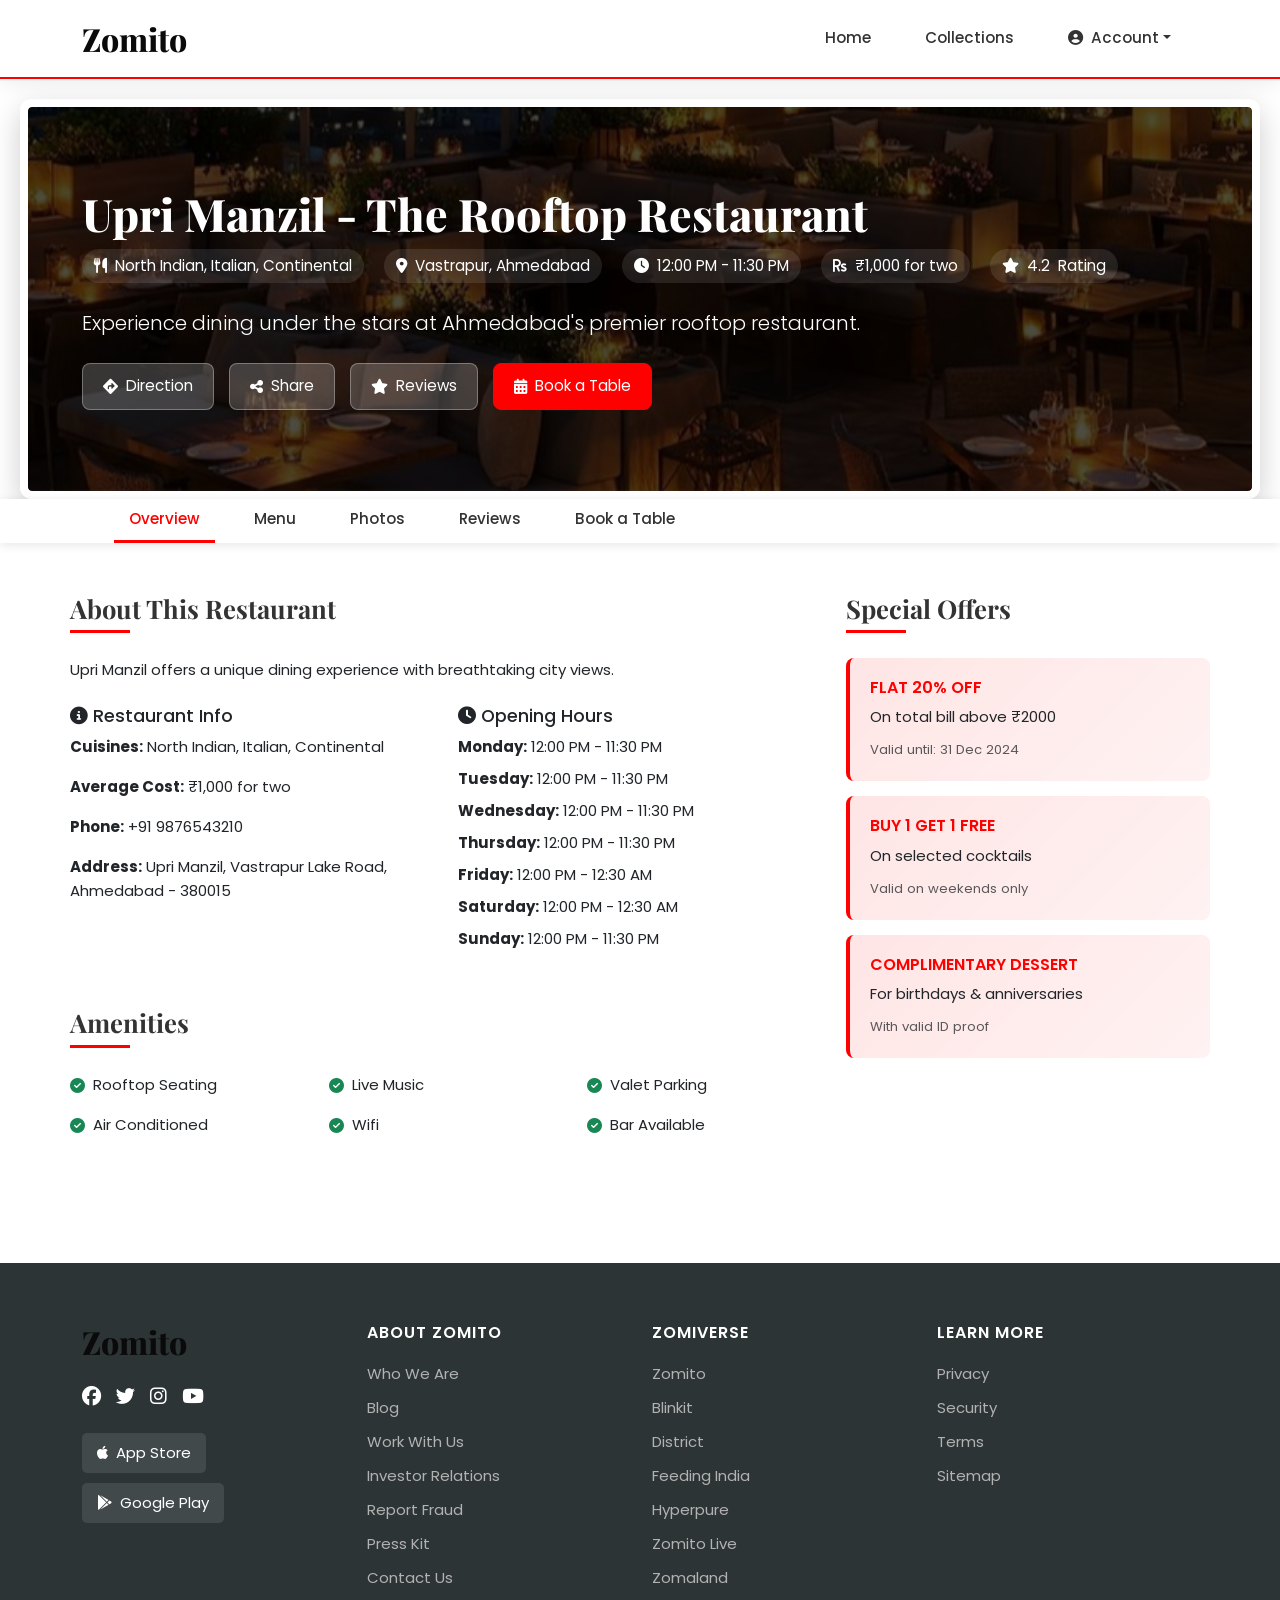
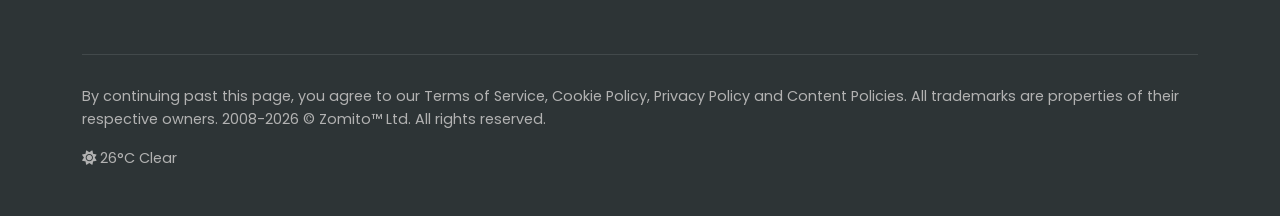
<file: eatNdeliver1/restaurant-details.html>
<!DOCTYPE html>
<html lang="en">
<head>
    <meta charset="UTF-8">
    <meta name="viewport" content="width=device-width, initial-scale=1.0">
    <title>Restaurant Details - Zomito</title>
    <!-- Bootstrap 5 CSS -->
    <link href="https://cdn.jsdelivr.net/npm/bootstrap@5.3.0-alpha1/dist/css/bootstrap.min.css" rel="stylesheet">
    <!-- Font Awesome -->
    <link rel="stylesheet" href="https://cdnjs.cloudflare.com/ajax/libs/font-awesome/6.4.0/css/all.min.css">
    <!-- Google Fonts -->
    
    <link href="https://fonts.googleapis.com/css2?family=Poppins:wght@300;400;500;600;700&family=Playfair+Display:wght@700;800&display=swap" rel="stylesheet">
        <style>
        :root {
            --primary-red: #ff0000;
            --primary-red-light: rgba(255, 0, 0, 0.1);
            --primary-red-dark: #cc0000;
        }
        
        body {
            font-family: 'Poppins', sans-serif;
            overflow-x: hidden;
            background-color: #fff;
            font-size: 15px;
            line-height: 1.6;
        }
        
        /* Professional font size adjustments */
        h1 { font-size: 2.2rem; }
        h2 { font-size: 1.8rem; }
        h3 { font-size: 1.5rem; }
        h4 { font-size: 1.3rem; }
        h5 { font-size: 1.1rem; }
        h6 { font-size: 1rem; }
        
        /* Enhanced Navbar */
        .navbar {
            background-color: white !important;
            position: sticky;
            top: -70px;
            z-index: 1000;
            box-shadow: 0 4px 20px rgba(0, 0, 0, 0.08);
            padding: 0.5rem 0;
            transform: translateY(-100%);
            animation: slideDown 0.8s ease-out 0.2s forwards;
            border-bottom: 2px solid var(--primary-red);
           
        
        }
        
        @keyframes slideDown {
            0% {
                transform: translateY(-100%);
                top: -70px;
            }
            100% {
                transform: translateY(0);
                top: 0;
            }

        }
        
        .navbar .container-fluid {
            max-width: 100%;
            padding-left: 15px !important;
            padding-right: 15px !important;
            display: flex;
            align-items: center;
        }
        
        .navbar-brand {
            margin-right:20px !important;
            padding-left: 0 !important ;
            
        }

         .navbar-brand-text {
            font-family: 'Playfair Display', serif;
            color:#0a0a0a  !important; /* Changed to red */
            font-size: 2rem;
            font-weight: 800; /* Made bold - changed from 700 to 800 */
            margin: 0 !important;
            padding: 0 !important;
            display: inline-block;
        }
        
        .navbar-brand-text:after {
            content: '';
            position: absolute;
            bottom: -5px;
            left: 0;
            width: 100%;
            height: 3px;
        }
        
        .navbar-nav {
            align-items: center;
        }
        
        /* Increased spacing between nav items */
        .nav-item {
            margin: 0 12px !important;
        }
        
        .nav-link {
            color: #333 !important;
            font-weight: 500;
            font-size: 0.95rem;
            padding: 8px 15px !important;
            border-radius: 6px;
            transition: all 0.3s ease;
            position: relative;
        }
        
        .nav-link:hover {
            color: var(--primary-red) !important;
            background: var(--primary-red-light);
            transform: translateY(-1px);
        }
        
        .nav-link.active {
            color: var(--primary-red) !important;
            background: var(--primary-red-light);
        }
        
        #bookings-nav-item .nav-link {
            background: linear-gradient(135deg, var(--primary-red-light), rgba(255, 0, 0, 0.15));
            border: 1px solid rgba(255, 0, 0, 0.2);
            color: var(--primary-red) !important;
        }
        
        #bookings-nav-item .nav-link:hover {
            background: var(--primary-red);
            color: white !important;
        }
        
        .dropdown-menu {
            border: none;
            box-shadow: 0 10px 30px rgba(0, 0, 0, 0.15);
            border-radius: 10px;
            padding: 10px 0;
            min-width: 200px;
        }
        
        .dropdown-item {
            padding: 10px 20px;
            font-size: 0.95rem;
            transition: all 0.3s ease;
        }
        
        .dropdown-item:hover {
            background: var(--primary-red-light);
            color: var(--primary-red);
            padding-left: 25px;
        }
        
        .navbar-toggler {
            border: none;
            padding: 5px;
        }
        
        .navbar-toggler:focus {
            box-shadow: none;
        }
        
        /* Remove space between navbar and background */
        .restaurant-header {
            position: relative;
            overflow: hidden;
            color: white;
            padding: 80px 0 50px;
            margin-top: 0;
            min-height: 400px;
            border: 8px solid white;
            border-radius: 12px;
            box-shadow: 0 10px 30px rgba(0, 0, 0, 0.2);
            margin: 20px 20px 0;
        }
        
        .restaurant-header-bg {
            position: absolute;
            top: 0;
            left: -100%;
            width: 100%;
            height: 100%;
            background-size: cover;
            background-position: center;
            z-index: -2;
            opacity: 0;
            animation: slideIn 1.2s ease-out forwards;
        }
        
        .restaurant-header-overlay {
            position: absolute;
            top: 0;
            left: 0;
            width: 100%;
            height: 100%;
            background: linear-gradient(rgba(0, 0, 0, 0.7), rgba(0, 0, 0, 0.7));
            z-index: -1;
            opacity: 0;
            animation: fadeIn 1s ease-out 0.5s forwards;
        }
        
        @keyframes slideIn {
            0% {
                left: -100%;
                opacity: 0;
            }
            100% {
                left: 0;
                opacity: 1;
            }
        }
        
        @keyframes fadeIn {
            0% {
                opacity: 0;
            }
            100% {
                opacity: 1;
            }
        }
        
        .restaurant-title {
            font-family: 'Playfair Display', serif;
            font-size: 2.8rem;
            font-weight: 800;
            margin-bottom: 0.5rem;
            opacity: 0;
            transform: translateY(20px);
            animation: slideUp 0.8s ease-out 0.8s forwards;
        }
        
        @keyframes slideUp {
            0% {
                opacity: 0;
                transform: translateY(20px);
            }
            100% {
                opacity: 1;
                transform: translateY(0);
            }
        }
        
        .restaurant-meta {
            display: flex;
            gap: 20px;
            flex-wrap: wrap;
            margin-bottom: 1.5rem;
            opacity: 0;
            transform: translateY(20px);
            animation: slideUp 0.8s ease-out 1s forwards;
        }
        
        .restaurant-meta-item {
            display: flex;
            align-items: center;
            gap: 8px;
            font-size: 0.95rem;
            background: rgba(255, 255, 255, 0.1);
            padding: 5px 12px;
            border-radius: 20px;
            backdrop-filter: blur(10px);
        }
        
        .restaurant-actions {
            display: flex;
            gap: 15px;
            margin-top: 1.5rem;
            flex-wrap: wrap;
            opacity: 0;
            transform: translateY(20px);
            animation: slideUp 0.8s ease-out 1.2s forwards;
        }
        
        .action-btn {
            background: rgba(255, 255, 255, 0.2);
            border: 1px solid rgba(255, 255, 255, 0.3);
            color: white;
            padding: 10px 20px;
            border-radius: 8px;
            display: flex;
            align-items: center;
            gap: 8px;
            text-decoration: none;
            transition: all 0.3s ease;
            font-size: 0.95rem;
        }
        
        .action-btn:hover {
            background: var(--primary-red);
            border-color: var(--primary-red);
            color: white;
            transform: translateY(-2px);
            box-shadow: 0 5px 15px rgba(255, 0, 0, 0.3);
        }
        
        /* Navigation Tabs */
        .restaurant-nav {
            background: white;
            box-shadow: 0 2px 10px rgba(0, 0, 0, 0.1);
            position: sticky;
            top: 70px;
            z-index: 999;
        }
        
        .nav-tabs-custom {
            border: none;
            padding: 0 20px;
        }
        
        .nav-tabs-custom .nav-link {
            border: none;
            color: #666;
            font-weight: 500;
            padding: 15px 20px;
            margin: 0;
            border-radius: 0;
            font-size: 0.95rem;
            transition: all 0.3s ease;
        }
        
        .nav-tabs-custom .nav-link:hover {
            color: var(--primary-red);
            background: var(--primary-red-light);
        }
        
        .nav-tabs-custom .nav-link.active {
            color: var(--primary-red);
            background: none;
            border-bottom: 3px solid var(--primary-red);
        }
        
        /* Content Sections */
        .section-container {
            padding: 50px 0;
        }
        
        .section-title {
            font-family: 'Playfair Display', serif;
            color: #333;
            font-weight: 700;
            margin-bottom: 25px;
            position: relative;
            padding-bottom: 10px;
            font-size: 1.6rem;
        }
        
        .section-title:after {
            content: '';
            position: absolute;
            bottom: 0;
            left: 0;
            width: 60px;
            height: 3px;
            background: var(--primary-red);
        }
        
        /* Table Types with better styling */
        .table-types {
            display: flex;
            gap: 15px;
            margin-top: 10px;
        }
        
        .table-type {
            flex: 1;
            border: 2px solid #ddd;
            border-radius: 10px;
            padding: 15px;
            text-align: center;
            cursor: pointer;
            transition: all 0.3s ease;
            background: white;
        }
        
        .table-type:hover {
            border-color: var(--primary-red);
            background: var(--primary-red-light);
            transform: translateY(-2px);
        }
        
        .table-type.active {
            border-color: var(--primary-red);
            background: var(--primary-red-light);
        }
        
        .table-type i {
            font-size: 1.5rem;
            color: var(--primary-red);
            margin-bottom: 10px;
        }
        
        /* Payment Options Styling */
        .payment-methods {
            display: flex;
            gap: 15px;
            margin-bottom: 20px;
        }
        
        .payment-method {
            flex: 1;
            border: 2px solid #ddd;
            border-radius: 10px;
            padding: 15px;
            text-align: center;
            cursor: pointer;
            transition: all 0.3s ease;
        }
        
        .payment-method:hover {
            border-color: var(--primary-red);
            background: var(--primary-red-light);
        }
        
        .payment-method.active {
            border-color: var(--primary-red);
            background: var(--primary-red-light);
        }
        
        .payment-method i {
            font-size: 1.5rem;
            color: var(--primary-red);
            margin-bottom: 10px;
        }
        
        /* Payment Form Fields */
        .payment-form {
            background: #f8f9fa;
            padding: 20px;
            border-radius: 10px;
            margin-top: 20px;
        }
        
        .payment-form input {
            margin-bottom: 15px;
        }
        
        /* Loading Animation */
        .loading-overlay {
            position: fixed;
            top: 0;
            left: 0;
            width: 100%;
            height: 100%;
            background: rgba(255, 255, 255, 0.9);
            z-index: 9999;
            display: none;
            justify-content: center;
            align-items: center;
        }
        
        .loading-content {
            text-align: center;
        }
        
        .loading-content i {
            font-size: 3rem;
            color: var(--primary-red);
            margin-bottom: 20px;
            animation: spin 1s linear infinite;
        }
        
        @keyframes spin {
            0% { transform: rotate(0deg); }
            100% { transform: rotate(360deg); }
        }
        
        /* Review Booking Page */
        .review-booking-card {
            background: white;
            border-radius: 15px;
            padding: 30px;
            box-shadow: 0 10px 30px rgba(0, 0, 0, 0.1);
            margin-bottom: 30px;
        }
        
        .review-section {
            margin-bottom: 25px;
            padding-bottom: 25px;
            border-bottom: 1px solid #eee;
        }
        
        .review-section:last-child {
            border-bottom: none;
        }
        
        /* Cancel Button in Booking History */
        .cancel-booking-btn {
            background: #dc3545;
            color: white;
            border: none;
            padding: 5px 15px;
            border-radius: 5px;
            cursor: pointer;
            transition: background 0.3s ease;
        }
        
        .cancel-booking-btn:hover {
            background: #c82333;
        }
        
        /* Success Check Animation */
        .success-check {
            font-size: 4rem;
            color: #28a745;
            animation: scaleIn 0.5s ease-out;
        }
        
        @keyframes scaleIn {
            0% { transform: scale(0); opacity: 0; }
            100% { transform: scale(1); opacity: 1; }
        }
        
        /* Advanced Payment Section */
        .advance-payment-card {
            background: linear-gradient(135deg, #667eea 0%, #764ba2 100%);
            color: white;
            border-radius: 15px;
            padding: 25px;
            margin-bottom: 25px;
            box-shadow: 0 10px 30px rgba(102, 126, 234, 0.3);
            position: relative;
            overflow: hidden;
        }
        
        .advance-payment-card:before {
            content: '';
            position: absolute;
            top: -50%;
            right: -50%;
            width: 100%;
            height: 200%;
            background: rgba(255, 255, 255, 0.1);
            transform: rotate(30deg);
        }
        
        .advance-payment-card h5 {
            color: white;
            margin-bottom: 15px;
            position: relative;
        }
        
        .discount-badge {
            background: #ffd700;
            color: #333;
            padding: 5px 15px;
            border-radius: 20px;
            font-weight: 600;
            display: inline-block;
            margin: 10px 0;
            animation: pulse 2s infinite;
        }
        
        @keyframes pulse {
            0% { transform: scale(1); }
            50% { transform: scale(1.05); }
            100% { transform: scale(1); }
        }
        
        .payment-option {
            background: rgba(255, 255, 255, 0.2);
            border-radius: 10px;
            padding: 15px;
            margin: 10px 0;
            border: 2px solid transparent;
            cursor: pointer;
            transition: all 0.3s ease;
        }
        
        .payment-option:hover {
            background: rgba(255, 255, 255, 0.3);
            border-color: white;
        }
        
        .payment-option.active {
            background: rgba(255, 255, 255, 0.3);
            border-color: #ffd700;
        }
        
        /* Modal Styles */
        .modal-content {
            border-radius: 15px;
            border: none;
            overflow: hidden;
            box-shadow: 0 20px 60px rgba(0, 0, 0, 0.3);
            transform: translateY(20px);
            opacity: 0;
            animation: modalAppear 0.5s ease-out 0.1s forwards;
        }
        
        @keyframes modalAppear {
            to {
                transform: translateY(0);
                opacity: 1;
            }
        }
        
        .modal-header {
            background: linear-gradient(135deg, var(--primary-red), var(--primary-red-dark));
            color: white;
            border: none;
            padding: 1.5rem;
        }
        
        .modal-header .btn-close {
            filter: invert(1);
            opacity: 0.8;
        }
        
        .modal-body {
            padding: 2rem;
        }
        
        .login-option {
            display: flex;
            align-items: center;
            padding: 15px;
            border: 2px solid #eee;
            border-radius: 10px;
            margin-bottom: 15px;
            cursor: pointer;
            transition: all 0.3s ease;
        }
        
        .login-option:hover {
            border-color: var(--primary-red);
            transform: translateY(-2px);
            box-shadow: 0 5px 15px rgba(255, 0, 0, 0.1);
        }
        
        .login-option i {
            font-size: 1.5rem;
            margin-right: 15px;
            width: 30px;
        }
        
        /* Booking Status Badges */
        .status-badge {
            padding: 5px 15px;
            border-radius: 20px;
            font-size: 0.85rem;
            font-weight: 600;
        }
        
        .status-confirmed {
            background: #d4edda;
            color: #155724;
        }
        
        .status-pending {
            background: #fff3cd;
            color: #856404;
        }
        
        .status-cancelled {
            background: #f8d7da;
            color: #721c24;
        }
        
        .status-completed {
            background: #d1ecf1;
            color: #0c5460;
        }
        
        /* Offer Cards */
        .offer-card {
            background: linear-gradient(135deg, var(--primary-red-light), rgba(255, 0, 0, 0.05));
            border-left: 4px solid var(--primary-red);
            padding: 20px;
            border-radius: 8px;
            margin-bottom: 15px;
            transition: all 0.3s ease;
        }
        
        .offer-card:hover {
            transform: translateY(-3px);
            box-shadow: 0 10px 20px rgba(255, 0, 0, 0.1);
        }
        
        .offer-card h6 {
            color: var(--primary-red);
            font-weight: 600;
        }
        
        /* Menu Section */
        .menu-category {
            margin-bottom: 40px;
        }
        
        .menu-item {
            display: flex;
            justify-content: space-between;
            align-items: flex-start;
            padding: 15px 0;
            border-bottom: 1px solid #eee;
            transition: all 0.3s ease;
        }
        
        .menu-item:hover {
            background: rgba(255, 0, 0, 0.02);
            padding-left: 10px;
            padding-right: 10px;
            margin: 0 -10px;
            border-radius: 8px;
        }
        
        /* Booking Section */
        .booking-section {
            background: #f8f9fa;
            border-radius: 15px;
            padding: 40px;
            box-shadow: 0 10px 30px rgba(0, 0, 0, 0.1);
            transition: all 0.3s ease;
        }
        
        .booking-section:hover {
            box-shadow: 0 15px 40px rgba(0, 0, 0, 0.15);
        }
        
        /* Photos Gallery */
        .gallery-grid {
            display: grid;
            grid-template-columns: repeat(auto-fill, minmax(250px, 1fr));
            gap: 20px;
        }
        
        .gallery-item {
            border-radius: 12px;
            overflow: hidden;
            height: 200px;
            position: relative;
            cursor: pointer;
            transition: all 0.3s ease;
            border: 3px solid white;
            box-shadow: 0 5px 15px rgba(0, 0, 0, 0.1);
        }
        
        .gallery-item:hover {
            transform: scale(1.02);
        }
        
        /* Reviews */
        .review-card {
            background: white;
            border-radius: 12px;
            padding: 25px;
            box-shadow: 0 5px 15px rgba(0, 0, 0, 0.08);
            margin-bottom: 25px;
            transition: all 0.3s ease;
            border: 1px solid #f0f0f0;
        }
        
        .review-card:hover {
            transform: translateY(-3px);
            box-shadow: 0 10px 25px rgba(0, 0, 0, 0.1);
        }
        
        /* Footer */
        .footer {
            background-color: #2d3436;
            color: #fff;
            padding: 60px 0 30px;
            margin-top: 60px;
        }
        
        .footer-section-title {
            color: white;
            font-size: 1rem;
            font-weight: 600;
            margin-bottom: 20px;
            text-transform: uppercase;
            letter-spacing: 1px;
        }
        
        .footer-links {
            list-style: none;
            padding: 0;
            margin: 0;
        }
        
        .footer-links li {
            margin-bottom: 10px;
        }
        
        .footer-links a {
            color: #b2b2b2;
            text-decoration: none;
            transition: color 0.3s ease;
        }
        
        .footer-links a:hover {
            color: white;
        }
        
        .social-links {
            display: flex;
            gap: 15px;
            margin: 20px 0;
        }
        
        .social-links a {
            color: white;
            font-size: 1.2rem;
            transition: color 0.3s ease;
        }
        
        .social-links a:hover {
            color: var(--primary-red);
        }
        
        .app-download {
            display: flex;
            gap: 10px;
            flex-wrap: wrap;
        }
        
        .app-btn {
            display: inline-flex;
            align-items: center;
            gap: 8px;
            background: rgba(255, 255, 255, 0.1);
            color: white;
            padding: 8px 15px;
            border-radius: 5px;
            text-decoration: none;
            transition: all 0.3s ease;
        }
        
        .app-btn:hover {
            background: var(--primary-red);
            transform: translateY(-2px);
        }
        
        .copyright {
            border-top: 1px solid rgba(255, 255, 255, 0.1);
            padding-top: 30px;
            margin-top: 30px;
            font-size: 0.9rem;
            color: #b2b2b2;
        }
        
        /* Custom scrollbar */
        ::-webkit-scrollbar {
            width: 8px;
        }
        
        ::-webkit-scrollbar-track {
            background: #f1f1f1;
        }
        
        ::-webkit-scrollbar-thumb {
            background: var(--primary-red);
            border-radius: 4px;
        }
        
        /* Responsive */
        @media (max-width: 768px) {
            body {
                font-size: 14px;
            }
            
            .navbar-brand-text {
                font-size: 1.5rem;
            }
            
            .restaurant-title {
                font-size: 2rem;
            }
            
            .restaurant-meta {
                flex-direction: column;
                gap: 10px;
            }
            
            .nav-tabs-custom .nav-link {
                padding: 10px;
                font-size: 0.9rem;
            }
            
            .booking-section {
                padding: 25px;
            }
            
            .section-title {
                font-size: 1.4rem;
            }
            
            h1 { font-size: 1.8rem; }
            h2 { font-size: 1.5rem; }
            h3 { font-size: 1.3rem; }
            h4 { font-size: 1.1rem; }
            
            .table-types {
                flex-direction: column;
            }
            
            .payment-methods {
                flex-wrap: wrap;
            }
            
            .payment-method {
                min-width: calc(50% - 8px);
            }
        }
        /* New Booking Flow Styles */
.booking-summary {
    background: linear-gradient(135deg, #f8f9fa 0%, #e9ecef 100%);
    border-left: 4px solid var(--primary-red);
}

.offer-badge {
    font-size: 0.85rem;
    font-weight: 600;
}

.payment-options {
    display: flex;
    flex-direction: column;
    gap: 10px;
}

.payment-option {
    background: white;
    border: 2px solid #e9ecef;
    border-radius: 10px;
    padding: 15px;
    cursor: pointer;
    transition: all 0.3s ease;
}

.payment-option:hover {
    border-color: var(--primary-red);
    transform: translateY(-2px);
}

.payment-option.active {
    border-color: var(--primary-red);
    background: var(--primary-red-light);
}

.payment-form-container {
    animation: fadeIn 0.3s ease-out;
}

.booking-summary-sidebar {
    background: linear-gradient(135deg, #f8f9fa 0%, #e9ecef 100%);
    border-radius: 12px;
}

/* Animation for modal transitions */
.modal.fade .modal-dialog {
    transition: transform 0.3s ease-out;
}

/* Responsive adjustments */
@media (max-width: 768px) {
    .payment-option {
        padding: 12px;
    }
    
    .booking-summary-sidebar {
        padding: 20px;
    }
}
    </style>
</head>
<body>
    <!-- Navbar -->
    <nav class="navbar navbar-expand-lg navbar-light">
        <div class="container">
            <!-- Logo aligned to the left with no space -->
            <a class="navbar-brand" href="zomago.html" >
                <span class="navbar-brand-text">Zomito</span>
            </a>
            
            <button class="navbar-toggler" type="button" data-bs-toggle="collapse" data-bs-target="#navbarNav">
                <span class="navbar-toggler-icon"></span>
            </button>
            
            <div class="collapse navbar-collapse" id="navbarNav">
                <ul class="navbar-nav ms-auto">
                    <li class="nav-item">
                        <a class="nav-link" href="index.html">Home</a>
                    </li>
                    <li class="nav-item">
                        <a class="nav-link" href="zomago.html#collections">Collections</a>
                    </li>
                    <li class="nav-item" id="bookings-nav-item" style="display: none;">
                        <a class="nav-link" href="#" data-bs-toggle="modal" data-bs-target="#bookingsModal">
                            <i class="fas fa-calendar-check me-1"></i> 
                        </a>
                    </li>
                    <li class="nav-item">
                        <div class="dropdown">
                            <button class="btn btn-link nav-link dropdown-toggle" type="button" id="userDropdown" data-bs-toggle="dropdown">
                                <i class="fas fa-user-circle me-1"></i> Account
                            </button>
                            <ul class="dropdown-menu dropdown-menu-end">
                                <li id="login-dropdown-item"><a class="dropdown-item" href="#" data-bs-toggle="modal" data-bs-target="#loginModal">Login</a></li>
                                <li id="signup-dropdown-item"><a class="dropdown-item" href="#" data-bs-toggle="modal" data-bs-target="#signupModal">Sign Up</a></li>
                                <li id="bookings-dropdown-item" style="display: none;"><a class="dropdown-item" href="#" data-bs-toggle="modal" data-bs-target="#bookingsModal">My Bookings</a></li>
                                <li id="logout-dropdown-item" style="display: none;"><a class="dropdown-item" href="#" onclick="UserSystem.logout()">Logout</a></li>
                            </ul>
                        </div>
                    </li>
                </ul>
            </div>
        </div>
    </nav>

    <!-- Restaurant Header with Border -->
    <div class="restaurant-header">
        <div class="restaurant-header-bg" id="restaurantHeaderBg"></div>
        <div class="restaurant-header-overlay"></div>
        <div class="container">
            <h1 class="restaurant-title" id="restaurantName">The Gourmet Kitchen</h1>
            
            <div class="restaurant-meta">
                <span class="restaurant-meta-item">
                    <i class="fas fa-utensils"></i>
                    <span id="restaurantCuisine">Italian, Continental</span>
                </span>
                <span class="restaurant-meta-item">
                    <i class="fas fa-map-marker-alt"></i>
                    <span id="restaurantLocation">Connaught Place, Delhi</span>
                </span>
                <span class="restaurant-meta-item">
                    <i class="fas fa-clock"></i>
                    <span id="restaurantTiming">11:00 AM - 11:00 PM</span>
                </span>
                <span class="restaurant-meta-item">
                    <i class="fas fa-rupee-sign"></i>
                    <span id="restaurantPrice">₹2,500 for two</span>
                </span>
                <span class="restaurant-meta-item">
                    <i class="fas fa-star"></i>
                    <span id="restaurantRating">4.5</span> Rating
                </span>
            </div>
            
            <p id="restaurantDescription" class="lead mb-4" style="opacity: 0; animation: slideUp 0.8s ease-out 1.4s forwards;">Experience exquisite dining with authentic Italian flavors in a luxurious setting.</p>
            
            <div class="restaurant-actions">
                <a href="#direction" class="action-btn">
                    <i class="fas fa-directions"></i> Direction
                </a>
                <a href="#share" class="action-btn">
                    <i class="fas fa-share-alt"></i> Share
                </a>
                <a href="#reviews" class="action-btn" onclick="switchToTab('reviews')">
                    <i class="fas fa-star"></i> Reviews
                </a>
                <a href="#book-table" class="action-btn" style="background: var(--primary-red); border-color: var(--primary-red);" onclick="switchToTab('book-table')">
                    <i class="fas fa-calendar-alt"></i> Book a Table
                </a>
            </div>
        </div>
    </div>

    <!-- Navigation Tabs -->
    <div class="restaurant-nav">
        <div class="container">
            <ul class="nav nav-tabs nav-tabs-custom" id="restaurantTabs">
                <li class="nav-item">
                    <a class="nav-link active" data-bs-toggle="tab" href="#overview">Overview</a>
                </li>
                <li class="nav-item">
                    <a class="nav-link" data-bs-toggle="tab" href="#menu">Menu</a>
                </li>
                <li class="nav-item">
                    <a class="nav-link" data-bs-toggle="tab" href="#photos">Photos</a>
                </li>
                <li class="nav-item">
                    <a class="nav-link" data-bs-toggle="tab" href="#reviews">Reviews</a>
                </li>
                <li class="nav-item">
                    <a class="nav-link" data-bs-toggle="tab" href="#book-table">Book a Table</a>
                </li>
            </ul>
        </div>
    </div>

    <!-- Content Sections -->
    <div class="container section-container">
        <div class="tab-content">
            <!-- Overview Tab -->
            <div class="tab-pane fade show active" id="overview">
                <div class="row">
                    <div class="col-lg-8">
                        <h3 class="section-title">About This Restaurant</h3>
                        <p id="restaurantAbout" class="mb-4">A premium dining restaurant offering authentic Italian cuisine with a modern twist. Our chefs use only the finest ingredients to create memorable dining experiences. Established in 2010, we have been serving Delhi's food lovers with passion and excellence.</p>
                        
                        <div class="row">
                            <div class="col-md-6">
                                <div class="info-card">
                                    <h5 class="info-card-title">
                                        <i class="fas fa-info-circle"></i> Restaurant Info
                                    </h5>
                                    <p><strong>Cuisines:</strong> <span id="infoCuisines">Italian, Continental, Mediterranean</span></p>
                                    <p><strong>Average Cost:</strong> <span id="infoCost">₹2,500 for two people (approx.)</span></p>
                                    <p><strong>Phone:</strong> <span id="infoPhone">+91 9876543210</span></p>
                                    <p><strong>Address:</strong> <span id="infoAddress">12A, Connaught Place, New Delhi - 110001</span></p>
                                </div>
                            </div>
                            <div class="col-md-6">
                                <div class="info-card">
                                    <h5 class="info-card-title">
                                        <i class="fas fa-clock"></i> Opening Hours
                                    </h5>
                                    <div id="openingHours">
                                        <p class="mb-2"><strong>Monday:</strong> 11:00 AM - 11:00 PM</p>
                                        <p class="mb-2"><strong>Tuesday:</strong> 11:00 AM - 11:00 PM</p>
                                        <p class="mb-2"><strong>Wednesday:</strong> 11:00 AM - 11:00 PM</p>
                                        <p class="mb-2"><strong>Thursday:</strong> 11:00 AM - 11:00 PM</p>
                                        <p class="mb-2"><strong>Friday:</strong> 11:00 AM - 12:00 AM</p>
                                        <p class="mb-2"><strong>Saturday:</strong> 10:00 AM - 12:00 AM</p>
                                        <p class="mb-0"><strong>Sunday:</strong> 10:00 AM - 11:00 PM</p>
                                    </div>
                                </div>
                            </div>
                        </div>
                        
                        <h3 class="section-title mt-5">Amenities</h3>
                        <div class="row" id="amenitiesList">
                            <div class="col-md-4 mb-3">
                                <div class="d-flex align-items-center">
                                    <i class="fas fa-check-circle text-success me-2"></i>
                                    <span>Free Wi-Fi</span>
                                </div>
                            </div>
                            <div class="col-md-4 mb-3">
                                <div class="d-flex align-items-center">
                                    <i class="fas fa-check-circle text-success me-2"></i>
                                    <span>Air Conditioned</span>
                                </div>
                            </div>
                            <div class="col-md-4 mb-3">
                                <div class="d-flex align-items-center">
                                    <i class="fas fa-check-circle text-success me-2"></i>
                                    <span>Wheelchair Accessible</span>
                                </div>
                            </div>
                            <div class="col-md-4 mb-3">
                                <div class="d-flex align-items-center">
                                    <i class="fas fa-check-circle text-success me-2"></i>
                                    <span>Valet Parking</span>
                                </div>
                            </div>
                            <div class="col-md-4 mb-3">
                                <div class="d-flex align-items-center">
                                    <i class="fas fa-check-circle text-success me-2"></i>
                                    <span>Live Music</span>
                                </div>
                            </div>
                            <div class="col-md-4 mb-3">
                                <div class="d-flex align-items-center">
                                    <i class="fas fa-check-circle text-success me-2"></i>
                                    <span>Outdoor Seating</span>
                                </div>
                            </div>
                        </div>
                    </div>
                    
                    <div class="col-lg-4">
                        <h3 class="section-title">Special Offers</h3>
                        <div class="offer-card">
                            <h6>FLAT 20% OFF</h6>
                            <p class="mb-2">On total bill above ₹2000</p>
                            <small class="text-muted">Valid until: 31 Dec 2024</small>
                        </div>
                        <div class="offer-card">
                            <h6>BUY 1 GET 1 FREE</h6>
                            <p class="mb-2">On selected cocktails</p>
                            <small class="text-muted">Valid on weekends only</small>
                        </div>
                        <div class="offer-card">
                            <h6>COMPLIMENTARY DESSERT</h6>
                            <p class="mb-2">For birthdays & anniversaries</p>
                            <small class="text-muted">With valid ID proof</small>
                        </div>
                    </div>
                </div>
            </div>

            <!-- Menu Tab -->
            <div class="tab-pane fade" id="menu">
                <h3 class="section-title">Food Menu</h3>
                <div id="menuContent">
                    <div class="menu-category">
                        <h5 class="mb-3">Starters</h5>
                        <div class="menu-item">
                            <div class="menu-item-content">
                                <h6>Bruschetta</h6>
                                <p>Toasted bread with tomatoes, garlic, and fresh basil</p>
                            </div>
                            <div class="menu-item-price">₹350</div>
                        </div>
                        <div class="menu-item">
                            <div class="menu-item-content">
                                <h6>Calamari Fritti</h6>
                                <p>Fried squid served with lemon aioli</p>
                            </div>
                            <div class="menu-item-price">₹450</div>
                        </div>
                        <div class="menu-item">
                            <div class="menu-item-content">
                                <h6>Caprese Salad</h6>
                                <p>Fresh mozzarella, tomatoes, and basil with balsamic glaze</p>
                            </div>
                            <div class="menu-item-price">₹400</div>
                        </div>
                    </div>
                    
                    <div class="menu-category">
                        <h5 class="mb-3">Main Course</h5>
                        <div class="menu-item">
                            <div class="menu-item-content">
                                <h6>Spaghetti Carbonara</h6>
                                <p>Classic pasta with pancetta, eggs, and parmesan</p>
                            </div>
                            <div class="menu-item-price">₹650</div>
                        </div>
                        <div class="menu-item">
                            <div class="menu-item-content">
                                <h6>Margherita Pizza</h6>
                                <p>Wood-fired pizza with fresh mozzarella and basil</p>
                            </div>
                            <div class="menu-item-price">₹550</div>
                        </div>
                        <div class="menu-item">
                            <div class="menu-item-content">
                                <h6>Grilled Salmon</h6>
                                <p>Atlantic salmon with lemon butter sauce and vegetables</p>
                            </div>
                            <div class="menu-item-price">₹850</div>
                        </div>
                    </div>
                    
                    <div class="menu-category">
                        <h5 class="mb-3">Desserts</h5>
                        <div class="menu-item">
                            <div class="menu-item-content">
                                <h6>Tiramisu</h6>
                                <p>Classic Italian dessert with coffee-soaked ladyfingers</p>
                            </div>
                            <div class="menu-item-price">₹350</div>
                        </div>
                        <div class="menu-item">
                            <div class="menu-item-content">
                                <h6>Chocolate Lava Cake</h6>
                                <p>Warm chocolate cake with molten center and vanilla ice cream</p>
                            </div>
                            <div class="menu-item-price">₹300</div>
                        </div>
                    </div>
                </div>
            </div>

            <!-- Photos Tab -->
            <div class="tab-pane fade" id="photos">
                <h3 class="section-title">Photo Gallery</h3>
                <div class="gallery-grid" id="galleryContent">
                    <div class="gallery-item">
                        <img src="https://images.unsplash.com/photo-1517248135467-4c7edcad34c4?w=600&h=400&fit=crop" alt="Restaurant interior" style="width:100%;height:100%;object-fit:cover;">
                    </div>
                    <div class="gallery-item">
                        <img src="https://images.unsplash.com/photo-1555396273-367ea4eb4db5?w=600&h=400&fit=crop" alt="Food presentation" style="width:100%;height:100%;object-fit:cover;">
                    </div>
                    <div class="gallery-item">
                        <img src="https://images.unsplash.com/photo-1414235077428-338989a2e8c0?w=600&h=400&fit=crop" alt="Delicious pasta" style="width:100%;height:100%;object-fit:cover;">
                    </div>
                    <div class="gallery-item">
                        <img src="https://images.unsplash.com/photo-1578474846511-04ba529f0b88?w=600&h=400&fit=crop" alt="Restaurant ambiance" style="width:100%;height:100%;object-fit:cover;">
                    </div>
                    <div class="gallery-item">
                        <img src="https://images.unsplash.com/photo-1568901346375-23c9450c58cd?w=600&h=400&fit=crop" alt="Burger special" style="width:100%;height:100%;object-fit:cover;">
                    </div>
                    <div class="gallery-item">
                        <img src="https://images.unsplash.com/photo-1559339352-11d035aa65de?w=600&h=400&fit=crop" alt="Dining area" style="width:100%;height:100%;object-fit:cover;">
                    </div>
                </div>
            </div>

            <!-- Reviews Tab -->
            <div class="tab-pane fade" id="reviews">
                <h3 class="section-title">Customer Reviews</h3>
                <div id="reviewsContent">
                    <div class="review-card">
                        <div class="review-header d-flex justify-content-between align-items-start mb-3">
                            <div class="reviewer-info d-flex align-items-center">
                                <div class="reviewer-avatar bg-primary text-white rounded-circle d-flex align-items-center justify-content-center me-3" style="width: 50px; height: 50px; font-size: 1.2rem;">R</div>
                                <div>
                                    <h6 class="mb-1">Rahul Sharma</h6>
                                    <small class="text-muted">15 March 2024</small>
                                </div>
                            </div>
                            <div class="review-rating bg-success text-white px-2 py-1 rounded">
                                <i class="fas fa-star"></i> 4.8
                            </div>
                        </div>
                        <p class="mb-0">Excellent food and service! The ambience was perfect for a family dinner. The pasta was cooked perfectly and the desserts were divine. Highly recommended!</p>
                    </div>
                    
                    <div class="review-card">
                        <div class="review-header d-flex justify-content-between align-items-start mb-3">
                            <div class="reviewer-info d-flex align-items-center">
                                <div class="reviewer-avatar bg-danger text-white rounded-circle d-flex align-items-center justify-content-center me-3" style="width: 50px; height: 50px; font-size: 1.2rem;">P</div>
                                <div>
                                    <h6 class="mb-1">Priya Patel</h6>
                                    <small class="text-muted">10 March 2024</small>
                                </div>
                            </div>
                            <div class="review-rating bg-success text-white px-2 py-1 rounded">
                                <i class="fas fa-star"></i> 4.5
                            </div>
                        </div>
                        <p class="mb-0">Great ambiance and delicious pasta. The staff was very attentive and the live music made the evening special. Will definitely visit again!</p>
                    </div>
                    
                    <div class="review-card">
                        <div class="review-header d-flex justify-content-between align-items-start mb-3">
                            <div class="reviewer-info d-flex align-items-center">
                                <div class="reviewer-avatar bg-warning text-dark rounded-circle d-flex align-items-center justify-content-center me-3" style="width: 50px; height: 50px; font-size: 1.2rem;">A</div>
                                <div>
                                    <h6 class="mb-1">Amit Kumar</h6>
                                    <small class="text-muted">5 March 2024</small>
                                </div>
                            </div>
                            <div class="review-rating bg-success text-white px-2 py-1 rounded">
                                <i class="fas fa-star"></i> 4.7
                            </div>
                        </div>
                        <p class="mb-0">One of the best Italian restaurants in Delhi. The quality of ingredients is exceptional and the presentation is beautiful. The wine selection is also impressive.</p>
                    </div>
                </div>
            </div>

            <!-- Book a Table Tab -->
            <div class="tab-pane fade" id="book-table">
                <div class="row">
                    <div class="col-lg-8">
                        <h3 class="section-title">Book Your Table</h3>
                        <div class="booking-section">
                            <form id="bookingForm">
                                <div class="row">
                                    <div class="col-md-6">
                                        <div class="mb-3">
                                            <label for="bookingDate" class="form-label"><i class="fas fa-calendar-alt me-2"></i>Date</label>
                                            <input type="date" id="bookingDate" class="form-control" min="" required>
                                        </div>
                                    </div>
                                    <div class="col-md-6">
                                        <div class="mb-3">
                                            <label for="bookingTime" class="form-label"><i class="fas fa-clock me-2"></i>Time</label>
                                            <div class="time-slots" id="timeSlots">
                                                <!-- Time slots will be populated by JS -->
                                            </div>
                                        </div>
                                    </div>
                                </div>
                                
                                <div class="mb-3">
                                    <label for="guests" class="form-label"><i class="fas fa-user-friends me-2"></i>Number of Guests</label>
                                    <select id="guests" class="form-select" required>
                                        <option value="">Select number of guests</option>
                                        <option value="1">1 Person</option>
                                        <option value="2">2 People</option>
                                        <option value="3">3 People</option>
                                        <option value="4">4 People</option>
                                        <option value="5">5 People</option>
                                        <option value="6">6 People</option>
                                        <option value="7">7 People</option>
                                        <option value="8">8+ People (Contact restaurant)</option>
                                    </select>
                                </div>
                                
                                <!-- Enhanced Table Preference Section -->
                                <div class="mb-3">
                                    <label class="form-label"><i class="fas fa-chair me-2"></i>Table Preference</label>
                                    <div class="table-types">
                                        <div class="table-type" data-type="indoor">
                                            <i class="fas fa-home"></i>
                                            <div>Indoor</div>
                                            <small class="text-muted">Air-conditioned</small>
                                        </div>
                                        <div class="table-type" data-type="outdoor">
                                            <i class="fas fa-umbrella-beach"></i>
                                            <div>Outdoor</div>
                                            <small class="text-muted">Garden view</small>
                                        </div>
                                        <div class="table-type" data-type="private">
                                            <i class="fas fa-user-shield"></i>
                                            <div>Private</div>
                                            <small class="text-muted">Separate room</small>
                                        </div>
                                    </div>
                                    <input type="hidden" id="tableType" value="indoor" required>
                                </div>
                                
                                <div class="mb-3">
                                    <label for="specialRequests" class="form-label"><i class="fas fa-edit me-2"></i>Special Requests (Optional)</label>
                                    <textarea id="specialRequests" class="form-control" rows="3" placeholder="Any special requirements or requests..."></textarea>
                                </div>
                                
                                <!-- Advance Payment Option -->
                                <div class="mb-3">
                                    <div class="form-check">
                                        <input class="form-check-input" type="checkbox" id="advancePayment">
                                        <label class="form-check-label" for="advancePayment">
                                            <i class="fas fa-bolt text-warning me-2"></i> Pay in advance and get 15% discount!
                                        </label>
                                    </div>
                                    <small class="text-muted">Prepay your meal and enjoy instant discount. Free cancellation up to 24 hours before.</small>
                                </div>
                                
                                <div class="mb-3">
                                    <label for="userName" class="form-label"><i class="fas fa-user me-2"></i>Your Name</label>
                                    <input type="text" id="userName" class="form-control" required>
                                </div>
                                
                                <div class="row">
                                    <div class="col-md-6">
                                        <div class="mb-3">
                                            <label for="userPhone" class="form-label"><i class="fas fa-phone me-2"></i>Phone Number</label>
                                            <input type="tel" id="userPhone" class="form-control" required>
                                        </div>
                                    </div>
                                    <div class="col-md-6">
                                        <div class="mb-3">
                                            <label for="userEmail" class="form-label"><i class="fas fa-envelope me-2"></i>Email</label>
                                            <input type="email" id="userEmail" class="form-control" required>
                                        </div>
                                    </div>
                                </div>
                                
                                <div class="mt-4">
                                    <button type="submit" class="btn btn-danger btn-lg w-100 py-3">
                                        <i class="fas fa-calendar-check me-2"></i> Review & Confirm Booking
                                    </button>
                                </div>
                            </form>
                        </div>
                    </div>
                    
                    <div class="col-lg-4">
                        <h3 class="section-title">Booking Info</h3>
                        <div class="info-card">
                            <h5 class="info-card-title">
                                <i class="fas fa-info-circle"></i> Important Information
                            </h5>
                            <ul class="list-unstyled">
                                <li class="mb-2"><i class="fas fa-check-circle text-success me-2"></i> Booking confirmation within 30 minutes</li>
                                <li class="mb-2"><i class="fas fa-check-circle text-success me-2"></i> Free cancellation up to 2 hours before</li>
                                <li class="mb-2"><i class="fas fa-check-circle text-success me-2"></i> 15-minute grace period for arrivals</li>
                                <li class="mb-2"><i class="fas fa-exclamation-triangle text-warning me-2"></i> Smart casual dress code</li>
                                <li class="mb-2"><i class="fas fa-exclamation-triangle text-warning me-2"></i> Children policy applies</li>
                            </ul>
                        </div>
                        
                        <!-- Advance Payment Section -->
                        <div class="advance-payment-card mt-4">
                            <h5><i class="fas fa-bolt me-2"></i> Advance Booking Bonus</h5>
                            <div class="discount-badge">15% INSTANT DISCOUNT</div>
                            <p class="mb-3">Pay in advance and enjoy exclusive benefits:</p>
                            <ul class="list-unstyled mb-3">
                                <li class="mb-2"><i class="fas fa-check-circle me-2"></i> 15% discount on total bill</li>
                                <li class="mb-2"><i class="fas fa-check-circle me-2"></i> Priority seating</li>
                                <li class="mb-2"><i class="fas fa-check-circle me-2"></i> Complimentary welcome drink</li>
                                <li class="mb-2"><i class="fas fa-check-circle me-2"></i> Free cancellation up to 24 hours</li>
                            </ul>
                            <small><i class="fas fa-info-circle me-1"></i> Select "Pay in advance" option above</small>
                        </div>
                        
                        <div class="info-card mt-4">
                            <h5 class="info-card-title">
                                <i class="fas fa-percentage"></i> Available Offers
                            </h5>
                            <p class="mb-2">Use code: <strong>ZOMITO100</strong> for ₹100 off</p>
                            <small class="text-muted">Valid for first-time bookings only</small>
                        </div>
                    </div>
                </div>
            </div>
        </div>
    </div>

    <!-- Footer -->
    <footer class="footer">
        <div class="container">
            <div class="row">
                <div class="col-lg-3 col-md-6 mb-4">
                    <h3 class="navbar-brand-text">Zomito</h3>
                    <div class="social-links">
                        <a href="#"><i class="fab fa-facebook"></i></a>
                        <a href="#"><i class="fab fa-twitter"></i></a>
                        <a href="#"><i class="fab fa-instagram"></i></a>
                        <a href="#"><i class="fab fa-youtube"></i></a>
                    </div>
                    <div class="app-download">
                        <a href="#" class="app-btn">
                            <i class="fab fa-apple"></i> App Store
                        </a>
                        <a href="#" class="app-btn">
                            <i class="fab fa-google-play"></i> Google Play
                        </a>
                    </div>
                </div>
                <div class="col-lg-3 col-md-6 mb-4">
                    <h6 class="footer-section-title">ABOUT ZOMITO</h6>
                    <ul class="footer-links">
                        <li><a href="#">Who We Are</a></li>
                        <li><a href="#">Blog</a></li>
                        <li><a href="#">Work With Us</a></li>
                        <li><a href="#">Investor Relations</a></li>
                        <li><a href="#">Report Fraud</a></li>
                        <li><a href="#">Press Kit</a></li>
                        <li><a href="#">Contact Us</a></li>
                    </ul>
                </div>
                <div class="col-lg-3 col-md-6 mb-4">
                    <h6 class="footer-section-title">ZOMIVERSE</h6>
                    <ul class="footer-links">
                        <li><a href="zomago.html">Zomito</a></li>
                        <li><a href="#">Blinkit</a></li>
                        <li><a href="#">District</a></li>
                        <li><a href="#">Feeding India</a></li>
                        <li><a href="#">Hyperpure</a></li>
                        <li><a href="#">Zomito Live</a></li>
                        <li><a href="#">Zomaland</a></li>
                    </ul>
                </div>
                <div class="col-lg-3 col-md-6 mb-4">
                    <h6 class="footer-section-title">LEARN MORE</h6>
                    <ul class="footer-links">
                        <li><a href="#">Privacy</a></li>
                        <li><a href="#">Security</a></li>
                        <li><a href="#">Terms</a></li>
                        <li><a href="#">Sitemap</a></li>
                    </ul>
                </div>
            </div>
            <div class="copyright">
                <p>By continuing past this page, you agree to our Terms of Service, Cookie Policy, Privacy Policy and
                    Content Policies. All trademarks are properties of their respective owners. 2008-2026 © Zomito™ Ltd.
                    All rights reserved.</p>
                <p><i class="fas fa-sun"></i> <span id="temperature">26°C</span> Clear</p>
            </div>
        </div>
    </footer>

    <!-- Loading Overlay -->
    <div class="loading-overlay" id="loadingOverlay">
        <div class="loading-content">
            <i class="fas fa-spinner"></i>
            <h4>Processing your booking...</h4>
        </div>
    </div>

    <!-- Review Booking Step 1: Booking Details -->
<div class="modal fade" id="reviewBookingStep1Modal" tabindex="-1" aria-hidden="true">
    <div class="modal-dialog modal-lg">
        <div class="modal-content">
            <div class="modal-header">
                <h5 class="modal-title"><i class="fas fa-clipboard-check me-2"></i> Review Booking Details</h5>
                <button type="button" class="btn-close" data-bs-dismiss="modal" aria-label="Close"></button>
            </div>
            <div class="modal-body">
                <div class="review-booking-card">
                    <!-- Booking Summary (like Screenshot 55) -->
                    <div class="review-section">
                        <h5><i class="fas fa-calendar-day me-2"></i> Booking Summary</h5>
                        <div class="booking-summary p-3 bg-light rounded">
                            <div class="d-flex align-items-center mb-3">
                                <i class="fas fa-calendar text-primary me-3 fs-4"></i>
                                <div>
                                    <h6 class="mb-1" id="reviewBookingDateDisplay">Today, 07 Feb at 9:00 PM</h6>
                                    <p class="mb-1" id="reviewGuestsDisplay">2 guests</p>
                                </div>
                            </div>
                            <div class="d-flex">
                                <i class="fas fa-utensils text-primary me-3 fs-4"></i>
                                <div>
                                    <h6 id="reviewRestaurantNameDisplay">Upri Manzil - The Rooftop Restro Cafe</h6>
                                    <p class="text-muted mb-2" id="reviewRestaurantLocationDisplay">Vastrapur, Ahmedabad</p>
                                    <div class="offer-badge bg-warning text-dark px-3 py-1 rounded-pill d-inline-block">
                                        <i class="fas fa-gift me-1"></i> Flat 15% OFF
                                    </div>
                                    <p class="small mt-2 mb-0">Pay bill between 9:00 PM - 3:00 AM</p>
                                </div>
                            </div>
                        </div>
                    </div>
                    
                    <!-- Cost Breakdown (like Screenshot 55) -->
                    <div class="review-section">
                        <h5><i class="fas fa-receipt me-2"></i> Booking Cost</h5>
                        <table class="table table-borderless">
                            <tbody>
                                <tr>
                                    <td>Cover charge</td>
                                    <td class="text-end">₹50</td>
                                </tr>
                                <tr>
                                    <td colspan="2" class="small text-muted">
                                        This amount will be adjusted in your final bill
                                    </td>
                                </tr>
                                <tr class="border-top">
                                    <td><strong>Sub total</strong></td>
                                    <td class="text-end"><strong>₹50</strong></td>
                                </tr>
                                <tr class="border-top">
                                    <td><h5 class="mb-0">To be paid</h5></td>
                                    <td class="text-end"><h5 class="mb-0 text-danger">₹50</h5></td>
                                </tr>
                            </tbody>
                        </table>
                    </div>
                    
                    <!-- Special Requests -->
                    <div class="review-section">
                        <div class="d-flex align-items-center mb-3">
                            <i class="fas fa-edit text-primary me-2"></i>
                            <h6 class="mb-0">Add special request</h6>
                        </div>
                        <textarea class="form-control" id="bookingSpecialRequest" rows="2" placeholder="The restaurant will try their best to allot your desired seat. However, no cancellation or refund will be possible if your request is not met."></textarea>
                    </div>
                </div>
                
                <!-- Action Buttons -->
                <div class="text-center mt-4">
                    <button type="button" class="btn btn-outline-secondary me-3" data-bs-dismiss="modal">Back to Edit</button>
                    <button type="button" class="btn btn-danger btn-lg px-5" id="proceedToPaymentBtn">
                        <i class="fas fa-credit-card me-2"></i> Choose Payment Method
                    </button>
                </div>
            </div>
        </div>
    </div>
</div>

<!-- Review Booking Step 2: Payment Options -->
<div class="modal fade" id="reviewBookingStep2Modal" tabindex="-1" aria-hidden="true">
    <div class="modal-dialog modal-lg">
        <div class="modal-content">
            <div class="modal-header">
                <h5 class="modal-title"><i class="fas fa-credit-card me-2"></i> Choose Payment Method</h5>
                <button type="button" class="btn-close" data-bs-dismiss="modal" aria-label="Close"></button>
            </div>
            <div class="modal-body">
                <!-- Payment Options (like Screenshot 53) -->
                <div class="payment-options">
                    <div class="payment-option active" data-payment="wallet">
                        <div class="d-flex align-items-center">
                            <i class="fas fa-wallet text-primary me-3 fs-4"></i>
                            <div>
                                <h6 class="mb-1">Wallet</h6>
                                <small class="text-muted">Pay using Zomito wallet</small>
                            </div>
                        </div>
                    </div>
                    
                    <div class="payment-option" data-payment="card">
                        <div class="d-flex align-items-center">
                            <i class="fas fa-credit-card text-primary me-3 fs-4"></i>
                            <div>
                                <h6 class="mb-1">Add credit or debit card</h6>
                                <small class="text-muted">Visa, Mastercard, RuPay</small>
                            </div>
                        </div>
                    </div>
                    
                    <div class="payment-option" data-payment="netbanking">
                        <div class="d-flex align-items-center">
                            <i class="fas fa-university text-primary me-3 fs-4"></i>
                            <div>
                                <h6 class="mb-1">Netbanking</h6>
                                <small class="text-muted">All major banks</small>
                            </div>
                        </div>
                    </div>
                    
                    <div class="payment-option" data-payment="upi">
                        <div class="d-flex align-items-center">
                            <i class="fas fa-mobile-alt text-primary me-3 fs-4"></i>
                            <div>
                                <h6 class="mb-1">Add new UPI ID</h6>
                                <small class="text-muted">Google Pay, PhonePe, Paytm</small>
                            </div>
                        </div>
                    </div>
                </div>
                
                <!-- Payment Form (hidden by default) -->
                <div class="payment-form-container mt-4" id="paymentFormContainer" style="display: none;">
                    <div id="upiForm" style="display: none;">
                        <h6><i class="fas fa-mobile-alt me-2"></i> Enter UPI ID</h6>
                        <div class="input-group mb-3">
                            <input type="text" class="form-control" id="upiId" placeholder="example@upi">
                            <button class="btn btn-outline-secondary" type="button">Verify</button>
                        </div>
                        <small class="text-muted">The UPI ID is in the format of name/phone number@bankname</small>
                    </div>
                    
                    <div id="cardForm" style="display: none;">
                        <h6><i class="fas fa-credit-card me-2"></i> Card Details</h6>
                        <input type="text" class="form-control mb-3" placeholder="Card Number">
                        <div class="row">
                            <div class="col-md-6">
                                <input type="text" class="form-control mb-3" placeholder="MM/YY">
                            </div>
                            <div class="col-md-6">
                                <input type="text" class="form-control mb-3" placeholder="CVV">
                            </div>
                        </div>
                        <input type="text" class="form-control" placeholder="Cardholder Name">
                    </div>
                </div>
                
                <!-- Booking Summary Sidebar -->
                <div class="booking-summary-sidebar mt-4 p-4 bg-light rounded">
                    <h6 class="mb-3">Booking Summary</h6>
                    <p class="mb-2" id="summaryDate">Tomorrow, 05 Feb at 1:00 PM</p>
                    <p class="mb-2" id="summaryGuests">1 guest</p>
                    <p class="mb-2"><strong id="summaryRestaurant">Akshar River Cruise</strong></p>
                    <p class="text-muted mb-3" id="summaryLocation">Ellis Bridge, Ahmedabad</p>
                    
                    <div class="alert alert-success py-2 mb-3">
                        <i class="fas fa-gift me-2"></i> <strong>Flat 15% OFF</strong> Pay bill between 1:00 PM - 7:00 PM
                    </div>
                    
                    <table class="table table-sm table-borderless">
                        <tbody>
                            <tr>
                                <td>Cover charge</td>
                                <td class="text-end">₹300</td>
                            </tr>
                            <tr>
                                <td colspan="2" class="small text-muted">This amount will be adjusted in your final bill</td>
                            </tr>
                            <tr class="border-top">
                                <td>Sub total</td>
                                <td class="text-end">₹300</td>
                            </tr>
                            <tr class="border-top">
                                <td><h5 class="mb-0">To be paid</h5></td>
                                <td class="text-end"><h5 class="mb-0 text-danger">₹300</h5></td>
                            </tr>
                        </tbody>
                    </table>
                </div>
                
                <!-- Action Buttons -->
                <div class="text-center mt-4">
                    <button type="button" class="btn btn-outline-secondary me-3" onclick="goBackToStep1()">
                        <i class="fas fa-arrow-left me-2"></i> Back
                    </button>
                    <button type="button" class="btn btn-danger btn-lg px-5" id="proceedToCheckoutBtn">
                        <i class="fas fa-lock me-2"></i> Proceed to Payment
                    </button>
                </div>
            </div>
        </div>
    </div>
</div>

    <!-- Review Booking Modal -->
    <div class="modal fade" id="reviewBookingModal" tabindex="-1" aria-hidden="true">
        <div class="modal-dialog modal-lg">
            <div class="modal-content">
                <div class="modal-header">
                    <h5 class="modal-title"><i class="fas fa-clipboard-check me-2"></i> Review Your Booking</h5>
                    <button type="button" class="btn-close" data-bs-dismiss="modal" aria-label="Close"></button>
                </div>
                <div class="modal-body">
                    <div class="review-booking-card">
                        <div class="review-section">
                            <h5>Restaurant Details</h5>
                            <p id="reviewRestaurantName" class="mb-1"><strong>The Gourmet Kitchen</strong></p>
                            <p id="reviewRestaurantLocation" class="text-muted">Connaught Place, Delhi</p>
                        </div>
                        
                        <div class="review-section">
                            <h5>Booking Details</h5>
                            <div class="row">
                                <div class="col-md-6">
                                    <p><strong>Date:</strong> <span id="reviewDate"></span></p>
                                    <p><strong>Time:</strong> <span id="reviewTime"></span></p>
                                </div>
                                <div class="col-md-6">
                                    <p><strong>Guests:</strong> <span id="reviewGuests"></span></p>
                                    <p><strong>Table Type:</strong> <span id="reviewTableType"></span></p>
                                </div>
                            </div>
                            <p><strong>Special Requests:</strong> <span id="reviewSpecialRequests">None</span></p>
                            <p><strong>Advance Payment:</strong> <span id="reviewAdvancePayment">No</span></p>
                        </div>
                        
                        <div class="review-section">
                            <h5>Personal Information</h5>
                            <p><strong>Name:</strong> <span id="reviewUserName"></span></p>
                            <p><strong>Phone:</strong> <span id="reviewUserPhone"></span></p>
                            <p><strong>Email:</strong> <span id="reviewUserEmail"></span></p>
                        </div>
                        
                        <!-- Payment Options Section -->
                        <div class="review-section">
                            <h5>Payment Options</h5>
                            <div class="payment-methods">
                                <div class="payment-method" data-method="credit_card">
                                    <i class="fas fa-credit-card"></i>
                                    <div>Credit Card</div>
                                </div>
                                <div class="payment-method" data-method="debit_card">
                                    <i class="fas fa-credit-card"></i>
                                    <div>Debit Card</div>
                                </div>
                                <div class="payment-method" data-method="upi">
                                    <i class="fas fa-mobile-alt"></i>
                                    <div>UPI</div>
                                </div>
                                <div class="payment-method" data-method="cash">
                                    <i class="fas fa-money-bill-wave"></i>
                                    <div>Pay at Restaurant</div>
                                </div>
                            </div>
                            <input type="hidden" id="paymentMethod" value="cash">
                            
                            <!-- Payment Form (Initially hidden) -->
                            <div id="paymentForm" class="payment-form" style="display: none;">
                                <div id="creditCardForm">
                                    <div class="mb-3">
                                        <label for="cardNumber" class="form-label">Card Number</label>
                                        <input type="text" id="cardNumber" class="form-control" placeholder="1234 5678 9012 3456">
                                    </div>
                                    <div class="row">
                                        <div class="col-md-6">
                                            <div class="mb-3">
                                                <label for="expiryDate" class="form-label">Expiry Date</label>
                                                <input type="text" id="expiryDate" class="form-control" placeholder="MM/YY">
                                            </div>
                                        </div>
                                        <div class="col-md-6">
                                            <div class="mb-3">
                                                <label for="cvv" class="form-label">CVV</label>
                                                <input type="text" id="cvv" class="form-control" placeholder="123">
                                            </div>
                                        </div>
                                    </div>
                                    <div class="mb-3">
                                        <label for="cardHolder" class="form-label">Cardholder Name</label>
                                        <input type="text" id="cardHolder" class="form-control" placeholder="John Doe">
                                    </div>
                                </div>
                                
                                <div id="upiForm" style="display: none;">
                                    <div class="mb-3">
                                        <label for="upiId" class="form-label">UPI ID</label>
                                        <input type="text" id="upiId" class="form-control" placeholder="username@bank">
                                    </div>
                                    <p class="text-muted small">You'll be redirected to your UPI app for payment</p>
                                </div>
                            </div>
                        </div>
                        
                        <div class="review-section">
                            <div class="alert alert-info">
                                <i class="fas fa-info-circle me-2"></i>
                                You can cancel your booking up to 2 hours before your reservation time.
                            </div>
                        </div>
                    </div>
                    
                    <div class="text-center">
                        <button type="button" class="btn btn-outline-secondary me-3" data-bs-dismiss="modal">Back to Edit</button>
                        <button type="button" class="btn btn-danger btn-lg px-5" id="confirmBookingBtn">
                            <i class="fas fa-check-circle me-2"></i> Proceed to Checkout
                        </button>
                    </div>
                </div>
            </div>
        </div>
    </div>

     <!-- Modals -->
    <!-- Login Modal -->
    <div class="modal fade" id="loginModal" tabindex="-1" aria-hidden="true">
        <div class="modal-dialog modal-dialog-centered">
            <div class="modal-content">
                <div class="modal-header">
                    <h5 class="modal-title">Login to Zomito</h5>
                    <button type="button" class="btn-close" data-bs-dismiss="modal"></button>
                </div>
                <div class="modal-body">
                    <form id="loginForm">
                        <div class="mb-3">
                            <label for="loginEmail" class="form-label">Email address</label>
                            <input type="email" class="form-control" id="loginEmail" required>
                        </div>
                        <div class="mb-3">
                            <label for="loginPassword" class="form-label">Password</label>
                            <input type="password" class="form-control" id="loginPassword" required>
                        </div>
                        <div class="mb-3 form-check">
                            <input type="checkbox" class="form-check-input" id="rememberMe">
                            <label class="form-check-label" for="rememberMe">Remember me</label>
                        </div>
                        <div class="d-grid gap-2">
                            <button type="submit" class="btn btn-danger">Login</button>
                        </div>
                        <div class="text-center mt-3">
                            <a href="#" class="text-decoration-none" data-bs-toggle="modal" data-bs-target="#forgotPasswordModal" data-bs-dismiss="modal">Forgot Password?</a>
                        </div>
                        <div class="text-center mt-3">
                            <span>Don't have an account? </span>
                            <a href="#" class="text-decoration-none" data-bs-toggle="modal" data-bs-target="#signupModal" data-bs-dismiss="modal">Sign Up</a>
                        </div>
                    </form>
                </div>
            </div>
        </div>
    </div>

   <div class="modal fade" id="signupModal" tabindex="-1" aria-hidden="true">
        <div class="modal-dialog modal-dialog-centered modal-lg">
            <div class="modal-content">
                <div class="modal-header">
                    <h5 class="modal-title">Create Your Zomito Account</h5>
                    <button type="button" class="btn-close" data-bs-dismiss="modal"></button>
                </div>
                <div class="modal-body">
                    <form id="signupForm">
                        <div class="row">
                            <div class="col-md-6 mb-3">
                                <label for="firstName" class="form-label">First Name <span class="text-danger">*</span></label>
                                <input type="text" class="form-control" id="firstName" required placeholder="Enter your first name">
                            </div>
                            <div class="col-md-6 mb-3">
                                <label for="lastName" class="form-label">Last Name <span class="text-danger">*</span></label>
                                <input type="text" class="form-control" id="lastName" required placeholder="Enter your last name">
                            </div>
                        </div>
                        
                        <div class="row">
                            <div class="col-md-6 mb-3">
                                <label for="signupEmail" class="form-label">Email Address <span class="text-danger">*</span></label>
                                <input type="email" class="form-control" id="signupEmail" required placeholder="example@email.com">
                            </div>
                            <div class="col-md-6 mb-3">
                                <label for="signupPhone" class="form-label">Phone Number <span class="text-danger">*</span></label>
                                <input type="tel" class="form-control" id="signupPhone" required placeholder="10-digit mobile number">
                            </div>
                        </div>
                        
                        <div class="mb-3">
                            <label for="signupCity" class="form-label">City <span class="text-danger">*</span></label>
                            <select class="form-select" id="signupCity" required>
                                <option value="">Select your city</option>
                                <option value="Ahmedabad">Ahmedabad</option>
                                <option value="Delhi">Delhi</option>
                                <option value="Mumbai">Mumbai</option>
                                <option value="Jaipur">Jaipur</option>
                            </select>
                        </div>
                        
                        <div class="mb-3">
                            <label for="signupAddress" class="form-label">Complete Address <span class="text-danger">*</span></label>
                            <textarea class="form-control" id="signupAddress" rows="3" required placeholder="House no, Building, Street, Area, Landmark"></textarea>
                            <div class="form-text">We'll use this for delivery. You can update it anytime.</div>
                        </div>
                        
                        <div class="row">
                            <div class="col-md-6 mb-3">
                                <label for="signupPassword" class="form-label">Password <span class="text-danger">*</span></label>
                                <input type="password" class="form-control" id="signupPassword" required placeholder="At least 6 characters">
                            </div>
                            <div class="col-md-6 mb-3">
                                <label for="confirmPassword" class="form-label">Confirm Password <span class="text-danger">*</span></label>
                                <input type="password" class="form-control" id="confirmPassword" required placeholder="Re-enter your password">
                            </div>
                        </div>
                        
                        <div class="form-check mb-4">
                            <input class="form-check-input" type="checkbox" id="termsAgreement" required>
                            <label class="form-check-label" for="termsAgreement">
                                I agree to Zomito's <a href="#" class="text-danger">Terms of Service</a> and <a href="#" class="text-danger">Privacy Policy</a>
                            </label>
                        </div>
                        
                        <div class="d-grid gap-2">
                            <button type="submit" class="btn btn-danger btn-lg">
                                <i class="fas fa-user-plus me-2"></i> Create Account
                            </button>
                        </div>
                        
                        <div class="text-center mt-3">
                            <span>Already have an account? </span>
                            <a href="#" class="text-decoration-none fw-bold text-danger" data-bs-toggle="modal" data-bs-target="#loginModal" data-bs-dismiss="modal">Sign In</a>
                        </div>
                    </form>
                </div>
            </div>
        </div>
    </div>

    <!-- OTP Verification Modal -->
    <div class="modal fade" id="otpModal" tabindex="-1" aria-hidden="true">
        <div class="modal-dialog modal-dialog-centered">
            <div class="modal-content">
                <div class="modal-header">
                    <h5 class="modal-title">Verify Your Email</h5>
                    <button type="button" class="btn-close" data-bs-dismiss="modal"></button>
                </div>
                <div class="modal-body">
                    <p>We've sent a 6-digit OTP to your email address.</p>
                    <div class="mb-3">
                        <label for="otpInput" class="form-label">Enter OTP</label>
                        <input type="text" class="form-control text-center" id="otpInput" maxlength="6" style="font-size: 24px; letter-spacing: 10px;">
                    </div>
                    <div class="d-grid gap-2">
                        <button type="button" class="btn btn-danger" id="verifyOtpBtn">Verify OTP</button>
                    </div>
                    <div class="text-center mt-3">
                        <button type="button" class="btn btn-link" id="resendOtpBtn">Resend OTP</button>
                    </div>
                </div>
            </div>
        </div>
    </div>

    <!-- Forgot Password Modal -->
    <div class="modal fade" id="forgotPasswordModal" tabindex="-1" aria-hidden="true">
        <div class="modal-dialog modal-dialog-centered">
            <div class="modal-content">
                <div class="modal-header">
                    <h5 class="modal-title">Reset Password</h5>
                    <button type="button" class="btn-close" data-bs-dismiss="modal"></button>
                </div>
                <div class="modal-body">
                    <div id="forgotPasswordStep1">
                        <p>Enter your email address to reset your password.</p>
                        <div class="mb-3">
                            <label for="resetEmail" class="form-label">Email address</label>
                            <input type="email" class="form-control" id="resetEmail">
                        </div>
                        <div class="d-grid gap-2">
                            <button type="button" class="btn btn-danger" id="sendResetOtpBtn">Send OTP</button>
                        </div>
                    </div>
                    <div id="forgotPasswordStep2" style="display: none;">
                        <div class="mb-3">
                            <label for="resetOtp" class="form-label">Enter OTP</label>
                            <input type="text" class="form-control text-center" id="resetOtp" maxlength="6" style="font-size: 24px; letter-spacing: 10px;">
                        </div>
                        <div class="mb-3">
                            <label for="newPassword" class="form-label">New Password</label>
                            <input type="password" class="form-control" id="newPassword">
                        </div>
                        <div class="d-grid gap-2">
                            <button type="button" class="btn btn-danger" id="resetPasswordBtn">Reset Password</button>
                        </div>
                    </div>
                </div>
            </div>
        </div>
    </div>

    <!-- Coupon Modal -->
    <div class="modal fade" id="couponModal" tabindex="-1" aria-hidden="true">
        <div class="modal-dialog modal-dialog-centered">
            <div class="modal-content">
                <div class="modal-header">
                    <h5 class="modal-title">🎉 Welcome to Zomito! 🎉</h5>
                    <button type="button" class="btn-close" data-bs-dismiss="modal"></button>
                </div>
                <div class="modal-body text-center">
                    <div class="coupon-box p-4 mb-3" style="background: linear-gradient(135deg, rgba(255, 0, 0, 0.9), rgba(255, 107, 107, 0.9)); color: white; border-radius: 10px;">
                        <h3>₹100 OFF</h3>
                        <p>On your first order</p>
                        <h4 id="couponCode" class="mb-3">ZOMITO100</h4>
                        <button class="btn btn-light" onclick="copyCoupon()">
                            <i class="fas fa-copy"></i> Copy Coupon
                        </button>
                    </div>
                    <p>Your coupon has been saved to your account!</p>
                    <div class="d-grid gap-2">
                        <button type="button" class="btn btn-danger" data-bs-dismiss="modal">Start Ordering</button>
                    </div>
                </div>
            </div>
        </div>
    </div>

   
    <!-- Bookings Modal -->
    <div class="modal fade" id="bookingsModal" tabindex="-1" aria-hidden="true">
        <div class="modal-dialog modal-lg modal-dialog-centered">
            <div class="modal-content">
                <div class="modal-header">
                    <h5 class="modal-title"><i class="fas fa-calendar-check me-2"></i> My Bookings</h5>
                    <button type="button" class="btn-close" data-bs-dismiss="modal" aria-label="Close"></button>
                </div>
                <div class="modal-body">
                    <div class="d-flex justify-content-between align-items-center mb-4">
                        <div>
                            <h6 class="mb-0">Total Bookings: <span id="totalBookings">0</span></h6>
                        </div>
                        <div class="btn-group">
                            <button class="btn btn-sm btn-outline-danger active" onclick="filterBookings('all')">All</button>
                            <button class="btn btn-sm btn-outline-danger" onclick="filterBookings('upcoming')">Upcoming</button>
                            <button class="btn btn-sm btn-outline-danger" onclick="filterBookings('past')">Past</button>
                        </div>
                    </div>
                    
                    <div id="bookingsList">
                        <!-- Bookings will be populated by JS -->
                    </div>
                    
                    <div id="noBookingsMessage" class="text-center py-5" style="display: none;">
                        <i class="fas fa-calendar-times fa-3x text-muted mb-3"></i>
                        <h5>No Bookings Yet</h5>
                        <p class="text-muted mb-4">You haven't made any bookings yet.</p>
                        <button class="btn btn-danger" data-bs-dismiss="modal" onclick="switchToTab('book-table')">Book Now</button>
                    </div>
                </div>
            </div>
        </div>
    </div>

    <!-- Success Modal -->
    <div class="modal fade" id="bookingSuccessModal" tabindex="-1" aria-hidden="true">
        <div class="modal-dialog modal-dialog-centered">
            <div class="modal-content">
                <div class="modal-body text-center p-5">
                    <div class="mb-4">
                        <i class="fas fa-check-circle success-check"></i>
                    </div>
                    <h4 class="mb-3">Booking Confirmed!</h4>
                    <p class="mb-4">Your table has been successfully booked. You'll receive a confirmation email shortly.</p>
                    <div class="booking-details p-3 bg-light rounded mb-4">
                        <p class="mb-2"><strong>Booking ID:</strong> <span id="successBookingId"></span></p>
                        <p class="mb-2"><strong>Restaurant:</strong> <span id="successRestaurantName"></span></p>
                        <p class="mb-2"><strong>Date & Time:</strong> <span id="successDateTime"></span></p>
                        <p class="mb-2"><strong>Guests:</strong> <span id="successGuests"></span></p>
                        <p class="mb-2"><strong>Table Type:</strong> <span id="successTableType"></span></p>
                        <p class="mb-2"><strong>Advance Payment:</strong> <span id="successAdvancePayment"></span></p>
                        <p class="mb-0"><strong>Payment Method:</strong> <span id="successPaymentMethod"></span></p>
                    </div>
                    <div class="d-flex gap-2 justify-content-center">
                        <button type="button" class="btn btn-outline-danger" data-bs-dismiss="modal">Close</button>
                        <button type="button" class="btn btn-danger" onclick="window.location.href='zomago.html'">
                            <i class="fas fa-arrow-left me-2"></i> Back to Home
                        </button>
                    </div>
                </div>
            </div>
        </div>
    </div>

    <!-- Bootstrap JS -->
    <script src="https://cdn.jsdelivr.net/npm/bootstrap@5.3.0-alpha1/dist/js/bootstrap.bundle.min.js"></script>

    <script>
          // Initialize page
        // Restaurant Data for 36 restaurants
        const restaurantData = {
            "1": {
                name: "Upri Manzil - The Rooftop Restaurant",
                cuisine: "North Indian, Italian, Continental",
                price: "₹1,000 for two",
                location: "Vastrapur, Ahmedabad",
                timing: "12:00 PM - 11:30 PM",
                rating: 4.2,
                image: "images/upir_manzil.jpg",
                description: "Experience dining under the stars at Ahmedabad's premier rooftop restaurant.",
                about: "Upri Manzil offers a unique dining experience with breathtaking city views.",
                phone: "+91 9876543210",
                address: "Upri Manzil, Vastrapur Lake Road, Ahmedabad - 380015",
                openingHours: {
                    Monday: "12:00 PM - 11:30 PM",
                    Tuesday: "12:00 PM - 11:30 PM",
                    Wednesday: "12:00 PM - 11:30 PM",
                    Thursday: "12:00 PM - 11:30 PM",
                    Friday: "12:00 PM - 12:30 AM",
                    Saturday: "12:00 PM - 12:30 AM",
                    Sunday: "12:00 PM - 11:30 PM"
                },
                amenities: ["Rooftop Seating", "Live Music", "Valet Parking", "Air Conditioned", "Wifi", "Bar Available"],
                menu: {
                    "Starters": [
                        { name: "Crispy Corn Chaat", description: "Sweet corn tossed in spices", price: "₹299" },
                        { name: "Paneer Tikka", description: "Grilled cottage cheese with spices", price: "₹349" },
                        { name: "Chicken Wings", description: "BBQ glazed chicken wings", price: "₹399" }
                    ],
                    "Main Course": [
                        { name: "Butter Chicken", description: "Creamy tomato based chicken curry", price: "₹449" },
                        { name: "Paneer Butter Masala", description: "Cottage cheese in rich gravy", price: "₹399" },
                        { name: "Veg Biryani", description: "Fragrant rice with vegetables", price: "₹349" }
                    ],
                    "Desserts": [
                        { name: "Chocolate Lava Cake", description: "Warm chocolate cake with molten center", price: "₹299" },
                        { name: "Gulab Jamun", description: "Traditional Indian sweet", price: "₹199" }
                    ]
                },
                photos: [
                    "images/upir_manzil.jpg"
                ],
                reviews: [
                    { user: "Rahul S.", rating: 4.5, date: "2 days ago", comment: "Amazing rooftop experience!" },
                    { user: "Priya M.", rating: 4.0, date: "1 week ago", comment: "Great ambience but slightly overpriced." },
                    { user: "Amit P.", rating: 5.0, date: "2 weeks ago", comment: "Perfect for special occasions!" }
                ]
            },

           "2": {
    name: "Pizzaiolo - The Wood Fired Pizza",
    cuisine: "Pizza, Pasta, Italian, Sandwich",
    price: "₹600 for two",
    location: "Thaltej, Ahmedabad",
    timing: "11:00 AM - 11:00 PM",
    rating: 4.5,
    image: "images/pizzalio.jpg",

    description: "Authentic wood-fired pizzas, fresh pasta, and Italian delights served in a cozy ambience.",
    about: "Pizzaiolo is known for its traditional wood-fired oven pizzas, quality ingredients, and casual dining experience perfect for friends and families.",

    phone: "+91 9876543210",
    address: "Pizzaiolo - The Wood Fired Pizza, Thaltej, Ahmedabad - 380054",

    openingHours: {
        Monday: "11:00 AM - 11:00 PM",
        Tuesday: "11:00 AM - 11:00 PM",
        Wednesday: "11:00 AM - 11:00 PM",
        Thursday: "11:00 AM - 11:00 PM",
        Friday: "11:00 AM - 11:30 PM",
        Saturday: "11:00 AM - 11:30 PM",
        Sunday: "11:00 AM - 11:00 PM"
    },

    amenities: [
        "Indoor Seating",
        "Family Friendly",
        "Air Conditioned",
        "Takeaway Available",
        "Home Delivery",
        "Free Wifi"
    ],

    menu: {
        "Pizzas": [
            { name: "Margherita Pizza", description: "Classic tomato sauce, mozzarella, basil", price: "₹299" },
            { name: "Farm Fresh Veg Pizza", description: "Loaded with fresh vegetables and cheese", price: "₹349" },
            { name: "Paneer Tikka Pizza", description: "Indian style paneer tikka topping", price: "₹399" },
            { name: "Chicken Pepperoni Pizza", description: "Pepperoni with mozzarella cheese", price: "₹449" }
        ],

        "Pasta": [
            { name: "White Sauce Pasta", description: "Creamy alfredo sauce pasta", price: "₹299" },
            { name: "Red Sauce Pasta", description: "Tangy tomato basil sauce pasta", price: "₹279" }
        ],

        "Sides": [
            { name: "Garlic Bread", description: "Fresh baked garlic butter bread", price: "₹149" },
            { name: "Cheese Garlic Bread", description: "Loaded with melted cheese", price: "₹199" },
            { name: "French Fries", description: "Crispy salted fries", price: "₹129" }
        ],

        "Beverages": [
            { name: "Cold Coffee", description: "Chilled creamy coffee", price: "₹149" },
            { name: "Fresh Lime Soda", description: "Sweet and salty lime soda", price: "₹99" },
            { name: "Soft Drinks", description: "Coke / Sprite / Fanta", price: "₹60" }
        ]
    },

    photos: [
        "images/pizza1.jpg",
        "images/pizza2.jpg",
        "images/pizza3.jpg"
    ],

    reviews: [
        { user: "Ram P.", rating: 4.5, date: "3 days ago", comment: "Best wood-fired pizza in the area!" },
        { user: "neha K.", rating: 4.0, date: "1 week ago", comment: "Great taste and ambience, good for family dinner." },
        { user: "mit S.", rating: 5.0, date: "2 weeks ago", comment: "Loved the paneer tikka pizza. Highly recommended!" }
    ]
},

           "3": {
    name: "Agashiye - The House of MG",
    cuisine: "Gujarati, Rajasthani, North Indian",
    price: "₹2,500 for two",
    location: "Lal Darwaja, Ahmedabad",
    timing: "11:00 AM - 3:00 PM, 7:00 PM - 10:30 PM",
    rating: 4.7,
    image: "images/punjabi_grill.jpg",

    description: "Traditional rooftop dining experience serving authentic Gujarati and Rajasthani thali in a heritage setting.",
    about: "Agashiye, located inside the historic House of MG, is famous for its royal ambience, cultural hospitality, and unlimited traditional thali experience that reflects true Gujarati heritage.",

    phone: "+91 9876543211",
    address: "Agashiye - The House of MG, Lal Darwaja, Ahmedabad - 380001",

    openingHours: {
        Monday: "11:00 AM - 3:00 PM, 7:00 PM - 10:30 PM",
        Tuesday: "11:00 AM - 3:00 PM, 7:00 PM - 10:30 PM",
        Wednesday: "11:00 AM - 3:00 PM, 7:00 PM - 10:30 PM",
        Thursday: "11:00 AM - 3:00 PM, 7:00 PM - 10:30 PM",
        Friday: "11:00 AM - 3:00 PM, 7:00 PM - 10:30 PM",
        Saturday: "11:00 AM - 3:00 PM, 7:00 PM - 10:30 PM",
        Sunday: "11:00 AM - 3:00 PM, 7:00 PM - 10:30 PM"
    },

    amenities: [
        "Rooftop Seating",
        "Heritage Ambience",
        "Pure Vegetarian",
        "Family Friendly",
        "Air Conditioned",
        "Valet Parking"
    ],

    menu: {
        "Thali Specials": [
            { name: "Gujarati Royal Thali", description: "Unlimited traditional Gujarati dishes with sweets", price: "₹900" },
            { name: "Rajasthani Thali", description: "Dal baati churma, gatte ki sabzi and more", price: "₹950" }
        ],

        "Snacks": [
            { name: "Khaman Dhokla", description: "Soft steamed gram flour snack", price: "₹180" },
            { name: "Patra", description: "Colocasia leaves rolled with spices", price: "₹200" }
        ],

        "Desserts": [
            { name: "Basundi", description: "Sweet thickened milk dessert", price: "₹220" },
            { name: "Gulab Jamun", description: "Soft fried dumplings in sugar syrup", price: "₹180" }
        ],

        "Beverages": [
            { name: "Chaas", description: "Traditional buttermilk", price: "₹80" },
            { name: "Fresh Lime Water", description: "Refreshing lime drink", price: "₹90" }
        ]
    },

    photos: [
        "images/agashiye1.jpg",
        "images/agashiye2.jpg",
        "images/punjabi_grill.jpg"
    ],

    reviews: [
        { user: "Meera D.", rating: 5.0, date: "2 days ago", comment: "Authentic Gujarati thali and beautiful rooftop ambience!" },
        { user: "Kunal R.", rating: 4.5, date: "5 days ago", comment: "Great hospitality and delicious traditional food." },
        { user: "Ritika S.", rating: 4.8, date: "1 week ago", comment: "Perfect place to experience real Gujarati culture." }
    ]
},
 "4": {
    name: "Mirchi and Mime",
    cuisine: "North Indian, Chinese, Continental",
    price: "₹1,800 for two",
    location: "Prahlad Nagar, Ahmedabad",
    timing: "12:00 PM - 11:00 PM",
    rating: 4.4,
    image: "images/cfe4.jpg",

    description: "A unique dining experience served by specially-abled staff, offering flavorful North Indian, Chinese, and Continental cuisine in a warm ambience.",
    about: "Mirchi and Mime is known for its silent service concept where hearing and speech-impaired staff provide heartfelt hospitality. The restaurant combines meaningful social impact with delicious multi-cuisine food and elegant interiors.",

    phone: "+91 9876543212",
    address: "Mirchi and Mime, Prahlad Nagar, Ahmedabad - 380015",

    openingHours: {
        Monday: "12:00 PM - 11:00 PM",
        Tuesday: "12:00 PM - 11:00 PM",
        Wednesday: "12:00 PM - 11:00 PM",
        Thursday: "12:00 PM - 11:00 PM",
        Friday: "12:00 PM - 11:30 PM",
        Saturday: "12:00 PM - 11:30 PM",
        Sunday: "12:00 PM - 11:00 PM"
    },

    amenities: [
        "Air Conditioned",
        "Family Friendly",
        "Fine Dining",
        "Valet Parking",
        "Wheelchair Accessible",
        "Live Music"
    ],

    menu: {
        "Starters": [
            { name: "Paneer Tikka", description: "Grilled cottage cheese with spices", price: "₹395" },
            { name: "Crispy Corn", description: "Crunchy corn tossed with herbs", price: "₹325" },
            { name: "Chicken Lollipop", description: "Spicy fried chicken wings", price: "₹445" }
        ],

        "Main Course": [
            { name: "Dal Makhani", description: "Creamy slow-cooked black lentils", price: "₹395" },
            { name: "Paneer Lababdar", description: "Rich tomato gravy with paneer", price: "₹425" },
            { name: "Veg Hakka Noodles", description: "Stir-fried noodles with vegetables", price: "₹365" }
        ],

        "Desserts": [
            { name: "Chocolate Brownie", description: "Warm brownie with chocolate sauce", price: "₹275" },
            { name: "Rasmalai", description: "Soft cottage cheese dumplings in milk", price: "₹245" }
        ],

        "Beverages": [
            { name: "Fresh Lime Soda", description: "Sweet or salted lime drink", price: "₹125" },
            { name: "Cold Coffee", description: "Chilled creamy coffee", price: "₹195" }
        ]
    },

    photos: [
        "images/mirchi1.jpg",
        "images/mirchi2.jpg",
        "images/mirchi3.jpg"
    ],

    reviews: [
        { user: "Arjun V.", rating: 4.5, date: "3 days ago", comment: "Wonderful concept and very tasty food!" },
        { user: "Neha T.", rating: 4.2, date: "6 days ago", comment: "Great ambience and respectful service experience." },
        { user: "Dev P.", rating: 4.6, date: "2 weeks ago", comment: "Loved the paneer dishes and overall vibe." }
    ]
},
          "5": {
    name: "Vishalla",
    cuisine: "Gujarati, Traditional",
    price: "₹1,200 for two",
    location: "Vasna, Ahmedabad",
    timing: "11:00 AM - 10:30 PM",
    rating: 4.6,
    image: "images/cfe5.jpg",

    description: "A rustic village-themed restaurant serving authentic Gujarati traditional food in a cultural open-air ambience.",
    about: "Vishalla is famous for its heritage village setting, traditional seating, and wholesome Gujarati cuisine served with warmth. It offers a peaceful cultural dining experience along with folk decor and rural charm.",

    phone: "+91 9876543213",
    address: "Vishalla, Vasna Tolnaka, Ahmedabad - 380007",

    openingHours: {
        Monday: "11:00 AM - 10:30 PM",
        Tuesday: "11:00 AM - 10:30 PM",
        Wednesday: "11:00 AM - 10:30 PM",
        Thursday: "11:00 AM - 10:30 PM",
        Friday: "11:00 AM - 10:30 PM",
        Saturday: "11:00 AM - 10:30 PM",
        Sunday: "11:00 AM - 10:30 PM"
    },

    amenities: [
        "Open Air Seating",
        "Traditional Floor Seating",
        "Pure Vegetarian",
        "Family Friendly",
        "Cultural Ambience",
        "Parking Available"
    ],

    menu: {
        "Gujarati Thali": [
            { name: "Traditional Gujarati Thali", description: "Unlimited rotli, shaak, dal, kadhi, farsan, sweets", price: "₹600" },
            { name: "Special Festive Thali", description: "Seasonal dishes with traditional desserts", price: "₹750" }
        ],

        "Snacks": [
            { name: "Handvo", description: "Savory lentil cake with spices", price: "₹220" },
            { name: "Fafda with Chutney", description: "Crispy gram flour snack", price: "₹180" }
        ],

        "Desserts": [
            { name: "Shrikhand", description: "Sweet flavored yogurt dessert", price: "₹200" },
            { name: "Mohanthal", description: "Traditional gram flour sweet", price: "₹220" }
        ],

        "Beverages": [
            { name: "Chaas", description: "Refreshing buttermilk", price: "₹70" },
            { name: "Gujarati Kadhi Drink", description: "Light spiced yogurt drink", price: "₹90" }
        ]
    },

    photos: [
        "images/vishalla1.jpg",
        "images/vishalla2.jpg",
        "images/vishalla3.jpg"
    ],

    reviews: [
        { user: "Pooja H.", rating: 4.7, date: "2 days ago", comment: "Beautiful traditional ambience and delicious food." },
        { user: "Rohan M.", rating: 4.5, date: "1 week ago", comment: "Loved the authentic Gujarati thali experience." },
        { user: "Kavya N.", rating: 4.8, date: "2 weeks ago", comment: "Perfect place for family dinner and cultural vibe." }
    ]
},

 "6": {
    name: "Gordhan Thal",
    cuisine: "Gujarati, Rajasthani",
    price: "₹800 for two",
    location: "Satellite, Ahmedabad",
    timing: "11:30 AM - 10:30 PM",
    rating: 4.3,
    image: "images/cfe6.jpg",

    description: "A popular destination for authentic Gujarati and Rajasthani thali served in a warm and traditional dining environment.",
    about: "Gordhan Thal is known for its generous unlimited thali, rich traditional flavors, and family-friendly atmosphere. The restaurant delivers a wholesome cultural dining experience with fresh and seasonal ingredients.",

    phone: "+91 9876543214",
    address: "Gordhan Thal, Satellite Road, Ahmedabad - 380015",

    openingHours: {
        Monday: "11:30 AM - 10:30 PM",
        Tuesday: "11:30 AM - 10:30 PM",
        Wednesday: "11:30 AM - 10:30 PM",
        Thursday: "11:30 AM - 10:30 PM",
        Friday: "11:30 AM - 10:30 PM",
        Saturday: "11:30 AM - 10:30 PM",
        Sunday: "11:30 AM - 10:30 PM"
    },

    amenities: [
        "Pure Vegetarian",
        "Family Seating",
        "Air Conditioned",
        "Unlimited Thali",
        "Parking Available",
        "Takeaway"
    ],

    menu: {
        "Thali Options": [
            { name: "Gujarati Unlimited Thali", description: "Rotli, puri, shaak, dal, kadhi, farsan, rice, sweets", price: "₹400" },
            { name: "Rajasthani Special Thali", description: "Dal baati churma, gatte, ker sangri and sweets", price: "₹450" }
        ],

        "Snacks": [
            { name: "Khaman", description: "Soft steamed savory snack", price: "₹120" },
            { name: "Dhokla", description: "Traditional Gujarati gram flour cake", price: "₹130" }
        ],

        "Desserts": [
            { name: "Jalebi with Rabdi", description: "Hot jalebi served with thick rabdi", price: "₹180" },
            { name: "Basundi", description: "Sweet thickened milk dessert", price: "₹160" }
        ],

        "Beverages": [
            { name: "Masala Chaas", description: "Spiced traditional buttermilk", price: "₹60" },
            { name: "Sweet Lassi", description: "Creamy yogurt-based drink", price: "₹90" }
        ]
    },

    photos: [
        "images/gordhan1.jpg",
        "images/gordhan2.jpg",
        "images/gordhan3.jpg"
    ],

    reviews: [
        { user: "Nisha P.", rating: 4.4, date: "3 days ago", comment: "Great unlimited thali and very homely taste." },
        { user: "Harsh K.", rating: 4.2, date: "1 week ago", comment: "Nice ambience and good traditional food." },
        { user: "Divya R.", rating: 4.5, date: "2 weeks ago", comment: "Loved the dal baati and desserts." }
    ]
},

           "7": {
    name: "Mocha - Hip & Happening",
    cuisine: "Continental, Italian, Cafe",
    price: "₹1,200 for two",
    location: "Navrangpura, Ahmedabad",
    timing: "12:30 PM - 11:30 PM",
    rating: 4.2,
    image: "images/cfe7.jpg",

    description: "A vibrant café known for continental delights, Italian favorites, refreshing beverages, and a lively hangout ambience.",
    about: "Mocha offers a youthful and energetic dining experience with stylish interiors, comfortable seating, and a menu filled with café classics, desserts, and fusion dishes—perfect for friends, dates, and casual meetups.",

    phone: "+91 9876543215",
    address: "Mocha - Hip & Happening, Navrangpura, Ahmedabad - 380009",

    openingHours: {
        Monday: "12:30 PM - 11:30 PM",
        Tuesday: "12:30 PM - 11:30 PM",
        Wednesday: "12:30 PM - 11:30 PM",
        Thursday: "12:30 PM - 11:30 PM",
        Friday: "12:30 PM - 12:30 AM",
        Saturday: "12:30 PM - 12:30 AM",
        Sunday: "12:30 PM - 11:30 PM"
    },

    amenities: [
        "Cafe Seating",
        "Air Conditioned",
        "Free Wifi",
        "Dessert Counter",
        "Live Music",
        "Takeaway Available"
    ],

    menu: {
        "Starters": [
            { name: "Cheese Garlic Bread", description: "Toasted bread loaded with melted cheese", price: "₹249" },
            { name: "Veg Nachos", description: "Crispy nachos topped with cheese and salsa", price: "₹299" }
        ],

        "Main Course": [
            { name: "White Sauce Pasta", description: "Creamy alfredo pasta with herbs", price: "₹349" },
            { name: "Veg Loaded Pizza", description: "Thin crust pizza with vegetables and cheese", price: "₹399" },
            { name: "Grilled Sandwich", description: "Cheese and veggie stuffed sandwich", price: "₹259" }
        ],

        "Desserts": [
            { name: "Chocolate Brownie Sundae", description: "Warm brownie with ice cream", price: "₹279" },
            { name: "Classic Waffles", description: "Crispy waffles with syrup", price: "₹299" }
        ],

        "Beverages": [
            { name: "Cold Coffee", description: "Chilled creamy coffee", price: "₹199" },
            { name: "Mojito", description: "Refreshing mint lime cooler", price: "₹179" },
            { name: "Hot Chocolate", description: "Rich creamy hot chocolate", price: "₹189" }
        ]
    },

    photos: [
        "images/mocha1.jpg",
        "images/mocha2.jpg",
        "images/mocha3.jpg"
    ],

    reviews: [
        { user: "Simran A.", rating: 4.3, date: "2 days ago", comment: "Great hangout place with tasty desserts!" },
        { user: "Yash B.", rating: 4.1, date: "6 days ago", comment: "Nice ambience and good café vibes." },
        { user: "Tanvi C.", rating: 4.4, date: "2 weeks ago", comment: "Loved the cold coffee and pasta." }
    ]
},
            "8": {
    name: "The Grand Bhagwati - Cafe Piano",
    cuisine: "Multi-cuisine, Chinese, Italian",
    price: "₹2,000 for two",
    location: "Bodakdev, Ahmedabad",
    timing: "12:00 PM - 11:00 PM",
    rating: 4.3,
    image: "images/patang.jpg",

    description: "Elegant fine-dining restaurant offering a wide variety of multi-cuisine delicacies in a luxurious ambience.",
    about: "Cafe Piano at The Grand Bhagwati is known for its sophisticated interiors, premium buffet spreads, and diverse menu featuring Chinese, Italian, and Indian favorites—perfect for family dinners and celebrations.",

    phone: "+91 9876543216",
    address: "The Grand Bhagwati - Cafe Piano, Bodakdev, Ahmedabad - 380054",

    openingHours: {
        Monday: "12:00 PM - 11:00 PM",
        Tuesday: "12:00 PM - 11:00 PM",
        Wednesday: "12:00 PM - 11:00 PM",
        Thursday: "12:00 PM - 11:00 PM",
        Friday: "12:00 PM - 11:30 PM",
        Saturday: "12:00 PM - 11:30 PM",
        Sunday: "12:00 PM - 11:00 PM"
    },

    amenities: [
        "Fine Dining",
        "Air Conditioned",
        "Buffet Available",
        "Valet Parking",
        "Family Friendly",
        "Banquet Facility"
    ],

    menu: {
        "Starters": [
            { name: "Veg Spring Rolls", description: "Crispy rolls stuffed with vegetables", price: "₹325" },
            { name: "Paneer Chilli", description: "Spicy Indo-Chinese paneer starter", price: "₹375" }
        ],

        "Main Course": [
            { name: "Veg Manchurian with Fried Rice", description: "Classic Chinese combo", price: "₹425" },
            { name: "Margherita Pizza", description: "Cheese and tomato thin crust pizza", price: "₹395" }
        ],

        "Desserts": [
            { name: "Chocolate Pastry", description: "Rich layered chocolate dessert", price: "₹225" },
            { name: "Ice Cream Sundae", description: "Ice cream topped with nuts and syrup", price: "₹245" }
        ],

        "Beverages": [
            { name: "Fresh Lime Soda", description: "Sweet or salted lime drink", price: "₹120" },
            { name: "Cold Coffee", description: "Creamy chilled coffee", price: "₹190" }
        ]
    },

    photos: [
        "images/cafepiano1.jpg",
        "images/cafepiano2.jpg",
        "images/cafepiano3.jpg"
    ],

    reviews: [
        { user: "Riya S.", rating: 4.4, date: "3 days ago", comment: "Lovely ambience and great buffet options." },
        { user: "Manav K.", rating: 4.2, date: "1 week ago", comment: "Good food quality and service." },
        { user: "Ishita P.", rating: 4.5, date: "2 weeks ago", comment: "Perfect place for family celebrations." }
    ]
},
"9": {
    name: "Hyatt Regency ",
    cuisine: "North Indian, Awadhi, Mughlai",
    price: "₹3,500 for two",
    location: "Ashram Road, Ahmedabad",
    timing: "12:00 PM - 11:30 PM",
    rating: 4.7,
    image: "images/cfe9.jpg",

    description: "Luxury dining destination serving authentic Awadhi and Mughlai cuisine with royal presentation and premium hospitality.",
    about: "Lucknow 49 at Hyatt Regency offers an elegant fine-dining experience inspired by the rich culinary traditions of Lucknow, featuring slow-cooked kebabs, aromatic biryanis, and refined North Indian delicacies.",

    phone: "+91 9876543217",
    address: "Hyatt Regency, Ashram Road, Ahmedabad - 380014",

    openingHours: {
        Monday: "12:00 PM - 11:30 PM",
        Tuesday: "12:00 PM - 11:30 PM",
        Wednesday: "12:00 PM - 11:30 PM",
        Thursday: "12:00 PM - 11:30 PM",
        Friday: "12:00 PM - 12:30 AM",
        Saturday: "12:00 PM - 12:30 AM",
        Sunday: "12:00 PM - 11:30 PM"
    },

    amenities: [
        "Luxury Fine Dining",
        "Air Conditioned",
        "Valet Parking",
        "Private Dining",
        "Reservation Available",
        "Premium Service"
    ],

    menu: {
        "Starters": [
            { name: "Galouti Kebab", description: "Soft minced meat kebab with spices", price: "₹595" },
            { name: "Paneer Tikka", description: "Char-grilled cottage cheese cubes", price: "₹495" }
        ],

        "Main Course": [
            { name: "Lucknowi Dum Biryani", description: "Slow-cooked aromatic biryani", price: "₹695" },
            { name: "Murgh Awadhi Korma", description: "Rich creamy chicken curry", price: "₹745" }
        ],

        "Desserts": [
            { name: "Shahi Tukda", description: "Royal bread dessert with rabdi", price: "₹395" },
            { name: "Kulfi Falooda", description: "Traditional frozen dessert with vermicelli", price: "₹345" }
        ],

        "Beverages": [
            { name: "Kesar Lassi", description: "Sweet saffron yogurt drink", price: "₹225" },
            { name: "Mint Mojito", description: "Refreshing mint cooler", price: "₹245" }
        ]
    },

    photos: [
        "images/lucknow1.jpg",
        "images/lucknow2.jpg",
        "images/lucknow3.jpg"
    ],

    reviews: [
        { user: "Aditya G.", rating: 4.8, date: "2 days ago", comment: "Exceptional Awadhi flavors and premium service." },
        { user: "Snehal D.", rating: 4.6, date: "5 days ago", comment: "Elegant ambience and delicious biryani." },
        { user: "Karan J.", rating: 4.7, date: "2 weeks ago", comment: "Perfect fine-dining experience for special occasions." }
    ]
},

   "46": {
    name: "Bukhara - ITC Maurya",
    cuisine: "North Indian, Mughlai, Kebabs",
    price: "₹5,000 for two",
    location: "Chanakyapuri, Delhi",
    timing: "12:30 PM - 2:45 PM, 7:00 PM - 11:45 PM",
    rating: 4.8,
    image: "images/cfe10.jpg",

    description: "World-famous luxury restaurant known for its authentic North-West Frontier cuisine, legendary kebabs, and dal Bukhara.",
    about: "Located inside ITC Maurya, Bukhara is one of India’s most iconic fine-dining restaurants. It offers rustic décor, open-flame cooking, and timeless Mughlai flavors that have hosted global celebrities and dignitaries.",

    phone: "+91 9876543220",
    address: "ITC Maurya, Sardar Patel Marg, Chanakyapuri, New Delhi - 110021",

    openingHours: {
        Monday: "12:30 PM - 2:45 PM, 7:00 PM - 11:45 PM",
        Tuesday: "12:30 PM - 2:45 PM, 7:00 PM - 11:45 PM",
        Wednesday: "12:30 PM - 2:45 PM, 7:00 PM - 11:45 PM",
        Thursday: "12:30 PM - 2:45 PM, 7:00 PM - 11:45 PM",
        Friday: "12:30 PM - 2:45 PM, 7:00 PM - 11:59 PM",
        Saturday: "12:30 PM - 2:45 PM, 7:00 PM - 11:59 PM",
        Sunday: "12:30 PM - 2:45 PM, 7:00 PM - 11:45 PM"
    },

    amenities: [
        "Luxury Fine Dining",
        "Air Conditioned",
        "Valet Parking",
        "Reservation Recommended",
        "Private Dining",
        "Premium Service"
    ],

    menu: {
        "Starters": [
            { name: "Murgh Malai Kebab", description: "Creamy grilled chicken kebab", price: "₹1,295" },
            { name: "Paneer Tikka", description: "Charcoal-grilled cottage cheese", price: "₹1,095" }
        ],

        "Main Course": [
            { name: "Dal Bukhara", description: "Slow-cooked black lentils signature dish", price: "₹1,195" },
            { name: "Sikandari Raan", description: "Tender roasted leg of lamb", price: "₹2,495" }
        ],

        "Desserts": [
            { name: "Phirni", description: "Traditional rice pudding", price: "₹495" },
            { name: "Kulfi", description: "Classic Indian frozen dessert", price: "₹525" }
        ],

        "Beverages": [
            { name: "Sweet Lassi", description: "Traditional yogurt drink", price: "₹395" },
            { name: "Mint Cooler", description: "Refreshing mint-based drink", price: "₹425" }
        ]
    },

    photos: [
        "images/bukhara1.jpg",
        "images/bukhara2.jpg",
        "images/bukhara3.jpg"
    ],

    reviews: [
        { user: "Rohit Mehra", rating: 5.0, date: "2 days ago", comment: "Legendary dal and unforgettable dining experience." },
        { user: "Ananya Kapoor", rating: 4.8, date: "1 week ago", comment: "Premium ambience and outstanding kebabs." },
        { user: "Vikram Sethi", rating: 4.9, date: "2 weeks ago", comment: "Truly world-class Indian cuisine." }
    ]
},
"47": {
    name: "Indian Accent",
    cuisine: "Modern Indian, Fusion",
    price: "₹6,000 for two",
    location: "Lodhi Colony, Delhi",
    timing: "12:00 PM - 2:30 PM, 7:00 PM - 11:00 PM",
    rating: 4.9,
    image: "images/cfe11.jpg",

    description: "Globally acclaimed modern Indian fine-dining restaurant blending traditional flavors with contemporary techniques.",
    about: "Indian Accent is one of India’s most celebrated restaurants, known for innovative tasting menus, elegant presentation, and world-class hospitality.",

    phone: "+91 9876543221",
    address: "The Lodhi Hotel, Lodhi Road, New Delhi - 110003",

    openingHours: {
        Monday: "12:00 PM - 2:30 PM, 7:00 PM - 11:00 PM",
        Tuesday: "12:00 PM - 2:30 PM, 7:00 PM - 11:00 PM",
        Wednesday: "12:00 PM - 2:30 PM, 7:00 PM - 11:00 PM",
        Thursday: "12:00 PM - 2:30 PM, 7:00 PM - 11:00 PM",
        Friday: "12:00 PM - 2:30 PM, 7:00 PM - 11:30 PM",
        Saturday: "12:00 PM - 2:30 PM, 7:00 PM - 11:30 PM",
        Sunday: "12:00 PM - 2:30 PM, 7:00 PM - 11:00 PM"
    },

    amenities: ["Luxury Fine Dining","Reservation Required","Air Conditioned","Valet Parking","Tasting Menu","Premium Service"],

    menu: {
        "Starters": [
            { name: "Blue Cheese Naan", description: "Naan stuffed with blue cheese", price: "₹1,095" },
            { name: "Soft Shell Crab", description: "Crispy crab with spices", price: "₹1,495" }
        ],
        "Main Course": [
            { name: "Duck Khurchan", description: "Shredded duck with Indian spices", price: "₹1,995" },
            { name: "Dal Moradabadi", description: "Slow-cooked lentils with garnish", price: "₹895" }
        ],
        "Desserts": [
            { name: "Daulat Ki Chaat", description: "Seasonal airy dessert", price: "₹795" },
            { name: "Chocolate Textures", description: "Multi-layered chocolate dessert", price: "₹895" }
        ]
    },

    photos: ["images/indianaccent1.jpg","images/indianaccent2.jpg","images/indianaccent3.jpg"],

    reviews: [
        { user: "Kritika Malhotra", rating: 5.0, date: "3 days ago", comment: "Absolutely world-class tasting menu." },
        { user: "Rahul Bansal", rating: 4.8, date: "1 week ago", comment: "Creative dishes and flawless service." },
        { user: "Sanya Arora", rating: 4.9, date: "2 weeks ago", comment: "Best fine-dining experience in Delhi." }
    ]
},



           "48": {
    name: "Karamchand - The Mughal Darbar",
    cuisine: "North Indian, Mughlai, Kebabs",
    price: "₹1,500 for two",
    location: "Connaught Place, Delhi",
    timing: "11:30 AM - 11:30 PM",
    rating: 4.5,
    image: "images/cfe12.jpg",

    description: "Classic Mughlai restaurant serving rich curries, kebabs, and traditional North Indian flavors.",
    about: "A long-standing favorite in Connaught Place known for hearty portions, authentic spices, and affordable family dining.",

    phone: "+91 9876543222",
    address: "Connaught Place, New Delhi - 110001",

    openingHours: { Monday:"11:30 AM - 11:30 PM", Tuesday:"11:30 AM - 11:30 PM", Wednesday:"11:30 AM - 11:30 PM", Thursday:"11:30 AM - 11:30 PM", Friday:"11:30 AM - 11:59 PM", Saturday:"11:30 AM - 11:59 PM", Sunday:"11:30 AM - 11:30 PM" },

    amenities: ["Family Dining","Air Conditioned","Takeaway","Delivery"],

    menu: {
        "Main Course": [
            { name: "Butter Chicken", description: "Creamy tomato chicken curry", price: "₹495" },
            { name: "Mutton Rogan Josh", description: "Aromatic Kashmiri curry", price: "₹595" }
        ]
    },

    photos: ["images/karam1.jpg","images/karam2.jpg","images/karam3.jpg"],

    reviews: [
        { user: "Deepak Sharma", rating: 4.6, date: "4 days ago", comment: "Great Mughlai taste at good price." },
        { user: "Nidhi Jain", rating: 4.4, date: "1 week ago", comment: "Loved butter chicken and naan." },
        { user: "Manish Gupta", rating: 4.5, date: "2 weeks ago", comment: "Perfect family dinner place." }
    ]
},
 "49": {
    name: "SodaBottleOpenerWala",
    cuisine: "Parsi, Iranian, Street Food",
    price: "₹1,200 for two",
    location: "Khan Market, Delhi",
    timing: "11:00 AM - 11:00 PM",
    rating: 4.4,
    image: "images/cfe13.jpg",

    description: "Fun Irani-café style restaurant serving Parsi comfort food and nostalgic Bombay flavors.",
    about: "Known for quirky décor, berry pulao, bun maska, and classic Parsi recipes in a lively setting.",

    phone: "+91 9876543223",
    address: "Khan Market, New Delhi - 110003",

    openingHours: { Monday:"11:00 AM - 11:00 PM", Tuesday:"11:00 AM - 11:00 PM", Wednesday:"11:00 AM - 11:00 PM", Thursday:"11:00 AM - 11:00 PM", Friday:"11:00 AM - 11:59 PM", Saturday:"11:00 AM - 11:59 PM", Sunday:"11:00 AM - 11:00 PM" },

    amenities: ["Casual Dining","Air Conditioned","Dessert Counter","Takeaway"],

    menu: {
        "Specials": [
            { name: "Berry Pulao", description: "Sweet-tangy Parsi rice dish", price: "₹425" },
            { name: "Chicken Farcha", description: "Crispy fried chicken", price: "₹495" }
        ]
    },

    photos: ["images/soda1.jpg","images/soda2.jpg","images/soda3.jpg"],

    reviews: [
        { user: "Parth Desai", rating: 4.5, date: "2 days ago", comment: "Super fun vibe and tasty food." },
        { user: "Rhea Kapoor", rating: 4.3, date: "6 days ago", comment: "Loved berry pulao and desserts." },
        { user: "Kabir Mehta", rating: 4.4, date: "2 weeks ago", comment: "Great café-style dining." }
    ]
},
          "50": {
    name: "Big Chill",
    cuisine: "Italian, Continental, Cafe",
    price: "₹1,400 for two",
    location: "Khan Market, Delhi",
    timing: "12:00 PM - 11:30 PM",
    rating: 4.5,
    image: "images/cfe14.jpg",

    description: "Iconic Delhi café loved for pasta, pizzas, and classic desserts.",
    about: "Big Chill is famous for comforting Italian dishes, cheesecakes, and nostalgic movie-themed décor.",

    phone: "+91 9876543224",
    address: "Khan Market, New Delhi - 110003",

    openingHours: { Monday:"12:00 PM - 11:30 PM", Tuesday:"12:00 PM - 11:30 PM", Wednesday:"12:00 PM - 11:30 PM", Thursday:"12:00 PM - 11:30 PM", Friday:"12:00 PM - 11:59 PM", Saturday:"12:00 PM - 11:59 PM", Sunday:"12:00 PM - 11:30 PM" },

    amenities: ["Cafe Seating","Desserts","Air Conditioned","Family Friendly"],

    menu: {
        "Main Course": [
            { name: "Penne Alfredo", description: "Creamy white sauce pasta", price: "₹495" },
            { name: "Margherita Pizza", description: "Classic cheese pizza", price: "₹525" }
        ]
    },

    photos: ["images/bigchill1.jpg","images/bigchill2.jpg","images/bigchill3.jpg"],

    reviews: [
        { user: "Ira Sethi", rating: 4.6, date: "3 days ago", comment: "Best pasta and cheesecake!" },
        { user: "Kunal Khanna", rating: 4.4, date: "1 week ago", comment: "Always consistent and delicious." },
        { user: "Mitali Roy", rating: 4.5, date: "2 weeks ago", comment: "Perfect café experience." }
    ]
},
  "51": {
    name: "Dilli 32 - The Great Kebab Factory",
    cuisine: "North Indian, Mughlai, Kebabs",
    price: "₹2,500 for two",
    location: "Connaught Place, Delhi",
    timing: "12:30 PM - 11:30 PM",
    rating: 4.6,
    image: "images/cfe15.jpg",

    description: "Renowned kebab restaurant offering an extensive selection of authentic Mughlai and North Indian delicacies.",
    about: "Dilli 32 is celebrated for its signature kebab platters, rich gravies, and elegant dining atmosphere inspired by royal Indian cuisine.",

    phone: "+91 9876543225",
    address: "Connaught Place, New Delhi - 110001",

    openingHours: {
        Monday: "12:30 PM - 11:30 PM",
        Tuesday: "12:30 PM - 11:30 PM",
        Wednesday: "12:30 PM - 11:30 PM",
        Thursday: "12:30 PM - 11:30 PM",
        Friday: "12:30 PM - 11:59 PM",
        Saturday: "12:30 PM - 11:59 PM",
        Sunday: "12:30 PM - 11:30 PM"
    },

    amenities: [
        "Fine Dining",
        "Air Conditioned",
        "Family Friendly",
        "Reservation Available",
        "Valet Parking"
    ],

    menu: {
        "Starters": [
            { name: "Galouti Kebab", description: "Melt-in-mouth minced kebab", price: "₹525" },
            { name: "Paneer Tikka", description: "Char-grilled cottage cheese cubes", price: "₹475" }
        ],
        "Main Course": [
            { name: "Mutton Rogan Josh", description: "Traditional Kashmiri curry", price: "₹645" },
            { name: "Dal Makhani", description: "Slow-cooked creamy lentils", price: "₹395" }
        ],
        "Desserts": [
            { name: "Shahi Tukda", description: "Royal bread dessert with rabdi", price: "₹295" }
        ]
    },

    photos: ["images/dilli32_1.jpg","images/dilli32_2.jpg","images/dilli32_3.jpg"],

    reviews: [
        { user: "Siddharth Verma", rating: 4.7, date: "2 days ago", comment: "Fantastic kebabs and classy ambience." },
        { user: "Pallavi Nair", rating: 4.5, date: "6 days ago", comment: "Loved the Mughlai flavors and service." },
        { user: "Rajat Tandon", rating: 4.6, date: "2 weeks ago", comment: "Great place for special dinners." }
    ]
},
       "52": {
    name: "Punjabi By Nature",
    cuisine: "North Indian, Punjabi, Mughlai",
    price: "₹2,000 for two",
    location: "Vasant Vihar, Delhi",
    timing: "12:00 PM - 11:30 PM",
    rating: 4.5,
    image: "images/cfe16.jpg",

    description: "Popular Punjabi restaurant known for rich gravies, butter chicken, and hearty North Indian meals.",
    about: "Punjabi By Nature delivers authentic Punjabi flavors in a lively setting, perfect for family gatherings and celebrations.",

    phone: "+91 9876543226",
    address: "Vasant Vihar, New Delhi - 110057",

    openingHours: {
        Monday: "12:00 PM - 11:30 PM",
        Tuesday: "12:00 PM - 11:30 PM",
        Wednesday: "12:00 PM - 11:30 PM",
        Thursday: "12:00 PM - 11:30 PM",
        Friday: "12:00 PM - 11:59 PM",
        Saturday: "12:00 PM - 11:59 PM",
        Sunday: "12:00 PM - 11:30 PM"
    },

    amenities: ["Family Dining","Air Conditioned","Takeaway","Delivery","Valet Parking"],

    menu: {
        "Main Course": [
            { name: "Butter Chicken", description: "Creamy tomato chicken curry", price: "₹595" },
            { name: "Paneer Butter Masala", description: "Rich paneer gravy", price: "₹495" }
        ],
        "Breads": [
            { name: "Butter Naan", description: "Soft leavened bread", price: "₹95" }
        ]
    },

    photos: ["images/pbn1.jpg","images/pbn2.jpg","images/pbn3.jpg"],

    reviews: [
        { user: "Mehak Singh", rating: 4.6, date: "3 days ago", comment: "Authentic Punjabi taste and big portions." },
        { user: "Arvind Rao", rating: 4.4, date: "1 week ago", comment: "Great butter chicken and naan." },
        { user: "Simran Kaur", rating: 4.5, date: "2 weeks ago", comment: "Perfect for family dinners." }
    ]
},
    "53": {
    name: "Yeti - The Himalayan Kitchen",
    cuisine: "Tibetan, Nepalese, Asian",
    price: "₹1,300 for two",
    location: "Hauz Khas Village, Delhi",
    timing: "12:00 PM - 11:00 PM",
    rating: 4.4,
    image: "images/cfe17.jpg",

    description: "Cozy restaurant serving authentic Tibetan and Nepalese cuisine including momos, thukpa, and Himalayan curries.",
    about: "Yeti brings the flavors of the Himalayas to Delhi with traditional recipes, warm hospitality, and a peaceful ambience.",

    phone: "+91 9876543227",
    address: "Hauz Khas Village, New Delhi - 110016",

    openingHours: {
        Monday: "12:00 PM - 11:00 PM",
        Tuesday: "12:00 PM - 11:00 PM",
        Wednesday: "12:00 PM - 11:00 PM",
        Thursday: "12:00 PM - 11:00 PM",
        Friday: "12:00 PM - 11:30 PM",
        Saturday: "12:00 PM - 11:30 PM",
        Sunday: "12:00 PM - 11:00 PM"
    },

    amenities: ["Casual Dining","Air Conditioned","Takeaway","Authentic Cuisine"],

    menu: {
        "Specials": [
            { name: "Steamed Momos", description: "Traditional dumplings with filling", price: "₹295" },
            { name: "Thukpa Soup", description: "Hearty noodle soup", price: "₹325" }
        ]
    },

    photos: ["images/yeti1.jpg","images/yeti2.jpg","images/yeti3.jpg"],

    reviews: [
        { user: "Tsering Dolma", rating: 4.5, date: "2 days ago", comment: "Most authentic momos in Delhi!" },
        { user: "Nikhil Anand", rating: 4.3, date: "5 days ago", comment: "Warm ambience and great soup." },
        { user: "Pooja Batra", rating: 4.4, date: "2 weeks ago", comment: "Lovely Himalayan flavors." }
    ]
},
        "54": {
    name: "Cafe Lota",
    cuisine: "Modern Indian, Regional",
    price: "₹1,200 for two",
    location: "Pragati Maidan, Delhi",
    timing: "10:00 AM - 8:30 PM",
    rating: 4.6,
    image: "images/cfe18.jpg",

    description: "Award-winning café serving innovative regional Indian dishes in an artistic cultural setting.",
    about: "Cafe Lota is loved for reimagining traditional Indian recipes with modern presentation, located inside the National Crafts Museum complex.",

    phone: "+91 9876543228",
    address: "National Crafts Museum, Pragati Maidan, New Delhi - 110001",

    openingHours: {
        Monday: "10:00 AM - 8:30 PM",
        Tuesday: "10:00 AM - 8:30 PM",
        Wednesday: "10:00 AM - 8:30 PM",
        Thursday: "10:00 AM - 8:30 PM",
        Friday: "10:00 AM - 8:30 PM",
        Saturday: "10:00 AM - 8:30 PM",
        Sunday: "10:00 AM - 8:30 PM"
    },

    amenities: ["Cultural Ambience","Air Conditioned","Family Friendly","Vegetarian Options","Outdoor Seating"],

    menu: {
        "Regional Specials": [
            { name: "Bajra Khichdi", description: "Traditional millet khichdi", price: "₹345" },
            { name: "Appam with Stew", description: "South Indian rice pancake with curry", price: "₹395" }
        ]
    },

    photos: ["images/lota1.jpg","images/lota2.jpg","images/lota3.jpg"],

    reviews: [
        { user: "Aditi Menon", rating: 4.7, date: "3 days ago", comment: "Beautiful space and unique regional dishes." },
        { user: "Rohit Kulkarni", rating: 4.5, date: "1 week ago", comment: "Healthy and flavorful food." },
        { user: "Sneha Pillai", rating: 4.6, date: "2 weeks ago", comment: "One of Delhi’s hidden gems." }
    ]
},
    "61": {
    name: "Bademiya",
    cuisine: "Mughlai, Kebabs, Rolls",
    price: "₹800 for two",
    location: "Colaba, Mumbai",
    timing: "12:00 PM - 3:00 AM",
    rating: 4.5,
    image: "images/cfe19.jpg",

    description: "Iconic late-night street food destination famous for juicy kebabs, rolls, and authentic Mughlai flavors.",
    about: "Located in Colaba, Bademiya has been serving delicious grilled kebabs and wraps for decades, making it a must-visit Mumbai food landmark for night food lovers.",

    phone: "+91 9876543230",
    address: "Tulloch Road, Apollo Bunder, Colaba, Mumbai - 400001",

    openingHours: {
        Monday: "12:00 PM - 3:00 AM",
        Tuesday: "12:00 PM - 3:00 AM",
        Wednesday: "12:00 PM - 3:00 AM",
        Thursday: "12:00 PM - 3:00 AM",
        Friday: "12:00 PM - 4:00 AM",
        Saturday: "12:00 PM - 4:00 AM",
        Sunday: "12:00 PM - 3:00 AM"
    },

    amenities: ["Late Night Food","Takeaway","Outdoor Seating","Street Food Experience"],

    menu: {
        "Kebabs & Rolls": [
            { name: "Chicken Seekh Roll", description: "Spiced minced chicken kebab wrapped in paratha", price: "₹220" },
            { name: "Mutton Boti Kebab", description: "Tender grilled mutton cubes", price: "₹320" }
        ],
        "Beverages": [
            { name: "Soft Drink", description: "Chilled carbonated beverage", price: "₹60" }
        ]
    },

    photos: ["images/bademiya1.jpg","images/bademiya2.jpg","images/bademiya3.jpg"],

    reviews: [
        { user: "Farhan Shaikh", rating: 4.6, date: "2 days ago", comment: "Best late-night kebabs in Mumbai!" },
        { user: "Neel Shah", rating: 4.4, date: "5 days ago", comment: "Loved the rolls and street vibe." },
        { user: "Ritika Mehta", rating: 4.5, date: "2 weeks ago", comment: "A must-visit Colaba food spot." }
    ]
},

        "62": {
    name: "The Bombay Canteen",
    cuisine: "Modern Indian, Regional",
    price: "₹2,500 for two",
    location: "Lower Parel, Mumbai",
    timing: "12:00 PM - 12:00 AM",
    rating: 4.7,
    image: "images/cfe20.jpg",

    description: "Trendy modern Indian restaurant celebrating regional flavors with creative presentation and vibrant ambience.",
    about: "The Bombay Canteen reimagines traditional Indian recipes using seasonal ingredients, offering a lively dining experience loved by food enthusiasts.",

    phone: "+91 9876543231",
    address: "Kamala Mills, Lower Parel, Mumbai - 400013",

    openingHours: {
        Monday: "12:00 PM - 12:00 AM",
        Tuesday: "12:00 PM - 12:00 AM",
        Wednesday: "12:00 PM - 12:00 AM",
        Thursday: "12:00 PM - 12:00 AM",
        Friday: "12:00 PM - 1:00 AM",
        Saturday: "12:00 PM - 1:00 AM",
        Sunday: "12:00 PM - 12:00 AM"
    },

    amenities: ["Fine Dining","Bar Available","Air Conditioned","Reservation Recommended","Valet Parking"],

    menu: {
        "Starters": [
            { name: "Vada Pav Sliders", description: "Mini Mumbai-style burgers", price: "₹325" },
            { name: "Paneer Tikka", description: "Grilled cottage cheese with spices", price: "₹395" }
        ],
        "Main Course": [
            { name: "Jackfruit Biryani", description: "Fragrant rice with young jackfruit", price: "₹495" },
            { name: "Butter Chicken", description: "Modern take on classic curry", price: "₹625" }
        ],
        "Desserts": [
            { name: "Chocolate Chikki", description: "Chocolate with peanut brittle", price: "₹295" }
        ]
    },

    photos: ["images/canteen1.jpg","images/canteen2.jpg","images/canteen3.jpg"],

    reviews: [
        { user: "Aarav Kulkarni", rating: 4.8, date: "3 days ago", comment: "Creative Indian dishes and great ambience." },
        { user: "Isha Deshpande", rating: 4.6, date: "1 week ago", comment: "Loved the fusion flavors." },
        { user: "Karan Patil", rating: 4.7, date: "2 weeks ago", comment: "Perfect place for celebrations." }
    ]
},

"63": {
    name: "Trishna",
    cuisine: "Seafood, Coastal, Mangalorean",
    price: "₹3,000 for two",
    location: "Fort, Mumbai",
    timing: "12:00 PM - 11:30 PM",
    rating: 4.6,
    image: "images/cfe21.jpg",

    description: "Legendary seafood restaurant famous for butter garlic crab and authentic coastal cuisine.",
    about: "Trishna in Fort is one of Mumbai’s most celebrated seafood destinations, known for fresh catch, bold flavors, and classic Mangalorean recipes.",

    phone: "+91 9876543232",
    address: "Sai Baba Marg, Kala Ghoda, Fort, Mumbai - 400001",

    openingHours: {
        Monday: "12:00 PM - 11:30 PM",
        Tuesday: "12:00 PM - 11:30 PM",
        Wednesday: "12:00 PM - 11:30 PM",
        Thursday: "12:00 PM - 11:30 PM",
        Friday: "12:00 PM - 11:59 PM",
        Saturday: "12:00 PM - 11:59 PM",
        Sunday: "12:00 PM - 11:30 PM"
    },

    amenities: ["Seafood Specialty","Air Conditioned","Family Dining","Reservation Recommended"],

    menu: {
        "Seafood Specials": [
            { name: "Butter Garlic Crab", description: "Signature crab in garlic butter sauce", price: "₹1,295" },
            { name: "Prawn Gassi", description: "Spicy Mangalorean prawn curry", price: "₹895" }
        ],
        "Desserts": [
            { name: "Caramel Custard", description: "Classic creamy dessert", price: "₹245" }
        ]
    },

    photos: ["images/trishna1.jpg","images/trishna2.jpg","images/trishna3.jpg"],

    reviews: [
        { user: "Sameer Fernandes", rating: 4.7, date: "2 days ago", comment: "Best seafood experience in Mumbai!" },
        { user: "Megha Rao", rating: 4.5, date: "6 days ago", comment: "Fresh crab and amazing flavors." },
        { user: "Rohan D'Souza", rating: 4.6, date: "2 weeks ago", comment: "Worth every rupee for seafood lovers." }
    ]
},

          "64": {
    name: "Cafe Mondegar",
    cuisine: "Continental, Cafe, Bar Food",
    price: "₹1,200 for two",
    location: "Colaba, Mumbai",
    timing: "9:00 AM - 1:00 AM",
    rating: 4.4,
    image: "images/ cfe22.jpg",

    description: "Iconic Colaba café known for its retro ambience, jukebox music, continental dishes, and lively bar vibe.",
    about: "Cafe Mondegar is one of Mumbai’s most historic hangout spots, loved for its colorful Mario Miranda murals, relaxed atmosphere, and classic comfort food.",

    phone: "+91 9876543233",
    address: "Metro House, Colaba Causeway, Colaba, Mumbai - 400001",

    openingHours: {
        Monday: "9:00 AM - 1:00 AM",
        Tuesday: "9:00 AM - 1:00 AM",
        Wednesday: "9:00 AM - 1:00 AM",
        Thursday: "9:00 AM - 1:00 AM",
        Friday: "9:00 AM - 1:30 AM",
        Saturday: "9:00 AM - 1:30 AM",
        Sunday: "9:00 AM - 1:00 AM"
    },

    amenities: [
        "Bar Available",
        "Live Music Jukebox",
        "Air Conditioned",
        "Casual Dining",
        "Historic Cafe"
    ],

    menu: {
        "Main Course": [
            { name: "Chicken Stroganoff", description: "Creamy continental chicken dish with rice", price: "₹495" },
            { name: "Veg Au Gratin", description: "Baked vegetables with cheese sauce", price: "₹395" }
        ],
        "Beverages": [
            { name: "Cold Coffee", description: "Chilled creamy coffee", price: "₹180" },
            { name: "Beer Pint", description: "Refreshing chilled beer", price: "₹325" }
        ],
        "Desserts": [
            { name: "Caramel Custard", description: "Classic smooth custard dessert", price: "₹160" }
        ]
    },

    photos: ["images/mondegar1.jpg","images/mondegar2.jpg","images/mondegar3.jpg"],

    reviews: [
        { user: "Neil Pereira", rating: 4.5, date: "2 days ago", comment: "Legendary vibe and great food." },
        { user: "Sonal Gupta", rating: 4.3, date: "6 days ago", comment: "Loved the retro ambience and music." },
        { user: "Akash Menon", rating: 4.4, date: "2 weeks ago", comment: "Perfect Colaba hangout spot." }
    ]
},
  "65": {
    name: "Pradeep Gomantak",
    cuisine: "Coastal, Seafood, Malvani",
    price: "₹700 for two",
    location: "Dadar, Mumbai",
    timing: "11:00 AM - 10:30 PM",
    rating: 4.5,
    image: "mages/cfe23.jpg",

    description: "Authentic Malvani seafood restaurant known for homestyle coastal curries and fresh fish thalis.",
    about: "Pradeep Gomantak is a favorite among seafood lovers for its traditional spices, affordable prices, and comforting Maharashtrian coastal flavors.",

    phone: "+91 9876543234",
    address: "Dadar West, Mumbai - 400028",

    openingHours: {
        Monday: "11:00 AM - 10:30 PM",
        Tuesday: "11:00 AM - 10:30 PM",
        Wednesday: "11:00 AM - 10:30 PM",
        Thursday: "11:00 AM - 10:30 PM",
        Friday: "11:00 AM - 10:30 PM",
        Saturday: "11:00 AM - 10:30 PM",
        Sunday: "11:00 AM - 10:30 PM"
    },

    amenities: [
        "Seafood Specialty",
        "Casual Dining",
        "Family Friendly",
        "Affordable",
        "Takeaway"
    ],

    menu: {
        "Seafood Thali": [
            { name: "Surmai Thali", description: "Kingfish curry, fry, rice, bhakri", price: "₹350" },
            { name: "Bombil Fry Thali", description: "Bombay duck fry with curry and rice", price: "₹300" }
        ],
        "Desserts": [
            { name: "Solkadhi", description: "Refreshing kokum coconut drink", price: "₹60" }
        ]
    },

    photos: ["images/gomantak1.jpg","images/gomantak2.jpg","images/gomantak3.jpg"],

    reviews: [
        { user: "Ramesh Naik", rating: 4.6, date: "3 days ago", comment: "Authentic Malvani taste at great price." },
        { user: "Priyanka Sawant", rating: 4.4, date: "1 week ago", comment: "Fresh fish and homely flavors." },
        { user: "Vivek Patkar", rating: 4.5, date: "2 weeks ago", comment: "Best seafood thali in Dadar." }
    ]
},
         "66": {
    name: "Khyber",
    cuisine: "North Indian, Mughlai, Kebabs",
    price: "₹2,500 for two",
    location: "Fort, Mumbai",
    timing: "12:00 PM - 11:30 PM",
    rating: 4.6,
    image: "imagea/cfe24.jpg",

    description: "Classic fine-dining restaurant famous for rich Mughlai curries, kebabs, and elegant heritage interiors.",
    about: "Khyber has been a Fort landmark for decades, offering royal North Indian cuisine, warm hospitality, and timeless ambience loved by locals and tourists alike.",

    phone: "+91 9876543235",
    address: "Kala Ghoda, Fort, Mumbai - 400001",

    openingHours: {
        Monday: "12:00 PM - 11:30 PM",
        Tuesday: "12:00 PM - 11:30 PM",
        Wednesday: "12:00 PM - 11:30 PM",
        Thursday: "12:00 PM - 11:30 PM",
        Friday: "12:00 PM - 11:59 PM",
        Saturday: "12:00 PM - 11:59 PM",
        Sunday: "12:00 PM - 11:30 PM"
    },

    amenities: [
        "Fine Dining",
        "Air Conditioned",
        "Valet Parking",
        "Family Friendly",
        "Reservation Recommended"
    ],

    menu: {
        "Starters": [
            { name: "Seekh Kebab", description: "Spiced minced meat grilled kebab", price: "₹525" },
            { name: "Paneer Tikka", description: "Char-grilled cottage cheese", price: "₹475" }
        ],
        "Main Course": [
            { name: "Butter Chicken", description: "Creamy tomato chicken curry", price: "₹595" },
            { name: "Dal Makhani", description: "Slow-cooked black lentils", price: "₹395" }
        ],
        "Desserts": [
            { name: "Kulfi", description: "Traditional Indian ice cream", price: "₹195" }
        ]
    },

    photos: ["images/khyber1.jpg","images/khyber2.jpg","images/khyber3.jpg"],

    reviews: [
        { user: "Arjun Khanna", rating: 4.7, date: "2 days ago", comment: "Rich flavors and royal ambience." },
        { user: "Meera Shah", rating: 4.5, date: "6 days ago", comment: "Loved the kebabs and service." },
        { user: "Sameer Jain", rating: 4.6, date: "2 weeks ago", comment: "Great fine-dining experience in Fort." }
    ]
},
  "67": {
    name: "The Table",
    cuisine: "European, Continental, Fusion",
    price: "₹3,500 for two",
    location: "Colaba, Mumbai",
    timing: "12:30 PM - 12:00 AM",
    rating: 4.7,
    image: "images/cfe25.jpg",

    description: "Award-winning fine-dining restaurant known for global fusion cuisine, elegant ambience, and premium service.",
    about: "The Table is one of Mumbai’s top luxury dining destinations, offering seasonal ingredients, artistic plating, and an intimate European-style experience.",

    phone: "+91 9876543236",
    address: "Kalapesi Trust Building, Colaba, Mumbai - 400001",

    openingHours: {
        Monday: "12:30 PM - 12:00 AM",
        Tuesday: "12:30 PM - 12:00 AM",
        Wednesday: "12:30 PM - 12:00 AM",
        Thursday: "12:30 PM - 12:00 AM",
        Friday: "12:30 PM - 1:00 AM",
        Saturday: "12:30 PM - 1:00 AM",
        Sunday: "12:30 PM - 12:00 AM"
    },

    amenities: [
        "Luxury Fine Dining",
        "Air Conditioned",
        "Valet Parking",
        "Reservation Recommended",
        "Wine Available"
    ],

    menu: {
        "Starters": [
            { name: "Burrata Salad", description: "Fresh burrata with seasonal vegetables", price: "₹795" },
            { name: "Truffle Fries", description: "Crispy fries with truffle oil", price: "₹695" }
        ],
        "Main Course": [
            { name: "Wild Mushroom Risotto", description: "Creamy arborio rice with mushrooms", price: "₹1,095" },
            { name: "Grilled Fish Fillet", description: "Herb-butter grilled fish", price: "₹1,395" }
        ],
        "Desserts": [
            { name: "Chocolate Fondant", description: "Warm molten chocolate cake", price: "₹495" }
        ]
    },

    photos: [
        "images/table1.jpg",
        "images/table2.jpg",
        "images/table3.jpg"
    ],

    reviews: [
        { user: "Ayaan Merchant", rating: 4.8, date: "2 days ago", comment: "Exceptional fine-dining experience." },
        { user: "Rhea Thomas", rating: 4.6, date: "5 days ago", comment: "Beautiful ambience and great food." },
        { user: "Dev Malhotra", rating: 4.7, date: "2 weeks ago", comment: "Perfect for special occasions." }
    ]
},
       "68": {
    name: "Shiv Sagar",
    cuisine: "South Indian, Chinese, Street Food",
    price: "₹600 for two",
    location: "Juhu, Mumbai",
    timing: "Open 24 Hours",
    rating: 4.3,
    image: "images/cfe26.jpg",

    description: "Popular vegetarian restaurant serving quick South Indian meals, Indo-Chinese dishes, and Mumbai street food favorites.",
    about: "Shiv Sagar is loved for its affordable menu, fast service, and wide variety of comfort foods available throughout the day.",

    phone: "+91 9876543237",
    address: "Juhu Tara Road, Juhu, Mumbai - 400049",

    openingHours: {
        Monday: "Open 24 Hours",
        Tuesday: "Open 24 Hours",
        Wednesday: "Open 24 Hours",
        Thursday: "Open 24 Hours",
        Friday: "Open 24 Hours",
        Saturday: "Open 24 Hours",
        Sunday: "Open 24 Hours"
    },

    amenities: [
        "Pure Vegetarian",
        "Family Friendly",
        "Takeaway",
        "Delivery",
        "Budget Friendly"
    ],

    menu: {
        "South Indian": [
            { name: "Masala Dosa", description: "Crispy dosa with potato filling", price: "₹120" },
            { name: "Idli Sambhar", description: "Steamed rice cakes with sambhar", price: "₹90" }
        ],
        "Street Food": [
            { name: "Pav Bhaji", description: "Spicy mashed vegetables with butter pav", price: "₹150" },
            { name: "Veg Fried Rice", description: "Indo-Chinese style rice", price: "₹180" }
        ]
    },

    photos: [
        "images/shivsagar1.jpg",
        "images/shivsagar2.jpg",
        "images/shivsagar3.jpg"
    ],

    reviews: [
        { user: "Kunal Mehta", rating: 4.3, date: "3 days ago", comment: "Great late-night food option." },
        { user: "Pooja Iyer", rating: 4.2, date: "1 week ago", comment: "Affordable and tasty meals." },
        { user: "Rahul Shetty", rating: 4.4, date: "2 weeks ago", comment: "Best pav bhaji in the area." }
    ]
},
     "69": {
    name: "Mahesh Lunch Home",
    cuisine: "Seafood, Coastal, Mangalorean",
    price: "₹1,800 for two",
    location: "Juhu, Mumbai",
    timing: "12:00 PM - 11:30 PM",
    rating: 4.5,
    image: "images/cfe27.jpg",

    description: "Famous seafood restaurant known for authentic Mangalorean spices, fresh catch, and signature coastal curries.",
    about: "Mahesh Lunch Home is a trusted name for seafood lovers in Mumbai, offering rich flavors, warm hospitality, and consistent quality.",

    phone: "+91 9876543238",
    address: "Juhu Tara Road, Juhu, Mumbai - 400049",

    openingHours: {
        Monday: "12:00 PM - 11:30 PM",
        Tuesday: "12:00 PM - 11:30 PM",
        Wednesday: "12:00 PM - 11:30 PM",
        Thursday: "12:00 PM - 11:30 PM",
        Friday: "12:00 PM - 11:59 PM",
        Saturday: "12:00 PM - 11:59 PM",
        Sunday: "12:00 PM - 11:30 PM"
    },

    amenities: [
        "Seafood Specialty",
        "Air Conditioned",
        "Family Dining",
        "Valet Parking",
        "Reservation Recommended"
    ],

    menu: {
        "Seafood Specials": [
            { name: "Butter Garlic Prawns", description: "Prawns tossed in garlic butter", price: "₹795" },
            { name: "Crab Gassi", description: "Spicy coastal crab curry", price: "₹995" }
        ],
        "Desserts": [
            { name: "Tender Coconut Payasam", description: "Sweet coconut milk dessert", price: "₹225" }
        ]
    },

    photos: [
        "images/mahesh1.jpg",
        "images/mahesh2.jpg",
        "images/mahesh3.jpg"
    ],

    reviews: [
        { user: "Sanjay Naidu", rating: 4.6, date: "2 days ago", comment: "Excellent seafood and service." },
        { user: "Megha Kulkarni", rating: 4.4, date: "6 days ago", comment: "Loved the coastal flavors." },
        { user: "Rohit Bhat", rating: 4.5, date: "2 weeks ago", comment: "Must-visit for seafood lovers." }
    ]
},
      "76": {
    name: "Chokhi Dhani",
    cuisine: "Rajasthani, Traditional, Vegetarian",
    price: "₹1,200 for two",
    location: "Tonk Road, Jaipur",
    timing: "5:00 PM - 11:00 PM",
    rating: 4.5,
    image: "images/cfe28.jpg",

    description: "Famous ethnic village-themed resort offering authentic Rajasthani food, folk performances, and cultural experiences.",
    about: "Chokhi Dhani recreates traditional Rajasthani village life with cultural shows, camel rides, and an unlimited traditional thali, making it a must-visit attraction in Jaipur.",

    phone: "+91 9876543240",
    address: "Chokhi Dhani Resort, Tonk Road, Jaipur - 302022",

    openingHours: {
        Monday: "5:00 PM - 11:00 PM",
        Tuesday: "5:00 PM - 11:00 PM",
        Wednesday: "5:00 PM - 11:00 PM",
        Thursday: "5:00 PM - 11:00 PM",
        Friday: "5:00 PM - 11:30 PM",
        Saturday: "5:00 PM - 11:30 PM",
        Sunday: "5:00 PM - 11:00 PM"
    },

    amenities: [
        "Cultural Shows",
        "Traditional Seating",
        "Pure Vegetarian",
        "Family Friendly",
        "Parking Available",
        "Live Folk Music"
    ],

    menu: {
        "Rajasthani Thali": [
            { name: "Traditional Rajasthani Thali", description: "Dal baati churma, gatte, ker sangri, sweets", price: "₹600" }
        ],
        "Desserts": [
            { name: "Malpua with Rabdi", description: "Sweet pancake with thickened milk", price: "₹180" }
        ],
        "Beverages": [
            { name: "Chaas", description: "Spiced buttermilk", price: "₹60" }
        ]
    },

    photos: [
        "images/chokhi1.jpg",
        "images/chokhi2.jpg",
        "images/chokhi3.jpg"
    ],

    reviews: [
        { user: "Vandana Joshi", rating: 4.6, date: "2 days ago", comment: "Wonderful cultural experience and delicious food." },
        { user: "Mohit Agarwal", rating: 4.4, date: "5 days ago", comment: "Great place for family outing in Jaipur." },
        { user: "Ritu Sharma", rating: 4.5, date: "2 weeks ago", comment: "Loved the folk dance and authentic thali." }
    ]
},
    "77": {
    name: "Laxmi Mishthan Bhandar (LMB)",
    cuisine: "Rajasthani, Sweets, Vegetarian",
    price: "₹600 for two",
    location: "Johari Bazaar, Jaipur",
    timing: "8:00 AM - 10:00 PM",
    rating: 4.4,
    image: "cfe29.jpg",

    description: "Historic Jaipur sweet shop and restaurant famous for traditional Rajasthani snacks, thali, and desserts.",
    about: "LMB is one of Jaipur’s oldest and most iconic eateries, known for authentic flavors, festive sweets, and pure vegetarian dining in the heart of the Pink City.",

    phone: "+91 9876543241",
    address: "Johari Bazaar, Jaipur - 302003",

    openingHours: {
        Monday: "8:00 AM - 10:00 PM",
        Tuesday: "8:00 AM - 10:00 PM",
        Wednesday: "8:00 AM - 10:00 PM",
        Thursday: "8:00 AM - 10:00 PM",
        Friday: "8:00 AM - 10:00 PM",
        Saturday: "8:00 AM - 10:30 PM",
        Sunday: "8:00 AM - 10:00 PM"
    },

    amenities: [
        "Pure Vegetarian",
        "Sweet Shop",
        "Family Friendly",
        "Takeaway",
        "Traditional Ambience"
    ],

    menu: {
        "Meals": [
            { name: "Rajasthani Thali", description: "Complete traditional vegetarian meal", price: "₹350" }
        ],
        "Sweets": [
            { name: "Ghewar", description: "Classic Rajasthani festive sweet", price: "₹220" },
            { name: "Kaju Katli", description: "Cashew fudge sweet", price: "₹260" }
        ]
    },

    photos: [
        "images/lmb1.jpg",
        "images/lmb2.jpg",
        "images/lmb3.jpg"
    ],

    reviews: [
        { user: "Ankit Bansal", rating: 4.5, date: "3 days ago", comment: "Best sweets in Jaipur, must try ghewar." },
        { user: "Pallavi Gupta", rating: 4.3, date: "1 week ago", comment: "Authentic taste and great location." },
        { user: "Suresh Jain", rating: 4.4, date: "2 weeks ago", comment: "Perfect place for traditional food shopping." }
    ]
},
      "78": {
    name: "Tapri Central",
    cuisine: "Indian, Cafe, Street Food",
    price: "₹800 for two",
    location: "C Scheme, Jaipur",
    timing: "8:00 AM - 10:30 PM",
    rating: 4.6,
    image: "images/cfe30.jpg",

    description: "Trendy rooftop chai café serving Indian comfort food, street snacks, and specialty teas.",
    about: "Tapri Central is a favorite Jaipur hangout known for its cozy ambience, creative tea menu, and delicious street-style snacks with a modern twist.",

    phone: "+91 9876543242",
    address: "C-Scheme, Jaipur - 302001",

    openingHours: {
        Monday: "8:00 AM - 10:30 PM",
        Tuesday: "8:00 AM - 10:30 PM",
        Wednesday: "8:00 AM - 10:30 PM",
        Thursday: "8:00 AM - 10:30 PM",
        Friday: "8:00 AM - 11:00 PM",
        Saturday: "8:00 AM - 11:00 PM",
        Sunday: "8:00 AM - 10:30 PM"
    },

    amenities: [
        "Rooftop Seating",
        "Cafe Ambience",
        "Free Wifi",
        "Family Friendly",
        "Takeaway"
    ],

    menu: {
        "Snacks": [
            { name: "Vada Pav", description: "Mumbai-style spicy potato bun", price: "₹120" },
            { name: "Maggi Masala", description: "Indian-style masala noodles", price: "₹150" }
        ],
        "Beverages": [
            { name: "Special Cutting Chai", description: "Signature strong tea", price: "₹60" },
            { name: "Cold Coffee", description: "Chilled creamy coffee", price: "₹180" }
        ]
    },

    photos: [
        "images/tapri1.jpg",
        "images/tapri2.jpg",
        "images/tapri3.jpg"
    ],

    reviews: [
        { user: "Neha Kulshrestha", rating: 4.7, date: "2 days ago", comment: "Amazing chai and rooftop vibe." },
        { user: "Rohit Soni", rating: 4.5, date: "6 days ago", comment: "Great place to hang out with friends." },
        { user: "Isha Mathur", rating: 4.6, date: "2 weeks ago", comment: "Loved the snacks and ambience." }
    ]
},
    "79": {
    name: "Handi Restaurant",
    cuisine: "Mughlai, North Indian, Kebabs",
    price: "₹1,000 for two",
    location: "MI Road, Jaipur",
    timing: "11:00 AM - 11:00 PM",
    rating: 4.5,
    image: "images/cfe31.jpg",

    description: "Well-known Jaipur restaurant serving authentic Mughlai curries, tandoori kebabs, and rich North Indian flavors.",
    about: "Handi Restaurant is a long-time favorite for locals and tourists, famous for its handi-cooked gravies, warm hospitality, and comfortable family dining ambience.",

    phone: "+91 9876543243",
    address: "MI Road, Jaipur - 302001",

    openingHours: {
        Monday: "11:00 AM - 11:00 PM",
        Tuesday: "11:00 AM - 11:00 PM",
        Wednesday: "11:00 AM - 11:00 PM",
        Thursday: "11:00 AM - 11:00 PM",
        Friday: "11:00 AM - 11:30 PM",
        Saturday: "11:00 AM - 11:30 PM",
        Sunday: "11:00 AM - 11:00 PM"
    },

    amenities: [
        "Family Dining",
        "Air Conditioned",
        "Takeaway",
        "Delivery",
        "Parking Available"
    ],

    menu: {
        "Starters": [
            { name: "Chicken Tikka", description: "Marinated grilled chicken cubes", price: "₹325" },
            { name: "Paneer Tikka", description: "Char-grilled cottage cheese", price: "₹295" }
        ],
        "Main Course": [
            { name: "Handi Chicken", description: "Signature slow-cooked chicken curry", price: "₹425" },
            { name: "Dal Makhani", description: "Creamy black lentils", price: "₹245" }
        ],
        "Breads": [
            { name: "Butter Naan", description: "Soft leavened bread with butter", price: "₹45" }
        ]
    },

    photos: [
        "images/handi1.jpg",
        "images/handi2.jpg",
        "images/handi3.jpg"
    ],

    reviews: [
        { user: "Gaurav Khandelwal", rating: 4.6, date: "2 days ago", comment: "Excellent Mughlai taste and service." },
        { user: "Priya Rathore", rating: 4.4, date: "6 days ago", comment: "Loved the handi chicken and ambience." },
        { user: "Vikas Sharma", rating: 4.5, date: "2 weeks ago", comment: "Great family dinner place in Jaipur." }
    ]
},
      "80": {
    name: "Spice Court",
    cuisine: "North Indian, Mughlai, Rajasthani",
    price: "₹1,200 for two",
    location: "Tonk Road, Jaipur",
    timing: "11:00 AM - 11:00 PM",
    rating: 4.4,
    image: "images/cfe32.jpg",

    description: "Popular heritage-style restaurant known for authentic Rajasthani curries, kebabs, and traditional flavors.",
    about: "Spice Court is especially famous for its laal maas and rustic courtyard ambience, offering a memorable traditional dining experience in Jaipur.",

    phone: "+91 9876543244",
    address: "Tonk Road, Jaipur - 302018",

    openingHours: {
        Monday: "11:00 AM - 11:00 PM",
        Tuesday: "11:00 AM - 11:00 PM",
        Wednesday: "11:00 AM - 11:00 PM",
        Thursday: "11:00 AM - 11:00 PM",
        Friday: "11:00 AM - 11:30 PM",
        Saturday: "11:00 AM - 11:30 PM",
        Sunday: "11:00 AM - 11:00 PM"
    },

    amenities: [
        "Heritage Ambience",
        "Outdoor Seating",
        "Family Friendly",
        "Air Conditioned",
        "Parking Available"
    ],

    menu: {
        "Specialties": [
            { name: "Laal Maas", description: "Spicy Rajasthani mutton curry", price: "₹495" },
            { name: "Jungli Maas", description: "Traditional rustic meat preparation", price: "₹525" }
        ],
        "Vegetarian": [
            { name: "Paneer Butter Masala", description: "Rich tomato paneer curry", price: "₹325" }
        ],
        "Breads": [
            { name: "Tandoori Roti", description: "Whole wheat clay oven bread", price: "₹35" }
        ]
    },

    photos: [
        "images/spicecourt1.jpg",
        "images/spicecourt2.jpg",
        "images/spicecourt3.jpg"
    ],

    reviews: [
        { user: "Anuj Meena", rating: 4.5, date: "3 days ago", comment: "Authentic Rajasthani flavors and nice ambience." },
        { user: "Sakshi Jain", rating: 4.3, date: "1 week ago", comment: "Great laal maas and service." },
        { user: "Deepak Choudhary", rating: 4.4, date: "2 weeks ago", comment: "Must-visit traditional restaurant in Jaipur." }
    ]
},
     "81": {
    name: "Pandit Kulfi",
    cuisine: "Desserts, Ice Cream, Sweets",
    price: "₹200 for two",
    location: "Bapu Bazaar, Jaipur",
    timing: "12:00 PM - 11:00 PM",
    rating: 4.7,
    image: "images/cfe33.jpg",

    description: "Famous Jaipur dessert shop known for rich traditional kulfi and refreshing falooda varieties.",
    about: "Pandit Kulfi has been serving authentic hand-made kulfi for decades, making it a beloved sweet stop for locals and tourists exploring the Pink City markets.",

    phone: "+91 9876543245",
    address: "Bapu Bazaar, Jaipur - 302003",

    openingHours: {
        Monday: "12:00 PM - 11:00 PM",
        Tuesday: "12:00 PM - 11:00 PM",
        Wednesday: "12:00 PM - 11:00 PM",
        Thursday: "12:00 PM - 11:00 PM",
        Friday: "12:00 PM - 11:30 PM",
        Saturday: "12:00 PM - 11:30 PM",
        Sunday: "12:00 PM - 11:00 PM"
    },

    amenities: [
        "Dessert Specialty",
        "Takeaway",
        "Budget Friendly",
        "Family Friendly"
    ],

    menu: {
        "Kulfi": [
            { name: "Malai Kulfi", description: "Classic creamy kulfi", price: "₹60" },
            { name: "Kesar Pista Kulfi", description: "Saffron pistachio flavored kulfi", price: "₹80" }
        ],
        "Falooda": [
            { name: "Kulfi Falooda", description: "Kulfi served with vermicelli and syrup", price: "₹120" }
        ]
    },

    photos: [
        "images/pandit1.jpg",
        "images/pandit2.jpg",
        "images/pandit3.jpg"
    ],

    reviews: [
        { user: "Rohini Gupta", rating: 4.8, date: "2 days ago", comment: "Best kulfi in Jaipur, super creamy!" },
        { user: "Manoj Saini", rating: 4.6, date: "5 days ago", comment: "Affordable and very tasty desserts." },
        { user: "Kritika Verma", rating: 4.7, date: "2 weeks ago", comment: "Perfect sweet stop after shopping." }
    ]
},
      "82": {
    name: "Niro's",
    cuisine: "North Indian, Chinese, Continental",
    price: "₹1,500 for two",
    location: "MI Road, Jaipur",
    timing: "11:30 AM - 11:00 PM",
    rating: 4.4,
    image: "images/cfe34.jpg",

    description: "One of Jaipur’s oldest restaurants known for multi-cuisine dining, elegant ambience, and consistent flavors.",
    about: "Niro’s has been a landmark dining destination on MI Road, loved for its classic North Indian dishes, Chinese favorites, and family-friendly atmosphere.",

    phone: "+91 9876543246",
    address: "MI Road, Jaipur - 302001",

    openingHours: {
        Monday: "11:30 AM - 11:00 PM",
        Tuesday: "11:30 AM - 11:00 PM",
        Wednesday: "11:30 AM - 11:00 PM",
        Thursday: "11:30 AM - 11:00 PM",
        Friday: "11:30 AM - 11:30 PM",
        Saturday: "11:30 AM - 11:30 PM",
        Sunday: "11:30 AM - 11:00 PM"
    },

    amenities: [
        "Family Dining",
        "Air Conditioned",
        "Takeaway",
        "Multi-Cuisine Menu",
        "Parking Nearby"
    ],

    menu: {
        "Starters": [
            { name: "Veg Spring Roll", description: "Crispy vegetable stuffed rolls", price: "₹225" },
            { name: "Chicken Tikka", description: "Grilled marinated chicken pieces", price: "₹325" }
        ],
        "Main Course": [
            { name: "Butter Chicken", description: "Creamy tomato chicken curry", price: "₹425" },
            { name: "Paneer Butter Masala", description: "Rich paneer gravy", price: "₹345" }
        ],
        "Desserts": [
            { name: "Ice Cream Sundae", description: "Classic sundae with toppings", price: "₹195" }
        ]
    },

    photos: [
        "images/niros1.jpg",
        "images/niros2.jpg",
        "images/niros3.jpg"
    ],

    reviews: [
        { user: "Ashish Purohit", rating: 4.5, date: "2 days ago", comment: "Classic restaurant with great food quality." },
        { user: "Neetu Mathur", rating: 4.3, date: "6 days ago", comment: "Nice ambience and good service." },
        { user: "Rohit Bansal", rating: 4.4, date: "2 weeks ago", comment: "Perfect place for family dining." }
    ]
},
     "83": {
    name: "Peacock Rooftop Restaurant",
    cuisine: "Rajasthani, North Indian, Mughlai",
    price: "₹1,800 for two",
    location: "Pink City, Jaipur",
    timing: "8:00 AM - 10:30 PM",
    rating: 4.5,
    image: "images/cfe35.jpg",

    description: "Beautiful rooftop restaurant offering authentic Rajasthani cuisine with stunning views of Jaipur’s Pink City.",
    about: "Peacock Rooftop is known for its colorful décor, traditional hospitality, and peaceful ambience—perfect for romantic dinners and cultural dining experiences.",

    phone: "+91 9876543247",
    address: "Pink City, Jaipur - 302002",

    openingHours: {
        Monday: "8:00 AM - 10:30 PM",
        Tuesday: "8:00 AM - 10:30 PM",
        Wednesday: "8:00 AM - 10:30 PM",
        Thursday: "8:00 AM - 10:30 PM",
        Friday: "8:00 AM - 11:00 PM",
        Saturday: "8:00 AM - 11:00 PM",
        Sunday: "8:00 AM - 10:30 PM"
    },

    amenities: [
        "Rooftop Seating",
        "City View",
        "Family Friendly",
        "Air Conditioned",
        "Live Music"
    ],

    menu: {
        "Rajasthani Specials": [
            { name: "Dal Baati Churma", description: "Traditional Rajasthani meal", price: "₹395" },
            { name: "Laal Maas", description: "Spicy Rajasthani mutton curry", price: "₹525" }
        ],
        "Desserts": [
            { name: "Gulab Jamun", description: "Soft syrup-soaked sweet", price: "₹150" }
        ]
    },

    photos: [
        "images/peacock1.jpg",
        "images/peacock2.jpg",
        "images/peacock3.jpg"
    ],

    reviews: [
        { user: "Megha Singhal", rating: 4.6, date: "3 days ago", comment: "Amazing rooftop view and tasty food." },
        { user: "Karan Jangid", rating: 4.4, date: "1 week ago", comment: "Loved the ambience and service." },
        { user: "Sonal Sethi", rating: 4.5, date: "2 weeks ago", comment: "Great place for dinner in Pink City." }
    ]
},
      "84": {
    name: "1135 AD",
    cuisine: "Rajasthani, North Indian, Fine Dining",
    price: "₹3,000 for two",
    location: "Amber Fort, Jaipur",
    timing: "12:00 PM - 10:30 PM",
    rating: 4.7,
    image: "images/cfe36.jpg",

    description: "Royal fine-dining restaurant inside Amber Fort offering authentic Rajasthani cuisine in a majestic palace setting.",
    about: "1135 AD provides a regal dining experience with historic interiors, candle-lit ambience, and traditional royal recipes inspired by Rajasthan’s heritage.",

    phone: "+91 9876543248",
    address: "Amber Fort, Jaipur - 302028",

    openingHours: {
        Monday: "12:00 PM - 10:30 PM",
        Tuesday: "12:00 PM - 10:30 PM",
        Wednesday: "12:00 PM - 10:30 PM",
        Thursday: "12:00 PM - 10:30 PM",
        Friday: "12:00 PM - 11:00 PM",
        Saturday: "12:00 PM - 11:00 PM",
        Sunday: "12:00 PM - 10:30 PM"
    },

    amenities: [
        "Heritage Palace Dining",
        "Fine Dining",
        "Candle Light Ambience",
        "Reservation Recommended",
        "City View"
    ],

    menu: {
        "Royal Specials": [
            { name: "Safed Maas", description: "Creamy Rajasthani mutton curry", price: "₹695" },
            { name: "Paneer Anarkali", description: "Rich paneer curry with nuts", price: "₹495" }
        ],
        "Desserts": [
            { name: "Malpua Rabdi", description: "Traditional sweet with thick milk", price: "₹295" }
        ]
    },

    photos: [
        "images/1135_1.jpg",
        "images/1135_2.jpg",
        "images/1135_3.jpg"
    ],

    reviews: [
        { user: "Vikram Shekhawat", rating: 4.8, date: "2 days ago", comment: "Royal ambience and unforgettable dining." },
        { user: "Aditi Chauhan", rating: 4.6, date: "5 days ago", comment: "Perfect heritage experience in Jaipur." },
        { user: "Raghav Singh", rating: 4.7, date: "2 weeks ago", comment: "Worth visiting for special occasions." }
    ]
}

           
        };
      


        // Initialize page
        const UserSystem = {
    STORAGE_KEYS: {
        USERS: 'zomito_users',
        CURRENT_USER: 'zomito_current_user',
        COUPONS: 'zomito_coupons',
        USER_CITY: 'zomito_user_city',
        BOOKINGS: 'zomito_bookings',
        LAST_BOOKING_CHECK: 'zomito_last_booking_check'
    },

    users: [],
    currentUser: null,

    init() {
        this.loadUsers();
        this.checkLoginStatus();
        this.setupEventListeners();
    },

    loadUsers() {
        const usersData = localStorage.getItem(this.STORAGE_KEYS.USERS);
        this.users = usersData ? JSON.parse(usersData) : [];
        const currentUserData = localStorage.getItem(this.STORAGE_KEYS.CURRENT_USER);
        this.currentUser = currentUserData ? JSON.parse(currentUserData) : null;
    },

    saveUsers() {
        localStorage.setItem(this.STORAGE_KEYS.USERS, JSON.stringify(this.users));
    },

    generateOTP() {
        return Math.floor(100000 + Math.random() * 900000).toString();
    },

    sendOTP(email, otp) {
        alert(`Zomito says:\nYour OTP for email ${email} is: ${otp}\n\n(In a real app, this would be sent to your email)`);
        return otp;
    },

    signUp(userData) {
        if (this.users.find(u => u.email === userData.email)) {
            return { success: false, message: 'Email already registered' };
        }
        const otp = this.generateOTP();
        userData.otp = otp;
        userData.verified = false;
        userData.createdAt = new Date().toISOString();
        sessionStorage.setItem('temp_user', JSON.stringify(userData));
        this.sendOTP(userData.email, otp);
        return { success: true, otp };
    },

    verifyOTPAndSignup(enteredOtp) {
        const tempUser = JSON.parse(sessionStorage.getItem('temp_user'));
        if (!tempUser) return { success: false, message: 'Session expired. Please sign up again.' };
        if (tempUser.otp !== enteredOtp) return { success: false, message: 'Invalid OTP' };

        delete tempUser.otp;
        tempUser.verified = true;
        const coupon = this.generateCoupon(tempUser.email);
        tempUser.coupons = [coupon];

        this.users.push(tempUser);
        this.saveUsers();
        sessionStorage.removeItem('temp_user');

        this.currentUser = tempUser;
        localStorage.setItem(this.STORAGE_KEYS.CURRENT_USER, JSON.stringify(tempUser));
        this.updateUI();
        return { success: true, user: tempUser, coupon };
    },

    generateCoupon(email) {
        const couponCode = 'ZOMITO' + Math.floor(100 + Math.random() * 900);
        const coupon = {
            code: couponCode,
            amount: 100,
            valid: true,
            createdAt: new Date().toISOString(),
            expiresAt: new Date(Date.now() + 30 * 24 * 60 * 60 * 1000).toISOString()
        };
        let coupons = JSON.parse(localStorage.getItem(this.STORAGE_KEYS.COUPONS) || '{}');
        coupons[email] = coupons[email] || [];
        coupons[email].push(coupon);
        localStorage.setItem(this.STORAGE_KEYS.COUPONS, JSON.stringify(coupons));
        return coupon;
    },

    login(email, password) {
        const user = this.users.find(u => u.email === email && u.verified);
        if (!user) return { success: false, message: 'User not found or not verified' };
        if (user.password !== password) return { success: false, message: 'Invalid password' };

        this.currentUser = user;
        localStorage.setItem(this.STORAGE_KEYS.CURRENT_USER, JSON.stringify(user));
        this.updateUI();
        return { success: true, user };
    },

    logout() {
        this.currentUser = null;
        localStorage.removeItem(this.STORAGE_KEYS.CURRENT_USER);
        this.updateUI();
        location.reload();
    },

    checkLoginStatus() {
        this.updateUI();
    },

    updateUI() {
        const userDropdown = document.getElementById('userDropdown');
        const bookingsNavItem = document.getElementById('bookings-nav-item');
        const bookingsDropdownItem = document.getElementById('bookings-dropdown-item');
        const loginItem = document.getElementById('login-dropdown-item');
        const signupItem = document.getElementById('signup-dropdown-item');
        const logoutItem = document.getElementById('logout-dropdown-item');

        if (!userDropdown) return;

        if (this.currentUser) {
            userDropdown.innerHTML = `<i class="fas fa-user-circle me-1"></i> Hi, ${this.currentUser.firstName}`;
            bookingsNavItem.style.display = 'block';
            bookingsDropdownItem.style.display = 'block';
            loginItem.style.display = 'none';
            signupItem.style.display = 'none';
            logoutItem.style.display = 'block';
            // Pre‑fill booking form
            document.getElementById('userName').value = `${this.currentUser.firstName} ${this.currentUser.lastName}`;
            document.getElementById('userEmail').value = this.currentUser.email;
            document.getElementById('userPhone').value = this.currentUser.phone || '';
        } else {
            userDropdown.innerHTML = `<i class="fas fa-user-circle me-1"></i> Account`;
            bookingsNavItem.style.display = 'none';
            bookingsDropdownItem.style.display = 'none';
            loginItem.style.display = 'block';
            signupItem.style.display = 'block';
            logoutItem.style.display = 'none';
        }
    },

    setupEventListeners() {
        // Signup form
        document.getElementById('signupForm')?.addEventListener('submit', (e) => {
            e.preventDefault();
            const userData = {
                firstName: document.getElementById('firstName').value.trim(),
                lastName: document.getElementById('lastName').value.trim(),
                city: document.getElementById('signupCity').value,
                address: document.getElementById('signupAddress').value.trim(),
                email: document.getElementById('signupEmail').value.trim(),
                phone: document.getElementById('signupPhone').value.trim(),
                password: document.getElementById('signupPassword').value
            };
            const result = this.signUp(userData);
            if (result.success) {
                const signupModal = bootstrap.Modal.getInstance(document.getElementById('signupModal'));
                signupModal.hide();
                new bootstrap.Modal(document.getElementById('otpModal')).show();
                document.getElementById('signupForm').reset();
            } else {
                alert(result.message);
            }
        });

        // Verify OTP
        document.getElementById('verifyOtpBtn')?.addEventListener('click', () => {
            const otp = document.getElementById('otpInput').value.trim();
            if (otp.length !== 6) {
                alert('Please enter a valid 6-digit OTP');
                return;
            }
            const result = this.verifyOTPAndSignup(otp);
            if (result.success) {
                const otpModal = bootstrap.Modal.getInstance(document.getElementById('otpModal'));
                otpModal.hide();
                setTimeout(() => {
                    const couponModal = new bootstrap.Modal(document.getElementById('couponModal'));
                    couponModal.show();
                    document.getElementById('couponCode').textContent = result.coupon.code;
                }, 500);
            } else {
                alert(result.message);
            }
        });

        // Resend OTP
        document.getElementById('resendOtpBtn')?.addEventListener('click', () => {
            const tempUser = JSON.parse(sessionStorage.getItem('temp_user'));
            if (tempUser) {
                const newOtp = this.generateOTP();
                tempUser.otp = newOtp;
                sessionStorage.setItem('temp_user', JSON.stringify(tempUser));
                this.sendOTP(tempUser.email, newOtp);
                alert('New OTP sent!');
            }
        });

        // Login form
        document.getElementById('loginForm')?.addEventListener('submit', (e) => {
            e.preventDefault();
            const email = document.getElementById('loginEmail').value.trim();
            const password = document.getElementById('loginPassword').value;
            const result = this.login(email, password);
            if (result.success) {
                const loginModal = bootstrap.Modal.getInstance(document.getElementById('loginModal'));
                loginModal.hide();
                document.getElementById('loginForm').reset();
                setTimeout(() => alert(`Welcome back, ${result.user.firstName}!`), 500);
            } else {
                alert(result.message);
            }
        });

        // Forgot password - send OTP
        document.getElementById('sendResetOtpBtn')?.addEventListener('click', () => {
            const email = document.getElementById('resetEmail').value.trim();
            const user = this.users.find(u => u.email === email && u.verified);
            if (!user) {
                alert('Email not found or not verified');
                return;
            }
            const otp = this.generateOTP();
            sessionStorage.setItem('reset_otp', otp);
            sessionStorage.setItem('reset_email', email);
            this.sendOTP(email, otp);
            document.getElementById('forgotPasswordStep1').style.display = 'none';
            document.getElementById('forgotPasswordStep2').style.display = 'block';
        });

        // Forgot password - reset
        document.getElementById('resetPasswordBtn')?.addEventListener('click', () => {
            const otp = document.getElementById('resetOtp').value.trim();
            const newPassword = document.getElementById('newPassword').value;
            const storedOtp = sessionStorage.getItem('reset_otp');
            const email = sessionStorage.getItem('reset_email');
            if (otp !== storedOtp) {
                alert('Invalid OTP');
                return;
            }
            if (newPassword.length < 6) {
                alert('Password must be at least 6 characters');
                return;
            }
            const userIndex = this.users.findIndex(u => u.email === email);
            if (userIndex !== -1) {
                this.users[userIndex].password = newPassword;
                this.saveUsers();
                sessionStorage.removeItem('reset_otp');
                sessionStorage.removeItem('reset_email');
                const forgotModal = bootstrap.Modal.getInstance(document.getElementById('forgotPasswordModal'));
                forgotModal.hide();
                alert('Password reset successfully! Please login with your new password.');
            }
        });
    }
};

// ==================== BOOKING & RESTAURANT FUNCTIONS (modified) ====================

// Helper to simulate fully booked restaurants
function isRestaurantFullyBooked(restaurantId, date) {
    const fullyBookedIds = [3, 7]; // these are always fully booked
    if (fullyBookedIds.includes(parseInt(restaurantId))) return true;
    // Example: restaurant 5 fully booked on weekends
    const d = new Date(date);
    if (restaurantId === '5' && (d.getDay() === 0 || d.getDay() === 6)) return true;
    return false;
}

function loadRestaurantData(restaurant) {
    // ... (keep exactly as your original)
    const headerBg = document.getElementById('restaurantHeaderBg');
    headerBg.style.backgroundImage = `url('${restaurant.image}')`;
    
    document.getElementById('restaurantName').textContent = restaurant.name;
    document.getElementById('restaurantCuisine').textContent = restaurant.cuisine;
    document.getElementById('restaurantLocation').textContent = restaurant.location;
    document.getElementById('restaurantTiming').textContent = restaurant.timing;
    document.getElementById('restaurantPrice').textContent = restaurant.price;
    document.getElementById('restaurantRating').textContent = restaurant.rating;
    document.getElementById('restaurantDescription').textContent = restaurant.description;
    
    document.getElementById('restaurantAbout').textContent = restaurant.about;
    document.getElementById('infoCuisines').textContent = restaurant.cuisine;
    document.getElementById('infoCost').textContent = restaurant.price;
    document.getElementById('infoPhone').textContent = restaurant.phone;
    document.getElementById('infoAddress').textContent = restaurant.address;
    
    document.title = `${restaurant.name} - Zomito`;
    
    const hoursHtml = Object.entries(restaurant.openingHours)
        .map(([day, time]) => `<p class="mb-2"><strong>${day}:</strong> ${time}</p>`)
        .join('');
    document.getElementById('openingHours').innerHTML = hoursHtml;
    
    const amenitiesHtml = restaurant.amenities.map(amenity => 
        `<div class="col-md-4 mb-3">
            <div class="d-flex align-items-center">
                <i class="fas fa-check-circle text-success me-2"></i>
                <span>${amenity}</span>
            </div>
        </div>`
    ).join('');
    document.getElementById('amenitiesList').innerHTML = amenitiesHtml;
    
    let menuHtml = '';
    for (const [category, items] of Object.entries(restaurant.menu)) {
        menuHtml += `<div class="menu-category"><h5 class="mb-3">${category}</h5>`;
        items.forEach(item => {
            menuHtml += `
                <div class="menu-item">
                    <div class="menu-item-content">
                        <h6>${item.name}</h6>
                        <p>${item.description}</p>
                    </div>
                    <div class="menu-item-price">${item.price}</div>
                </div>
            `;
        });
        menuHtml += '</div>';
    }
    document.getElementById('menuContent').innerHTML = menuHtml;
    
    const galleryHtml = restaurant.photos.map(photo => 
        `<div class="gallery-item">
            <img src="${photo}" alt="Restaurant photo" onerror="this.src='images/default-restaurant.jpg'">
        </div>`
    ).join('');
    document.getElementById('galleryContent').innerHTML = galleryHtml;
    
    const reviewsHtml = restaurant.reviews.map(review => `
        <div class="review-card">
            <div class="review-header">
                <div class="reviewer-info">
                    <div class="reviewer-avatar">${review.user.charAt(0)}</div>
                    <div>
                        <h6 class="mb-1">${review.user}</h6>
                        <small class="text-muted">${review.date}</small>
                    </div>
                </div>
                <div class="review-rating">
                    <i class="fas fa-star"></i> ${review.rating}
                </div>
            </div>
            <p class="mb-0">${review.comment}</p>
        </div>
    `).join('');
    document.getElementById('reviewsContent').innerHTML = reviewsHtml;
}

function loadTimeSlots() {
    const timeSlots = [
        '12:00 PM', '12:30 PM', '01:00 PM', '01:30 PM', '02:00 PM',
        '07:00 PM', '07:30 PM', '08:00 PM', '08:30 PM', '09:00 PM'
    ];
    
    const slotsHtml = timeSlots.map(slot => 
        `<div class="time-slot btn btn-outline-secondary me-2 mb-2" data-time="${slot}">${slot}</div>`
    ).join('');
    
    document.getElementById('timeSlots').innerHTML = slotsHtml;
    
    document.querySelectorAll('.time-slot').forEach(slot => {
        slot.addEventListener('click', function() {
            document.querySelectorAll('.time-slot').forEach(s => s.classList.remove('active'));
            this.classList.add('active');
        });
    });
}

function initTableTypeSelection() {
    const tableTypes = document.querySelectorAll('.table-type');
    tableTypes.forEach(type => {
        type.addEventListener('click', function() {
            tableTypes.forEach(t => t.classList.remove('active'));
            this.classList.add('active');
            document.getElementById('tableType').value = this.dataset.type;
        });
    });
    tableTypes[0].classList.add('active');
    document.getElementById('tableType').value = 'indoor';
}

function switchToTab(tabName) {
    const triggerTab = document.querySelector(`#restaurantTabs .nav-link[href="#${tabName}"]`);
    if (triggerTab) {
        new bootstrap.Tab(triggerTab).show();
    }
}

function setupTabs() {
    if (window.location.hash === '#book-table') {
        switchToTab('book-table');
    }
    document.querySelectorAll('#restaurantTabs .nav-link').forEach(tab => {
        tab.addEventListener('shown.bs.tab', function (e) {
            window.location.hash = e.target.getAttribute('href').substring(1);
        });
    });
}

function quickLogin(method) {
    const fakeUsers = {
        'google': { firstName: 'Google', lastName: 'User', email: 'google@example.com' },
        'facebook': { firstName: 'Facebook', lastName: 'User', email: 'facebook@example.com' },
        'phone': { firstName: 'Phone', lastName: 'User', email: 'phone@example.com' }
    };
    const user = fakeUsers[method];
    const users = JSON.parse(localStorage.getItem('zomito_users') || '[]');
    if (!users.find(u => u.email === user.email)) {
        users.push({
            ...user,
            id: Date.now(),
            phone: '+91 9876543210',
            password: 'quicklogin',
            createdAt: new Date().toISOString()
        });
        localStorage.setItem('zomito_users', JSON.stringify(users));
    }
    localStorage.setItem('zomito_current_user', JSON.stringify(user));
    const modal = bootstrap.Modal.getInstance(document.getElementById('loginModal'));
    if (modal) modal.hide();
    loadUserData(); // this will be replaced by UserSystem.updateUI later, but keep for now
    showNotification(`Welcome, ${user.firstName}!`, 'success');
}

function loadBookingsModal(filter = 'all') {
    if (!UserSystem.currentUser) return;
    const allBookings = JSON.parse(localStorage.getItem('zomito_bookings') || '{}');
    let userBookings = allBookings[UserSystem.currentUser.email] || [];
    userBookings.sort((a, b) => new Date(b.createdAt) - new Date(a.createdAt));

    const now = new Date();
    if (filter === 'upcoming') {
        userBookings = userBookings.filter(b => new Date(b.bookingDateObj || b.bookingDate) > now);
    } else if (filter === 'past') {
        userBookings = userBookings.filter(b => new Date(b.bookingDateObj || b.bookingDate) <= now);
    }

    document.getElementById('totalBookings').textContent = userBookings.length;
    if (userBookings.length === 0) {
        document.getElementById('bookingsList').innerHTML = '';
        document.getElementById('noBookingsMessage').style.display = 'block';
        return;
    }
    document.getElementById('noBookingsMessage').style.display = 'none';

    let html = '';
    userBookings.forEach(booking => {
        const bookingDate = new Date(booking.bookingDateObj || booking.bookingDate);
        const isUpcoming = bookingDate > now;
        let status = booking.status || 'confirmed';
        let statusClass = 'status-confirmed';
        if (bookingDate <= now) {
            status = 'completed';
            statusClass = 'status-completed';
        } else if (status === 'cancelled') {
            statusClass = 'status-cancelled';
        } else if (status === 'pending') {
            statusClass = 'status-pending';
        }

        html += `
            <div class="booking-item card mb-3 border-0 shadow-sm">
                <div class="card-body">
                    <div class="d-flex justify-content-between align-items-start mb-3">
                        <div>
                            <h6 class="mb-1">${booking.restaurantName}</h6>
                            <span class="status-badge ${statusClass}">${status.toUpperCase()}</span>
                        </div>
                        <div class="text-end">
                            <h6 class="mb-1">${booking.bookingId}</h6>
                            <small class="text-muted">${new Date(booking.createdAt).toLocaleDateString()}</small>
                        </div>
                    </div>
                    <div class="row">
                        <div class="col-md-6">
                            <p class="mb-2"><strong>Date:</strong> ${booking.bookingDate}</p>
                            <p class="mb-2"><strong>Time:</strong> ${booking.bookingTime}</p>
                            <p class="mb-2"><strong>Guests:</strong> ${booking.guests}</p>
                        </div>
                        <div class="col-md-6">
                            <p class="mb-2"><strong>Table Type:</strong> ${booking.tableType}</p>
                            <p class="mb-2"><strong>Payment:</strong> ${booking.paymentStatus || 'Pay at restaurant'}</p>
                            ${booking.discountApplied ? `<p class="mb-2"><strong>Discount:</strong> <span class="text-success">${booking.discountApplied} OFF</span></p>` : ''}
                        </div>
                    </div>
                    ${booking.specialRequests ? `<p class="mb-3"><strong>Special Requests:</strong> ${booking.specialRequests}</p>` : ''}
                    ${booking.discountMessage ? `<div class="alert alert-success p-2 mb-0"><i class="fas fa-gift me-2"></i> ${booking.discountMessage}</div>` : ''}
                    ${isUpcoming && status !== 'cancelled' ? `
                        <div class="mt-3 d-flex justify-content-end">
                            <button class="btn btn-sm btn-outline-danger" onclick="cancelBooking('${booking.id}')">
                                <i class="fas fa-times me-1"></i> Cancel Booking
                            </button>
                        </div>
                    ` : ''}
                </div>
            </div>
        `;
    });
    document.getElementById('bookingsList').innerHTML = html;
}

function filterBookings(filter) {
    document.querySelectorAll('#bookingsModal .btn-group .btn').forEach(btn => btn.classList.remove('active'));
    event.target.classList.add('active');
    loadBookingsModal(filter);
}

function cancelBooking(bookingId) {
    if (!confirm('Are you sure you want to cancel this booking? This action cannot be undone.')) return;
    if (!UserSystem.currentUser) return;
    const allBookings = JSON.parse(localStorage.getItem('zomito_bookings') || '{}');
    const userBookings = allBookings[UserSystem.currentUser.email] || [];
    const updated = userBookings.map(b => b.id === bookingId ? { ...b, status: 'cancelled' } : b);
    allBookings[UserSystem.currentUser.email] = updated;
    localStorage.setItem('zomito_bookings', JSON.stringify(allBookings));
    loadBookingsModal();
    showNotification('Booking cancelled successfully', 'info');
}

function showNotification(message, type) {
    const notification = document.createElement('div');
    notification.className = `alert alert-${type} position-fixed`;
    notification.style.cssText = 'top:20px;right:20px;z-index:9999;min-width:300px;box-shadow:0 5px 15px rgba(0,0,0,0.2);animation:slideInRight 0.3s ease-out;';
    notification.innerHTML = `
        <div class="d-flex align-items-center">
            <i class="fas ${type === 'success' ? 'fa-check-circle' : 'fa-info-circle'} me-2"></i>
            <span>${message}</span>
            <button type="button" class="btn-close ms-auto" onclick="this.parentElement.parentElement.remove()"></button>
        </div>
    `;
    document.body.appendChild(notification);
    setTimeout(() => notification.remove(), 3000);
}

// Modified booking form setup
function setupBookingForm(restaurant) {
    document.getElementById('bookingForm').addEventListener('submit', function(e) {
        e.preventDefault();

        if (!UserSystem.currentUser) {
            alert('Please login to book a table');
            new bootstrap.Modal(document.getElementById('loginModal')).show();
            return;
        }

        const guests = document.getElementById('guests').value;
        if (!guests) {
            alert('Please select number of guests');
            return;
        }

        if (guests === '8') {
            alert('For bookings of more than 7 people, please contact the restaurant directly.');
            return;
        }

        const bookingDate = document.getElementById('bookingDate').value;
        const restaurantId = new URLSearchParams(window.location.search).get('id') || '1';

        if (isRestaurantFullyBooked(restaurantId, bookingDate)) {
            alert('Sorry, this restaurant is fully booked on the selected date. Please try another date.');
            return;
        }

        const bookingData = {
            restaurantId,
            restaurantName: restaurant.name,
            bookingDate,
            bookingTime: document.querySelector('.time-slot.active')?.dataset.time || '08:00 PM',
            guests,
            tableType: document.getElementById('tableType').value,
            specialRequests: document.getElementById('specialRequests').value,
            userName: document.getElementById('userName').value,
            userPhone: document.getElementById('userPhone').value,
            userEmail: document.getElementById('userEmail').value,
            advancePayment: document.getElementById('advancePayment').checked,
            timestamp: new Date().toISOString(),
            bookingDateObj: new Date(bookingDate + ' ' + (document.querySelector('.time-slot.active')?.dataset.time || '08:00 PM'))
        };

        if (parseInt(guests) > 6) {
            alert('For bookings of more than 6 people, please contact the restaurant directly');
            return;
        }

        const allBookings = JSON.parse(localStorage.getItem('zomito_bookings') || '{}');
        const userBookings = allBookings[bookingData.userEmail] || [];
        bookingData.id = Date.now() + Math.random().toString(36).substr(2, 9);
        bookingData.createdAt = new Date().toISOString();
        bookingData.status = 'confirmed';
        bookingData.bookingId = 'ZM' + Date.now().toString().substr(-8);

        const bookingDateTime = new Date(bookingData.bookingDateObj);
        const now = new Date();
        bookingData.isUpcoming = bookingDateTime > now;

        if (bookingData.advancePayment) {
            bookingData.discountApplied = '15%';
            bookingData.paymentStatus = 'Paid in Advance';
            bookingData.discountMessage = '15% discount applied for advance payment!';
        } else {
            bookingData.paymentStatus = 'Pay at Restaurant';
        }

        userBookings.push(bookingData);
        allBookings[bookingData.userEmail] = userBookings;
        localStorage.setItem('zomito_bookings', JSON.stringify(allBookings));

        document.getElementById('successBookingId').textContent = bookingData.bookingId;
        document.getElementById('successRestaurantName').textContent = bookingData.restaurantName;
        document.getElementById('successDateTime').textContent = `${bookingData.bookingDate} at ${bookingData.bookingTime}`;
        document.getElementById('successGuests').textContent = bookingData.guests;
        document.getElementById('successAdvancePayment').textContent = bookingData.advancePayment ? 'Yes (15% discount applied)' : 'No (Pay at restaurant)';
        new bootstrap.Modal(document.getElementById('bookingSuccessModal')).show();

        this.reset();
        initTableTypeSelection();
        loadTimeSlots();
        document.getElementById('advancePayment').checked = false;
        loadBookingsModal();
        showNotification('Booking confirmed successfully!', 'success');
    });
}

// ==================== INITIALISATION ====================
document.addEventListener('DOMContentLoaded', function() {
    UserSystem.init();

    const urlParams = new URLSearchParams(window.location.search);
    const restaurantId = urlParams.get('id') || "1";
    const restaurant = restaurantData[restaurantId] || restaurantData["1"];

    loadRestaurantData(restaurant);
    const today = new Date().toISOString().split('T')[0];
    document.getElementById('bookingDate').min = today;
    document.getElementById('bookingDate').value = today;
    loadTimeSlots();
    initTableTypeSelection();
    setupBookingForm(restaurant);
    setupTabs();

    document.getElementById('bookingDate').addEventListener('change', function() {
        const selectedDate = this.value;
        if (isRestaurantFullyBooked(restaurantId, selectedDate)) {
            alert('This restaurant is fully booked on the selected date. Please choose another date.');
        }
    });

    document.getElementById('guests').addEventListener('change', function() {
        if (this.value === '8') {
            alert('For 8+ guests, please contact the restaurant directly.');
        }
    });
});
</script>
</body>
</html>
</file>
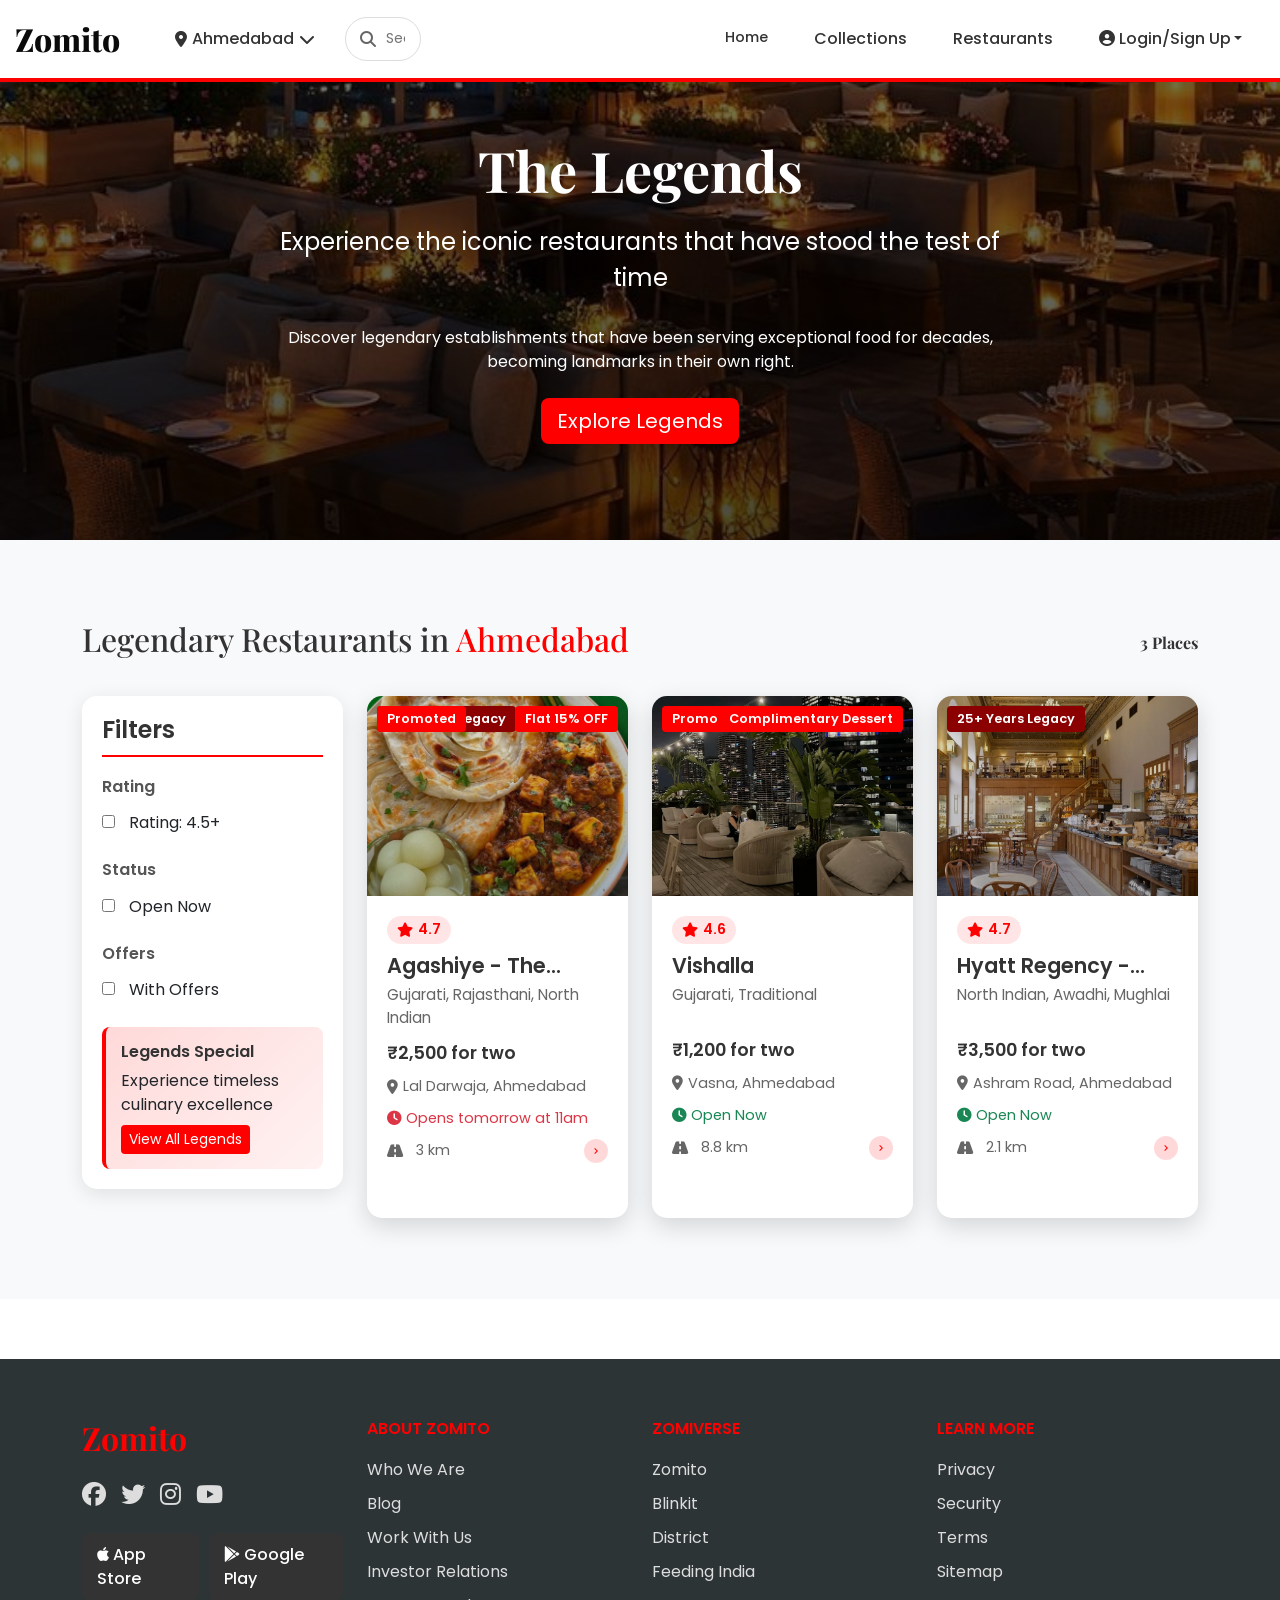
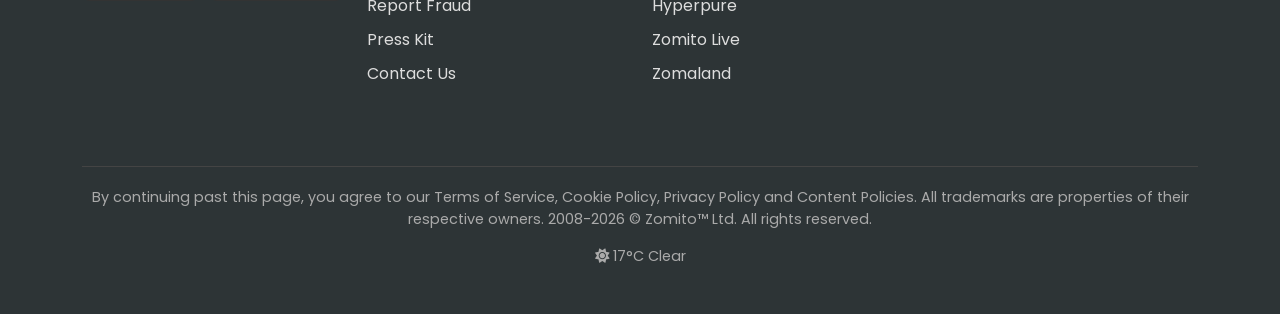
<file: eatNdeliver1/the_legend.html>
<!DOCTYPE html>
<html lang="en">

<head>
    <meta charset="UTF-8">
    <meta name="viewport" content="width=device-width, initial-scale=1.0">
    <title>Zomito - The Legends</title>
    <!-- Bootstrap 5 CSS -->
    <link href="https://cdn.jsdelivr.net/npm/bootstrap@5.3.0-alpha1/dist/css/bootstrap.min.css" rel="stylesheet">
    <!-- Font Awesome -->
    <link rel="stylesheet" href="https://cdnjs.cloudflare.com/ajax/libs/font-awesome/6.4.0/css/all.min.css">
    <!-- Google Fonts -->
    <link
        href="https://fonts.googleapis.com/css2?family=Poppins:wght@300;400;500;600;700&family=Playfair+Display:wght@700;800&display=swap"
        rel="stylesheet">
    <style>
        /* Smooth fade-in animation for page */
        @keyframes pageFadeIn {
            from {
                opacity: 0;
            }
            to {
                opacity: 1;
            }
        }

        /* Navbar animation */
        @keyframes slideDown {
            from {
                transform: translateY(-100%);
                opacity: 0;
            }

            to {
                transform: translateY(0);
                opacity: 1;
            }
        }

        /* Navbar item popping animation */
        @keyframes popIn {
            0% {
                transform: scale(0);
                opacity: 0;
            }

            70% {
                transform: scale(1.1);
                opacity: 1;
            }

            100% {
                transform: scale(1);
                opacity: 1;
            }
        }

        /* Card fade-in animation */
        @keyframes cardFadeIn {
            from {
                opacity: 0;
                transform: translateY(20px);
            }
            to {
                opacity: 1;
                transform: translateY(0);
            }
        }

        /* Smooth scrolling */
        html {
            scroll-behavior: smooth;
        }

        body {
            margin: 0;
            font-family: 'Poppins', sans-serif;
            overflow-x: hidden;
            background-color: #fff;
            animation: pageFadeIn 0.8s ease-out;
        }

        /* ===== NAVBAR FIX ===== */
        .navbar {
            animation: slideDown 0.8s ease-out;
            padding: 10px 0 !important;
            background-color: white !important;
            position: fixed;
            top: 0;
            width: 100%;
            z-index: 1000;
            box-shadow: 0 2px 10px rgba(0, 0, 0, 0.1);
            border-bottom: 4px solid rgba(255, 0, 0);
        }

        .navbar .container-fluid {
            max-width: 100%;
            padding-left: 15px !important;
            padding-right: 15px !important;
            display: flex;
            align-items: center;
        }

        .navbar-brand {
            margin-right: 20px !important;
            padding-left: 0 !important;
        }

        .navbar-brand-text {
            font-family: 'Playfair Display', serif;
            color: #0a0a0a !important;
            font-size: 2rem;
            font-weight: 800;
            margin: 0 !important;
            padding: 0 !important;
            display: inline-block;
        }

        /* User Dropdown Styles */
        .navbar .dropdown-menu {
            border: none;
            box-shadow: 0 5px 15px rgba(0, 0, 0, 0.1);
            border-radius: 8px;
            padding: 8px 0;
            min-width: 160px;
        }

        .navbar .dropdown-item {
            padding: 6px 15px;
            color: #333;
            transition: all 0.3s ease;
            font-weight: 400;
        }

        .navbar .dropdown-item:hover {
            background-color: rgba(255, 0, 0, 0.05);
            color: #ff0000;
        }

        .navbar .dropdown-toggle::after {
            margin-left: 3px;
        }

        /* Home Button in Navbar */
        .home-btn {
            margin-right: 10px;
            color: #ff0000 !important;
            font-weight: 500;
            font-size: 0.9rem;
        }

        /* Booking icon in navbar */
        #bookings-nav-item .nav-link {
            background: linear-gradient(135deg, rgba(255, 0, 0, 0.1), rgba(255, 0, 0, 0.15));
            border: 1px solid rgba(255, 0, 0, 0.2);
            color: #ff0000 !important;
            border-radius: 6px;
            padding: 8px 15px !important;
            margin: 0 10px;
            transition: all 0.3s ease;
        }

        #bookings-nav-item .nav-link:hover {
            background: #ff0000;
            color: white !important;
        }

        /* Location and Search Section */
        .location-search-container {
            display: flex;
            align-items: center;
            gap: 15px;
            flex: 1;
            max-width: 600px;
            margin: 0 20px;
        }

        .location-btn {
            background: none;
            border: none;
            display: flex;
            align-items: center;
            gap: 5px;
            color: #333;
            font-weight: 500;
            padding: 8px 15px;
            border-radius: 20px;
            transition: all 0.3s ease;
            white-space: nowrap;
            position: relative;
            cursor: pointer;
        }

        .location-btn:hover {
            background-color: rgba(255, 0, 0, 0.1);
            color: #ff0000;
        }

        .location-dropdown {
            position: absolute;
            top: 100%;
            left: 0;
            background: white;
            border-radius: 10px;
            box-shadow: 0 5px 20px rgba(0, 0, 0, 0.15);
            min-width: 200px;
            z-index: 1000;
            display: none;
            overflow: hidden;
        }

        .location-btn:hover .location-dropdown {
            display: block;
        }

        .location-option {
            padding: 12px 20px;
            cursor: pointer;
            transition: all 0.2s ease;
            border-bottom: 1px solid #f0f0f0;
        }

        .location-option:hover {
            background-color: rgba(255, 0, 0, 0.1);
            color: #ff0000;
        }

        .location-option.active {
            background-color: rgba(255, 0, 0, 0.1);
            color: #ff0000;
            font-weight: 600;
        }

        .search-container {
            flex: 1;
            position: relative;
        }

        .search-input {
            width: 100%;
            padding: 10px 15px 10px 40px;
            border: 1px solid #ddd;
            border-radius: 25px;
            font-size: 0.9rem;
            transition: all 0.3s ease;
        }

        .search-input:focus {
            outline: none;
            border-color: #ff0000;
            box-shadow: 0 0 0 2px rgba(255, 0, 0, 0.1);
        }

        .search-icon {
            position: absolute;
            left: 15px;
            top: 50%;
            transform: translateY(-50%);
            color: #666;
        }

        .nav-link {
            color: #333 !important;
            font-weight: 500;
            margin: 0 15px;
            transition: color 0.3s ease;
            position: relative;
            opacity: 0;
            animation: popIn 0.5s ease-out forwards;
        }

        .nav-link:nth-child(1) {
            animation-delay: 0.2s;
        }

        .nav-link:nth-child(2) {
            animation-delay: 0.3s;
        }

        .nav-link:nth-child(3) {
            animation-delay: 0.4s;
        }

        .nav-link:hover {
            color: #ff0000 !important;
        }

        .nav-link.active {
            color: #ff0000 !important;
            font-weight: 600;
        }

        .nav-link.active::after {
            content: '';
            position: absolute;
            bottom: -5px;
            left: 0;
            width: 100%;
            height: 2px;
            background-color: #ff0000;
            border-radius: 2px;
        }

        /* ===== HERO SECTION ===== */
        .hero-section {
            padding-top: 120px;
            padding-bottom: 80px;
            text-align: center;
            background: url('images/the_legends.jpg') center/cover no-repeat;
            position: relative;
            min-height: 60vh;
            display: flex;
            align-items: center;
            animation: cardFadeIn 1s ease-out 0.3s both;
        }

        .hero-overlay {
            position: absolute;
            top: 0;
            left: 0;
            right: 0;
            bottom: 0;
            background: linear-gradient(rgba(0,0,0,0.5), rgba(0,0,0,0.7));
            z-index: 1;
        }

        .hero-content {
            position: relative;
            z-index: 2;
            color: white;
            max-width: 800px;
            margin: 0 auto;
            padding: 0 20px;
        }

        .hero-title {
            font-family: 'Playfair Display', serif;
            color: white;
            font-size: 3.5rem;
            font-weight: 700;
            margin-bottom: 20px;
            opacity: 0;
            animation: cardFadeIn 0.8s ease-out 0.5s forwards;
        }

        .hero-subtitle {
            font-size: 1.5rem;
            margin-bottom: 30px;
            opacity: 0;
            animation: cardFadeIn 0.8s ease-out 0.7s forwards;
        }

        .hero-section p {
            opacity: 0;
            animation: cardFadeIn 0.8s ease-out 0.9s forwards;
        }

        .hero-section .btn {
            opacity: 0;
            animation: cardFadeIn 0.8s ease-out 1.1s forwards;
        }

        /* ===== RESTAURANTS SECTION ===== */
        .restaurants-section {
            padding: 80px 0;
            background-color: #f8f9fa;
        }

        .restaurants-title {
            font-family: 'Playfair Display', serif;
            color: #333;
            font-weight: 700;
            margin-bottom: 30px;
            display: flex;
            justify-content: space-between;
            align-items: center;
            opacity: 0;
            animation: cardFadeIn 0.8s ease-out 0.3s forwards;
        }

        .city-name {
            color: #ff0000;
        }

        /* ===== FILTERS SECTION ===== */
        .filters-section {
            position: sticky;
            top: 120px;
            height: fit-content;
            z-index: 100;
            background: white;
            padding: 20px;
            border-radius: 15px;
            box-shadow: 0 5px 20px rgba(0, 0, 0, 0.1);
            margin-bottom: 30px;
            animation: cardFadeIn 0.8s ease-out 0.5s both;
        }

        .filters-title {
            font-weight: 600;
            margin-bottom: 20px;
            color: #333;
            border-bottom: 2px solid #ff0000;
            padding-bottom: 10px;
        }

        .filter-group {
            margin-bottom: 25px;
        }

        .filter-group-title {
            font-weight: 600;
            margin-bottom: 15px;
            color: #555;
        }

        .filter-checkbox {
            margin-bottom: 10px;
        }

        .filter-checkbox input {
            margin-right: 10px;
        }

        .filter-checkbox label {
            cursor: pointer;
        }

        .offer-banner {
            background: linear-gradient(135deg, rgba(255, 0, 0, 0.15) 0%, rgba(255, 0, 0, 0.05) 100%);
            border-left: 4px solid #ff0000;
            padding: 15px;
            border-radius: 8px;
            margin-top: 20px;
            animation: cardFadeIn 0.8s ease-out 0.7s both;
        }

        .offer-text {
            font-weight: 600;
            color: #333;
        }

        /* ===== RESTAURANT LISTINGS ===== */
        .restaurant-card {
            border-radius: 15px;
            overflow: hidden;
            box-shadow: 0 8px 25px rgba(0, 0, 0, 0.15);
            margin-bottom: 35px;
            background: white;
            transition: all 0.3s ease;
            height: 100%;
            opacity: 0;
            transform: translateY(20px);
            animation: cardFadeIn 0.5s ease-out forwards;
        }

        .restaurant-card:hover {
            transform: translateY(-8px);
            box-shadow: 0 12px 35px rgba(0, 0, 0, 0.2);
        }

        .restaurant-img {
            height: 200px;
            background: linear-gradient(135deg, rgba(255, 0, 0, 0.1) 0%, rgba(255, 0, 0, 0.05) 100%);
            background-size: cover;
            background-position: center;
            display: flex;
            align-items: center;
            justify-content: center;
            color: #666;
            position: relative;
            overflow: hidden;
        }

        .restaurant-img::before {
            content: '';
            position: absolute;
            top: 0;
            left: 0;
            right: 0;
            bottom: 0;
            background: linear-gradient(to bottom, rgba(0, 0, 0, 0.1), rgba(0, 0, 0, 0.3));
            z-index: 1;
        }

        .restaurant-img img {
            width: 100%;
            height: 100%;
            object-fit: cover;
            transition: transform 0.5s ease;
        }

        .restaurant-card:hover .restaurant-img img {
            transform: scale(1.05);
        }

        .restaurant-content {
            padding: 20px;
        }

        .restaurant-name {
            font-weight: 600;
            font-size: 1.3rem;
            margin-bottom: 5px;
            color: #333;
            display: -webkit-box;
            -webkit-line-clamp: 1;
            -webkit-box-orient: vertical;
            overflow: hidden;
        }

        .restaurant-cuisine {
            color: #666;
            font-size: 0.95rem;
            margin-bottom: 10px;
            display: -webkit-box;
            -webkit-line-clamp: 2;
            -webkit-box-orient: vertical;
            overflow: hidden;
            min-height: 2.8em;
        }

        .restaurant-price {
            font-weight: 600;
            color: #333;
            margin-bottom: 10px;
            font-size: 1.1rem;
        }

        .restaurant-location {
            color: #666;
            font-size: 0.9rem;
            margin-bottom: 10px;
            display: flex;
            align-items: center;
        }

        .restaurant-location i {
            margin-right: 5px;
        }

        .restaurant-timing {
            color: #666;
            font-size: 0.9rem;
            margin-bottom: 10px;
            display: flex;
            align-items: center;
        }

        .restaurant-timing i {
            margin-right: 5px;
        }

        .restaurant-distance {
            color: #666;
            font-size: 0.9rem;
            display: flex;
            align-items: center;
            gap: 8px;
            margin-bottom: 0;
        }

        .restaurant-distance i {
            margin-right: 5px;
        }

        .restaurant-arrow {
            width: 24px;
            height: 24px;
            background-color: rgba(255, 0, 0, 0.15);
            border-radius: 50%;
            display: inline-flex;
            align-items: center;
            justify-content: center;
            transition: all 0.3s ease;
            cursor: pointer;
            flex-shrink: 0;
            margin-left: auto;
        }

        .restaurant-arrow:hover {
            background-color: #ff0000;
            transform: translateX(3px);
        }

        .restaurant-arrow svg {
            width: 12px;
            height: 12px;
            fill: #ff0000;
            transition: fill 0.3s ease;
        }

        .restaurant-arrow:hover svg {
            fill: white;
        }

        .restaurant-rating {
            display: inline-flex;
            align-items: center;
            background-color: rgba(255, 0, 0, 0.1);
            color: #ff0000;
            padding: 3px 10px;
            border-radius: 20px;
            font-weight: 600;
            font-size: 0.9rem;
            margin-bottom: 10px;
        }

        .restaurant-rating i {
            margin-right: 5px;
        }

        .promoted-badge {
            position: absolute;
            top: 10px;
            left: 10px;
            background-color: #ff0000;
            color: white;
            padding: 3px 10px;
            border-radius: 4px;
            font-size: 0.8rem;
            font-weight: 600;
            z-index: 2;
        }

        .offer-badge {
            position: absolute;
            top: 10px;
            right: 10px;
            background-color: #ff0000;
            color: white;
            padding: 3px 10px;
            border-radius: 4px;
            font-size: 0.8rem;
            font-weight: 600;
            z-index: 2;
        }

        .legend-badge {
            position: absolute;
            top: 10px;
            left: 10px;
            background-color: #8B0000;
            color: white;
            padding: 3px 10px;
            border-radius: 4px;
            font-size: 0.8rem;
            font-weight: 600;
            z-index: 2;
        }

        /* Modal Styles */
        .modal-header {
            border-bottom: 2px solid rgba(255, 0, 0, 0.3);
            background-color: #f8f9fa;
        }

        .modal-title {
            color: #333;
            font-weight: 500;
        }

        /* ===== FOOTER ===== */
        .footer {
            background-color: #2d3436;
            color: #fff;
            padding: 60px 0 30px;
            margin-top: 60px;
            animation: cardFadeIn 0.8s ease-out 0.7s both;
        }

        .footer-title {
            font-family: 'Playfair Display', serif;
            color: #ff0000;
            font-size: 2rem;
            font-weight: 700;
            margin-bottom: 20px;
        }

        .footer-section-title {
            font-weight: 600;
            margin-bottom: 20px;
            color: #ff0000;
        }

        .footer-links {
            list-style: none;
            padding: 0;
        }

        .footer-links li {
            margin-bottom: 10px;
        }

        .footer-links a {
            color: #ddd;
            text-decoration: none;
            transition: color 0.3s ease;
        }

        .footer-links a:hover {
            color: #ff0000;
        }

        .social-links {
            display: flex;
            gap: 15px;
            margin-top: 20px;
        }

        .social-links a {
            color: #ddd;
            font-size: 1.5rem;
            transition: color 0.3s ease;
        }

        .social-links a:hover {
            color: #ff0000;
        }

        .app-download {
            display: flex;
            gap: 10px;
            margin-top: 20px;
        }

        .app-btn {
            display: inline-block;
            background: #333;
            color: white;
            padding: 10px 15px;
            border-radius: 8px;
            text-decoration: none;
            font-weight: 500;
            transition: background 0.3s ease;
        }

        .app-btn:hover {
            background: #ff0000;
            color: #333;
        }

        .copyright {
            text-align: center;
            margin-top: 40px;
            padding-top: 20px;
            border-top: 1px solid #444;
            color: #aaa;
            font-size: 0.9rem;
        }

        /* ===== RESPONSIVE DESIGN ===== */
        @media (max-width: 1200px) {
            .location-search-container {
                max-width: 500px;
            }
        }

        @media (max-width: 992px) {
            .restaurants-section .col-lg-9 {
                padding-left: 0;
            }

            .filters-section {
                position: static;
                margin-bottom: 30px;
            }

            .location-search-container {
                order: 3;
                margin: 15px 0;
                max-width: 100%;
            }

            .navbar-nav {
                order: 2;
            }
            
            .hero-title {
                font-size: 2.8rem;
            }
            
            .hero-subtitle {
                font-size: 1.3rem;
            }
        }

        @media (max-width: 768px) {
            .navbar-brand-text {
                font-size: 1.5rem;
            }

            .location-btn {
                padding: 6px 10px;
                font-size: 0.9rem;
            }

            .restaurant-img {
                height: 180px;
            }
            
            .hero-title {
                font-size: 2.3rem;
            }
            
            .hero-subtitle {
                font-size: 1.2rem;
            }
            
            .hero-section {
                padding-top: 100px;
                padding-bottom: 60px;
                min-height: 50vh;
            }
        }

        @media (max-width: 576px) {
            .navbar-brand-text {
                font-size: 1.3rem;
            }

            .footer-title {
                font-size: 1.5rem;
            }

            .restaurant-card {
                margin-bottom: 20px;
            }

            .search-input {
                padding: 8px 15px 8px 35px;
                font-size: 0.85rem;
            }
            
            .hero-title {
                font-size: 1.8rem;
                margin-bottom: 15px;
            }
            
            .hero-subtitle {
                font-size: 1rem;
                margin-bottom: 20px;
            }
            
            .restaurants-title {
                flex-direction: column;
                align-items: flex-start;
                gap: 10px;
            }
            
            .restaurants-title h2 {
                font-size: 1.8rem;
            }
            
            .restaurants-section {
                padding: 60px 0;
            }
            
            .restaurant-name {
                font-size: 1.2rem;
            }
            
            .restaurant-cuisine {
                font-size: 0.9rem;
                -webkit-line-clamp: 1;
            }
        }

        @media (max-width: 400px) {
            .navbar-brand-text {
                font-size: 1.2rem;
            }
            
            .location-btn span {
                display: none;
            }
            
            .location-btn {
                padding: 6px;
            }
            
            .location-btn i.fa-map-marker-alt {
                margin-right: 0;
            }
            
            .hero-title {
                font-size: 1.6rem;
            }
        }
    </style>
</head>

<body>
    <!-- Navbar -->
    <nav class="navbar navbar-expand-lg navbar-light">
        <div class="container-fluid">
            <a class="navbar-brand" href="zomago.html">
                <span class="navbar-brand-text">Zomito</span>
            </a>

            <div class="location-search-container">
                <div class="location-btn">
                    <i class="fas fa-map-marker-alt"></i>
                    <span id="current-city">Ahmedabad</span>
                    <i class="fas fa-chevron-down"></i>
                    <div class="location-dropdown">
                        <div class="location-option active" data-city="Ahmedabad">Ahmedabad</div>
                        <div class="location-option" data-city="Delhi">Delhi</div>
                        <div class="location-option" data-city="Mumbai">Mumbai</div>
                        <div class="location-option" data-city="Jaipur">Jaipur</div>
                        <div class="location-option" data-city="Chennai">Chennai</div>
                        <div class="location-option" data-city="Kolkata">Kolkata</div>
                    </div>
                </div>
                <div class="search-container">
                    <i class="fas fa-search search-icon"></i>
                    <input type="text" class="search-input" placeholder="Search legendary restaurants...">
                </div>
            </div>

            <button class="navbar-toggler" type="button" data-bs-toggle="collapse" data-bs-target="#navbarNav">
                <span class="navbar-toggler-icon"></span>
            </button>
            <div class="collapse navbar-collapse" id="navbarNav">
                <ul class="navbar-nav ms-auto">
                    <!-- Home Button -->
                    <li class="nav-item">
                        <a class="nav-link home-btn" href="index.html">Home</a>
                    </li>
                    <li class="nav-item">
                        <a class="nav-link" href="zomago.html#collections">Collections</a>
                    </li>
                    <li class="nav-item">
                        <a class="nav-link" href="#restaurants">Restaurants</a>
                    </li>
                    <!-- Booking Icon (Visible when logged in) -->
                    <li class="nav-item" id="bookings-nav-item" style="display: none;">
                        <a class="nav-link" href="#" data-bs-toggle="modal" data-bs-target="#bookingsModal">
                            <i class="fas fa-calendar-check"></i>
                        </a>
                    </li>
                    <li class="nav-item">
                        <div class="dropdown">
                            <button class="btn btn-link nav-link dropdown-toggle" type="button" id="userDropdown" data-bs-toggle="dropdown">
                                <i class="fas fa-user-circle"></i> Login/Sign Up
                            </button>
                            <ul class="dropdown-menu dropdown-menu-end">
                                <li id="login-dropdown-item"><a class="dropdown-item" href="#" data-bs-toggle="modal" data-bs-target="#loginModal">Login</a></li>
                                <li id="signup-dropdown-item"><a class="dropdown-item" href="#" data-bs-toggle="modal" data-bs-target="#signupModal">Sign Up</a></li>
                                <li id="bookings-dropdown-item" style="display: none;"><a class="dropdown-item" href="#" data-bs-toggle="modal" data-bs-target="#bookingsModal">My Bookings</a></li>
                                <li id="logout-dropdown-item" style="display: none;"><a class="dropdown-item" href="#" onclick="UserSystem.logout()">Logout</a></li>
                            </ul>
                        </div>
                    </li>
                </ul>
            </div>
        </div>
    </nav>

    <!-- Hero Section -->
    <section class="hero-section">
        <div class="hero-overlay"></div>
        <div class="container">
            <div class="hero-content">
                <h1 class="hero-title">The Legends</h1>
                <p class="hero-subtitle">Experience the iconic restaurants that have stood the test of time</p>
                <p class="mb-4">Discover legendary establishments that have been serving exceptional food for decades, becoming landmarks in their own right.</p>
                <a href="#restaurants" class="btn btn-lg" style="background-color: #ff0000; color: white; border: none;">
                    Explore Legends
                </a>
            </div>
        </div>
    </section>

    <!-- Restaurants Section -->
    <section id="restaurants" class="restaurants-section">
        <div class="container">
            <div class="restaurants-title">
                <h2>Legendary Restaurants in <span class="city-name" id="restaurants-city">Ahmedabad</span></h2>
                <div class="delivery-toggle">
                    <span id="delivery-mode">3 Places</span>
                </div>
            </div>

            <div class="row">
                <!-- Filters Section (Left Column) -->
                <div class="col-lg-3">
                    <div class="filters-section">
                        <h4 class="filters-title">Filters</h4>

                        <div class="filter-group">
                            <h6 class="filter-group-title">Rating</h6>
                            <div class="filter-checkbox">
                                <input type="checkbox" id="rating45">
                                <label for="rating45">Rating: 4.5+</label>
                            </div>
                        </div>

                        <div class="filter-group">
                            <h6 class="filter-group-title">Status</h6>
                            <div class="filter-checkbox">
                                <input type="checkbox" id="openNow">
                                <label for="openNow">Open Now</label>
                            </div>
                        </div>

                        <div class="filter-group">
                            <h6 class="filter-group-title">Offers</h6>
                            <div class="filter-checkbox">
                                <input type="checkbox" id="offers">
                                <label for="offers">With Offers</label>
                            </div>
                        </div>

                        <div class="offer-banner">
                            <h6 class="offer-text">Legends Special</h6>
                            <p class="mb-0">Experience timeless culinary excellence</p>
                            <button class="btn btn-sm mt-2"
                                style="background-color: #ff0000; color: white; border: none;"
                                onclick="scrollToRestaurants()">
                                View All Legends
                            </button>
                        </div>
                    </div>
                </div>

                <!-- Restaurants Section (Right Column) -->
                <div class="col-lg-9">
                    <div id="restaurants-container" class="row">
                        <!-- Legendary restaurants will be loaded here by JavaScript -->
                    </div>
                </div>
            </div>
        </div>
    </section>

    <!-- Footer -->
    <footer class="footer">
        <div class="container">
            <div class="row">
                <div class="col-lg-3 col-md-6 mb-4">
                    <h3 class="footer-title">Zomito</h3>
                    <div class="social-links">
                        <a href="#"><i class="fab fa-facebook"></i></a>
                        <a href="#"><i class="fab fa-twitter"></i></a>
                        <a href="#"><i class="fab fa-instagram"></i></a>
                        <a href="#"><i class="fab fa-youtube"></i></a>
                    </div>
                    <div class="app-download">
                        <a href="#" class="app-btn">
                            <i class="fab fa-apple"></i> App Store
                        </a>
                        <a href="#" class="app-btn">
                            <i class="fab fa-google-play"></i> Google Play
                        </a>
                    </div>
                </div>
                <div class="col-lg-3 col-md-6 mb-4">
                    <h6 class="footer-section-title">ABOUT ZOMITO</h6>
                    <ul class="footer-links">
                        <li><a href="#">Who We Are</a></li>
                        <li><a href="#">Blog</a></li>
                        <li><a href="#">Work With Us</a></li>
                        <li><a href="#">Investor Relations</a></li>
                        <li><a href="#">Report Fraud</a></li>
                        <li><a href="#">Press Kit</a></li>
                        <li><a href="#">Contact Us</a></li>
                    </ul>
                </div>
                <div class="col-lg-3 col-md-6 mb-4">
                    <h6 class="footer-section-title">ZOMIVERSE</h6>
                    <ul class="footer-links">
                        <li><a href="#">Zomito</a></li>
                        <li><a href="#">Blinkit</a></li>
                        <li><a href="#">District</a></li>
                        <li><a href="#">Feeding India</a></li>
                        <li><a href="#">Hyperpure</a></li>
                        <li><a href="#">Zomito Live</a></li>
                        <li><a href="#">Zomaland</a></li>
                    </ul>
                </div>
                <div class="col-lg-3 col-md-6 mb-4">
                    <h6 class="footer-section-title">LEARN MORE</h6>
                    <ul class="footer-links">
                        <li><a href="#">Privacy</a></li>
                        <li><a href="#">Security</a></li>
                        <li><a href="#">Terms</a></li>
                        <li><a href="#">Sitemap</a></li>
                    </ul>
                </div>
            </div>
            <div class="copyright">
                <p>By continuing past this page, you agree to our Terms of Service, Cookie Policy, Privacy Policy and
                    Content Policies. All trademarks are properties of their respective owners. 2008-2026 © Zomito™ Ltd.
                    All rights reserved.</p>
                <p><i class="fas fa-sun"></i> 17°C Clear</p>
            </div>
        </div>
    </footer>

    <!-- Modals from zomago.html -->
    <!-- Login Modal -->
    <div class="modal fade" id="loginModal" tabindex="-1" aria-hidden="true">
        <div class="modal-dialog modal-dialog-centered">
            <div class="modal-content">
                <div class="modal-header">
                    <h5 class="modal-title">Login to Zomito</h5>
                    <button type="button" class="btn-close" data-bs-dismiss="modal"></button>
                </div>
                <div class="modal-body">
                    <form id="loginForm">
                        <div class="mb-3">
                            <label for="loginEmail" class="form-label">Email address</label>
                            <input type="email" class="form-control" id="loginEmail" required>
                        </div>
                        <div class="mb-3">
                            <label for="loginPassword" class="form-label">Password</label>
                            <input type="password" class="form-control" id="loginPassword" required>
                        </div>
                        <div class="mb-3 form-check">
                            <input type="checkbox" class="form-check-input" id="rememberMe">
                            <label class="form-check-label" for="rememberMe">Remember me</label>
                        </div>
                        <div class="d-grid gap-2">
                            <button type="submit" class="btn btn-danger">Login</button>
                        </div>
                        <div class="text-center mt-3">
                            <a href="#" class="text-decoration-none" data-bs-toggle="modal" data-bs-target="#forgotPasswordModal" data-bs-dismiss="modal">Forgot Password?</a>
                        </div>
                        <div class="text-center mt-3">
                            <span>Don't have an account? </span>
                            <a href="#" class="text-decoration-none" data-bs-toggle="modal" data-bs-target="#signupModal" data-bs-dismiss="modal">Sign Up</a>
                        </div>
                    </form>
                </div>
            </div>
        </div>
    </div>

    <!-- Sign Up Modal -->
   <div class="modal fade" id="signupModal" tabindex="-1" aria-hidden="true">
        <div class="modal-dialog modal-dialog-centered modal-lg">
            <div class="modal-content">
                <div class="modal-header">
                    <h5 class="modal-title">Create Your Zomito Account</h5>
                    <button type="button" class="btn-close" data-bs-dismiss="modal"></button>
                </div>
                <div class="modal-body">
                    <form id="signupForm">
                        <div class="row">
                            <div class="col-md-6 mb-3">
                                <label for="firstName" class="form-label">First Name <span class="text-danger">*</span></label>
                                <input type="text" class="form-control" id="firstName" required placeholder="Enter your first name">
                            </div>
                            <div class="col-md-6 mb-3">
                                <label for="lastName" class="form-label">Last Name <span class="text-danger">*</span></label>
                                <input type="text" class="form-control" id="lastName" required placeholder="Enter your last name">
                            </div>
                        </div>
                        
                        <div class="row">
                            <div class="col-md-6 mb-3">
                                <label for="signupEmail" class="form-label">Email Address <span class="text-danger">*</span></label>
                                <input type="email" class="form-control" id="signupEmail" required placeholder="example@email.com">
                            </div>
                            <div class="col-md-6 mb-3">
                                <label for="signupPhone" class="form-label">Phone Number <span class="text-danger">*</span></label>
                                <input type="tel" class="form-control" id="signupPhone" required placeholder="10-digit mobile number">
                            </div>
                        </div>
                        
                        <div class="mb-3">
                            <label for="signupCity" class="form-label">City <span class="text-danger">*</span></label>
                            <select class="form-select" id="signupCity" required>
                                <option value="">Select your city</option>
                                <option value="Ahmedabad">Ahmedabad</option>
                                <option value="Delhi">Delhi</option>
                                <option value="Mumbai">Mumbai</option>
                                <option value="Jaipur">Jaipur</option>
                            </select>
                        </div>
                        
                        <div class="mb-3">
                            <label for="signupAddress" class="form-label">Complete Address <span class="text-danger">*</span></label>
                            <textarea class="form-control" id="signupAddress" rows="3" required placeholder="House no, Building, Street, Area, Landmark"></textarea>
                            <div class="form-text">We'll use this for delivery. You can update it anytime.</div>
                        </div>
                        
                        <div class="row">
                            <div class="col-md-6 mb-3">
                                <label for="signupPassword" class="form-label">Password <span class="text-danger">*</span></label>
                                <input type="password" class="form-control" id="signupPassword" required placeholder="At least 6 characters">
                            </div>
                            <div class="col-md-6 mb-3">
                                <label for="confirmPassword" class="form-label">Confirm Password <span class="text-danger">*</span></label>
                                <input type="password" class="form-control" id="confirmPassword" required placeholder="Re-enter your password">
                            </div>
                        </div>
                        
                        <div class="form-check mb-4">
                            <input class="form-check-input" type="checkbox" id="termsAgreement" required>
                            <label class="form-check-label" for="termsAgreement">
                                I agree to Zomito's <a href="#" class="text-danger">Terms of Service</a> and <a href="#" class="text-danger">Privacy Policy</a>
                            </label>
                        </div>
                        
                        <div class="d-grid gap-2">
                            <button type="submit" class="btn btn-danger btn-lg">
                                <i class="fas fa-user-plus me-2"></i> Create Account
                            </button>
                        </div>
                        
                        <div class="text-center mt-3">
                            <span>Already have an account? </span>
                            <a href="#" class="text-decoration-none fw-bold text-danger" data-bs-toggle="modal" data-bs-target="#loginModal" data-bs-dismiss="modal">Sign In</a>
                        </div>
                    </form>
                </div>
            </div>
        </div>
    </div>

    <!-- OTP Verification Modal -->
    <div class="modal fade" id="otpModal" tabindex="-1" aria-hidden="true">
        <div class="modal-dialog modal-dialog-centered">
            <div class="modal-content">
                <div class="modal-header">
                    <h5 class="modal-title">Verify Your Email</h5>
                    <button type="button" class="btn-close" data-bs-dismiss="modal"></button>
                </div>
                <div class="modal-body">
                    <p>We've sent a 6-digit OTP to your email address.</p>
                    <div class="mb-3">
                        <label for="otpInput" class="form-label">Enter OTP</label>
                        <input type="text" class="form-control text-center" id="otpInput" maxlength="6" style="font-size: 24px; letter-spacing: 10px;">
                    </div>
                    <div class="d-grid gap-2">
                        <button type="button" class="btn btn-danger" id="verifyOtpBtn">Verify OTP</button>
                    </div>
                    <div class="text-center mt-3">
                        <button type="button" class="btn btn-link" id="resendOtpBtn">Resend OTP</button>
                    </div>
                </div>
            </div>
        </div>
    </div>

    <!-- Forgot Password Modal -->
    <div class="modal fade" id="forgotPasswordModal" tabindex="-1" aria-hidden="true">
        <div class="modal-dialog modal-dialog-centered">
            <div class="modal-content">
                <div class="modal-header">
                    <h5 class="modal-title">Reset Password</h5>
                    <button type="button" class="btn-close" data-bs-dismiss="modal"></button>
                </div>
                <div class="modal-body">
                    <div id="forgotPasswordStep1">
                        <p>Enter your email address to reset your password.</p>
                        <div class="mb-3">
                            <label for="resetEmail" class="form-label">Email address</label>
                            <input type="email" class="form-control" id="resetEmail">
                        </div>
                        <div class="d-grid gap-2">
                            <button type="button" class="btn btn-danger" id="sendResetOtpBtn">Send OTP</button>
                        </div>
                    </div>
                    <div id="forgotPasswordStep2" style="display: none;">
                        <div class="mb-3">
                            <label for="resetOtp" class="form-label">Enter OTP</label>
                            <input type="text" class="form-control text-center" id="resetOtp" maxlength="6" style="font-size: 24px; letter-spacing: 10px;">
                        </div>
                        <div class="mb-3">
                            <label for="newPassword" class="form-label">New Password</label>
                            <input type="password" class="form-control" id="newPassword">
                        </div>
                        <div class="d-grid gap-2">
                            <button type="button" class="btn btn-danger" id="resetPasswordBtn">Reset Password</button>
                        </div>
                    </div>
                </div>
            </div>
        </div>
    </div>

    <!-- Coupon Modal -->
    <div class="modal fade" id="couponModal" tabindex="-1" aria-hidden="true">
        <div class="modal-dialog modal-dialog-centered">
            <div class="modal-content">
                <div class="modal-header">
                    <h5 class="modal-title">🎉 Welcome to Zomito! 🎉</h5>
                    <button type="button" class="btn-close" data-bs-dismiss="modal"></button>
                </div>
                <div class="modal-body text-center">
                    <div class="coupon-box p-4 mb-3" style="background: linear-gradient(135deg, rgba(255, 0, 0, 0.9), rgba(255, 107, 107, 0.9)); color: white; border-radius: 10px;">
                        <h3>₹100 OFF</h3>
                        <p>On your first order</p>
                        <h4 id="couponCode" class="mb-3">ZOMITO100</h4>
                        <button class="btn btn-light" onclick="copyCoupon()">
                            <i class="fas fa-copy"></i> Copy Coupon
                        </button>
                    </div>
                    <p>Your coupon has been saved to your account!</p>
                    <div class="d-grid gap-2">
                        <button type="button" class="btn btn-danger" data-bs-dismiss="modal">Start Ordering</button>
                    </div>
                </div>
            </div>
        </div>
    </div>

    <!-- Bookings Modal (Updated from restaurant-details.html) -->
    <div class="modal fade" id="bookingsModal" tabindex="-1" aria-hidden="true">
        <div class="modal-dialog modal-lg modal-dialog-centered">
            <div class="modal-content">
                <div class="modal-header">
                    <h5 class="modal-title"><i class="fas fa-calendar-check me-2"></i> My Bookings</h5>
                    <button type="button" class="btn-close" data-bs-dismiss="modal" aria-label="Close"></button>
                </div>
                <div class="modal-body">
                    <div class="d-flex justify-content-between align-items-center mb-4">
                        <div>
                            <h6 class="mb-0">Total Bookings: <span id="totalBookings">0</span></h6>
                        </div>
                        <div class="btn-group">
                            <button class="btn btn-sm btn-outline-danger active" onclick="filterBookings('all')">All</button>
                            <button class="btn btn-sm btn-outline-danger" onclick="filterBookings('upcoming')">Upcoming</button>
                            <button class="btn btn-sm btn-outline-danger" onclick="filterBookings('past')">Past</button>
                        </div>
                    </div>
                    
                    <div id="bookingsList">
                        <!-- Bookings will be populated by JS -->
                    </div>
                    
                    <div id="noBookingsMessage" class="text-center py-5" style="display: none;">
                        <i class="fas fa-calendar-times fa-3x text-muted mb-3"></i>
                        <h5>No Bookings Yet</h5>
                        <p class="text-muted mb-4">You haven't made any bookings yet.</p>
                        <button class="btn btn-danger" data-bs-dismiss="modal" onclick="scrollToRestaurants()">Book Now</button>
                    </div>
                </div>
            </div>
        </div>
    </div>

    <!-- Bootstrap JS -->
    <script src="https://cdn.jsdelivr.net/npm/bootstrap@5.3.0-alpha1/dist/js/bootstrap.bundle.min.js"></script>

    <script>
        // User Management System (Same as zomago.html)
        const UserSystem = {
            // Initialize
            init() {
                this.loadUsers();
                this.checkLoginStatus();
                this.setupEventListeners();
                
                // Load user's city preference
                const userCity = localStorage.getItem('zomito_user_city');
                if (userCity && this.currentUser) {
                    updateCity(userCity);
                }
                
                // Load bookings for modal
                this.loadBookingsModal();
            },

            // Local Storage Keys
            STORAGE_KEYS: {
                USERS: 'zomito_users',
                CURRENT_USER: 'zomito_current_user',
                COUPONS: 'zomito_coupons',
                USER_CITY: 'zomito_user_city',
                BOOKINGS: 'zomito_bookings'
            },

            // Store users data
            users: [],

            // Current user
            currentUser: null,

            // Load users from localStorage
            loadUsers() {
                const usersData = localStorage.getItem(this.STORAGE_KEYS.USERS);
                this.users = usersData ? JSON.parse(usersData) : [];
                
                const currentUserData = localStorage.getItem(this.STORAGE_KEYS.CURRENT_USER);
                this.currentUser = currentUserData ? JSON.parse(currentUserData) : null;
            },

            // Save users to localStorage
            saveUsers() {
                localStorage.setItem(this.STORAGE_KEYS.USERS, JSON.stringify(this.users));
            },

            // Generate OTP
            generateOTP() {
                return Math.floor(100000 + Math.random() * 900000).toString();
            },

            // Send OTP (simulated)
            sendOTP(email, otp) {
                console.log(`OTP sent to ${email}: ${otp}`);
                // Show OTP in a user-friendly message
                const otpMessage = `Zomito says:\nYour OTP for email ${email} is: ${otp}\n\n(In a real app, this would be sent to your email)`;
                alert(otpMessage);
                return otp;
            },

            // Sign Up
            signUp(userData) {
                // Check if user already exists
                const existingUser = this.users.find(user => user.email === userData.email);
                if (existingUser) {
                    return { success: false, message: 'Email already registered' };
                }

                // Generate OTP
                const otp = this.generateOTP();
                
                // Store user data temporarily with OTP
                userData.otp = otp;
                userData.verified = false;
                userData.createdAt = new Date().toISOString();
                
                // Save to session storage for OTP verification
                sessionStorage.setItem('temp_user', JSON.stringify(userData));
                
                // Send OTP
                this.sendOTP(userData.email, otp);
                
                return { success: true, otp: otp };
            },

            // Verify OTP and complete signup
            verifyOTPAndSignup(enteredOtp) {
                const tempUser = JSON.parse(sessionStorage.getItem('temp_user'));
                
                if (!tempUser) {
                    return { success: false, message: 'Session expired. Please sign up again.' };
                }

                if (tempUser.otp !== enteredOtp) {
                    return { success: false, message: 'Invalid OTP' };
                }

                // Remove OTP from user data
                delete tempUser.otp;
                tempUser.verified = true;
                
                // Generate coupon for first-time user
                const coupon = this.generateCoupon(tempUser.email);
                tempUser.coupons = [coupon];
                
                // Add to users array
                this.users.push(tempUser);
                this.saveUsers();
                
                // Clear temporary data
                sessionStorage.removeItem('temp_user');
                
                // Save user's city preference
                localStorage.setItem(this.STORAGE_KEYS.USER_CITY, tempUser.city);
                
                return { 
                    success: true, 
                    user: tempUser,
                    coupon: coupon
                };
            },

            // Generate coupon
            generateCoupon(email) {
                const couponCode = 'ZOMITO' + Math.floor(100 + Math.random() * 900);
                const coupon = {
                    code: couponCode,
                    amount: 100,
                    valid: true,
                    createdAt: new Date().toISOString(),
                    expiresAt: new Date(Date.now() + 30 * 24 * 60 * 60 * 1000).toISOString() // 30 days
                };
                
                // Save coupon
                let coupons = JSON.parse(localStorage.getItem(this.STORAGE_KEYS.COUPONS) || '{}');
                coupons[email] = coupons[email] || [];
                coupons[email].push(coupon);
                localStorage.setItem(this.STORAGE_KEYS.COUPONS, JSON.stringify(coupons));
                
                return coupon;
            },

            // Login
            login(email, password) {
                const user = this.users.find(u => u.email === email && u.verified);
                
                if (!user) {
                    return { success: false, message: 'User not found or not verified' };
                }

                // In a real app, you would hash the password
                // For demo, we're storing plain text (not recommended for production)
                if (user.password !== password) {
                    return { success: false, message: 'Invalid password' };
                }

                // Set as current user
                this.currentUser = user;
                localStorage.setItem(this.STORAGE_KEYS.CURRENT_USER, JSON.stringify(user));
                
                // Set user's preferred city
                localStorage.setItem(this.STORAGE_KEYS.USER_CITY, user.city);
                
                // Update UI
                this.updateUI();
                
                // Load bookings for modal
                this.loadBookingsModal();
                
                return { success: true, user: user };
            },

            // Logout
            logout() {
                this.currentUser = null;
                localStorage.removeItem(this.STORAGE_KEYS.CURRENT_USER);
                this.updateUI();
                location.reload();
            },

            // Check login status
            checkLoginStatus() {
                this.updateUI();
            },

            // Update UI based on login status
            updateUI() {
                const userDropdown = document.getElementById('userDropdown');
                const bookingsNavItem = document.getElementById('bookings-nav-item');
                const bookingsDropdownItem = document.getElementById('bookings-dropdown-item');
                const loginDropdownItem = document.getElementById('login-dropdown-item');
                const signupDropdownItem = document.getElementById('signup-dropdown-item');
                const logoutDropdownItem = document.getElementById('logout-dropdown-item');
                
                if (!userDropdown) return;

                if (this.currentUser) {
                    // User is logged in
                    userDropdown.innerHTML = `<i class="fas fa-user-circle"></i> Hi, ${this.currentUser.firstName}`;
                    
                    // Show bookings and logout, hide login/signup
                    if (bookingsNavItem) bookingsNavItem.style.display = 'block';
                    if (bookingsDropdownItem) bookingsDropdownItem.style.display = 'block';
                    if (loginDropdownItem) loginDropdownItem.style.display = 'none';
                    if (signupDropdownItem) signupDropdownItem.style.display = 'none';
                    if (logoutDropdownItem) logoutDropdownItem.style.display = 'block';
                } else {
                    // User is not logged in
                    userDropdown.innerHTML = `<i class="fas fa-user-circle"></i> Login/Sign Up`;
                    
                    // Hide bookings and logout, show login/signup
                    if (bookingsNavItem) bookingsNavItem.style.display = 'none';
                    if (bookingsDropdownItem) bookingsDropdownItem.style.display = 'none';
                    if (loginDropdownItem) loginDropdownItem.style.display = 'block';
                    if (signupDropdownItem) signupDropdownItem.style.display = 'block';
                    if (logoutDropdownItem) logoutDropdownItem.style.display = 'none';
                }
            },

            // Setup event listeners
            setupEventListeners() {
                // Sign Up Form
                document.getElementById('signupForm')?.addEventListener('submit', (e) => {
                    e.preventDefault();
                    
                    const userData = {
                        firstName: document.getElementById('firstName').value.trim(),
                        lastName: document.getElementById('lastName').value.trim(),
                        city: document.getElementById('signupCity').value,
                        email: document.getElementById('signupEmail').value.trim(),
                        phone: document.getElementById('signupPhone').value.trim(),
                        password: document.getElementById('signupPassword').value
                    };

                    const result = this.signUp(userData);
                    
                    if (result.success) {
                        // Close signup modal and open OTP modal
                        const signupModal = bootstrap.Modal.getInstance(document.getElementById('signupModal'));
                        signupModal.hide();
                        
                        const otpModal = new bootstrap.Modal(document.getElementById('otpModal'));
                        otpModal.show();
                        
                        // Clear form
                        document.getElementById('signupForm').reset();
                    } else {
                        alert(result.message);
                    }
                });

                // Verify OTP
                document.getElementById('verifyOtpBtn')?.addEventListener('click', () => {
                    const otp = document.getElementById('otpInput').value.trim();
                    
                    if (otp.length !== 6) {
                        alert('Please enter a valid 6-digit OTP');
                        return;
                    }

                    const result = this.verifyOTPAndSignup(otp);
                    
                    if (result.success) {
                        // Close OTP modal
                        const otpModal = bootstrap.Modal.getInstance(document.getElementById('otpModal'));
                        otpModal.hide();
                        
                        // Show success message and coupon
                        setTimeout(() => {
                            const couponModal = new bootstrap.Modal(document.getElementById('couponModal'));
                            couponModal.show();
                            
                            // Update UI
                            this.currentUser = result.user;
                            localStorage.setItem(this.STORAGE_KEYS.CURRENT_USER, JSON.stringify(result.user));
                            this.updateUI();
                            
                            // Update city
                            updateCity(result.user.city);
                            
                            // Update coupon code
                            document.getElementById('couponCode').textContent = result.coupon.code;
                            
                            // Load bookings for modal
                            this.loadBookingsModal();
                        }, 500);
                    } else {
                        alert(result.message);
                    }
                });

                // Resend OTP
                document.getElementById('resendOtpBtn')?.addEventListener('click', () => {
                    const tempUser = JSON.parse(sessionStorage.getItem('temp_user'));
                    if (tempUser) {
                        const newOtp = this.generateOTP();
                        tempUser.otp = newOtp;
                        sessionStorage.setItem('temp_user', JSON.stringify(tempUser));
                        this.sendOTP(tempUser.email, newOtp);
                        alert('New OTP sent!');
                    }
                });

                // Login Form
                document.getElementById('loginForm')?.addEventListener('submit', (e) => {
                    e.preventDefault();
                    
                    const email = document.getElementById('loginEmail').value.trim();
                    const password = document.getElementById('loginPassword').value;

                    const result = this.login(email, password);
                    
                    if (result.success) {
                        // Close login modal
                        const loginModal = bootstrap.Modal.getInstance(document.getElementById('loginModal'));
                        loginModal.hide();
                        
                        // Clear form
                        document.getElementById('loginForm').reset();
                        
                        // Update UI and city
                        this.updateUI();
                        updateCity(result.user.city);
                        
                        // Load bookings for modal
                        this.loadBookingsModal();
                        
                        // Show welcome message
                        setTimeout(() => {
                            alert(`Welcome back, ${result.user.firstName}!`);
                        }, 500);
                    } else {
                        alert(result.message);
                    }
                });

                // Forgot Password - Send OTP
                document.getElementById('sendResetOtpBtn')?.addEventListener('click', () => {
                    const email = document.getElementById('resetEmail').value.trim();
                    const user = this.users.find(u => u.email === email && u.verified);
                    
                    if (!user) {
                        alert('Email not found or not verified');
                        return;
                    }
                    
                    // Generate and send OTP
                    const otp = this.generateOTP();
                    sessionStorage.setItem('reset_otp', otp);
                    sessionStorage.setItem('reset_email', email);
                    
                    this.sendOTP(email, otp);
                    
                    // Show step 2
                    document.getElementById('forgotPasswordStep1').style.display = 'none';
                    document.getElementById('forgotPasswordStep2').style.display = 'block';
                });

                // Forgot Password - Reset
                document.getElementById('resetPasswordBtn')?.addEventListener('click', () => {
                    const otp = document.getElementById('resetOtp').value.trim();
                    const newPassword = document.getElementById('newPassword').value;
                    const storedOtp = sessionStorage.getItem('reset_otp');
                    const email = sessionStorage.getItem('reset_email');
                    
                    if (otp !== storedOtp) {
                        alert('Invalid OTP');
                        return;
                    }
                    
                    if (newPassword.length < 6) {
                        alert('Password must be at least 6 characters');
                        return;
                    }
                    
                    // Update password
                    const userIndex = this.users.findIndex(u => u.email === email);
                    if (userIndex !== -1) {
                        this.users[userIndex].password = newPassword;
                        this.saveUsers();
                        
                        // Clear session storage
                        sessionStorage.removeItem('reset_otp');
                        sessionStorage.removeItem('reset_email');
                        
                        // Close modal
                        const forgotModal = bootstrap.Modal.getInstance(document.getElementById('forgotPasswordModal'));
                        forgotModal.hide();
                        
                        alert('Password reset successfully! Please login with your new password.');
                    }
                });
            },

            // Load bookings for modal (from restaurant-details.html)
            loadBookingsModal(filter = 'all') {
                if (!this.currentUser) return;
                
                const allBookings = JSON.parse(localStorage.getItem(this.STORAGE_KEYS.BOOKINGS) || '{}');
                let userBookings = allBookings[this.currentUser.email] || [];
                
                // Sort bookings by date (newest first)
                userBookings.sort((a, b) => new Date(b.createdAt) - new Date(a.createdAt));
                
                // Apply filter
                const now = new Date();
                if (filter === 'upcoming') {
                    userBookings = userBookings.filter(booking => {
                        const bookingDate = new Date(booking.bookingDateObj || booking.bookingDate);
                        return bookingDate > now;
                    });
                } else if (filter === 'past') {
                    userBookings = userBookings.filter(booking => {
                        const bookingDate = new Date(booking.bookingDateObj || booking.bookingDate);
                        return bookingDate <= now;
                    });
                }
                
                const totalBookingsEl = document.getElementById('totalBookings');
                const bookingsListEl = document.getElementById('bookingsList');
                const noBookingsMessageEl = document.getElementById('noBookingsMessage');
                
                if (!totalBookingsEl || !bookingsListEl || !noBookingsMessageEl) return;
                
                totalBookingsEl.textContent = userBookings.length;
                
                if (userBookings.length === 0) {
                    bookingsListEl.innerHTML = '';
                    noBookingsMessageEl.style.display = 'block';
                    return;
                }
                
                noBookingsMessageEl.style.display = 'none';
                
                let bookingsHtml = '';
                
                userBookings.forEach((booking, index) => {
                    const bookingDate = new Date(booking.bookingDateObj || booking.bookingDate);
                    const now = new Date();
                    const isUpcoming = bookingDate > now;
                    const isPast = bookingDate <= now;
                    
                    let status = booking.status || 'confirmed';
                    let statusClass = 'status-confirmed';
                    
                    if (isPast) {
                        status = 'completed';
                        statusClass = 'status-completed';
                    } else if (status === 'cancelled') {
                        statusClass = 'status-cancelled';
                    } else if (status === 'pending') {
                        statusClass = 'status-pending';
                    }
                    
                    bookingsHtml += `
                        <div class="booking-item card mb-3 border-0 shadow-sm">
                            <div class="card-body">
                                <div class="d-flex justify-content-between align-items-start mb-3">
                                    <div>
                                        <h6 class="mb-1">${booking.restaurantName}</h6>
                                        <span class="status-badge ${statusClass}">${status.toUpperCase()}</span>
                                    </div>
                                    <div class="text-end">
                                        <h6 class="mb-1">${booking.bookingId}</h6>
                                        <small class="text-muted">${new Date(booking.createdAt).toLocaleDateString()}</small>
                                    </div>
                                </div>
                                
                                <div class="row">
                                    <div class="col-md-6">
                                        <p class="mb-2"><strong>Date:</strong> ${booking.bookingDate}</p>
                                        <p class="mb-2"><strong>Time:</strong> ${booking.bookingTime}</p>
                                        <p class="mb-2"><strong>Guests:</strong> ${booking.guests}</p>
                                    </div>
                                    <div class="col-md-6">
                                        <p class="mb-2"><strong>Table Type:</strong> ${booking.tableType}</p>
                                        <p class="mb-2"><strong>Payment:</strong> ${booking.paymentStatus || 'Pay at restaurant'}</p>
                                        ${booking.discountApplied ? 
                                            `<p class="mb-2"><strong>Discount:</strong> <span class="text-success">${booking.discountApplied} OFF</span></p>` : ''}
                                    </div>
                                </div>
                                
                                ${booking.specialRequests ? 
                                    `<p class="mb-3"><strong>Special Requests:</strong> ${booking.specialRequests}</p>` : ''}
                                
                                ${booking.discountMessage ? 
                                    `<div class="alert alert-success p-2 mb-0">
                                        <i class="fas fa-gift me-2"></i> ${booking.discountMessage}
                                    </div>` : ''}
                                
                                ${isUpcoming && status !== 'cancelled' ? `
                                    <div class="mt-3 d-flex justify-content-end">
                                        <button class="btn btn-sm btn-outline-danger" onclick="cancelBooking('${booking.id}')">
                                            <i class="fas fa-times me-1"></i> Cancel Booking
                                        </button>
                                    </div>
                                ` : ''}
                            </div>
                        </div>
                    `;
                });
                
                bookingsListEl.innerHTML = bookingsHtml;
            },

            // Filter bookings
            filterBookings(filter) {
                this.loadBookingsModal(filter);
            },

            // Cancel booking function
            cancelBooking(bookingId) {
                if (!this.currentUser) return;
                
                if (!confirm('Are you sure you want to cancel this booking?')) return;
                
                const allBookings = JSON.parse(localStorage.getItem(this.STORAGE_KEYS.BOOKINGS) || '{}');
                const userBookings = allBookings[this.currentUser.email] || [];
                
                const updatedBookings = userBookings.map(booking => {
                    if (booking.id === bookingId) {
                        return { ...booking, status: 'cancelled' };
                    }
                    return booking;
                });
                
                allBookings[this.currentUser.email] = updatedBookings;
                localStorage.setItem(this.STORAGE_KEYS.BOOKINGS, JSON.stringify(allBookings));
                
                // Reload bookings modal
                this.loadBookingsModal();
                
                alert('Booking cancelled successfully!');
            }
        };

        // Legendary restaurant data - 3 from each city
        const legendaryRestaurantsByCity = {
            "Ahmedabad": [
                {
                    id: 1,
                    name: "Agashiye - The House of MG",
                    cuisine: "Gujarati, Rajasthani, North Indian",
                    price: "₹2,500 for two",
                    location: "Lal Darwaja, Ahmedabad",
                    timing: "Opens tomorrow at 11am",
                    distance: "3 km",
                    rating: 4.7,
                    promoted: true,
                    offer: "Flat 15% OFF",
                    image: "punjabi_grill.jpg",
                    years: "50+ Years Legacy"
                },
                {
                    id: 2,
                    name: "Vishalla",
                    cuisine: "Gujarati, Traditional",
                    price: "₹1,200 for two",
                    location: "Vasna, Ahmedabad",
                    timing: "Open Now",
                    distance: "8.8 km",
                    rating: 4.6,
                    promoted: true,
                    offer: "Complimentary Dessert",
                    image: "cfe5.jpg",
                    years: "40+ Years Legacy"
                },
                {
                    id: 3,
                    name: "Hyatt Regency - Lucknow 49",
                    cuisine: "North Indian, Awadhi, Mughlai",
                    price: "₹3,500 for two",
                    location: "Ashram Road, Ahmedabad",
                    timing: "Open Now",
                    distance: "2.1 km",
                    rating: 4.7,
                    promoted: false,
                    offer: "",
                    image: "cfe9.jpg",
                    years: "25+ Years Legacy"
                }
            ],
            "Delhi": [
                {
                    id: 46,
                    name: "Bukhara - ITC Maurya",
                    cuisine: "North Indian, Mughlai, Kebabs",
                    price: "₹5,000 for two",
                    location: "Chanakyapuri, Delhi",
                    timing: "Open Now",
                    distance: "8 km",
                    rating: 4.8,
                    promoted: true,
                    offer: "",
                    image: "cfe10.jpg",
                    years: "40+ Years Legacy"
                },
                {
                    id: 47,
                    name: "Indian Accent",
                    cuisine: "Modern Indian, Fusion",
                    price: "₹6,000 for two",
                    location: "Lodhi Colony, Delhi",
                    timing: "Closes in 2 hours",
                    distance: "6 km",
                    rating: 4.9,
                    promoted: true,
                    offer: "",
                    image: "cfe11.jpg",
                    years: "15+ Years Legacy"
                },
                {
                    id: 48,
                    name: "Karamchand - The Mughal Darbar",
                    cuisine: "North Indian, Mughlai, Kebabs",
                    price: "₹1,500 for two",
                    location: "Connaught Place, Delhi",
                    timing: "Open Now",
                    distance: "4 km",
                    rating: 4.5,
                    promoted: false,
                    offer: "",
                    image: "cfe12.jpg",
                    years: "30+ Years Legacy"
                }
            ],
            "Mumbai": [
                {
                    id: 61,
                    name: "Bademiya",
                    cuisine: "Mughlai, Kebabs, Rolls",
                    price: "₹800 for two",
                    location: "Colaba, Mumbai",
                    timing: "Open Till 3 AM",
                    distance: "2 km",
                    rating: 4.5,
                    promoted: false,
                    offer: "",
                    image: "cfe19.jpg",
                    years: "70+ Years Legacy"
                },
                {
                    id: 62,
                    name: "The Bombay Canteen",
                    cuisine: "Modern Indian, Regional",
                    price: "₹2,500 for two",
                    location: "Lower Parel, Mumbai",
                    timing: "Closes in 1 hour",
                    distance: "6 km",
                    rating: 4.7,
                    promoted: true,
                    offer: "Flat 15% OFF",
                    image: "cfe20.jpg",
                    years: "10+ Years Legacy"
                },
                {
                    id: 63,
                    name: "Trishna",
                    cuisine: "Seafood, Coastal, Mangalorean",
                    price: "₹3,000 for two",
                    location: "Fort, Mumbai",
                    timing: "Open Now",
                    distance: "3 km",
                    rating: 4.6,
                    promoted: false,
                    offer: "",
                    image: "cfe21.jpg",
                    years: "50+ Years Legacy"
                }
            ],
            "Jaipur": [
                {
                    id: 76,
                    name: "Chokhi Dhani",
                    cuisine: "Rajasthani, Traditional, Vegetarian",
                    price: "₹1,200 for two",
                    location: "Tonk Road, Jaipur",
                    timing: "Open Now",
                    distance: "12 km",
                    rating: 4.5,
                    promoted: true,
                    offer: "Cultural Experience Included",
                    image: "cfe28.jpg",
                    years: "30+ Years Legacy"
                },
                {
                    id: 77,
                    name: "Laxmi Mishthan Bhandar (LMB)",
                    cuisine: "Rajasthani, Sweets, Vegetarian",
                    price: "₹600 for two",
                    location: "Johari Bazaar, Jaipur",
                    timing: "Open Now",
                    distance: "3 km",
                    rating: 4.4,
                    promoted: false,
                    offer: "",
                    image: "cfe29.jpg",
                    years: "60+ Years Legacy"
                },
                {
                    id: 78,
                    name: "Tapri Central",
                    cuisine: "Indian, Cafe, Street Food",
                    price: "₹800 for two",
                    location: "C Scheme, Jaipur",
                    timing: "Closes in 2 hours",
                    distance: "4 km",
                    rating: 4.6,
                    promoted: false,
                    offer: "",
                    image: "cfe30.jpg",
                    years: "15+ Years Legacy"
                }
            ],
            "Chennai": [
                {
                    id: 86,
                    name: "Saravana Bhavan",
                    cuisine: "South Indian, Vegetarian",
                    price: "₹500 for two",
                    location: "T Nagar, Chennai",
                    timing: "Open Now",
                    distance: "3 km",
                    rating: 4.5,
                    promoted: false,
                    offer: "",
                    image: "cfe31.jpg",
                    years: "40+ Years Legacy"
                },
                {
                    id: 87,
                    name: "Murugan Idli Shop",
                    cuisine: "South Indian, Vegetarian",
                    price: "₹300 for two",
                    location: "Besant Nagar, Chennai",
                    timing: "Open Now",
                    distance: "5 km",
                    rating: 4.6,
                    promoted: false,
                    offer: "",
                    image: "cfe32.jpg",
                    years: "30+ Years Legacy"
                },
                {
                    id: 88,
                    name: "Copper Chimney",
                    cuisine: "North Indian, Mughlai, Tandoor",
                    price: "₹1,500 for two",
                    location: "Nungambakkam, Chennai",
                    timing: "Open Now",
                    distance: "4 km",
                    rating: 4.4,
                    promoted: false,
                    offer: "",
                    image: "cfe33.jpg",
                    years: "25+ Years Legacy"
                }
            ],
            "Kolkata": [
                {
                    id: 91,
                    name: "Peter Cat",
                    cuisine: "Continental, Indian, Chinese",
                    price: "₹1,200 for two",
                    location: "Park Street, Kolkata",
                    timing: "Open Now",
                    distance: "2 km",
                    rating: 4.6,
                    promoted: false,
                    offer: "",
                    image: "cfe34.jpg",
                    years: "50+ Years Legacy"
                },
                {
                    id: 92,
                    name: "Kewpie's",
                    cuisine: "Bengali, Indian",
                    price: "₹1,000 for two",
                    location: "Elgin Road, Kolkata",
                    timing: "Open Now",
                    distance: "3 km",
                    rating: 4.5,
                    promoted: false,
                    offer: "",
                    image: "cfe35.jpg",
                    years: "30+ Years Legacy"
                },
                {
                    id: 93,
                    name: "Mocambo",
                    cuisine: "Continental, Chinese, Indian",
                    price: "₹1,500 for two",
                    location: "Park Street, Kolkata",
                    timing: "Open Now",
                    distance: "2 km",
                    rating: 4.4,
                    promoted: false,
                    offer: "",
                    image: "cfe36.jpg",
                    years: "60+ Years Legacy"
                }
            ]
        };

        // Function to load legendary restaurants for current city
        function loadLegendaryRestaurants(city) {
            const container = document.getElementById('restaurants-container');
            container.innerHTML = '';

            const restaurants = legendaryRestaurantsByCity[city] || legendaryRestaurantsByCity["Ahmedabad"];
            
            // Update the count display
            document.getElementById('delivery-mode').textContent = restaurants.length + " Places";

            restaurants.forEach((restaurant, index) => {
                const restaurantCard = document.createElement('div');
                restaurantCard.className = 'col-lg-4 col-md-6';
                restaurantCard.style.animationDelay = `${index * 0.1}s`;

                // Determine if restaurant is open or closed
                const isOpen = !restaurant.timing.includes('tomorrow') && !restaurant.timing.includes('Opens tomorrow');
                const timingClass = isOpen ? 'text-success' : 'text-danger';

                restaurantCard.innerHTML = `
                    <div class="restaurant-card">
                        <div class="restaurant-img">
                            <div class="legend-badge">${restaurant.years}</div>
                            ${restaurant.promoted ? '<div class="promoted-badge">Promoted</div>' : ''}
                            ${restaurant.offer ? `<div class="offer-badge">${restaurant.offer}</div>` : ''}
                            <img src="images/${restaurant.image}" alt="${restaurant.name}" onerror="this.src='images/default-restaurant.jpg'">
                        </div>
                        <div class="restaurant-content">
                            <div class="restaurant-rating">
                                <i class="fas fa-star"></i> ${restaurant.rating}
                            </div>
                            <h5 class="restaurant-name">${restaurant.name}</h5>
                            <p class="restaurant-cuisine">${restaurant.cuisine}</p>
                            <p class="restaurant-price">${restaurant.price}</p>
                            <p class="restaurant-location">
                                <i class="fas fa-map-marker-alt"></i> ${restaurant.location}
                            </p>
                            <p class="restaurant-timing ${timingClass}">
                                <i class="fas fa-clock"></i> ${restaurant.timing}
                            </p>
                            <p class="restaurant-distance">
                                <i class="fas fa-road"></i> ${restaurant.distance}
                                <span class="restaurant-arrow" onclick="viewRestaurant(${restaurant.id})">
                                    <svg xmlns="http://www.w3.org/2000/svg" viewBox="0 0 24 24">
                                        <path d="M8.59 16.59L13.17 12 8.59 7.41 10 6l6 6-6 6-1.41-1.41z"/>
                                    </svg>
                                </span>
                            </p>
                        </div>
                    </div>
                `;

                container.appendChild(restaurantCard);
            });
        }

        // Function to update city
        function updateCity(city) {
            document.getElementById('current-city').textContent = city;
            document.getElementById('restaurants-city').textContent = city;

            // Update active class in dropdown
            document.querySelectorAll('.location-option').forEach(option => {
                option.classList.remove('active');
                if (option.dataset.city === city) {
                    option.classList.add('active');
                }
            });

            // Load legendary restaurants for the new city
            loadLegendaryRestaurants(city);

            // Apply filters
            applyFilters();
        }

        // Filter functionality for legendary restaurants
        function applyFilters() {
            const rating45Checked = document.getElementById('rating45').checked;
            const openNowChecked = document.getElementById('openNow').checked;
            const offersChecked = document.getElementById('offers').checked;

            const restaurantCards = document.querySelectorAll('.restaurant-card');

            restaurantCards.forEach(card => {
                let show = true;

                // Filter by rating 4.5+
                if (rating45Checked) {
                    const ratingElement = card.querySelector('.restaurant-rating');
                    const ratingText = ratingElement.textContent;
                    const rating = parseFloat(ratingText.match(/\d+(\.\d+)?/)[0]);

                    if (rating < 4.5) {
                        show = false;
                    }
                }

                // Filter by open now
                if (openNowChecked) {
                    const timingElement = card.querySelector('.restaurant-timing');
                    const timingText = timingElement.textContent;

                    if (timingText.includes('tomorrow') || timingText.includes('Opens tomorrow')) {
                        show = false;
                    }
                }

                // Filter by offers
                if (offersChecked) {
                    const offerBadge = card.querySelector('.offer-badge');
                    if (!offerBadge) {
                        show = false;
                    }
                }

                // Show/hide card
                if (show) {
                    card.parentElement.style.display = 'block';
                } else {
                    card.parentElement.style.display = 'none';
                }
            });
        }

        // Scroll to restaurants section
        function scrollToRestaurants() {
            document.getElementById('restaurants').scrollIntoView({ 
                behavior: 'smooth' 
            });
        }

        // View restaurant details - UPDATED TO NAVIGATE TO restaurant-details.html
        function viewRestaurant(id) {
            // Navigate to restaurant-details.html with the restaurant id
            window.location.href = `restaurant-details.html?id=${id}`;
        }

        // Copy coupon function
        function copyCoupon() {
            const couponCode = document.getElementById('couponCode').textContent;
            navigator.clipboard.writeText(couponCode).then(() => {
                alert(`Coupon code "${couponCode}" copied to clipboard!`);
            });
        }

        // Filter bookings function (for modal)
        function filterBookings(filter) {
            UserSystem.filterBookings(filter);
        }

        // Cancel booking function (for modal)
        function cancelBooking(bookingId) {
            UserSystem.cancelBooking(bookingId);
        }

        document.addEventListener('DOMContentLoaded', function () {
            // Initialize User System
            UserSystem.init();

            // Load initial legendary restaurants
            loadLegendaryRestaurants("Ahmedabad");

            // Add event listeners to filter checkboxes
            const filterCheckboxes = document.querySelectorAll('.filter-checkbox input');
            filterCheckboxes.forEach(checkbox => {
                checkbox.addEventListener('change', applyFilters);
            });

            // Apply filters initially
            applyFilters();

            // Add event listeners to city options
            document.querySelectorAll('.location-option').forEach(option => {
                option.addEventListener('click', function () {
                    const city = this.dataset.city;
                    updateCity(city);
                });
            });

            // Add smooth scroll to navigation links
            document.querySelectorAll('a[href^="#"]').forEach(anchor => {
                anchor.addEventListener('click', function (e) {
                    e.preventDefault();

                    const targetId = this.getAttribute('href');
                    if (targetId === '#') return;

                    const targetElement = document.querySelector(targetId);
                    if (targetElement) {
                        window.scrollTo({
                            top: targetElement.offsetTop - 100,
                            behavior: 'smooth'
                        });
                    }
                });
            });

            // Search functionality
            const searchInput = document.querySelector('.search-input');
            searchInput.addEventListener('input', function () {
                const searchTerm = this.value.toLowerCase();
                const restaurantCards = document.querySelectorAll('.restaurant-card');

                restaurantCards.forEach(card => {
                    const restaurantName = card.querySelector('.restaurant-name').textContent.toLowerCase();
                    const restaurantCuisine = card.querySelector('.restaurant-cuisine').textContent.toLowerCase();

                    if (restaurantName.includes(searchTerm) || restaurantCuisine.includes(searchTerm)) {
                        card.parentElement.style.display = 'block';
                    } else {
                        card.parentElement.style.display = 'none';
                    }
                });
            });

            // Animate restaurant cards on load
            const restaurantCards = document.querySelectorAll('.restaurant-card');
            restaurantCards.forEach((card, index) => {
                card.style.animationDelay = `${index * 0.1}s`;
            });

            // Handle navbar toggler for mobile
            const navbarToggler = document.querySelector('.navbar-toggler');
            const navbarNav = document.getElementById('navbarNav');
            
            navbarToggler.addEventListener('click', function() {
                navbarNav.classList.toggle('show');
            });
        });
    </script>
</body>
</html>
</file>
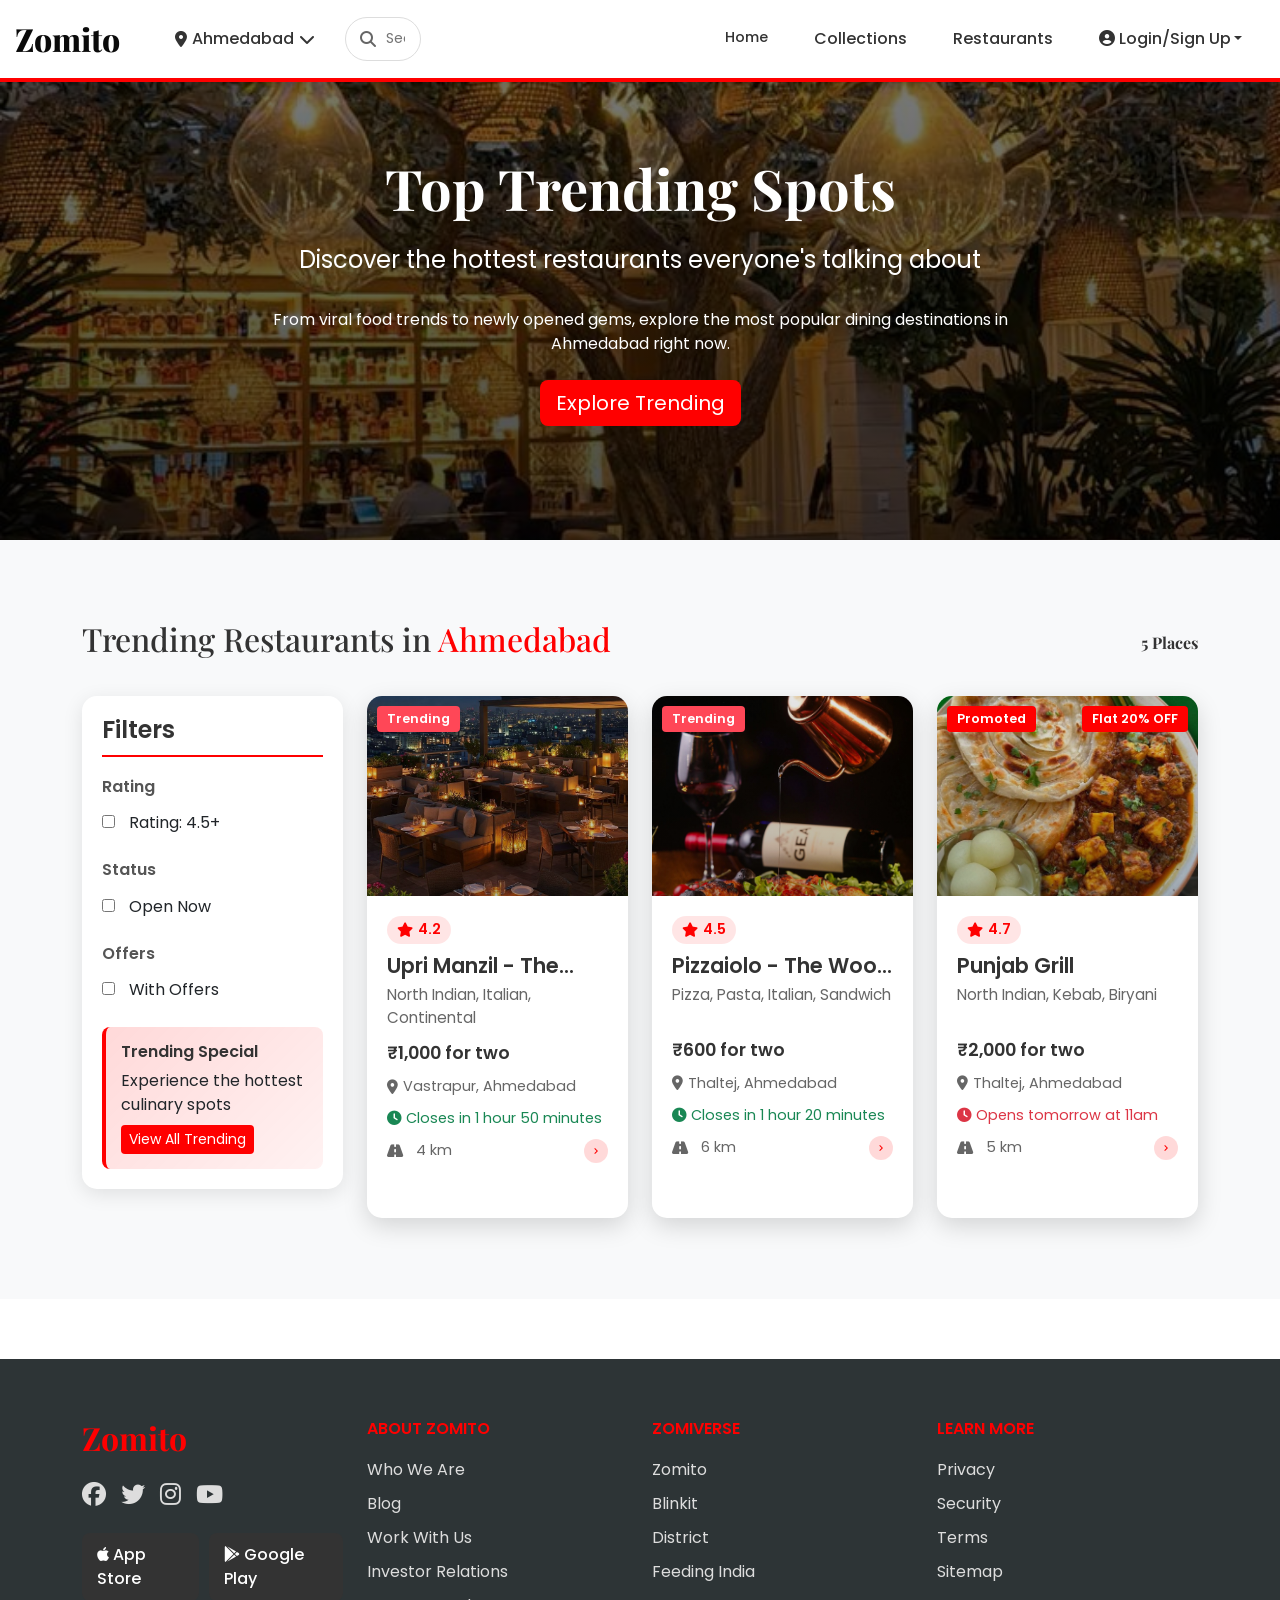
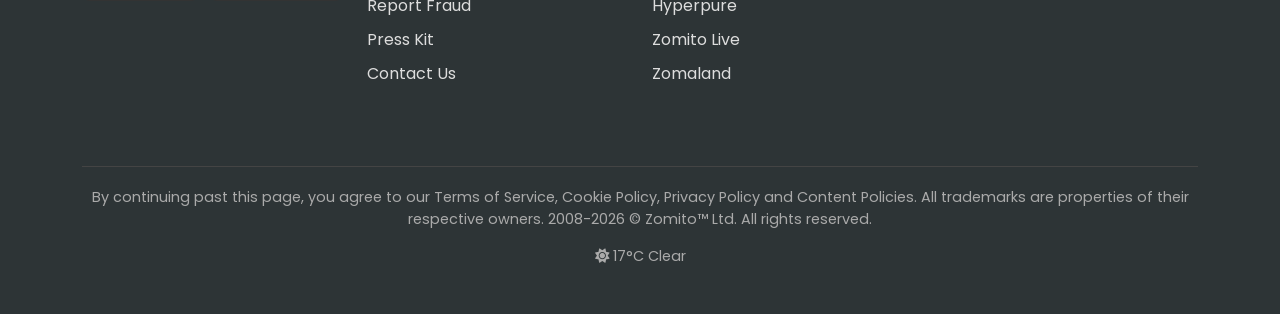
<file: eatNdeliver1/top_trending.html>
<!DOCTYPE html>
<html lang="en">

<head>
    <meta charset="UTF-8">
    <meta name="viewport" content="width=device-width, initial-scale=1.0">
    <title>Zomito - Top Trending</title>
    <!-- Bootstrap 5 CSS -->
    <link href="https://cdn.jsdelivr.net/npm/bootstrap@5.3.0-alpha1/dist/css/bootstrap.min.css" rel="stylesheet">
    <!-- Font Awesome -->
    <link rel="stylesheet" href="https://cdnjs.cloudflare.com/ajax/libs/font-awesome/6.4.0/css/all.min.css">
    <!-- Google Fonts -->
    <link
        href="https://fonts.googleapis.com/css2?family=Poppins:wght@300;400;500;600;700&family=Playfair+Display:wght@700;800&display=swap"
        rel="stylesheet">
    <style>
        /* ===== PAGE FADE-IN ANIMATION (Same as buffe.html) ===== */
        @keyframes pageFadeIn {
            from {
                opacity: 0;
            }
            to {
                opacity: 1;
            }
        }

        /* Navbar animation */
        @keyframes slideDown {
            from {
                transform: translateY(-100%);
                opacity: 0;
            }

            to {
                transform: translateY(0);
                opacity: 1;
            }
        }

        /* Navbar item popping animation */
        @keyframes popIn {
            0% {
                transform: scale(0);
                opacity: 0;
            }

            70% {
                transform: scale(1.1);
                opacity: 1;
            }

            100% {
                transform: scale(1);
                opacity: 1;
            }
        }

        /* Card fade-in animation */
        @keyframes cardFadeIn {
            from {
                opacity: 0;
                transform: translateY(20px);
            }
            to {
                opacity: 1;
                transform: translateY(0);
            }
        }

        /* Smooth scrolling */
        html {
            scroll-behavior: smooth;
        }

        body {
            margin: 0;
            font-family: 'Poppins', sans-serif;
            overflow-x: hidden;
            background-color: #fff;
            animation: pageFadeIn 0.8s ease-out; /* Same as buffe.html */
        }

        /* ===== NAVBAR FIX ===== */
        .navbar {
            animation: slideDown 0.8s ease-out;
            padding: 10px 0 !important;
            background-color: white !important;
            position: fixed;
            top: 0;
            width: 100%;
            z-index: 1000;
            box-shadow: 0 2px 10px rgba(0, 0, 0, 0.1);
            border-bottom: 4px solid rgba(255, 0, 0);
        }

        .navbar .container-fluid {
            max-width: 100%;
            padding-left: 15px !important;
            padding-right: 15px !important;
            display: flex;
            align-items: center;
        }

        .navbar-brand {
            margin-right: 20px !important;
            padding-left: 0 !important;
        }

        .navbar-brand-text {
            font-family: 'Playfair Display', serif;
            color: #0a0a0a !important;
            font-size: 2rem;
            font-weight: 800;
            margin: 0 !important;
            padding: 0 !important;
            display: inline-block;
        }

        /* User Dropdown Styles */
        .navbar .dropdown-menu {
            border: none;
            box-shadow: 0 5px 15px rgba(0, 0, 0, 0.1);
            border-radius: 8px;
            padding: 8px 0;
            min-width: 160px;
        }

        .navbar .dropdown-item {
            padding: 6px 15px;
            color: #333;
            transition: all 0.3s ease;
            font-weight: 400;
        }

        .navbar .dropdown-item:hover {
            background-color: rgba(255, 0, 0, 0.05);
            color: #ff0000;
        }

        .navbar .dropdown-toggle::after {
            margin-left: 3px;
        }

        /* Home Button in Navbar */
        .home-btn {
            margin-right: 10px;
            color: #ff0000 !important;
            font-weight: 500;
            font-size: 0.9rem;
        }

        /* Location and Search Section */
        .location-search-container {
            display: flex;
            align-items: center;
            gap: 15px;
            flex: 1;
            max-width: 600px;
            margin: 0 20px;
        }

        .location-btn {
            background: none;
            border: none;
            display: flex;
            align-items: center;
            gap: 5px;
            color: #333;
            font-weight: 500;
            padding: 8px 15px;
            border-radius: 20px;
            transition: all 0.3s ease;
            white-space: nowrap;
            position: relative;
            cursor: pointer;
        }

        .location-btn:hover {
            background-color: rgba(255, 0, 0, 0.1);
            color: #ff0000;
        }

        .location-dropdown {
            position: absolute;
            top: 100%;
            left: 0;
            background: white;
            border-radius: 10px;
            box-shadow: 0 5px 20px rgba(0, 0, 0, 0.15);
            min-width: 200px;
            z-index: 1000;
            display: none;
            overflow: hidden;
        }

        .location-btn:hover .location-dropdown {
            display: block;
        }

        .location-option {
            padding: 12px 20px;
            cursor: pointer;
            transition: all 0.2s ease;
            border-bottom: 1px solid #f0f0f0;
        }

        .location-option:hover {
            background-color: rgba(255, 0, 0, 0.1);
            color: #ff0000;
        }

        .location-option.active {
            background-color: rgba(255, 0, 0, 0.1);
            color: #ff0000;
            font-weight: 600;
        }

        .search-container {
            flex: 1;
            position: relative;
        }

        .search-input {
            width: 100%;
            padding: 10px 15px 10px 40px;
            border: 1px solid #ddd;
            border-radius: 25px;
            font-size: 0.9rem;
            transition: all 0.3s ease;
        }

        .search-input:focus {
            outline: none;
            border-color: #ff0000;
            box-shadow: 0 0 0 2px rgba(255, 0, 0, 0.1);
        }

        .search-icon {
            position: absolute;
            left: 15px;
            top: 50%;
            transform: translateY(-50%);
            color: #666;
        }

        .nav-link {
            color: #333 !important;
            font-weight: 500;
            margin: 0 15px;
            transition: color 0.3s ease;
            position: relative;
            opacity: 0;
            animation: popIn 0.5s ease-out forwards;
        }

        .nav-link:nth-child(1) {
            animation-delay: 0.2s;
        }

        .nav-link:nth-child(2) {
            animation-delay: 0.3s;
        }

        .nav-link:nth-child(3) {
            animation-delay: 0.4s;
        }

        .nav-link:hover {
            color: #ff0000 !important;
        }

        .nav-link.active {
            color: #ff0000 !important;
            font-weight: 600;
        }

        .nav-link.active::after {
            content: '';
            position: absolute;
            bottom: -5px;
            left: 0;
            width: 100%;
            height: 2px;
            background-color: #ff0000;
            border-radius: 2px;
        }

        /* ===== HERO SECTION ===== */
        .hero-section {
            padding-top: 120px;
            padding-bottom: 80px;
            text-align: center;
            background: url('images/top_trending.jpg') center/cover no-repeat;
            position: relative;
            min-height: 60vh;
            display: flex;
            align-items: center;
            animation: cardFadeIn 1s ease-out 0.3s both; /* Same as buffe.html */
        }

        .hero-overlay {
            position: absolute;
            top: 0;
            left: 0;
            right: 0;
            bottom: 0;
            background: linear-gradient(rgba(0,0,0,0.5), rgba(0,0,0,0.7));
            z-index: 1;
        }

        .hero-content {
            position: relative;
            z-index: 2;
            color: white;
            max-width: 800px;
            margin: 0 auto;
            padding: 0 20px;
        }

        .hero-title {
            font-family: 'Playfair Display', serif;
            color: white;
            font-size: 3.5rem;
            font-weight: 700;
            margin-bottom: 20px;
            opacity: 0;
            animation: cardFadeIn 0.8s ease-out 0.5s forwards; /* Same as buffe.html */
        }

        .hero-subtitle {
            font-size: 1.5rem;
            margin-bottom: 30px;
            opacity: 0;
            animation: cardFadeIn 0.8s ease-out 0.7s forwards; /* Same as buffe.html */
        }

        .hero-section p {
            opacity: 0;
            animation: cardFadeIn 0.8s ease-out 0.9s forwards; /* Same as buffe.html */
        }

        .hero-section .btn {
            opacity: 0;
            animation: cardFadeIn 0.8s ease-out 1.1s forwards; /* Same as buffe.html */
        }

        /* ===== RESTAURANTS SECTION ===== */
        .restaurants-section {
            padding: 80px 0;
            background-color: #f8f9fa;
        }

        .restaurants-title {
            font-family: 'Playfair Display', serif;
            color: #333;
            font-weight: 700;
            margin-bottom: 30px;
            display: flex;
            justify-content: space-between;
            align-items: center;
            opacity: 0;
            animation: cardFadeIn 0.8s ease-out 0.3s forwards; /* Same as buffe.html */
        }

        .city-name {
            color: #ff0000;
        }

        /* ===== FILTERS SECTION ===== */
        .filters-section {
            position: sticky;
            top: 120px;
            height: fit-content;
            z-index: 100;
            background: white;
            padding: 20px;
            border-radius: 15px;
            box-shadow: 0 5px 20px rgba(0, 0, 0, 0.1);
            margin-bottom: 30px;
            animation: cardFadeIn 0.8s ease-out 0.5s both; /* Same as buffe.html */
        }

        .filters-title {
            font-weight: 600;
            margin-bottom: 20px;
            color: #333;
            border-bottom: 2px solid #ff0000;
            padding-bottom: 10px;
        }

        .filter-group {
            margin-bottom: 25px;
        }

        .filter-group-title {
            font-weight: 600;
            margin-bottom: 15px;
            color: #555;
        }

        .filter-checkbox {
            margin-bottom: 10px;
        }

        .filter-checkbox input {
            margin-right: 10px;
        }

        .filter-checkbox label {
            cursor: pointer;
        }

        .offer-banner {
            background: linear-gradient(135deg, rgba(255, 0, 0, 0.15) 0%, rgba(255, 0, 0, 0.05) 100%);
            border-left: 4px solid #ff0000;
            padding: 15px;
            border-radius: 8px;
            margin-top: 20px;
            animation: cardFadeIn 0.8s ease-out 0.7s both; /* Same as buffe.html */
        }

        .offer-text {
            font-weight: 600;
            color: #333;
        }

        /* ===== RESTAURANT LISTINGS ===== */
        .restaurant-card {
            border-radius: 15px;
            overflow: hidden;
            box-shadow: 0 8px 25px rgba(0, 0, 0, 0.15);
            margin-bottom: 35px;
            background: white;
            transition: all 0.3s ease;
            height: 100%;
            opacity: 0;
            transform: translateY(20px);
            animation: cardFadeIn 0.5s ease-out forwards; /* Same as buffe.html */
        }

        .restaurant-card:hover {
            transform: translateY(-8px);
            box-shadow: 0 12px 35px rgba(0, 0, 0, 0.2);
        }

        .restaurant-img {
            height: 200px;
            background: linear-gradient(135deg, rgba(255, 0, 0, 0.1) 0%, rgba(255, 0, 0, 0.05) 100%);
            background-size: cover;
            background-position: center;
            display: flex;
            align-items: center;
            justify-content: center;
            color: #666;
            position: relative;
            overflow: hidden;
        }

        .restaurant-img::before {
            content: '';
            position: absolute;
            top: 0;
            left: 0;
            right: 0;
            bottom: 0;
            background: linear-gradient(to bottom, rgba(0, 0, 0, 0.1), rgba(0, 0, 0, 0.3));
            z-index: 1;
        }

        .restaurant-img img {
            width: 100%;
            height: 100%;
            object-fit: cover;
            transition: transform 0.5s ease;
        }

        .restaurant-card:hover .restaurant-img img {
            transform: scale(1.05);
        }

        .restaurant-content {
            padding: 20px;
        }

        .restaurant-name {
            font-weight: 600;
            font-size: 1.3rem;
            margin-bottom: 5px;
            color: #333;
            display: -webkit-box;
            -webkit-line-clamp: 1;
            -webkit-box-orient: vertical;
            overflow: hidden;
        }

        .restaurant-cuisine {
            color: #666;
            font-size: 0.95rem;
            margin-bottom: 10px;
            display: -webkit-box;
            -webkit-line-clamp: 2;
            -webkit-box-orient: vertical;
            overflow: hidden;
            min-height: 2.8em;
        }

        .restaurant-price {
            font-weight: 600;
            color: #333;
            margin-bottom: 10px;
            font-size: 1.1rem;
        }

        .restaurant-location {
            color: #666;
            font-size: 0.9rem;
            margin-bottom: 10px;
            display: flex;
            align-items: center;
        }

        .restaurant-location i {
            margin-right: 5px;
        }

        .restaurant-timing {
            color: #666;
            font-size: 0.9rem;
            margin-bottom: 10px;
            display: flex;
            align-items: center;
        }

        .restaurant-timing i {
            margin-right: 5px;
        }

        .restaurant-distance {
            color: #666;
            font-size: 0.9rem;
            display: flex;
            align-items: center;
            gap: 8px;
            margin-bottom: 0;
        }

        .restaurant-distance i {
            margin-right: 5px;
        }

        .restaurant-arrow {
            width: 24px;
            height: 24px;
            background-color: rgba(255, 0, 0, 0.15);
            border-radius: 50%;
            display: inline-flex;
            align-items: center;
            justify-content: center;
            transition: all 0.3s ease;
            cursor: pointer;
            flex-shrink: 0;
            margin-left: auto;
        }

        .restaurant-arrow:hover {
            background-color: #ff0000;
            transform: translateX(3px);
        }

        .restaurant-arrow svg {
            width: 12px;
            height: 12px;
            fill: #ff0000;
            transition: fill 0.3s ease;
        }

        .restaurant-arrow:hover svg {
            fill: white;
        }

        .restaurant-rating {
            display: inline-flex;
            align-items: center;
            background-color: rgba(255, 0, 0, 0.1);
            color: #ff0000;
            padding: 3px 10px;
            border-radius: 20px;
            font-weight: 600;
            font-size: 0.9rem;
            margin-bottom: 10px;
        }

        .restaurant-rating i {
            margin-right: 5px;
        }

        .promoted-badge {
            position: absolute;
            top: 10px;
            left: 10px;
            background-color: #ff0000;
            color: white;
            padding: 3px 10px;
            border-radius: 4px;
            font-size: 0.8rem;
            font-weight: 600;
            z-index: 2;
        }

        .offer-badge {
            position: absolute;
            top: 10px;
            right: 10px;
            background-color: #ff0000;
            color: white;
            padding: 3px 10px;
            border-radius: 4px;
            font-size: 0.8rem;
            font-weight: 600;
            z-index: 2;
        }

        .trending-badge {
            position: absolute;
            top: 10px;
            left: 10px;
            background-color: #ff4757;
            color: white;
            padding: 3px 10px;
            border-radius: 4px;
            font-size: 0.8rem;
            font-weight: 600;
            z-index: 2;
        }

        /* Modal Styles */
        .modal-header {
            border-bottom: 2px solid rgba(255, 0, 0, 0.3);
            background-color: #f8f9fa;
        }

        .modal-title {
            color: #333;
            font-weight: 500;
        }

        /* Booking Status Badges */
        .status-badge {
            padding: 5px 15px;
            border-radius: 20px;
            font-size: 0.85rem;
            font-weight: 600;
        }

        .status-confirmed {
            background: #d4edda;
            color: #155724;
        }

        .status-pending {
            background: #fff3cd;
            color: #856404;
        }

        .status-cancelled {
            background: #f8d7da;
            color: #721c24;
        }

        .status-completed {
            background: #d1ecf1;
            color: #0c5460;
        }

        /* ===== FOOTER ===== */
        .footer {
            background-color: #2d3436;
            color: #fff;
            padding: 60px 0 30px;
            margin-top: 60px;
            animation: cardFadeIn 0.8s ease-out 0.7s both; /* Same as buffe.html */
        }

        .footer-title {
            font-family: 'Playfair Display', serif;
            color: #ff0000;
            font-size: 2rem;
            font-weight: 700;
            margin-bottom: 20px;
        }

        .footer-section-title {
            font-weight: 600;
            margin-bottom: 20px;
            color: #ff0000;
        }

        .footer-links {
            list-style: none;
            padding: 0;
        }

        .footer-links li {
            margin-bottom: 10px;
        }

        .footer-links a {
            color: #ddd;
            text-decoration: none;
            transition: color 0.3s ease;
        }

        .footer-links a:hover {
            color: #ff0000;
        }

        .social-links {
            display: flex;
            gap: 15px;
            margin-top: 20px;
        }

        .social-links a {
            color: #ddd;
            font-size: 1.5rem;
            transition: color 0.3s ease;
        }

        .social-links a:hover {
            color: #ff0000;
        }

        .app-download {
            display: flex;
            gap: 10px;
            margin-top: 20px;
        }

        .app-btn {
            display: inline-block;
            background: #333;
            color: white;
            padding: 10px 15px;
            border-radius: 8px;
            text-decoration: none;
            font-weight: 500;
            transition: background 0.3s ease;
        }

        .app-btn:hover {
            background: #ff0000;
            color: #333;
        }

        .copyright {
            text-align: center;
            margin-top: 40px;
            padding-top: 20px;
            border-top: 1px solid #444;
            color: #aaa;
            font-size: 0.9rem;
        }

        /* ===== RESPONSIVE DESIGN ===== */
        @media (max-width: 1200px) {
            .location-search-container {
                max-width: 500px;
            }
        }

        @media (max-width: 992px) {
            .restaurants-section .col-lg-9 {
                padding-left: 0;
            }

            .filters-section {
                position: static;
                margin-bottom: 30px;
            }

            .location-search-container {
                order: 3;
                margin: 15px 0;
                max-width: 100%;
            }

            .navbar-nav {
                order: 2;
            }
            
            .hero-title {
                font-size: 2.8rem;
            }
            
            .hero-subtitle {
                font-size: 1.3rem;
            }
        }

        @media (max-width: 768px) {
            .navbar-brand-text {
                font-size: 1.5rem;
            }

            .location-btn {
                padding: 6px 10px;
                font-size: 0.9rem;
            }

            .restaurant-img {
                height: 180px;
            }
            
            .hero-title {
                font-size: 2.3rem;
            }
            
            .hero-subtitle {
                font-size: 1.2rem;
            }
            
            .hero-section {
                padding-top: 100px;
                padding-bottom: 60px;
                min-height: 50vh;
            }
        }

        @media (max-width: 576px) {
            .navbar-brand-text {
                font-size: 1.3rem;
            }

            .footer-title {
                font-size: 1.5rem;
            }

            .restaurant-card {
                margin-bottom: 20px;
            }

            .search-input {
                padding: 8px 15px 8px 35px;
                font-size: 0.85rem;
            }
            
            .hero-title {
                font-size: 1.8rem;
                margin-bottom: 15px;
            }
            
            .hero-subtitle {
                font-size: 1rem;
                margin-bottom: 20px;
            }
            
            .restaurants-title {
                flex-direction: column;
                align-items: flex-start;
                gap: 10px;
            }
            
            .restaurants-title h2 {
                font-size: 1.8rem;
            }
            
            .restaurants-section {
                padding: 60px 0;
            }
            
            .restaurant-name {
                font-size: 1.2rem;
            }
            
            .restaurant-cuisine {
                font-size: 0.9rem;
                -webkit-line-clamp: 1;
            }
        }

        @media (max-width: 400px) {
            .navbar-brand-text {
                font-size: 1.2rem;
            }
            
            .location-btn span {
                display: none;
            }
            
            .location-btn {
                padding: 6px;
            }
            
            .location-btn i.fa-map-marker-alt {
                margin-right: 0;
            }
            
            .hero-title {
                font-size: 1.6rem;
            }
        }
    </style>
</head>

<body>
    <!-- Navbar -->
    <nav class="navbar navbar-expand-lg navbar-light">
        <div class="container-fluid">
            <a class="navbar-brand" href="zomago.html">
                <span class="navbar-brand-text">Zomito</span>
            </a>

            <div class="location-search-container">
                <div class="location-btn">
                    <i class="fas fa-map-marker-alt"></i>
                    <span id="current-city">Ahmedabad</span>
                    <i class="fas fa-chevron-down"></i>
                    <div class="location-dropdown">
                        <div class="location-option active" data-city="Ahmedabad">Ahmedabad</div>
                        <div class="location-option" data-city="Delhi">Delhi</div>
                        <div class="location-option" data-city="Mumbai">Mumbai</div>
                        <div class="location-option" data-city="Jaipur">Jaipur</div>
                    </div>
                </div>
                <div class="search-container">
                    <i class="fas fa-search search-icon"></i>
                    <input type="text" class="search-input" placeholder="Search trending restaurants...">
                </div>
            </div>

            <button class="navbar-toggler" type="button" data-bs-toggle="collapse" data-bs-target="#navbarNav">
                <span class="navbar-toggler-icon"></span>
            </button>
            <div class="collapse navbar-collapse" id="navbarNav">
                <ul class="navbar-nav ms-auto">
                    <!-- Home Button -->
                    <li class="nav-item">
                        <a class="nav-link home-btn" href="index.html">Home</a>
                    </li>
                    <li class="nav-item">
                        <a class="nav-link" href="zomago.html#collections">Collections</a>
                    </li>
                    <li class="nav-item">
                        <a class="nav-link" href="#restaurants">Restaurants</a>
                    </li>
                    <!-- Booking Icon (hidden by default, shown when logged in) -->
                    <li class="nav-item" id="bookings-nav-item" style="display: none;">
                        <a class="nav-link" href="#" data-bs-toggle="modal" data-bs-target="#bookingsModal">
                            <i class="fas fa-calendar-check"></i>
                        </a>
                    </li>
                    <li class="nav-item">
                        <div class="dropdown">
                            <button class="btn btn-link nav-link dropdown-toggle" type="button" id="userDropdown" data-bs-toggle="dropdown">
                                <i class="fas fa-user-circle"></i> <span>Login/Sign Up</span>
                            </button>
                            <ul class="dropdown-menu dropdown-menu-end">
                                <li id="login-dropdown-item"><a class="dropdown-item" href="#" data-bs-toggle="modal" data-bs-target="#loginModal">Login</a></li>
                                <li id="signup-dropdown-item"><a class="dropdown-item" href="#" data-bs-toggle="modal" data-bs-target="#signupModal">Sign Up</a></li>
                                <li id="bookings-dropdown-item" style="display: none;"><a class="dropdown-item" href="#" data-bs-toggle="modal" data-bs-target="#bookingsModal">My Bookings</a></li>
                                <li id="logout-dropdown-item" style="display: none;"><a class="dropdown-item" href="#" onclick="UserSystem.logout()">Logout</a></li>
                            </ul>
                        </div>
                    </li>
                </ul>
            </div>
        </div>
    </nav>

    <!-- Hero Section -->
    <section class="hero-section">
        <div class="hero-overlay"></div>
        <div class="container">
            <div class="hero-content">
                <h1 class="hero-title">Top Trending Spots</h1>
                <p class="hero-subtitle">Discover the hottest restaurants everyone's talking about</p>
                <p class="mb-4">From viral food trends to newly opened gems, explore the most popular dining destinations in <span id="hero-city">Ahmedabad</span> right now.</p>
                <a href="#restaurants" class="btn btn-lg" style="background-color: #ff0000; color: white; border: none;">
                    Explore Trending
                </a>
            </div>
        </div>
    </section>

    <!-- Restaurants Section -->
    <section id="restaurants" class="restaurants-section">
        <div class="container">
            <div class="restaurants-title">
                <h2>Trending Restaurants in <span class="city-name" id="restaurants-city">Ahmedabad</span></h2>
                <div class="delivery-toggle">
                    <span id="delivery-mode">5 Places</span>
                </div>
            </div>

            <div class="row">
                <!-- Filters Section (Left Column) -->
                <div class="col-lg-3">
                    <div class="filters-section">
                        <h4 class="filters-title">Filters</h4>

                        <div class="filter-group">
                            <h6 class="filter-group-title">Rating</h6>
                            <div class="filter-checkbox">
                                <input type="checkbox" id="rating45">
                                <label for="rating45">Rating: 4.5+</label>
                            </div>
                        </div>

                        <div class="filter-group">
                            <h6 class="filter-group-title">Status</h6>
                            <div class="filter-checkbox">
                                <input type="checkbox" id="openNow">
                                <label for="openNow">Open Now</label>
                            </div>
                        </div>

                        <div class="filter-group">
                            <h6 class="filter-group-title">Offers</h6>
                            <div class="filter-checkbox">
                                <input type="checkbox" id="offers">
                                <label for="offers">With Offers</label>
                            </div>
                        </div>

                        <div class="offer-banner">
                            <h6 class="offer-text">Trending Special</h6>
                            <p class="mb-0">Experience the hottest culinary spots</p>
                            <button class="btn btn-sm mt-2"
                                style="background-color: #ff0000; color: white; border: none;"
                                onclick="scrollToRestaurants()">
                                View All Trending
                            </button>
                        </div>
                    </div>
                </div>

                <!-- Restaurants Section (Right Column) -->
                <div class="col-lg-9">
                    <div id="restaurants-container" class="row">
                        <!-- Trending restaurants will be loaded here by JavaScript -->
                    </div>
                </div>
            </div>
        </div>
    </section>

    <!-- Footer -->
    <footer class="footer">
        <div class="container">
            <div class="row">
                <div class="col-lg-3 col-md-6 mb-4">
                    <h3 class="footer-title">Zomito</h3>
                    <div class="social-links">
                        <a href="#"><i class="fab fa-facebook"></i></a>
                        <a href="#"><i class="fab fa-twitter"></i></a>
                        <a href="#"><i class="fab fa-instagram"></i></a>
                        <a href="#"><i class="fab fa-youtube"></i></a>
                    </div>
                    <div class="app-download">
                        <a href="#" class="app-btn">
                            <i class="fab fa-apple"></i> App Store
                        </a>
                        <a href="#" class="app-btn">
                            <i class="fab fa-google-play"></i> Google Play
                        </a>
                    </div>
                </div>
                <div class="col-lg-3 col-md-6 mb-4">
                    <h6 class="footer-section-title">ABOUT ZOMITO</h6>
                    <ul class="footer-links">
                        <li><a href="#">Who We Are</a></li>
                        <li><a href="#">Blog</a></li>
                        <li><a href="#">Work With Us</a></li>
                        <li><a href="#">Investor Relations</a></li>
                        <li><a href="#">Report Fraud</a></li>
                        <li><a href="#">Press Kit</a></li>
                        <li><a href="#">Contact Us</a></li>
                    </ul>
                </div>
                <div class="col-lg-3 col-md-6 mb-4">
                    <h6 class="footer-section-title">ZOMIVERSE</h6>
                    <ul class="footer-links">
                        <li><a href="#">Zomito</a></li>
                        <li><a href="#">Blinkit</a></li>
                        <li><a href="#">District</a></li>
                        <li><a href="#">Feeding India</a></li>
                        <li><a href="#">Hyperpure</a></li>
                        <li><a href="#">Zomito Live</a></li>
                        <li><a href="#">Zomaland</a></li>
                    </ul>
                </div>
                <div class="col-lg-3 col-md-6 mb-4">
                    <h6 class="footer-section-title">LEARN MORE</h6>
                    <ul class="footer-links">
                        <li><a href="#">Privacy</a></li>
                        <li><a href="#">Security</a></li>
                        <li><a href="#">Terms</a></li>
                        <li><a href="#">Sitemap</a></li>
                    </ul>
                </div>
            </div>
            <div class="copyright">
                <p>By continuing past this page, you agree to our Terms of Service, Cookie Policy, Privacy Policy and
                    Content Policies. All trademarks are properties of their respective owners. 2008-2026 © Zomito™ Ltd.
                    All rights reserved.</p>
                <p><i class="fas fa-sun"></i> 17°C Clear</p>
            </div>
        </div>
    </footer>

    <!-- Modals -->
    <!-- Login Modal -->
    <div class="modal fade" id="loginModal" tabindex="-1" aria-hidden="true">
        <div class="modal-dialog modal-dialog-centered">
            <div class="modal-content">
                <div class="modal-header">
                    <h5 class="modal-title">Login to Zomito</h5>
                    <button type="button" class="btn-close" data-bs-dismiss="modal"></button>
                </div>
                <div class="modal-body">
                    <form id="loginForm">
                        <div class="mb-3">
                            <label for="loginEmail" class="form-label">Email address</label>
                            <input type="email" class="form-control" id="loginEmail" required>
                        </div>
                        <div class="mb-3">
                            <label for="loginPassword" class="form-label">Password</label>
                            <input type="password" class="form-control" id="loginPassword" required>
                        </div>
                        <div class="mb-3 form-check">
                            <input type="checkbox" class="form-check-input" id="rememberMe">
                            <label class="form-check-label" for="rememberMe">Remember me</label>
                        </div>
                        <div class="d-grid gap-2">
                            <button type="submit" class="btn btn-danger">Login</button>
                        </div>
                        <div class="text-center mt-3">
                            <a href="#" class="text-decoration-none" data-bs-toggle="modal" data-bs-target="#forgotPasswordModal" data-bs-dismiss="modal">Forgot Password?</a>
                        </div>
                        <div class="text-center mt-3">
                            <span>Don't have an account? </span>
                            <a href="#" class="text-decoration-none" data-bs-toggle="modal" data-bs-target="#signupModal" data-bs-dismiss="modal">Sign Up</a>
                        </div>
                    </form>
                </div>
            </div>
        </div>
    </div>

    <!-- Sign Up Modal -->
    <div class="modal fade" id="signupModal" tabindex="-1" aria-hidden="true">
        <div class="modal-dialog modal-dialog-centered">
            <div class="modal-content">
                <div class="modal-header">
                    <h5 class="modal-title">Create Your Zomito Account</h5>
                    <button type="button" class="btn-close" data-bs-dismiss="modal"></button>
                </div>
                <div class="modal-body">
                    <form id="signupForm">
                        <div class="row">
                            <div class="col-md-6 mb-3">
                                <label for="firstName" class="form-label">First Name</label>
                                <input type="text" class="form-control" id="firstName" required>
                            </div>
                            <div class="col-md-6 mb-3">
                                <label for="lastName" class="form-label">Last Name</label>
                                <input type="text" class="form-control" id="lastName" required>
                            </div>
                        </div>
                        <div class="mb-3">
                            <label for="signupCity" class="form-label">City</label>
                            <select class="form-select" id="signupCity" required>
                                <option value="">Select your city</option>
                                <option value="Ahmedabad">Ahmedabad</option>
                                <option value="Delhi">Delhi</option>
                                <option value="Mumbai">Mumbai</option>
                                <option value="Jaipur">Jaipur</option>
                            </select>
                        </div>
                        <div class="mb-3">
                            <label for="signupEmail" class="form-label">Email address</label>
                            <input type="email" class="form-control" id="signupEmail" required>
                        </div>
                        <div class="mb-3">
                            <label for="signupPhone" class="form-label">Phone Number</label>
                            <input type="tel" class="form-control" id="signupPhone" required>
                        </div>
                        <div class="mb-3">
                            <label for="signupPassword" class="form-label">Password</label>
                            <input type="password" class="form-control" id="signupPassword" required>
                        </div>
                        <div class="d-grid gap-2">
                            <button type="submit" class="btn btn-danger">Sign Up</button>
                        </div>
                        <div class="text-center mt-3">
                            <span>Already have an account? </span>
                            <a href="#" class="text-decoration-none" data-bs-toggle="modal" data-bs-target="#loginModal" data-bs-dismiss="modal">Login</a>
                        </div>
                    </form>
                </div>
            </div>
        </div>
    </div>

    <!-- OTP Verification Modal -->
    <div class="modal fade" id="otpModal" tabindex="-1" aria-hidden="true">
        <div class="modal-dialog modal-dialog-centered">
            <div class="modal-content">
                <div class="modal-header">
                    <h5 class="modal-title">Verify Your Email</h5>
                    <button type="button" class="btn-close" data-bs-dismiss="modal"></button>
                </div>
                <div class="modal-body">
                    <p>We've sent a 6-digit OTP to your email address.</p>
                    <div class="mb-3">
                        <label for="otpInput" class="form-label">Enter OTP</label>
                        <input type="text" class="form-control text-center" id="otpInput" maxlength="6" style="font-size: 24px; letter-spacing: 10px;">
                    </div>
                    <div class="d-grid gap-2">
                        <button type="button" class="btn btn-danger" id="verifyOtpBtn">Verify OTP</button>
                    </div>
                    <div class="text-center mt-3">
                        <button type="button" class="btn btn-link" id="resendOtpBtn">Resend OTP</button>
                    </div>
                </div>
            </div>
        </div>
    </div>

    <!-- Forgot Password Modal -->
    <div class="modal fade" id="forgotPasswordModal" tabindex="-1" aria-hidden="true">
        <div class="modal-dialog modal-dialog-centered">
            <div class="modal-content">
                <div class="modal-header">
                    <h5 class="modal-title">Reset Password</h5>
                    <button type="button" class="btn-close" data-bs-dismiss="modal"></button>
                </div>
                <div class="modal-body">
                    <div id="forgotPasswordStep1">
                        <p>Enter your email address to reset your password.</p>
                        <div class="mb-3">
                            <label for="resetEmail" class="form-label">Email address</label>
                            <input type="email" class="form-control" id="resetEmail">
                        </div>
                        <div class="d-grid gap-2">
                            <button type="button" class="btn btn-danger" id="sendResetOtpBtn">Send OTP</button>
                        </div>
                    </div>
                    <div id="forgotPasswordStep2" style="display: none;">
                        <div class="mb-3">
                            <label for="resetOtp" class="form-label">Enter OTP</label>
                            <input type="text" class="form-control text-center" id="resetOtp" maxlength="6" style="font-size: 24px; letter-spacing: 10px;">
                        </div>
                        <div class="mb-3">
                            <label for="newPassword" class="form-label">New Password</label>
                            <input type="password" class="form-control" id="newPassword">
                        </div>
                        <div class="d-grid gap-2">
                            <button type="button" class="btn btn-danger" id="resetPasswordBtn">Reset Password</button>
                        </div>
                    </div>
                </div>
            </div>
        </div>
    </div>

    <!-- Coupon Modal -->
    <div class="modal fade" id="couponModal" tabindex="-1" aria-hidden="true">
        <div class="modal-dialog modal-dialog-centered">
            <div class="modal-content">
                <div class="modal-header">
                    <h5 class="modal-title">🎉 Welcome to Zomito! 🎉</h5>
                    <button type="button" class="btn-close" data-bs-dismiss="modal"></button>
                </div>
                <div class="modal-body text-center">
                    <div class="coupon-box p-4 mb-3" style="background: linear-gradient(135deg, rgba(255, 0, 0, 0.9), rgba(255, 107, 107, 0.9)); color: white; border-radius: 10px;">
                        <h3>₹100 OFF</h3>
                        <p>On your first order</p>
                        <h4 id="couponCode" class="mb-3">ZOMITO100</h4>
                        <button class="btn btn-light" onclick="copyCoupon()">
                            <i class="fas fa-copy"></i> Copy Coupon
                        </button>
                    </div>
                    <p>Your coupon has been saved to your account!</p>
                    <div class="d-grid gap-2">
                        <button type="button" class="btn btn-danger" data-bs-dismiss="modal">Start Ordering</button>
                    </div>
                </div>
            </div>
        </div>
    </div>

    <!-- Bookings Modal (Updated with history functionality) -->
    <div class="modal fade" id="bookingsModal" tabindex="-1" aria-hidden="true">
        <div class="modal-dialog modal-lg modal-dialog-centered">
            <div class="modal-content">
                <div class="modal-header">
                    <h5 class="modal-title"><i class="fas fa-calendar-check me-2"></i> My Bookings</h5>
                    <button type="button" class="btn-close" data-bs-dismiss="modal" aria-label="Close"></button>
                </div>
                <div class="modal-body">
                    <div class="d-flex justify-content-between align-items-center mb-4">
                        <div>
                            <h6 class="mb-0">Total Bookings: <span id="totalBookings">0</span></h6>
                        </div>
                        <div class="btn-group">
                            <button class="btn btn-sm btn-outline-danger active" onclick="filterBookings('all')">All</button>
                            <button class="btn btn-sm btn-outline-danger" onclick="filterBookings('upcoming')">Upcoming</button>
                            <button class="btn btn-sm btn-outline-danger" onclick="filterBookings('past')">Past</button>
                        </div>
                    </div>
                    
                    <div id="bookingsList">
                        <!-- Bookings will be populated by JS -->
                    </div>
                    
                    <div id="noBookingsMessage" class="text-center py-5" style="display: none;">
                        <i class="fas fa-calendar-times fa-3x text-muted mb-3"></i>
                        <h5>No Bookings Yet</h5>
                        <p class="text-muted mb-4">You haven't made any bookings yet.</p>
                        <button class="btn btn-danger" data-bs-dismiss="modal" onclick="scrollToRestaurants()">Book Now</button>
                    </div>
                </div>
            </div>
        </div>
    </div>

    <!-- Bootstrap JS -->
    <script src="https://cdn.jsdelivr.net/npm/bootstrap@5.3.0-alpha1/dist/js/bootstrap.bundle.min.js"></script>

    <script>
        // User Management System (Same as buffe.html)
        const UserSystem = {
            // Initialize
            init() {
                this.loadUsers();
                this.checkLoginStatus();
                this.setupEventListeners();
                
                // Load user's city preference
                const userCity = localStorage.getItem('zomito_user_city');
                if (userCity && this.currentUser) {
                    updateCity(userCity);
                }
                
                // Load bookings for modal
                this.loadBookingsModal();
            },

            // Local Storage Keys
            STORAGE_KEYS: {
                USERS: 'zomito_users',
                CURRENT_USER: 'zomito_current_user',
                COUPONS: 'zomito_coupons',
                USER_CITY: 'zomito_user_city',
                BOOKINGS: 'zomito_bookings'
            },

            // Store users data
            users: [],

            // Current user
            currentUser: null,

            // Load users from localStorage
            loadUsers() {
                const usersData = localStorage.getItem(this.STORAGE_KEYS.USERS);
                this.users = usersData ? JSON.parse(usersData) : [];
                
                const currentUserData = localStorage.getItem(this.STORAGE_KEYS.CURRENT_USER);
                this.currentUser = currentUserData ? JSON.parse(currentUserData) : null;
            },

            // Save users to localStorage
            saveUsers() {
                localStorage.setItem(this.STORAGE_KEYS.USERS, JSON.stringify(this.users));
            },

            // Generate OTP
            generateOTP() {
                return Math.floor(100000 + Math.random() * 900000).toString();
            },

            // Send OTP (simulated)
            sendOTP(email, otp) {
                console.log(`OTP sent to ${email}: ${otp}`);
                // Show OTP in a user-friendly message
                const otpMessage = `Zomito says:\nYour OTP for email ${email} is: ${otp}\n\n(In a real app, this would be sent to your email)`;
                alert(otpMessage);
                return otp;
            },

            // Sign Up
            signUp(userData) {
                // Check if user already exists
                const existingUser = this.users.find(user => user.email === userData.email);
                if (existingUser) {
                    return { success: false, message: 'Email already registered' };
                }

                // Generate OTP
                const otp = this.generateOTP();
                
                // Store user data temporarily with OTP
                userData.otp = otp;
                userData.verified = false;
                userData.createdAt = new Date().toISOString();
                
                // Save to session storage for OTP verification
                sessionStorage.setItem('temp_user', JSON.stringify(userData));
                
                // Send OTP
                this.sendOTP(userData.email, otp);
                
                return { success: true, otp: otp };
            },

            // Verify OTP and complete signup
            verifyOTPAndSignup(enteredOtp) {
                const tempUser = JSON.parse(sessionStorage.getItem('temp_user'));
                
                if (!tempUser) {
                    return { success: false, message: 'Session expired. Please sign up again.' };
                }

                if (tempUser.otp !== enteredOtp) {
                    return { success: false, message: 'Invalid OTP' };
                }

                // Remove OTP from user data
                delete tempUser.otp;
                tempUser.verified = true;
                
                // Generate coupon for first-time user
                const coupon = this.generateCoupon(tempUser.email);
                tempUser.coupons = [coupon];
                
                // Add to users array
                this.users.push(tempUser);
                this.saveUsers();
                
                // Clear temporary data
                sessionStorage.removeItem('temp_user');
                
                // Save user's city preference
                localStorage.setItem(this.STORAGE_KEYS.USER_CITY, tempUser.city);
                
                return { 
                    success: true, 
                    user: tempUser,
                    coupon: coupon
                };
            },

            // Generate coupon
            generateCoupon(email) {
                const couponCode = 'ZOMITO' + Math.floor(100 + Math.random() * 900);
                const coupon = {
                    code: couponCode,
                    amount: 100,
                    valid: true,
                    createdAt: new Date().toISOString(),
                    expiresAt: new Date(Date.now() + 30 * 24 * 60 * 60 * 1000).toISOString() // 30 days
                };
                
                // Save coupon
                let coupons = JSON.parse(localStorage.getItem(this.STORAGE_KEYS.COUPONS) || '{}');
                coupons[email] = coupons[email] || [];
                coupons[email].push(coupon);
                localStorage.setItem(this.STORAGE_KEYS.COUPONS, JSON.stringify(coupons));
                
                return coupon;
            },

            // Login
            login(email, password) {
                const user = this.users.find(u => u.email === email && u.verified);
                
                if (!user) {
                    return { success: false, message: 'User not found or not verified' };
                }

                // In a real app, you would hash the password
                // For demo, we're storing plain text (not recommended for production)
                if (user.password !== password) {
                    return { success: false, message: 'Invalid password' };
                }

                // Set as current user
                this.currentUser = user;
                localStorage.setItem(this.STORAGE_KEYS.CURRENT_USER, JSON.stringify(user));
                
                // Set user's preferred city
                localStorage.setItem(this.STORAGE_KEYS.USER_CITY, user.city);
                
                // Update UI
                this.updateUI();
                
                // Load bookings for modal
                this.loadBookingsModal();
                
                return { success: true, user: user };
            },

            // Logout
            logout() {
                this.currentUser = null;
                localStorage.removeItem(this.STORAGE_KEYS.CURRENT_USER);
                this.updateUI();
                location.reload();
            },

            // Check login status
            checkLoginStatus() {
                this.updateUI();
            },

            // Update UI based on login status
            updateUI() {
                const userDropdown = document.getElementById('userDropdown');
                const bookingsNavItem = document.getElementById('bookings-nav-item');
                const bookingsDropdownItem = document.getElementById('bookings-dropdown-item');
                const loginDropdownItem = document.getElementById('login-dropdown-item');
                const signupDropdownItem = document.getElementById('signup-dropdown-item');
                const logoutDropdownItem = document.getElementById('logout-dropdown-item');
                
                if (!userDropdown) return;

                if (this.currentUser) {
                    // User is logged in
                    userDropdown.innerHTML = `<i class="fas fa-user-circle"></i> Hi, ${this.currentUser.firstName}`;
                    
                    // Show bookings and logout, hide login/signup
                    if (bookingsNavItem) bookingsNavItem.style.display = 'block';
                    if (bookingsDropdownItem) bookingsDropdownItem.style.display = 'block';
                    if (loginDropdownItem) loginDropdownItem.style.display = 'none';
                    if (signupDropdownItem) signupDropdownItem.style.display = 'none';
                    if (logoutDropdownItem) logoutDropdownItem.style.display = 'block';
                } else {
                    // User is not logged in
                    userDropdown.innerHTML = `<i class="fas fa-user-circle"></i> Login/Sign Up`;
                    
                    // Hide bookings and logout, show login/signup
                    if (bookingsNavItem) bookingsNavItem.style.display = 'none';
                    if (bookingsDropdownItem) bookingsDropdownItem.style.display = 'none';
                    if (loginDropdownItem) loginDropdownItem.style.display = 'block';
                    if (signupDropdownItem) signupDropdownItem.style.display = 'block';
                    if (logoutDropdownItem) logoutDropdownItem.style.display = 'none';
                }
            },

            // Setup event listeners
            setupEventListeners() {
                // Sign Up Form
                document.getElementById('signupForm')?.addEventListener('submit', (e) => {
                    e.preventDefault();
                    
                    const userData = {
                        firstName: document.getElementById('firstName').value.trim(),
                        lastName: document.getElementById('lastName').value.trim(),
                        city: document.getElementById('signupCity').value,
                        email: document.getElementById('signupEmail').value.trim(),
                        phone: document.getElementById('signupPhone').value.trim(),
                        password: document.getElementById('signupPassword').value
                    };

                    const result = this.signUp(userData);
                    
                    if (result.success) {
                        // Close signup modal and open OTP modal
                        const signupModal = bootstrap.Modal.getInstance(document.getElementById('signupModal'));
                        signupModal.hide();
                        
                        const otpModal = new bootstrap.Modal(document.getElementById('otpModal'));
                        otpModal.show();
                        
                        // Clear form
                        document.getElementById('signupForm').reset();
                    } else {
                        alert(result.message);
                    }
                });

                // Verify OTP
                document.getElementById('verifyOtpBtn')?.addEventListener('click', () => {
                    const otp = document.getElementById('otpInput').value.trim();
                    
                    if (otp.length !== 6) {
                        alert('Please enter a valid 6-digit OTP');
                        return;
                    }

                    const result = this.verifyOTPAndSignup(otp);
                    
                    if (result.success) {
                        // Close OTP modal
                        const otpModal = bootstrap.Modal.getInstance(document.getElementById('otpModal'));
                        otpModal.hide();
                        
                        // Show success message and coupon
                        setTimeout(() => {
                            const couponModal = new bootstrap.Modal(document.getElementById('couponModal'));
                            couponModal.show();
                            
                            // Update UI
                            this.currentUser = result.user;
                            localStorage.setItem(this.STORAGE_KEYS.CURRENT_USER, JSON.stringify(result.user));
                            this.updateUI();
                            
                            // Update city
                            updateCity(result.user.city);
                            
                            // Update coupon code
                            document.getElementById('couponCode').textContent = result.coupon.code;
                            
                            // Load bookings for modal
                            this.loadBookingsModal();
                        }, 500);
                    } else {
                        alert(result.message);
                    }
                });

                // Resend OTP
                document.getElementById('resendOtpBtn')?.addEventListener('click', () => {
                    const tempUser = JSON.parse(sessionStorage.getItem('temp_user'));
                    if (tempUser) {
                        const newOtp = this.generateOTP();
                        tempUser.otp = newOtp;
                        sessionStorage.setItem('temp_user', JSON.stringify(tempUser));
                        this.sendOTP(tempUser.email, newOtp);
                        alert('New OTP sent!');
                    }
                });

                // Login Form
                document.getElementById('loginForm')?.addEventListener('submit', (e) => {
                    e.preventDefault();
                    
                    const email = document.getElementById('loginEmail').value.trim();
                    const password = document.getElementById('loginPassword').value;

                    const result = this.login(email, password);
                    
                    if (result.success) {
                        // Close login modal
                        const loginModal = bootstrap.Modal.getInstance(document.getElementById('loginModal'));
                        loginModal.hide();
                        
                        // Clear form
                        document.getElementById('loginForm').reset();
                        
                        // Update UI and city
                        this.updateUI();
                        updateCity(result.user.city);
                        
                        // Load bookings for modal
                        this.loadBookingsModal();
                        
                        // Show welcome message
                        setTimeout(() => {
                            alert(`Welcome back, ${result.user.firstName}!`);
                        }, 500);
                    } else {
                        alert(result.message);
                    }
                });

                // Forgot Password - Send OTP
                document.getElementById('sendResetOtpBtn')?.addEventListener('click', () => {
                    const email = document.getElementById('resetEmail').value.trim();
                    const user = this.users.find(u => u.email === email && u.verified);
                    
                    if (!user) {
                        alert('Email not found or not verified');
                        return;
                    }
                    
                    // Generate and send OTP
                    const otp = this.generateOTP();
                    sessionStorage.setItem('reset_otp', otp);
                    sessionStorage.setItem('reset_email', email);
                    
                    this.sendOTP(email, otp);
                    
                    // Show step 2
                    document.getElementById('forgotPasswordStep1').style.display = 'none';
                    document.getElementById('forgotPasswordStep2').style.display = 'block';
                });

                // Forgot Password - Reset
                document.getElementById('resetPasswordBtn')?.addEventListener('click', () => {
                    const otp = document.getElementById('resetOtp').value.trim();
                    const newPassword = document.getElementById('newPassword').value;
                    const storedOtp = sessionStorage.getItem('reset_otp');
                    const email = sessionStorage.getItem('reset_email');
                    
                    if (otp !== storedOtp) {
                        alert('Invalid OTP');
                        return;
                    }
                    
                    if (newPassword.length < 6) {
                        alert('Password must be at least 6 characters');
                        return;
                    }
                    
                    // Update password
                    const userIndex = this.users.findIndex(u => u.email === email);
                    if (userIndex !== -1) {
                        this.users[userIndex].password = newPassword;
                        this.saveUsers();
                        
                        // Clear session storage
                        sessionStorage.removeItem('reset_otp');
                        sessionStorage.removeItem('reset_email');
                        
                        // Close modal
                        const forgotModal = bootstrap.Modal.getInstance(document.getElementById('forgotPasswordModal'));
                        forgotModal.hide();
                        
                        alert('Password reset successfully! Please login with your new password.');
                    }
                });
            },

            // Load bookings for modal (from buffe.html)
            loadBookingsModal(filter = 'all') {
                if (!this.currentUser) return;
                
                const allBookings = JSON.parse(localStorage.getItem(this.STORAGE_KEYS.BOOKINGS) || '{}');
                let userBookings = allBookings[this.currentUser.email] || [];
                
                // Sort bookings by date (newest first)
                userBookings.sort((a, b) => new Date(b.createdAt) - new Date(a.createdAt));
                
                // Apply filter
                const now = new Date();
                if (filter === 'upcoming') {
                    userBookings = userBookings.filter(booking => {
                        const bookingDate = new Date(booking.bookingDateObj || booking.bookingDate);
                        return bookingDate > now;
                    });
                } else if (filter === 'past') {
                    userBookings = userBookings.filter(booking => {
                        const bookingDate = new Date(booking.bookingDateObj || booking.bookingDate);
                        return bookingDate <= now;
                    });
                }
                
                const totalBookingsEl = document.getElementById('totalBookings');
                const bookingsListEl = document.getElementById('bookingsList');
                const noBookingsMessageEl = document.getElementById('noBookingsMessage');
                
                if (!totalBookingsEl || !bookingsListEl || !noBookingsMessageEl) return;
                
                totalBookingsEl.textContent = userBookings.length;
                
                if (userBookings.length === 0) {
                    bookingsListEl.innerHTML = '';
                    noBookingsMessageEl.style.display = 'block';
                    return;
                }
                
                noBookingsMessageEl.style.display = 'none';
                
                let bookingsHtml = '';
                
                userBookings.forEach((booking, index) => {
                    const bookingDate = new Date(booking.bookingDateObj || booking.bookingDate);
                    const now = new Date();
                    const isUpcoming = bookingDate > now;
                    const isPast = bookingDate <= now;
                    
                    let status = booking.status || 'confirmed';
                    let statusClass = 'status-confirmed';
                    
                    if (isPast) {
                        status = 'completed';
                        statusClass = 'status-completed';
                    } else if (status === 'cancelled') {
                        statusClass = 'status-cancelled';
                    } else if (status === 'pending') {
                        statusClass = 'status-pending';
                    }
                    
                    bookingsHtml += `
                        <div class="booking-item card mb-3 border-0 shadow-sm">
                            <div class="card-body">
                                <div class="d-flex justify-content-between align-items-start mb-3">
                                    <div>
                                        <h6 class="mb-1">${booking.restaurantName}</h6>
                                        <span class="status-badge ${statusClass}">${status.toUpperCase()}</span>
                                    </div>
                                    <div class="text-end">
                                        <h6 class="mb-1">${booking.bookingId}</h6>
                                        <small class="text-muted">${new Date(booking.createdAt).toLocaleDateString()}</small>
                                    </div>
                                </div>
                                
                                <div class="row">
                                    <div class="col-md-6">
                                        <p class="mb-2"><strong>Date:</strong> ${booking.bookingDate}</p>
                                        <p class="mb-2"><strong>Time:</strong> ${booking.bookingTime}</p>
                                        <p class="mb-2"><strong>Guests:</strong> ${booking.guests}</p>
                                    </div>
                                    <div class="col-md-6">
                                        <p class="mb-2"><strong>Table Type:</strong> ${booking.tableType}</p>
                                        <p class="mb-2"><strong>Payment:</strong> ${booking.paymentStatus || 'Pay at restaurant'}</p>
                                        ${booking.discountApplied ? 
                                            `<p class="mb-2"><strong>Discount:</strong> <span class="text-success">${booking.discountApplied} OFF</span></p>` : ''}
                                    </div>
                                </div>
                                
                                ${booking.specialRequests ? 
                                    `<p class="mb-3"><strong>Special Requests:</strong> ${booking.specialRequests}</p>` : ''}
                                
                                ${booking.discountMessage ? 
                                    `<div class="alert alert-success p-2 mb-0">
                                        <i class="fas fa-gift me-2"></i> ${booking.discountMessage}
                                    </div>` : ''}
                                
                                ${isUpcoming && status !== 'cancelled' ? `
                                    <div class="mt-3 d-flex justify-content-end">
                                        <button class="btn btn-sm btn-outline-danger" onclick="cancelBooking('${booking.id}')">
                                            <i class="fas fa-times me-1"></i> Cancel Booking
                                        </button>
                                    </div>
                                ` : ''}
                            </div>
                        </div>
                    `;
                });
                
                bookingsListEl.innerHTML = bookingsHtml;
            },

            // Filter bookings
            filterBookings(filter) {
                this.loadBookingsModal(filter);
            },

            // Cancel booking function
            cancelBooking(bookingId) {
                if (!this.currentUser) return;
                
                if (!confirm('Are you sure you want to cancel this booking?')) return;
                
                const allBookings = JSON.parse(localStorage.getItem(this.STORAGE_KEYS.BOOKINGS) || '{}');
                const userBookings = allBookings[this.currentUser.email] || [];
                
                const updatedBookings = userBookings.map(booking => {
                    if (booking.id === bookingId) {
                        return { ...booking, status: 'cancelled' };
                    }
                    return booking;
                });
                
                allBookings[this.currentUser.email] = updatedBookings;
                localStorage.setItem(this.STORAGE_KEYS.BOOKINGS, JSON.stringify(allBookings));
                
                // Reload bookings modal
                this.loadBookingsModal();
                
                alert('Booking cancelled successfully!');
            }
        };

        // Function to navigate to restaurant details page
        function navigateToRestaurantDetails(id) {
            window.location.href = `restaurant-details.html?id=${id}`;
        }

        // Trending restaurant data - 5 from each city
        const trendingRestaurantsByCity = {
            "Ahmedabad": [
                {
                    id: 1,
                    name: "Upri Manzil - The Rooftop Restaurant",
                    cuisine: "North Indian, Italian, Continental",
                    price: "₹1,000 for two",
                    location: "Vastrapur, Ahmedabad",
                    timing: "Closes in 1 hour 50 minutes",
                    distance: "4 km",
                    rating: 4.2,
                    promoted: false,
                    offer: "",
                    image: "upir_manzil.jpg",
                    trending: true
                },
                {
                    id: 2,
                    name: "Pizzaiolo - The Wood Fired Pizza",
                    cuisine: "Pizza, Pasta, Italian, Sandwich",
                    price: "₹600 for two",
                    location: "Thaltej, Ahmedabad",
                    timing: "Closes in 1 hour 20 minutes",
                    distance: "6 km",
                    rating: 4.5,
                    promoted: false,
                    offer: "",
                    image: "pizzalio.jpg",
                    trending: true
                },
                {
                    id: 3,
                    name: "Punjab Grill",
                    cuisine: "North Indian, Kebab, Biryani",
                    price: "₹2,000 for two",
                    location: "Thaltej, Ahmedabad",
                    timing: "Opens tomorrow at 11am",
                    distance: "5 km",
                    rating: 4.7,
                    promoted: true,
                    offer: "Flat 20% OFF",
                    image: "punjabi_grill.jpg",
                    trending: true
                },
            ],
            "Delhi": [
                {
                    id: 46,
                    name: "Bukhara - ITC Maurya",
                    cuisine: "North Indian, Mughlai, Kebabs",
                    price: "₹5,000 for two",
                    location: "Chanakyapuri, Delhi",
                    timing: "Open Now",
                    distance: "8 km",
                    rating: 4.8,
                    promoted: true,
                    offer: "",
                    image: "cfe10.jpg",
                    trending: true
                },
                {
                    id: 47,
                    name: "Indian Accent",
                    cuisine: "Modern Indian, Fusion",
                    price: "₹6,000 for two",
                    location: "Lodhi Colony, Delhi",
                    timing: "Closes in 2 hours",
                    distance: "6 km",
                    rating: 4.9,
                    promoted: true,
                    offer: "",
                    image: "cfe11.jpg",
                    trending: true
                },
                {
                    id: 48,
                    name: "Karamchand - The Mughal Darbar",
                    cuisine: "North Indian, Mughlai, Kebabs",
                    price: "₹1,500 for two",
                    location: "Connaught Place, Delhi",
                    timing: "Open Now",
                    distance: "4 km",
                    rating: 4.5,
                    promoted: false,
                    offer: "",
                    image: "cfe12.jpg",
                    trending: true
                },
            ],
            "Mumbai": [
                {
                    id: 61,
                    name: "Bademiya",
                    cuisine: "Mughlai, Kebabs, Rolls",
                    price: "₹800 for two",
                    location: "Colaba, Mumbai",
                    timing: "Open Till 3 AM",
                    distance: "2 km",
                    rating: 4.5,
                    promoted: false,
                    offer: "",
                    image: "cfe19.jpg",
                    trending: true
                },
                {
                    id: 62,
                    name: "The Bombay Canteen",
                    cuisine: "Modern Indian, Regional",
                    price: "₹2,500 for two",
                    location: "Lower Parel, Mumbai",
                    timing: "Closes in 1 hour",
                    distance: "6 km",
                    rating: 4.7,
                    promoted: true,
                    offer: "Flat 15% OFF",
                    image: "cfe20.jpg",
                    trending: true
                },
                {
                    id: 63,
                    name: "Trishna",
                    cuisine: "Seafood, Coastal, Mangalorean",
                    price: "₹3,000 for two",
                    location: "Fort, Mumbai",
                    timing: "Open Now",
                    distance: "3 km",
                    rating: 4.6,
                    promoted: false,
                    offer: "",
                    image: "cfe21.jpg",
                    trending: true
                },
            ],
            "Jaipur": [
                {
                    id: 76,
                    name: "Chokhi Dhani",
                    cuisine: "Rajasthani, Traditional, Vegetarian",
                    price: "₹1,200 for two",
                    location: "Tonk Road, Jaipur",
                    timing: "Open Now",
                    distance: "12 km",
                    rating: 4.5,
                    promoted: true,
                    offer: "Cultural Experience Included",
                    image: "cfe28.jpg",
                    trending: true
                },
                {
                    id: 77,
                    name: "Laxmi Mishthan Bhandar (LMB)",
                    cuisine: "Rajasthani, Sweets, Vegetarian",
                    price: "₹600 for two",
                    location: "Johari Bazaar, Jaipur",
                    timing: "Open Now",
                    distance: "3 km",
                    rating: 4.4,
                    promoted: false,
                    offer: "",
                    image: "cfe29.jpg",
                    trending: true
                },
                {
                    id: 78,
                    name: "Tapri Central",
                    cuisine: "Indian, Cafe, Street Food",
                    price: "₹800 for two",
                    location: "C Scheme, Jaipur",
                    timing: "Closes in 2 hours",
                    distance: "4 km",
                    rating: 4.6,
                    promoted: false,
                    offer: "",
                    image: "cfe30.jpg",
                    trending: true
                },
            ]
        };

        // Function to load trending restaurants for current city
        function loadTrendingRestaurants(city) {
            const container = document.getElementById('restaurants-container');
            container.innerHTML = '';

            const restaurants = trendingRestaurantsByCity[city] || trendingRestaurantsByCity["Ahmedabad"];

            restaurants.forEach((restaurant, index) => {
                const restaurantCard = document.createElement('div');
                restaurantCard.className = 'col-lg-4 col-md-6';
                restaurantCard.style.animationDelay = `${index * 0.1}s`;

                // Determine if restaurant is open or closed
                const isOpen = !restaurant.timing.includes('tomorrow');
                const timingClass = isOpen ? 'text-success' : 'text-danger';

                restaurantCard.innerHTML = `
                    <div class="restaurant-card">
                        <div class="restaurant-img">
                            ${restaurant.trending ? '<div class="trending-badge">Trending</div>' : ''}
                            ${restaurant.promoted ? '<div class="promoted-badge">Promoted</div>' : ''}
                            ${restaurant.offer ? `<div class="offer-badge">${restaurant.offer}</div>` : ''}
                            <img src="images/${restaurant.image}" alt="${restaurant.name}" onerror="this.src='images/default-restaurant.jpg'">
                        </div>
                        <div class="restaurant-content">
                            <div class="restaurant-rating">
                                <i class="fas fa-star"></i> ${restaurant.rating}
                            </div>
                            <h5 class="restaurant-name">${restaurant.name}</h5>
                            <p class="restaurant-cuisine">${restaurant.cuisine}</p>
                            <p class="restaurant-price">${restaurant.price}</p>
                            <p class="restaurant-location">
                                <i class="fas fa-map-marker-alt"></i> ${restaurant.location}
                            </p>
                            <p class="restaurant-timing ${timingClass}">
                                <i class="fas fa-clock"></i> ${restaurant.timing}
                            </p>
                            <p class="restaurant-distance">
                                <i class="fas fa-road"></i> ${restaurant.distance}
                                <span class="restaurant-arrow" onclick="navigateToRestaurantDetails(${restaurant.id})">
                                    <svg xmlns="http://www.w3.org/2000/svg" viewBox="0 0 24 24">
                                        <path d="M8.59 16.59L13.17 12 8.59 7.41 10 6l6 6-6 6-1.41-1.41z"/>
                                    </svg>
                                </span>
                            </p>
                        </div>
                    </div>
                `;

                container.appendChild(restaurantCard);
            });
        }

        // Function to update city
        function updateCity(city) {
            document.getElementById('current-city').textContent = city;
            document.getElementById('restaurants-city').textContent = city;
            document.getElementById('hero-city').textContent = city;
            document.getElementById('delivery-mode').textContent = '5 Places';

            // Update active class in dropdown
            document.querySelectorAll('.location-option').forEach(option => {
                option.classList.remove('active');
                if (option.dataset.city === city) {
                    option.classList.add('active');
                }
            });

            // Load restaurants for the new city
            loadTrendingRestaurants(city);

            // Apply filters
            applyFilters();
        }

        // Filter functionality for trending restaurants
        function applyFilters() {
            const rating45Checked = document.getElementById('rating45').checked;
            const openNowChecked = document.getElementById('openNow').checked;
            const offersChecked = document.getElementById('offers').checked;

            const restaurantCards = document.querySelectorAll('.restaurant-card');

            restaurantCards.forEach(card => {
                let show = true;

                // Filter by rating 4.5+
                if (rating45Checked) {
                    const ratingElement = card.querySelector('.restaurant-rating');
                    const ratingText = ratingElement.textContent;
                    const rating = parseFloat(ratingText.match(/\d+(\.\d+)?/)[0]);

                    if (rating < 4.5) {
                        show = false;
                    }
                }

                // Filter by open now
                if (openNowChecked) {
                    const timingElement = card.querySelector('.restaurant-timing');
                    const timingText = timingElement.textContent;

                    if (timingText.includes('tomorrow')) {
                        show = false;
                    }
                }

                // Filter by offers
                if (offersChecked) {
                    const offerBadge = card.querySelector('.offer-badge');
                    if (!offerBadge) {
                        show = false;
                    }
                }

                // Show/hide card
                if (show) {
                    card.parentElement.style.display = 'block';
                } else {
                    card.parentElement.style.display = 'none';
                }
            });
        }

        // Scroll to restaurants section
        function scrollToRestaurants() {
            document.getElementById('restaurants').scrollIntoView({ 
                behavior: 'smooth' 
            });
        }

        // Copy coupon function
        function copyCoupon() {
            const couponCode = document.getElementById('couponCode').textContent;
            navigator.clipboard.writeText(couponCode).then(() => {
                alert(`Coupon code "${couponCode}" copied to clipboard!`);
            });
        }

        // Filter bookings function (for modal)
        function filterBookings(filter) {
            UserSystem.filterBookings(filter);
        }

        // Cancel booking function (for modal)
        function cancelBooking(bookingId) {
            UserSystem.cancelBooking(bookingId);
        }

        document.addEventListener('DOMContentLoaded', function () {
            // Initialize User System
            UserSystem.init();

            // Load initial trending restaurants
            loadTrendingRestaurants("Ahmedabad");

            // Add event listeners to filter checkboxes
            const filterCheckboxes = document.querySelectorAll('.filter-checkbox input');
            filterCheckboxes.forEach(checkbox => {
                checkbox.addEventListener('change', applyFilters);
            });

            // Apply filters initially
            applyFilters();

            // Add event listeners to city options
            document.querySelectorAll('.location-option').forEach(option => {
                option.addEventListener('click', function () {
                    const city = this.dataset.city;
                    updateCity(city);
                });
            });

            // Add smooth scroll to navigation links
            document.querySelectorAll('a[href^="#"]').forEach(anchor => {
                anchor.addEventListener('click', function (e) {
                    e.preventDefault();

                    const targetId = this.getAttribute('href');
                    if (targetId === '#') return;

                    const targetElement = document.querySelector(targetId);
                    if (targetElement) {
                        window.scrollTo({
                            top: targetElement.offsetTop - 100,
                            behavior: 'smooth'
                        });
                    }
                });
            });

            // Search functionality
            const searchInput = document.querySelector('.search-input');
            searchInput.addEventListener('input', function () {
                const searchTerm = this.value.toLowerCase();
                const restaurantCards = document.querySelectorAll('.restaurant-card');

                restaurantCards.forEach(card => {
                    const restaurantName = card.querySelector('.restaurant-name').textContent.toLowerCase();
                    const restaurantCuisine = card.querySelector('.restaurant-cuisine').textContent.toLowerCase();

                    if (restaurantName.includes(searchTerm) || restaurantCuisine.includes(searchTerm)) {
                        card.parentElement.style.display = 'block';
                    } else {
                        card.parentElement.style.display = 'none';
                    }
                });
            });

            // Animate restaurant cards on load
            const restaurantCards = document.querySelectorAll('.restaurant-card');
            restaurantCards.forEach((card, index) => {
                card.style.animationDelay = `${index * 0.1}s`;
            });

            // Handle navbar toggler for mobile
            const navbarToggler = document.querySelector('.navbar-toggler');
            const navbarNav = document.getElementById('navbarNav');
            
            navbarToggler.addEventListener('click', function() {
                navbarNav.classList.toggle('show');
            });
        });
    </script>
</body>
</html>
</file>
